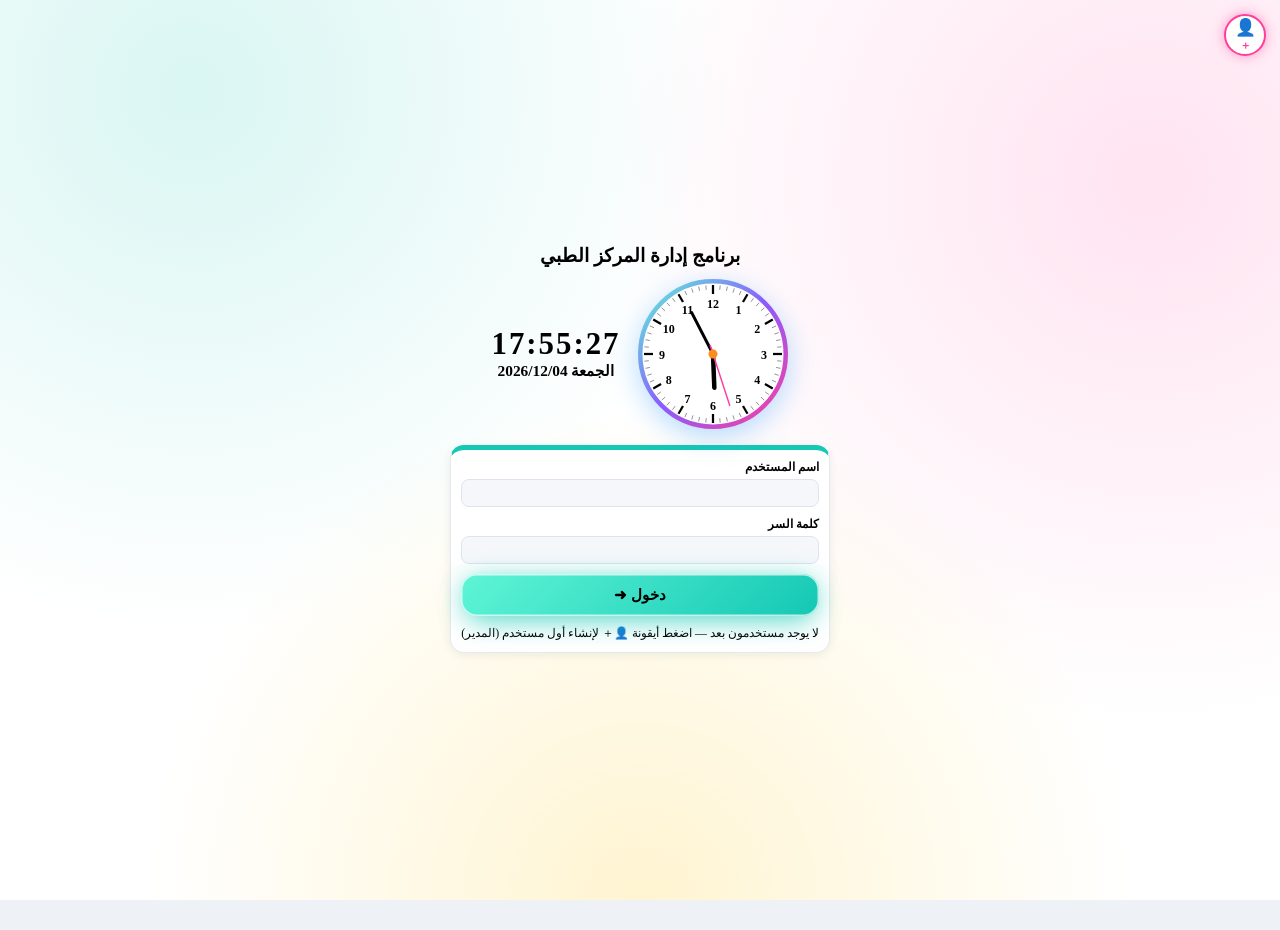
<file: medical-center/demo/index.html>
<!DOCTYPE html>
<html lang="ar" dir="rtl">
<head>
<meta charset="utf-8">
<meta name="viewport" content="width=device-width, initial-scale=1, viewport-fit=cover">
<meta name="theme-color" content="#ffffff">
<title>برنامج إدارة المركز الطبي</title>
<style>
/* برنامج إدارة المركز الطبي — واجهة إنفوجرافيك سينمائية على خلفية بيضاء، الخط Times New Roman أسود */
:root{
  --ink:#000;
  --line:#e7e9ef;
  --soft:#f6f7fb;
  --teal:#14c8b4;--teal2:#5ff5d6;
  --orange:#ff8a1f;--orange2:#ffc46b;
  --pink:#ff3d9a;--pink2:#ff9ac9;
  --violet:#8a5cff;--violet2:#c4a8ff;
  --blue:#2f9bff;--blue2:#8fd0ff;
  --gold:#ffc400;--gold2:#ffe27a;
  --red:#ff4d4d;--red2:#ff9a9a;
  --lime:#8fd91a;--lime2:#d4f56b;
  --cyan:#12c6e8;--cyan2:#7ff0ff;
}
*{box-sizing:border-box;font-family:"Times New Roman",Times,serif;color:#000}
html,body{margin:0;background:#fff;direction:rtl;font-size:17px;-webkit-text-size-adjust:100%}
body{min-height:100vh;overflow-x:hidden}
button,input,select,textarea{font:inherit;color:#000}
a{color:#000}
.hid{position:absolute;opacity:0;pointer-events:none;width:1px;height:1px}
.hidden{display:none!important}

/* ---------- ألوان الكروت ---------- */
.c-teal{--a:var(--teal2);--b:var(--teal);--g:rgba(20,200,180,.55)}
.c-orange{--a:var(--orange2);--b:var(--orange);--g:rgba(255,138,31,.55)}
.c-pink{--a:var(--pink2);--b:var(--pink);--g:rgba(255,61,154,.5)}
.c-violet{--a:var(--violet2);--b:var(--violet);--g:rgba(138,92,255,.5)}
.c-blue{--a:var(--blue2);--b:var(--blue);--g:rgba(47,155,255,.5)}
.c-gold{--a:var(--gold2);--b:var(--gold);--g:rgba(255,196,0,.55)}
.c-red{--a:var(--red2);--b:var(--red);--g:rgba(255,77,77,.5)}
.c-lime{--a:var(--lime2);--b:var(--lime);--g:rgba(143,217,26,.55)}
.c-cyan{--a:var(--cyan2);--b:var(--cyan);--g:rgba(18,198,232,.55)}

/* ---------- الكرت المضيء ---------- */
.glow{position:relative;overflow:hidden;border-radius:22px;cursor:pointer;border:0;
  background:linear-gradient(135deg,var(--a),var(--b));
  box-shadow:inset 0 0 0 1.5px rgba(255,255,255,.7),0 12px 28px -8px var(--g),0 0 26px -4px var(--g);
  animation:pulse 3.2s ease-in-out infinite alternate;
  transition:transform .25s cubic-bezier(.2,.9,.3,1.3),box-shadow .25s;
  -webkit-tap-highlight-color:transparent;text-align:center}
.glow::before{content:"";position:absolute;inset:-60% -30%;background:linear-gradient(105deg,transparent 40%,rgba(255,255,255,.55) 50%,transparent 60%);transform:translateX(-120%);animation:sheen 4.5s ease-in-out infinite}
.glow::after{content:"";position:absolute;width:140%;aspect-ratio:1;border-radius:50%;left:50%;top:50%;translate:-50% -50%;scale:0;background:rgba(255,255,255,.65);opacity:0;pointer-events:none}
.glow:hover{transform:translateY(-6px) scale(1.03);box-shadow:inset 0 0 0 1.5px rgba(255,255,255,.8),0 18px 36px -8px var(--g),0 0 40px 0 var(--g)}
.glow:active,.glow.pop{transform:scale(.93)}
.glow.pop::after{animation:ripple .45s ease-out}
@keyframes pulse{from{filter:saturate(1)}to{filter:saturate(1.25) brightness(1.04)}}
@keyframes sheen{0%,55%{transform:translateX(-120%)}100%{transform:translateX(120%)}}
@keyframes ripple{from{scale:0;opacity:.9}to{scale:1;opacity:0}}
@keyframes zoomIn{from{opacity:0;transform:scale(.94) translateY(14px)}to{opacity:1;transform:none}}
@keyframes floaty{0%,100%{transform:translateY(0)}50%{transform:translateY(-6px)}}
@keyframes spin{to{rotate:360deg}}

/* ---------- الهيكل ---------- */
#app{min-height:100vh}
.top{position:sticky;top:0;z-index:30;display:flex;align-items:center;gap:12px;padding:10px 18px;background:rgba(255,255,255,.92);backdrop-filter:blur(8px);border-bottom:3px solid transparent;border-image:linear-gradient(90deg,var(--teal),var(--blue),var(--violet),var(--pink),var(--orange),var(--gold)) 1}
.top .brand{display:flex;align-items:center;gap:10px;cursor:pointer;font-weight:bold;font-size:1.15rem}
.vbanner{background:#ffe9e9;border:1px solid #e53935;color:#c62828;font-size:.74rem;padding:4px 8px;border-radius:8px;display:flex;flex-wrap:wrap;gap:4px 14px;align-items:center}.vbanner b{color:#8e0000}
.top .brand svg,.top .brand img{width:42px;height:42px;object-fit:contain}
.top .grow{flex:1}
.top .who{font-size:.95rem;display:flex;align-items:center;gap:8px}
.top .who b{padding:2px 10px;border-radius:99px;background:linear-gradient(135deg,var(--gold2),var(--gold))}
.main{padding:18px;max-width:1500px;margin:0 auto;animation:zoomIn .35s ease-out}
h1,h2,h3{margin:.2em 0}
.pagehead{display:flex;flex-wrap:wrap;align-items:center;gap:12px;margin-bottom:14px}
.pagehead h1{font-size:1.6rem;display:flex;align-items:center;gap:10px}
.pagehead .ico{width:46px;height:46px;border-radius:14px;display:grid;place-items:center;font-size:1.5rem;background:linear-gradient(135deg,var(--a),var(--b));box-shadow:0 8px 18px -6px var(--g)}

/* ---------- أزرار ---------- */
.btn{border:0;border-radius:12px;padding:9px 18px;cursor:pointer;font-weight:bold;background:linear-gradient(135deg,var(--a,#e8ecf5),var(--b,#cfd6e6));box-shadow:0 6px 14px -6px var(--g,rgba(0,0,0,.3));transition:transform .15s,box-shadow .15s;position:relative;overflow:hidden}
.btn:hover{transform:translateY(-2px)}
.btn:active{transform:scale(.95)}
.btn:disabled{opacity:.5;cursor:wait}
.btn.sm{padding:5px 11px;font-size:.88rem;border-radius:9px}
.btn.ghost{background:#fff;box-shadow:inset 0 0 0 2px var(--b,#cfd6e6)}

/* ---------- نماذج ---------- */
.panel{background:#fff;border-radius:20px;padding:16px;margin-bottom:16px;border:1px solid var(--line);box-shadow:0 10px 30px -18px rgba(40,40,80,.45)}
.panel>h3{margin:0 0 10px;display:flex;align-items:center;gap:8px}
.panel.accent{border-top:5px solid var(--b)}
.grid{display:grid;grid-template-columns:repeat(auto-fill,minmax(230px,1fr));gap:12px}
.fld{display:flex;flex-direction:column;gap:4px;position:relative}
.fld.full{grid-column:1/-1}
.fld label{font-weight:bold;font-size:.95rem}
.fld label i{color:var(--red);font-style:normal}
.fld input,.fld select,.fld textarea,.bar input,.bar select{border:2px solid #dfe3ee;border-radius:12px;padding:9px 12px;background:#fff;width:100%;outline:0;transition:border-color .2s,box-shadow .2s}
.fld input:focus,.fld select:focus,.fld textarea:focus,.bar input:focus,.bar select:focus{border-color:var(--blue);box-shadow:0 0 0 4px rgba(47,155,255,.18)}
.fld input[readonly]{background:var(--soft);font-weight:bold}
.dt{display:flex;gap:6px}.dtb{position:relative;display:inline-flex}.dtb button{height:100%;min-width:40px}.dtb .dpk{position:absolute;inset:0;width:100%;height:100%;opacity:0;cursor:pointer;border:0;padding:0}.dtb .dpk::-webkit-calendar-picker-indicator{position:absolute;inset:0;width:100%;height:100%;cursor:pointer}.dt button{border:0;border-radius:12px;padding:0 12px;cursor:pointer;background:linear-gradient(135deg,var(--blue2),var(--blue));font-size:1.1rem}
.seg{display:flex;flex-wrap:wrap;gap:8px}
.seg button{border:2px solid #dfe3ee;background:#fff;border-radius:12px;padding:8px 16px;cursor:pointer;font-weight:bold;transition:all .2s}
.seg button.on{border-color:transparent;background:linear-gradient(135deg,var(--a),var(--b));box-shadow:0 8px 18px -8px var(--g);transform:scale(1.05)}
.imgfld{display:flex;align-items:center;gap:10px;border:2px dashed #cfd6e6;border-radius:12px;padding:8px}
.imgfld .th{width:64px;height:64px;border-radius:10px;background:var(--soft) center/cover;display:grid;place-items:center;overflow:hidden;cursor:zoom-in;font-size:1.6rem}
.imgfld .th img{width:100%;height:100%;object-fit:cover}
.actions{display:flex;gap:10px;flex-wrap:wrap;margin-top:12px}
.sub{margin-top:12px;padding:12px;border-radius:16px;background:linear-gradient(135deg,rgba(255,196,0,.14),rgba(255,138,31,.12));border:2px solid rgba(255,138,31,.4);animation:zoomIn .3s}
.sub h4{margin:0 0 8px}
.ro-big{font-size:1.25rem;font-weight:bold}

/* ---------- الاقتراحات ---------- */
.sgbox{position:absolute;z-index:80;background:#fff;border-radius:12px;border:2px solid var(--blue);box-shadow:0 14px 30px -10px rgba(0,0,0,.35);max-height:240px;overflow:auto;min-width:200px}
.sgbox div{padding:8px 12px;cursor:pointer}
.sgbox div:hover,.sgbox div.on{background:linear-gradient(90deg,var(--blue2),var(--cyan2))}

/* ---------- الجداول ---------- */
.tools,.bar{display:flex;flex-wrap:wrap;gap:10px;align-items:center;margin-bottom:12px}
.bar .seg button{padding:6px 14px}
.bar input[type=text],.bar select{width:auto;min-width:150px}
.tbl-wrap{overflow:auto;border-radius:16px;border:1px solid var(--line)}
table{border-collapse:collapse;width:100%;font-size:.95rem}
th{position:sticky;top:0;background:linear-gradient(135deg,var(--teal2),var(--blue2));padding:9px 10px;white-space:nowrap;text-align:right}
td{padding:7px 10px;border-top:1px solid var(--line);white-space:nowrap}
tbody tr:nth-child(even){background:#fafbff}
tbody tr:hover{background:#fff7e0}
tfoot td{font-weight:bold;background:linear-gradient(135deg,var(--gold2),var(--orange2));border-top:2px solid var(--orange)}
.lnk{cursor:pointer;font-weight:bold;border-bottom:2px dotted var(--violet);padding-bottom:1px}
.lnk:hover{background:var(--violet2)}
.tag{display:inline-block;padding:2px 10px;border-radius:99px;font-size:.85rem;font-weight:bold;background:linear-gradient(135deg,var(--a,#eee),var(--b,#ddd))}
.empty{padding:30px;text-align:center;opacity:.7}
.mini-img{width:34px;height:34px;border-radius:8px;object-fit:cover;cursor:zoom-in;vertical-align:middle}

/* ---------- لوحة البداية ---------- */
.kpis{display:grid;grid-template-columns:repeat(auto-fit,minmax(170px,1fr));gap:14px;margin-bottom:18px}
.kpi{padding:16px 10px;cursor:pointer}
.kpi small{display:block;font-weight:bold}
.kpi strong{display:block;font-size:1.9rem;margin-top:4px}
.sect{display:flex;align-items:center;gap:10px;margin:20px 0 10px}
.sect h2{font-size:1.3rem}
.sect::after{content:"";flex:1;height:4px;border-radius:4px;background:linear-gradient(90deg,var(--teal),var(--violet),var(--pink),transparent)}
.cards{display:grid;grid-template-columns:repeat(auto-fill,minmax(190px,1fr));gap:16px}
.tile{padding:20px 10px;min-height:128px;display:flex;flex-direction:column;align-items:center;justify-content:center;gap:6px}
.tile .ic{font-size:2.3rem;animation:floaty 3.4s ease-in-out infinite}
.tile b{font-size:1.12rem}
.tile .n{font-size:1.5rem;font-weight:bold}
.tile.clinic{align-items:stretch;text-align:right;padding:14px 16px;min-height:118px}
.tile.clinic .row{display:flex;justify-content:space-between;align-items:baseline}
.tile.clinic .meter{height:8px;border-radius:8px;background:rgba(255,255,255,.55);overflow:hidden}
.tile.clinic .meter i{display:block;height:100%;background:#000;opacity:.75;border-radius:8px;transition:width .8s}
.charts{display:grid;grid-template-columns:repeat(auto-fit,minmax(320px,1fr));gap:16px}
.legend{display:flex;flex-wrap:wrap;gap:8px 14px;margin-top:8px;font-size:.9rem}
.legend i{display:inline-block;width:12px;height:12px;border-radius:4px;margin-inline-end:5px;vertical-align:middle}
.barrow{display:grid;grid-template-columns:130px 1fr 80px;gap:8px;align-items:center;margin:6px 0}
.barrow .tr{height:16px;border-radius:10px;background:var(--soft);overflow:hidden}
.barrow .tr i{display:block;height:100%;border-radius:10px;background:linear-gradient(90deg,var(--a),var(--b));box-shadow:0 0 12px var(--g);transition:width .8s}

/* ---------- تسجيل الدخول ---------- */
.login{min-height:100vh;display:grid;place-items:center;padding:16px;
  background:radial-gradient(circle at 15% 10%,rgba(20,200,180,.16),transparent 40%),radial-gradient(circle at 90% 20%,rgba(255,61,154,.14),transparent 40%),radial-gradient(circle at 50% 100%,rgba(255,196,0,.18),transparent 45%),#fff}
.login .box{width:min(430px,100%);text-align:center;animation:zoomIn .5s}
.login .logo svg{width:110px;height:110px;animation:floaty 4s ease-in-out infinite;filter:drop-shadow(0 10px 14px rgba(255,61,154,.35))}
.login h1{font-size:1.7rem;margin:6px 0 12px}
.clockbox{display:flex;align-items:center;justify-content:center;gap:18px;margin:8px 0 16px;flex-wrap:wrap}
.clockbox svg{width:150px;height:150px;filter:drop-shadow(0 8px 14px rgba(47,155,255,.35))}
.digital{font-size:2.2rem;font-weight:bold;letter-spacing:2px;direction:ltr}
.dateline{font-size:1.1rem;font-weight:bold}
.login form{display:grid;gap:10px;text-align:right}
.login .glow.btnbig{padding:12px;font-size:1.1rem;font-weight:bold;border-radius:16px}
.linkbtn{background:none;border:0;cursor:pointer;font-weight:bold;text-decoration:underline;margin-top:10px}

/* ---------- نوافذ ---------- */
.modal{position:fixed;inset:0;z-index:100;background:rgba(20,20,40,.45);display:grid;place-items:center;padding:16px;animation:zoomIn .2s}
.modal .m{max-height:92vh;overflow:auto;background:#fff;border-radius:20px;padding:20px;max-width:min(560px,100%);box-shadow:0 30px 60px -20px rgba(0,0,0,.5);border-top:6px solid var(--violet)}
.modal .m img{max-width:100%;max-height:80vh;border-radius:12px;display:block}
.toast{position:fixed;bottom:20px;left:50%;translate:-50% 0;z-index:200;padding:12px 22px;border-radius:14px;font-weight:bold;background:linear-gradient(135deg,var(--lime2),var(--lime));box-shadow:0 14px 30px -10px rgba(0,0,0,.4);animation:zoomIn .25s}
.toast.err{background:linear-gradient(135deg,var(--red2),var(--red))}
.spinner{width:42px;height:42px;border-radius:50%;border:5px solid var(--violet2);border-top-color:var(--pink);animation:spin .8s linear infinite;margin:40px auto}
.perm-grid{display:grid;grid-template-columns:repeat(auto-fill,minmax(200px,1fr));gap:6px}
.perm-grid label{display:flex;gap:8px;align-items:center;padding:6px 10px;border-radius:10px;background:var(--soft);cursor:pointer}
.perm-grid input{width:auto}

@media(max-width:700px){html,body{font-size:16px}.main{padding:12px}.top .who span{display:none}.barrow{grid-template-columns:90px 1fr 64px}}
@media print{@page{size:A4 landscape;margin:10mm}.pagehead,#frm,form,.btn,.seg,input,select,textarea,.linkbtn,.cards,.tabs,.hint,.modal,.backdrop{display:none!important}.kpis{display:grid!important}html,body{font-size:11px}table{font-size:10px}td,th{white-space:normal}.printhead{display:block!important;text-align:center;margin-bottom:8px;border-bottom:3px solid #000}.sgbox{display:none}.top,.tools,.bar,.actions,.noprint,.toast{display:none!important}.main{padding:0;animation:none}.panel{box-shadow:none;break-inside:avoid}.glow{animation:none;box-shadow:none;border:1px solid #999}.glow::before{display:none}.tbl-wrap{overflow:visible}th{position:static}}
@media screen{.printhead{display:none}}
@media(prefers-reduced-motion:reduce){*{animation:none!important;transition:none!important}}

.newuser{position:fixed;top:14px;inset-inline-start:14px;width:42px;height:42px;border-radius:50%;border:2px solid #ff3d9a;background:#fff;font-size:1.2rem;cursor:pointer;box-shadow:0 0 12px rgba(255,61,154,.5);z-index:5}
.newuser sup{font-size:.8rem;color:#ff3d9a;font-weight:bold}
.hidden{display:none!important}

/* ---------- تصغير الشاشات والكروت ---------- */
html,body{font-size:14px}
.top{padding:6px 12px;gap:8px}.top .brand{font-size:1rem}.top .brand svg{width:32px;height:32px}.top .who{font-size:.85rem}
.main{padding:10px}
.pagehead{margin-bottom:8px;gap:8px}.pagehead h1{font-size:1.2rem;margin:0;gap:8px}.pagehead .ico{width:34px;height:34px;border-radius:10px;font-size:1.1rem}
.glow{border-radius:14px}
.btn{padding:6px 12px;border-radius:9px;font-size:.9rem}.btn.sm{padding:3px 8px;font-size:.8rem;border-radius:7px}
.panel{padding:10px;border-radius:14px;margin-bottom:10px}.panel>h3{margin:0 0 6px;font-size:1rem}
.grid{grid-template-columns:repeat(auto-fill,minmax(180px,1fr));gap:8px}
.fld label{font-size:.85rem}.fld input,.fld select,.fld textarea,.bar input,.bar select{padding:5px 8px;border-radius:8px;border-width:1.5px}
table{font-size:.85rem}th{padding:5px 7px}td{padding:4px 7px}
.kpis{grid-template-columns:repeat(auto-fit,minmax(120px,1fr));gap:8px;margin-bottom:10px}
.kpi{padding:8px 6px}.kpi small{font-size:.78rem}.kpi strong{font-size:1.2rem;margin-top:2px}
.sect{margin:12px 0 6px}.sect h2{font-size:1.05rem;margin:0}.sect::after{height:3px}
.cards{grid-template-columns:repeat(auto-fill,minmax(120px,1fr));gap:8px}
.tile{padding:8px 6px;min-height:76px;gap:3px}.tile .ic{font-size:1.5rem}.tile b{font-size:.88rem}.tile .n{font-size:1.05rem}
.tile.clinic{padding:8px 10px;min-height:72px}.tile.clinic .meter{height:5px}
.charts{grid-template-columns:repeat(auto-fit,minmax(240px,1fr));gap:8px}
.login .box{width:min(380px,100%)}.login .logo svg{width:84px;height:84px}.login h1{font-size:1.35rem}
.modal .box,.modal>div{max-width:min(560px,96vw)}
.daytot td{background:#f3f3f3;font-weight:bold}

.tile.clinic{position:relative}.tile.clinic .cdocs{display:block;font-size:.72rem;opacity:.85;margin:2px 0;line-height:1.3;max-height:2.6em;overflow:hidden}.cinfo{position:absolute;top:4px;left:6px;font-size:.8rem;background:rgba(255,255,255,.75);border-radius:50%;width:20px;height:20px;display:grid;place-items:center;cursor:pointer;line-height:1}.rowsel,.selall{width:16px;height:16px}

.cards .tile:not(.clinic){padding:4px 3px;min-height:52px;gap:1px;border-radius:11px}.cards:has(.tile:not(.clinic)){grid-template-columns:repeat(auto-fill,minmax(88px,1fr));gap:6px}.tile:not(.clinic) .ic{font-size:1.1rem;animation:none}.tile:not(.clinic) b{font-size:.74rem}.tile:not(.clinic) .n{font-size:.85rem}

/* ===== كروت صغيرة مضيئة متحركة ===== */
@keyframes glowpulse{0%{box-shadow:inset 0 0 0 1.5px rgba(255,255,255,.7),0 4px 10px -4px var(--g),0 0 8px -2px var(--g)}100%{box-shadow:inset 0 0 0 1.5px rgba(255,255,255,.9),0 6px 16px -4px var(--g),0 0 22px 2px var(--g)}}
@keyframes bob{0%,100%{transform:translateY(0)}50%{transform:translateY(-2px)}}
.kpis .kpi.glow,.cards .tile.glow:not(.clinic){animation:glowpulse 1.8s ease-in-out infinite alternate,bob 3.6s ease-in-out infinite}
.kpis{grid-template-columns:repeat(auto-fit,minmax(104px,1fr));gap:6px}
.kpis .kpi.glow{padding:5px 6px;border-radius:11px}.kpis .kpi small{font-size:.7rem}.kpis .kpi strong{font-size:1rem;margin-top:0}
.cards:has(.tile:not(.clinic)){grid-template-columns:repeat(auto-fill,minmax(84px,1fr));gap:6px}
.cards .tile.glow:not(.clinic){padding:4px 3px;min-height:48px;gap:1px;border-radius:11px;flex-direction:column}
.tile:not(.clinic) .ic{font-size:1.05rem;animation:none}.tile:not(.clinic) b{font-size:.7rem}.tile:not(.clinic) .n{font-size:.8rem}
.tile.clinic{padding:5px 8px;min-height:60px;animation:glowpulse 2s ease-in-out infinite alternate}

/* ===== شريط الأذكار والحسابات ===== */
@keyframes azkmove{from{transform:translateX(-100%)}to{transform:translateX(100vw)}}
@keyframes bgflow{0%{background-position:0 50%}100%{background-position:200% 50%}}
@keyframes dmove{from{transform:translateX(-50%)}to{transform:translateX(0)}}
.azkbar{display:flex;align-items:center;gap:6px;padding:3px 8px;color:#fff;font-size:.85rem;font-weight:bold;background:linear-gradient(90deg,#0ea5a4,#3b82f6,#8b5cf6,#ec4899,#f59e0b,#0ea5a4);background-size:200% 100%;animation:bgflow 12s linear infinite;direction:rtl}
.azkmute{border:0;background:rgba(255,255,255,.3);border-radius:50%;width:24px;height:24px;line-height:24px;padding:0;cursor:pointer;font-size:.85rem;flex:none}
.azkwrap{flex:1;overflow:hidden;white-space:nowrap;direction:ltr;position:relative;height:1.5em}
.azktxt{position:absolute;right:auto;left:0;direction:rtl;white-space:nowrap;text-shadow:0 1px 2px rgba(0,0,0,.35);will-change:transform}
.daybar{position:fixed;bottom:0;left:0;right:0;z-index:40;overflow:hidden;white-space:nowrap;padding:3px 0;color:#fff;font-size:.82rem;background:linear-gradient(90deg,#f59e0b,#ef4444,#ec4899,#8b5cf6,#3b82f6,#0ea5a4,#f59e0b);background-size:200% 100%;animation:bgflow 14s linear infinite reverse;direction:ltr}
.dtrack{display:inline-block;animation:dmove 40s linear infinite;direction:rtl}
.dchip{display:inline-block;margin:0 14px;text-shadow:0 1px 2px rgba(0,0,0,.35)}
.dchip b{background:rgba(255,255,255,.28);border-radius:8px;padding:0 6px}
.daybar:hover .dtrack{animation-play-state:paused}
#app{padding-bottom:30px}
@media print{.azkbar,.daybar{display:none!important}#app{padding-bottom:0}}


.kpis .kpi,.cards .tile{position:relative}
.cinfo2{position:absolute;top:50%;margin-top:-8px;left:2px;font-size:.7rem;line-height:1;cursor:pointer;font-style:normal;font-weight:bold;color:#333;background:rgba(255,255,255,.8);border-radius:50%;width:16px;height:16px;display:flex;align-items:center;justify-content:center;box-shadow:0 0 4px rgba(0,0,0,.25);z-index:3}
.cinfo2:hover{background:#fff;transform:scale(1.15)}
@media print{.cinfo2{display:none!important}}

.kpis .kpi.hasinfo,.cards .tile.hasinfo{padding-left:20px}

.bcode{font-family:monospace;letter-spacing:1px;font-size:.78rem}

/* ================= الشكل الجديد: قائمة جانبية داكنة + أكواد برتقالية ================= */
body{background:#eef2f7}
.shell{display:flex;align-items:flex-start;min-height:100vh}
.content{flex:1;min-width:0}
.side{width:232px;flex:none;position:sticky;top:0;height:100vh;overflow:auto;background:linear-gradient(180deg,#27384d,#1a2533);border-top:4px solid var(--orange);padding:8px 0 48px;z-index:35}
.side *{color:#fff}
.side .sbrand{display:flex;flex-direction:column;align-items:center;gap:6px;padding:12px 10px 14px;cursor:pointer;text-align:center;border-bottom:1px solid rgba(255,255,255,.12);margin-bottom:6px}
.side .sbrand svg,.side .sbrand img{width:54px;height:54px;object-fit:contain}
.side .sbrand b{font-size:1.05rem;line-height:1.3}
.side .sh{font-size:.72rem;opacity:.55;padding:12px 16px 4px;letter-spacing:.5px}
.side .si{display:flex;width:100%;gap:10px;align-items:center;padding:9px 16px;border:0;background:none;text-align:right;cursor:pointer;font-size:.95rem;transition:background .15s}
.side .si:hover{background:rgba(255,255,255,.09)}
.side .si.on{background:var(--orange);font-weight:bold}
.side .si span{width:22px;text-align:center}
.top{background:#fff;border-bottom:3px solid var(--orange);border-image:none}
.menubtn{display:none}
.panel{border-radius:14px;box-shadow:0 2px 10px rgba(30,50,80,.08)}
.pagehead h1{font-size:1.5rem}
.ringbox{display:flex;align-items:center;gap:14px}
.ring{width:74px;height:74px;border-radius:50%;background:conic-gradient(var(--orange) calc(var(--p)*1%),#e3e8ef 0);display:grid;place-items:center;position:relative}
.ring::before{content:"";position:absolute;inset:9px;background:#fff;border-radius:50%}
.ring b{position:relative;font-size:1rem}
.grid2{display:grid;grid-template-columns:repeat(2,1fr);gap:12px}.grid3{display:grid;grid-template-columns:repeat(3,1fr);gap:12px}
.chips{display:flex;flex-wrap:wrap;gap:6px;margin:6px 0}.chip{padding:3px 10px;border-radius:99px;background:#eef2f7;font-size:.9rem}
.steps3{display:flex;gap:8px;margin:6px 0}.steps3 span{flex:1;text-align:center;padding:8px;border-radius:10px;background:#eef2f7;opacity:.6}.steps3 span.on{background:#fff3e6;opacity:1;border:1px solid var(--orange)}
.num{display:inline-grid;place-items:center;width:26px;height:26px;border-radius:50%;background:var(--orange);color:#fff}
@media(max-width:900px){
  .menubtn{display:inline-block}
  .side{position:fixed;right:0;top:0;transform:translateX(100%);transition:transform .25s;box-shadow:-6px 0 20px rgba(0,0,0,.3)}
  .side.open{transform:none}
  .grid2,.grid3{grid-template-columns:1fr}
}
@media print{.side,.menubtn{display:none!important}.shell{display:block}}

</style>
</head>
<body>
<div id="app"></div>
<script>window.API_MODE='local';window.BUILD_TS=1795427947;window.SEED={"services":[{"type":"clinic","name":"عظام","price":100.0,"tax":10.0},{"type":"clinic","name":"رمد","price":100.0,"tax":10.0},{"type":"clinic","name":"باطنه وطوارئ","price":60.0,"tax":10.0},{"type":"clinic","name":"كلى والكلى الصناعية","price":100.0,"tax":10.0},{"type":"clinic","name":"جلديه","price":90.0,"tax":10.0},{"type":"clinic","name":"انف واذن","price":80.0,"tax":10.0},{"type":"clinic","name":"جهاز هضمي وكبد","price":110.0,"tax":10.0},{"type":"clinic","name":"مخ وأعصاب","price":130.0,"tax":10.0},{"type":"clinic","name":"نساء","price":100.0,"tax":10.0},{"type":"clinic","name":"تخاطب وتنمية مهارات","price":50.0,"tax":5.0},{"type":"clinic","name":"صدر","price":90.0,"tax":10.0},{"type":"clinic","name":"جراحة عامه","price":70.0,"tax":10.0},{"type":"clinic","name":"علاج طبيعى","price":50.0,"tax":10.0},{"type":"clinic","name":"مسالك بوليه","price":110.0,"tax":10.0},{"type":"clinic","name":"اسنان","price":40.0,"tax":10.0},{"type":"clinic","name":"تركيبات الاسنان","price":0,"tax":0},{"type":"clinic","name":"عمليات جراحية","price":0,"tax":0},{"type":"clinic","name":"تحاليل","price":0,"tax":0},{"type":"clinic","name":"معمل شركات","price":0,"tax":0},{"type":"clinic","name":"الحجامه","price":200.0,"tax":10.0},{"type":"clinic","name":"تخدير","price":0,"tax":0},{"type":"clinic","name":"طبيب اطفال","price":0,"tax":0},{"type":"radiology","name":"أشعة أسنان (فيلم)","price":40,"tax":0},{"type":"radiology","name":"أشعة أسنان (2 فيلم)","price":80,"tax":0},{"type":"radiology","name":"أشعة أسنان (4 أفلام)","price":160,"tax":0},{"type":"radiology","name":"أشعة عادية","price":0,"tax":0},{"type":"radiology","name":"موجات صوتية","price":250,"tax":0},{"type":"lab","name":"تحاليل","price":0,"tax":0},{"type":"lab","name":"تحاليل شركات","price":0,"tax":0},{"type":"lab","name":"معمل لاب تولاب","price":0,"tax":0},{"type":"operation","name":"عمليات جراحية","price":0,"tax":0},{"type":"operation","name":"فتح خراج","price":400,"tax":0},{"type":"operation","name":"استئصال كيس شمعي","price":450,"tax":0},{"type":"operation","name":"استئصال بواسير وشرخ شرجي","price":0,"tax":0},{"type":"operation","name":"خياطة جرح تحت مخدر موضعي","price":77,"tax":0},{"type":"operation","name":"تركيب جبيرة تحت الركبة","price":110,"tax":0},{"type":"operation","name":"جبس تحت الركبة","price":0,"tax":0},{"type":"operation","name":"طوارئ جراحة","price":0,"tax":0},{"type":"operation","name":"طوارئ عظام","price":0,"tax":0},{"type":"service","name":"كشف","price":0,"tax":0},{"type":"service","name":"استشارة","price":0,"tax":0},{"type":"service","name":"غيار","price":0,"tax":0},{"type":"service","name":"خياطة","price":0,"tax":0},{"type":"service","name":"نسبة شركات","price":0,"tax":0},{"type":"service","name":"خلع أسنان عادي (ضرس)","price":200,"tax":0},{"type":"service","name":"خلع جراحي","price":350,"tax":0},{"type":"service","name":"حشو أسنان","price":0,"tax":0},{"type":"service","name":"حشو كمبوزيت (ضرس)","price":400,"tax":0},{"type":"service","name":"حشو ليزر (ضرس)","price":400,"tax":0},{"type":"service","name":"حشو عصب (ضرس)","price":750,"tax":0},{"type":"service","name":"إزالة رواسب","price":300,"tax":0},{"type":"service","name":"طربوش بورسلين","price":1000,"tax":0},{"type":"service","name":"دعامة فايبر جلاس","price":600,"tax":0},{"type":"service","name":"علاج طبيعي (جلسة)","price":50,"tax":0},{"type":"service","name":"جلسات علاج طبيعي (6)","price":300,"tax":0},{"type":"service","name":"جلسات علاج طبيعي (12)","price":600,"tax":0},{"type":"service","name":"حجامة","price":200,"tax":0},{"type":"lab","name":"صورة دم كاملة (CBC)","price":0,"tax":0,"abbr":"CBC"},{"type":"lab","name":"سرعة الترسيب (ESR)","price":0,"tax":0,"abbr":"ESR"},{"type":"lab","name":"بروتين سي التفاعلي (CRP)","price":0,"tax":0,"abbr":"CRP"},{"type":"lab","name":"هيموجلوبين (HB)","price":0,"tax":0,"abbr":"HB"},{"type":"lab","name":"زمرة الدم وعامل ريسس (ABO/Rh)","price":0,"tax":0,"abbr":"ABO/Rh"},{"type":"lab","name":"زمن البروثرومبين (PT)","price":0,"tax":0,"abbr":"PT"},{"type":"lab","name":"زمن الثرومبوبلاستين الجزئي (PTT)","price":0,"tax":0,"abbr":"PTT"},{"type":"lab","name":"نسبة التجلط الدولية (INR)","price":0,"tax":0,"abbr":"INR"},{"type":"lab","name":"سكر صائم (FBS)","price":0,"tax":0,"abbr":"FBS"},{"type":"lab","name":"سكر فطار (2hPP)","price":0,"tax":0,"abbr":"2hPP"},{"type":"lab","name":"سكر عشوائي (RBS)","price":0,"tax":0,"abbr":"RBS"},{"type":"lab","name":"سكر تراكمي (HbA1c)","price":0,"tax":0,"abbr":"HbA1c"},{"type":"lab","name":"منحنى السكر (GTT)","price":0,"tax":0,"abbr":"GTT"},{"type":"lab","name":"وظائف كبد (LFT)","price":0,"tax":0,"abbr":"LFT"},{"type":"lab","name":"انزيم ALT (SGPT/ALT)","price":0,"tax":0,"abbr":"SGPT/ALT"},{"type":"lab","name":"انزيم AST (SGOT/AST)","price":0,"tax":0,"abbr":"SGOT/AST"},{"type":"lab","name":"فوسفاتيز قلوي (ALP)","price":0,"tax":0,"abbr":"ALP"},{"type":"lab","name":"جاما جي تي (GGT)","price":0,"tax":0,"abbr":"GGT"},{"type":"lab","name":"بيليروبين كلي ومباشر (Bil)","price":0,"tax":0,"abbr":"Bil"},{"type":"lab","name":"ألبومين (Alb)","price":0,"tax":0,"abbr":"Alb"},{"type":"lab","name":"بروتين كلي (TP)","price":0,"tax":0,"abbr":"TP"},{"type":"lab","name":"وظائف كلى (KFT)","price":0,"tax":0,"abbr":"KFT"},{"type":"lab","name":"يوريا (Urea)","price":0,"tax":0,"abbr":"Urea"},{"type":"lab","name":"كرياتينين (Creat)","price":0,"tax":0,"abbr":"Creat"},{"type":"lab","name":"حمض اليوريك (UA)","price":0,"tax":0,"abbr":"UA"},{"type":"lab","name":"صوديوم (Na)","price":0,"tax":0,"abbr":"Na"},{"type":"lab","name":"بوتاسيوم (K)","price":0,"tax":0,"abbr":"K"},{"type":"lab","name":"كالسيوم (Ca)","price":0,"tax":0,"abbr":"Ca"},{"type":"lab","name":"فوسفور (P)","price":0,"tax":0,"abbr":"P"},{"type":"lab","name":"مغنيسيوم (Mg)","price":0,"tax":0,"abbr":"Mg"},{"type":"lab","name":"حديد (Fe)","price":0,"tax":0,"abbr":"Fe"},{"type":"lab","name":"سعة ارتباط الحديد (TIBC)","price":0,"tax":0,"abbr":"TIBC"},{"type":"lab","name":"فيريتين (Ferritin)","price":0,"tax":0,"abbr":"Ferritin"},{"type":"lab","name":"دهون ثلاثية (TG)","price":0,"tax":0,"abbr":"TG"},{"type":"lab","name":"كوليسترول كلي (Chol)","price":0,"tax":0,"abbr":"Chol"},{"type":"lab","name":"كوليسترول HDL (HDL)","price":0,"tax":0,"abbr":"HDL"},{"type":"lab","name":"كوليسترول LDL (LDL)","price":0,"tax":0,"abbr":"LDL"},{"type":"lab","name":"ملف دهون كامل (Lipid Profile)","price":0,"tax":0,"abbr":"Lipid Profile"},{"type":"lab","name":"الغدة الدرقية TSH (TSH)","price":0,"tax":0,"abbr":"TSH"},{"type":"lab","name":"هرمون T3 الحر (FT3)","price":0,"tax":0,"abbr":"FT3"},{"type":"lab","name":"هرمون T4 الحر (FT4)","price":0,"tax":0,"abbr":"FT4"},{"type":"lab","name":"فيتامين د (Vit D)","price":0,"tax":0,"abbr":"Vit D"},{"type":"lab","name":"فيتامين ب12 (Vit B12)","price":0,"tax":0,"abbr":"Vit B12"},{"type":"lab","name":"حمض الفوليك (Folic)","price":0,"tax":0,"abbr":"Folic"},{"type":"lab","name":"هرمون الحليب (PRL)","price":0,"tax":0,"abbr":"PRL"},{"type":"lab","name":"هرمون FSH (FSH)","price":0,"tax":0,"abbr":"FSH"},{"type":"lab","name":"هرمون LH (LH)","price":0,"tax":0,"abbr":"LH"},{"type":"lab","name":"استراديول (E2)","price":0,"tax":0,"abbr":"E2"},{"type":"lab","name":"بروجيستيرون (PROG)","price":0,"tax":0,"abbr":"PROG"},{"type":"lab","name":"تستوستيرون (TESTO)","price":0,"tax":0,"abbr":"TESTO"},{"type":"lab","name":"هرمون الحمل الكمي (B-hCG)","price":0,"tax":0,"abbr":"B-hCG"},{"type":"lab","name":"اختبار حمل في البول (UPT)","price":0,"tax":0,"abbr":"UPT"},{"type":"lab","name":"تحليل بول كامل (Urine Analysis)","price":0,"tax":0,"abbr":"Urine Analysis"},{"type":"lab","name":"مزرعة بول (Urine C/S)","price":0,"tax":0,"abbr":"Urine C/S"},{"type":"lab","name":"تحليل براز (Stool Analysis)","price":0,"tax":0,"abbr":"Stool Analysis"},{"type":"lab","name":"مزرعة براز (Stool C/S)","price":0,"tax":0,"abbr":"Stool C/S"},{"type":"lab","name":"مسحة حلق مزرعة (Throat C/S)","price":0,"tax":0,"abbr":"Throat C/S"},{"type":"lab","name":"مزرعة دم (Blood C/S)","price":0,"tax":0,"abbr":"Blood C/S"},{"type":"lab","name":"أمصال الروماتيزم (RF)","price":0,"tax":0,"abbr":"RF"},{"type":"lab","name":"ASO (ASO)","price":0,"tax":0,"abbr":"ASO"},{"type":"lab","name":"أجسام مضادة نووية (ANA)","price":0,"tax":0,"abbr":"ANA"},{"type":"lab","name":"فيروس الكبد سي (HCV Ab)","price":0,"tax":0,"abbr":"HCV Ab"},{"type":"lab","name":"فيروس الكبد بي (HBsAg)","price":0,"tax":0,"abbr":"HBsAg"},{"type":"lab","name":"فيروس نقص المناعة (HIV)","price":0,"tax":0,"abbr":"HIV"},{"type":"lab","name":"فحص الزهري (VDRL)","price":0,"tax":0,"abbr":"VDRL"},{"type":"lab","name":"اختبار هيليكوباكتر بيلوري (H. pylori)","price":0,"tax":0,"abbr":"H. pylori"},{"type":"lab","name":"مستضد البروستاتا (PSA)","price":0,"tax":0,"abbr":"PSA"},{"type":"lab","name":"مؤشر أورام CEA (CEA)","price":0,"tax":0,"abbr":"CEA"},{"type":"lab","name":"مؤشر أورام AFP (AFP)","price":0,"tax":0,"abbr":"AFP"},{"type":"lab","name":"انزيم القلب CK-MB (CK-MB)","price":0,"tax":0,"abbr":"CK-MB"},{"type":"lab","name":"تروبونين (Troponin)","price":0,"tax":0,"abbr":"Troponin"},{"type":"lab","name":"انزيمات الباكرياس أميليز (Amylase)","price":0,"tax":0,"abbr":"Amylase"},{"type":"lab","name":"ليباز (Lipase)","price":0,"tax":0,"abbr":"Lipase"},{"type":"lab","name":"LDH (LDH)","price":0,"tax":0,"abbr":"LDH"},{"type":"lab","name":"D-Dimer (D-Dimer)","price":0,"tax":0,"abbr":"D-Dimer"},{"type":"lab","name":"تعداد الشبكيات (Retics)","price":0,"tax":0,"abbr":"Retics"},{"type":"lab","name":"عدد الصفائح (PLT)","price":0,"tax":0,"abbr":"PLT"},{"type":"lab","name":"صورة دم بالمجهر (Blood Film)","price":0,"tax":0,"abbr":"Blood Film"},{"type":"lab","name":"نسبة الأنسولين (Insulin)","price":0,"tax":0,"abbr":"Insulin"},{"type":"lab","name":"كورتيزول (Cortisol)","price":0,"tax":0,"abbr":"Cortisol"},{"type":"lab","name":"بول 24 ساعة بروتين (24h Urine Protein)","price":0,"tax":0,"abbr":"24h Urine Protein"},{"type":"lab","name":"نسبة الألبومين للكرياتينين في البول (ACR)","price":0,"tax":0,"abbr":"ACR"},{"type":"radiology","name":"أشعة صدر (Chest X-Ray)","price":0,"tax":0,"abbr":"Chest X-Ray"},{"type":"radiology","name":"أشعة بطن (Abdomen X-Ray)","price":0,"tax":0,"abbr":"Abdomen X-Ray"},{"type":"radiology","name":"أشعة عمود فقري عنقي (C-Spine X-Ray)","price":0,"tax":0,"abbr":"C-Spine X-Ray"},{"type":"radiology","name":"أشعة عمود فقري قطني (L-Spine X-Ray)","price":0,"tax":0,"abbr":"L-Spine X-Ray"},{"type":"radiology","name":"أشعة عمود فقري ظهري (D-Spine X-Ray)","price":0,"tax":0,"abbr":"D-Spine X-Ray"},{"type":"radiology","name":"أشعة حوض (Pelvis X-Ray)","price":0,"tax":0,"abbr":"Pelvis X-Ray"},{"type":"radiology","name":"أشعة ركبة (Knee X-Ray)","price":0,"tax":0,"abbr":"Knee X-Ray"},{"type":"radiology","name":"أشعة كتف (Shoulder X-Ray)","price":0,"tax":0,"abbr":"Shoulder X-Ray"},{"type":"radiology","name":"أشعة قدم (Foot X-Ray)","price":0,"tax":0,"abbr":"Foot X-Ray"},{"type":"radiology","name":"أشعة كف اليد (Hand X-Ray)","price":0,"tax":0,"abbr":"Hand X-Ray"},{"type":"radiology","name":"أشعة جيوب أنفية (PNS X-Ray)","price":0,"tax":0,"abbr":"PNS X-Ray"},{"type":"radiology","name":"أشعة أسنان بانوراما (OPG)","price":0,"tax":0,"abbr":"OPG"},{"type":"radiology","name":"موجات صوتية على البطن والحوض (US Abd & Pelvis)","price":0,"tax":0,"abbr":"US Abd & Pelvis"},{"type":"radiology","name":"موجات صوتية على الكلى والمسالك (US KUB)","price":0,"tax":0,"abbr":"US KUB"},{"type":"radiology","name":"موجات صوتية على الغدة الدرقية (US Thyroid)","price":0,"tax":0,"abbr":"US Thyroid"},{"type":"radiology","name":"موجات صوتية على الثدي (US Breast)","price":0,"tax":0,"abbr":"US Breast"},{"type":"radiology","name":"موجات صوتية على الحوض (US Pelvis)","price":0,"tax":0,"abbr":"US Pelvis"},{"type":"radiology","name":"موجات صوتية على البروستاتا (US Prostate)","price":0,"tax":0,"abbr":"US Prostate"},{"type":"radiology","name":"موجات صوتية على الرقبة (US Neck)","price":0,"tax":0,"abbr":"US Neck"},{"type":"radiology","name":"موجات صوتية دوبلر على الأوردة (Venous Doppler)","price":0,"tax":0,"abbr":"Venous Doppler"},{"type":"radiology","name":"موجات صوتية دوبلر على الشرايين (Arterial Doppler)","price":0,"tax":0,"abbr":"Arterial Doppler"},{"type":"radiology","name":"متابعة حمل بالموجات الصوتية (Obstetric US)","price":0,"tax":0,"abbr":"Obstetric US"},{"type":"radiology","name":"موجات صوتية على الخصية (US Scrotum)","price":0,"tax":0,"abbr":"US Scrotum"},{"type":"radiology","name":"موجات صوتية على الأنسجة الرخوة (US Soft Tissue)","price":0,"tax":0,"abbr":"US Soft Tissue"},{"type":"radiology","name":"موجات صوتية على المفاصل (MSK US)","price":0,"tax":0,"abbr":"MSK US"},{"type":"radiology","name":"رسم قلب (ECG)","price":0,"tax":0,"abbr":"ECG"},{"type":"radiology","name":"إيكو على القلب (Echo)","price":0,"tax":0,"abbr":"Echo"},{"type":"radiology","name":"رسم عصب (NCV)","price":0,"tax":0,"abbr":"NCV"},{"type":"radiology","name":"رسم عضلات (EMG)","price":0,"tax":0,"abbr":"EMG"},{"type":"radiology","name":"رسم مخ (EEG)","price":0,"tax":0,"abbr":"EEG"},{"type":"radiology","name":"أشعة مقطعية على المخ (CT Brain)","price":0,"tax":0,"abbr":"CT Brain"},{"type":"radiology","name":"أشعة مقطعية على الصدر (CT Chest)","price":0,"tax":0,"abbr":"CT Chest"},{"type":"radiology","name":"أشعة مقطعية على البطن والحوض (CT Abd & Pelvis)","price":0,"tax":0,"abbr":"CT Abd & Pelvis"},{"type":"radiology","name":"أشعة مقطعية على الجيوب الأنفية (CT PNS)","price":0,"tax":0,"abbr":"CT PNS"},{"type":"radiology","name":"أشعة مقطعية على العمود الفقري القطني (CT L-Spine)","price":0,"tax":0,"abbr":"CT L-Spine"},{"type":"radiology","name":"أشعة رنين مغناطيسي على المخ (MRI Brain)","price":0,"tax":0,"abbr":"MRI Brain"},{"type":"radiology","name":"أشعة رنين على العمود الفقري القطني (MRI L-Spine)","price":0,"tax":0,"abbr":"MRI L-Spine"},{"type":"radiology","name":"أشعة رنين على العمود الفقري العنقي (MRI C-Spine)","price":0,"tax":0,"abbr":"MRI C-Spine"},{"type":"radiology","name":"أشعة رنين على الركبة (MRI Knee)","price":0,"tax":0,"abbr":"MRI Knee"},{"type":"radiology","name":"أشعة رنين على الكتف (MRI Shoulder)","price":0,"tax":0,"abbr":"MRI Shoulder"},{"type":"radiology","name":"أشعة ماموجرام (Mammography)","price":0,"tax":0,"abbr":"Mammography"},{"type":"radiology","name":"قياس كثافة العظام (DEXA)","price":0,"tax":0,"abbr":"DEXA"},{"type":"radiology","name":"أشعة بالصبغة على المسالك (IVU)","price":0,"tax":0,"abbr":"IVU"},{"type":"radiology","name":"أشعة بالصبغة على الرحم (HSG)","price":0,"tax":0,"abbr":"HSG"},{"type":"radiology","name":"أشعة بالصبغة على المريء والمعدة (Barium Swallow/Meal)","price":0,"tax":0,"abbr":"Barium Swallow/Meal"}],"doctors":[{"name":"عبدالغنى احمد","clinic":"جراحة عامه","percent":60.0,"fixed":200.0,"opPercent":0},{"name":"ياسر طه","clinic":"تخدير","percent":100.0,"fixed":0,"opPercent":0},{"name":"ايه رأفت","clinic":"اسنان","percent":40.0,"fixed":0,"opPercent":0},{"name":"كامل ربيع","clinic":"تحاليل","percent":0,"fixed":0,"opPercent":0},{"name":"عمر محمود","clinic":"اسنان","percent":40.0,"fixed":0,"opPercent":0},{"name":"اسماء محمد","clinic":"نساء","percent":60.0,"fixed":0,"opPercent":0},{"name":"احمد عبدالحميد","clinic":"عظام","percent":60.0,"fixed":200.0,"opPercent":0},{"name":"اسلام السيد","clinic":"باطنه وطوارئ","percent":50.0,"fixed":500.0,"opPercent":0},{"name":"محمد صلاح","clinic":"علاج طبيعى","percent":50.0,"fixed":0,"opPercent":0},{"name":"كريم مشالى","clinic":"اسنان","percent":50.0,"fixed":0,"opPercent":0},{"name":"حسنى جمال","clinic":"طبيب اطفال","percent":100.0,"fixed":0,"opPercent":0},{"name":"محمد الجمل","clinic":"عظام","percent":70.0,"fixed":100.0,"opPercent":0},{"name":"محمد شاكر","clinic":"اسنان","percent":40.0,"fixed":0,"opPercent":0},{"name":"محمد طه","clinic":"جهاز هضمي وكبد","percent":50.0,"fixed":200.0,"opPercent":0},{"name":"ندى عادل","clinic":"اسنان","percent":40.0,"fixed":0,"opPercent":0},{"name":"اشرف الالفى","clinic":"باطنه وطوارئ","percent":50.0,"fixed":500.0,"opPercent":0},{"name":"جمال الخولى","clinic":"مسالك بوليه","percent":60.0,"fixed":0,"opPercent":0},{"name":"محمد عباس","clinic":"رمد","percent":60.0,"fixed":0,"opPercent":0},{"name":"منصور مهدى","clinic":"صدر","percent":60.0,"fixed":200.0,"opPercent":0},{"name":"احمد اشرف","clinic":"باطنه وطوارئ","percent":50.0,"fixed":500.0,"opPercent":0},{"name":"عاطف حسن","clinic":"كلى والكلى الصناعية","percent":60.0,"fixed":0,"opPercent":0},{"name":"هانم عبدالفتاح الدموكي","clinic":"تخاطب وتنمية مهارات","percent":50.0,"fixed":0,"opPercent":0},{"name":"اسماء محمد","clinic":"عمليات جراحية","percent":60.0,"fixed":0,"opPercent":0},{"name":"يارا بهاء","clinic":"جلديه","percent":60.0,"fixed":200.0,"opPercent":0},{"name":"جمال هنداوى","clinic":"اسنان","percent":40.0,"fixed":0,"opPercent":0},{"name":"على محجوب","clinic":"انف واذن","percent":60.0,"fixed":0,"opPercent":0},{"name":"علاء الدين محمود","clinic":"مخ وأعصاب","percent":60.0,"fixed":0,"opPercent":0},{"name":"محمد ايمن","clinic":"باطنه وطوارئ","percent":50.0,"fixed":500.0,"opPercent":0},{"name":"على محجوب","clinic":"عمليات جراحية","percent":45.0,"fixed":0,"opPercent":0},{"name":"عبدالغنى احمد","clinic":"عمليات جراحية","percent":60.0,"fixed":0,"opPercent":0},{"name":"محمد صلاح","clinic":"الحجامه","percent":0,"fixed":0,"opPercent":0},{"name":"اميره بهاء","clinic":"رمد","percent":60.0,"fixed":200.0,"opPercent":0},{"name":"عبدالرحمن على","clinic":"جلديه","percent":60.0,"fixed":200.0,"opPercent":0},{"name":"سوسن محمود","clinic":"نساء","percent":50.0,"fixed":0,"opPercent":0}],"companies":[{"name":"AXA","fee":160.0},{"name":"الاهلى للخدمات الطبية","fee":100.0},{"name":"DMS","fee":175.0},{"name":"Careplus","fee":180.0},{"name":"المشرق","fee":150.0},{"name":"EGYMED","fee":200.0},{"name":"SMART","fee":160.0},{"name":"Nextcare","fee":140.0}],"staff":[{"name":"حماده حسن محمود"},{"name":"سعد سعيد ناجي"},{"name":"احمد عبدالسلام"},{"name":"منى عبدالعزيز عبد الوهاب"},{"name":"عواطف علي عبدالعظيم"},{"name":"ايمان فؤاد علي"},{"name":"هبه محمود رمضان"},{"name":"فاطمه فتحي عبد الوارث"}],"expenseCats":["مصاريف متنوعة","زيت","مصاريف تشغيل","مصاريف نقل","تجهيزات طبيه وأخرى","بنزين","مكأفات","مكأفات عمليات","بوفية","مصروفات محطة المياه","صيانه","تراخيص ورسوم وكارتات وجراج","جاز","مصروفات المصعد","رسوم تراخيص طبيه","انتقالات","مصروفات نقل","اتصالات وتليفون وانترنت","دعايا","مطبوعات","أدوات كتابيه","سباكه","نثريات وإكراميات ومصروفات أخرى","بوفيه","بدل ضيافه","مصروفات نظافه","كهرباء","نجاره ودهانات","اجهزة كهربائيه","إيصالات كهرباء","إيصال مياه","إيصال ضرائب","صيانة أجهزه طبيه","معمل لاب تولاب","مستلزمات معمل","تركيبات أسنان","مستلزمات أسنان","مستلزمات طبيه وأدويه","مرتبات الموظفين والعمال","اجور الأطباء والتمريض","مكافآت","بدلات","حوافز","مصروفات التأمين الصحي","الرد النقدي"]};</script>
<script>
/* طبقة الاتصال: php | gas | local (تجريبي داخل المتصفح)
   نفس الأوامر تعمل في الثلاثة: status, register, login, me, logout, list, save, delete, upload, file */
(function(){
'use strict';
const MODE = window.API_MODE || 'php';
let token = null;
try { token = sessionStorage.getItem('mc_token'); } catch(e){}

/* آخر رابط خادم: يُقرأ تلقائياً من ملف server.json في المستودع (فإذا تغيّر رابط النشر يكفي تعديل الملف دون إعادة بناء التطبيق) */
const CFG_URL = 'https://raw.githubusercontent.com/asalam4a-hue/medical-system/main/medical-center/server.json';
const GAS_RE = /^https:\/\/script\.google\.com\/macros\/s\/[A-Za-z0-9_-]+\/exec$/;
let cfgDone = null;
function ensureUrl() {
  if (cfgDone) return cfgDone;
  return cfgDone = (async () => {
    const userUrl = () => { try { const u = localStorage.getItem('mc_url_user'); return u && GAS_RE.test(u) ? u : ''; } catch (e) { return ''; } };
    if (MODE === 'php' && userUrl()) { window.API_URL = userUrl(); return; }   /* رابط يحدده المستخدم له الأولوية على server.json */
    if (!window.API_URL || MODE !== 'php') return;
    try { const c = localStorage.getItem('mc_url'); if (c && GAS_RE.test(c)) window.API_URL = c; } catch (e) {}
    try {
      let txt;
      if (window.AndroidBridge && window.AndroidBridge.httpPost) {
        txt = await new Promise((ok, no) => { const id = rid(); window.__nat = window.__nat || {}; window.__nativeCb = (i, st, tx) => { const f = window.__nat[i]; if (f) { delete window.__nat[i]; f(st, tx); } }; window.__nat[id] = (st, tx) => ok(tx); setTimeout(() => no(new Error('t')), 5000); window.AndroidBridge.httpPost(id, CFG_URL + '?t=' + Date.now(), ''); });
      } else {
        const ctl = new AbortController(), to = setTimeout(() => ctl.abort(), 4000);
        txt = await (await fetch(CFG_URL + '?t=' + Date.now(), {signal: ctl.signal, cache: 'no-store'})).text(); clearTimeout(to);
      }
      const u = JSON.parse(txt).url;
      if (GAS_RE.test(u)) { window.API_URL = u; try { localStorage.setItem('mc_url', u); } catch (e) {} }
    } catch (e) {}
  })();
}
const WRITES = new Set(['bulk_save','sync_sheets','save','delete','upload','restore','reset','resetvisits','master_save','master_restore','settings_save']);
async function call(action, payload){
  const body = Object.assign({action, token, client: window.AndroidBridge ? 'الأندرويد' : 'الويب'}, payload||{});
  let res;
  if (MODE === 'gas') {
    const txt = await new Promise((ok, fail) => {
      google.script.run.withSuccessHandler(ok).withFailureHandler(e => fail(new Error((e && e.message) || String(e)))).handle(JSON.stringify(body));
    });
    res = JSON.parse(txt);
  } else if (MODE === 'local') {
    res = await Local.handle(JSON.parse(JSON.stringify(body)));
  } else {
    await ensureUrl();
    const direct = server(), isGas = /^https:\/\/script\.google(usercontent)?\.com\//.test(direct);
    const post = async (url, gas) => {
      const r = await fetch(url, {method: 'POST', redirect: 'follow', headers: {'Content-Type': gas ? 'text/plain;charset=utf-8' : 'application/json'}, body: JSON.stringify(body)});
      const t = await r.text(); let j; try { j = JSON.parse(t); } catch (e) { throw new Error('استجابة غير صالحة (' + (r.status || '') + ') — ' + (/<html|<!doctype/i.test(t) ? 'جوجل أعاد صفحة وليس بيانات: تأكد أن النشر "أي شخص" وأنه إصدار جديد' : t.slice(0, 80))); }
      if (j && j.error === 'كيان غير معروف') j.error = 'الخادم المنشور قديم ولا يعرف هذا القسم (الحجوزات) — الصق Code.gs الجديد في Google Apps Script ثم: نشر ← إدارة عمليات النشر ← ✏ ← إصدار جديد';
      if (j && j.error === 'أمر غير معروف') j.error = 'الخادم المنشور قديم ولا يدعم هذا الأمر — حدّث ملف الخادم (Code.gs في Google أو api.php في الاستضافة) ثم انشر نسخة جديدة';
      return j;
    };
    const native = !!(window.AndroidBridge && window.AndroidBridge.httpPost);
    const nativePost = url => new Promise((ok, no) => {
      const id = rid(); window.__nat = window.__nat || {};
      window.__nativeCb = (i, st, tx) => { const f = window.__nat[i]; if (f) { delete window.__nat[i]; f(st, tx); } };
      const to = setTimeout(() => { delete window.__nat[id]; no(new Error('انتهت المهلة')); }, 75000);
      window.__nat[id] = (st, tx) => { clearTimeout(to); let j; try { j = JSON.parse(tx); } catch (e) { return no(new Error('HTTP ' + st + ' — ' + (/<html|<!doctype/i.test(tx) ? 'جوجل أعاد صفحة وليس بيانات: النشر غير عام أو رابط/إصدار خاطئ' : String(tx).slice(0, 120)))); } ok(j); };
      window.AndroidBridge.httpPost(id, url, JSON.stringify(body));
    });
    if (!isGas) res = await post(direct, false);
    else {
      /* مساران إلى نفس الخادم (جوجل شيت): مباشر من المتصفح، أو عبر api.php على الاستضافة. يُحفظ المسار الذي نجح. */
      let good = ''; try { good = localStorage.getItem('mc_route') || ''; } catch (e) {}
      const routes = native ? ['native'] : (good === 'proxy' ? ['proxy', 'direct'] : ['direct', 'proxy']);
      const safeToRetry = !WRITES.has(action) || !good;
      const errs = [];
      for (const rt of routes) {
        if (errs.length && !safeToRetry) break;
        try { res = rt === 'native' ? await nativePost(direct) : rt === 'direct' ? await post(direct, true) : await post('api.php', false); try { localStorage.setItem('mc_route', rt); } catch (e) {} break; }
        catch (e) { errs.push((rt === 'native' ? 'اتصال التطبيق بجوجل' : rt === 'direct' ? 'مباشر من جوجل' : 'عبر الاستضافة') + ': ' + (e.message || e)); }
      }
      if (!res) throw new Error('تعذر الاتصال بالخادم — ' + errs.join(' | '));
      if (res.error && errs.length) res.error = /الاستضافة لا تستطيع الوصول/.test(res.error) ? 'الاستضافة المجانية تمنع الاتصال بجوجل، والاتصال المباشر من المتصفح فشل أيضاً (' + errs[0] + '). افتح رابط سكريبت جوجل مباشرة بدل رابط الاستضافة.' : res.error + ' (' + errs[0] + ')';
    }
  }
  if (res.error) { const e = new Error(res.error); e.code = res.code; throw e; }
  return res;
}
function server(){ if (window.API_URL) return window.API_URL; let u = ''; try { u = localStorage.getItem('mc_server') || ''; } catch(e){} return u || 'api.php'; }
function setServer(u){ try { u ? localStorage.setItem('mc_server', u) : localStorage.removeItem('mc_server'); } catch(e){} setToken(null); }
function setToken(t){ token = t; try { t ? sessionStorage.setItem('mc_token', t) : sessionStorage.removeItem('mc_token'); } catch(e){} }
async function diag() {
  await ensureUrl(); const out = [], body = JSON.stringify({action: 'status'}), g = window.API_URL || '';
  const one = async (name, url, gas) => { const t0 = Date.now(); try { const r = await fetch(url, {method: 'POST', redirect: 'follow', headers: {'Content-Type': gas ? 'text/plain;charset=utf-8' : 'application/json'}, body}); const t = await r.text(); let j = null; try { j = JSON.parse(t); } catch (e) {} out.push(`${j && !j.error ? '✅' : '❌'} ${name}: HTTP ${r.status} — ${j ? (j.error || 'يعمل') : (/<html|<!doctype/i.test(t) ? 'صفحة HTML (النشر غير عام أو إصدار قديم)' : t.slice(0, 60))} (${Date.now() - t0}ms)`); } catch (e) { out.push(`❌ ${name}: ${e.message}`); } };
  if (g && window.AndroidBridge && window.AndroidBridge.httpPost) {
    const t0 = Date.now(); try { const id = rid(); const r = await new Promise((ok, no) => { window.__nat = window.__nat || {}; window.__nativeCb = (i, st, tx) => { const f = window.__nat[i]; if (f) { delete window.__nat[i]; f(st, tx); } }; window.__nat[id] = (st, tx) => ok({st, tx}); setTimeout(() => no(new Error('انتهت المهلة')), 75000); window.AndroidBridge.httpPost(id, g, body); });
      let j = null; try { j = JSON.parse(r.tx); } catch (e) {} out.push(`${j && !j.error ? '✅' : '❌'} اتصال التطبيق بجوجل: HTTP ${r.st} — ${j ? (j.error || 'يعمل') : (/<html|<!doctype/i.test(r.tx) ? 'صفحة HTML (النشر غير عام أو الرابط/الإصدار خاطئ)' : String(r.tx).slice(0, 80))} (${Date.now() - t0}ms)`); } catch (e) { out.push('❌ اتصال التطبيق بجوجل: ' + e.message); }
    return out;
  }
  if (g) await one('مباشر من المتصفح إلى جوجل', g, true);
  await one('عبر الاستضافة (api.php)', 'api.php', false);
  return out;
}
window.API = {diag, call, setToken, setServer, server, getToken: () => token, mode: MODE};

/* ====================== خادم تجريبي داخل المتصفح ====================== */
const ENT = ['users','staff','doctors','services','operations','patients','companies','visits','expenses','custody','execs','opx','opset','bookings'];
const LOOKUP = ['doctors','services','patients','companies','bookings'];
const WRITE = {staff:['staff'],doctors:['doctors'],services:['services'],operations:['operations'],patients:['patients','visits'],companies:['companies'],visits:['visits','operations'],expenses:['expenses','dues'],execs:['execs'],custody:['custody'],opx:['opx'],opset:['opset'],bookings:['bookings']};
const FIELDS = {
  users:'username,nationalId,birthDate,perms,isAdmin,active',
  staff:'code,name,nationalId,idPhoto,photo',
  doctors:'code,name,clinic,phone,nationalId,idPhoto,syndicatePhoto,photo,hireDate,percent,fixed,opPercent',
  services:'type,name,price,tax,abbr',
  operations:'date,patient,operation,clinic,doctor,doctorId,value,doctorPercent,notes,anesthetist,anesthetistId,anesthesia,deductAnes,docNo',
  patients:'name,phone',
  companies:'name,fee,contact',
  visits:'serial,date,patient,phone,clinic,doctor,doctorId,visitType,service,value,tax,category,company,docNo,formNo,formPhoto,cardNo,cardPhoto,nationalId,patientPct,discount,notes,payMethod,payRef,payPhone,birthDate,paid,operation,anesthetist,anesthetistId,anesthesia,deductAnes,doctorPercent,remTo',
  expenses:'date,category,amount,notes,doctor,dueDate,docNo',
  custody:'date,person,kind,dir,amount,notes,docNo',
  execs:'date,patient,cardNo,approvalNo,company,approvalProc,required,done,execDate,clinic,doctor',
  opx:'date,no,dept,item,center,vendor,invoiceNo,dueDate,amount,desc,status,approvedBy,approvedAt,pays,attach',
  opset:'kind,ref,name,extra,active',
  bookings:'date,kind,patient,phone,clinic,doctor,doctorId,turn,value,bpaid,notes,status'
};
const NUMS = new Set('percent,fixed,opPercent,price,tax,value,doctorPercent,fee,patientPct,discount,amount,code,serial,anesthesia,turn,bpaid'.split(','));
const DATES = new Set(['date','hireDate','birthDate','dueDate','execDate']);
const AUTO = {staff:'code', doctors:'code', visits:'serial'};

const mem = {};
const store = {
  get(k){ try { const v = localStorage.getItem(k); if (v) return JSON.parse(v); } catch(e){ if (mem[k]) return JSON.parse(mem[k]); } return null; },
  set(k, v){ const s = JSON.stringify(v); try { localStorage.setItem(k, s); } catch(e){ mem[k] = s; } }
};
const rid = () => Array.from(crypto.getRandomValues(new Uint8Array(9)), b => b.toString(16).padStart(2,'0')).join('');
async function sha(s){
  if (crypto.subtle) { const b = await crypto.subtle.digest('SHA-256', new TextEncoder().encode(s)); return Array.from(new Uint8Array(b), x => x.toString(16).padStart(2,'0')).join(''); }
  let h = 5381; for (const c of s) h = ((h << 5) + h + c.charCodeAt(0)) | 0; return String(h);
}
const validDate = s => { if (!/^\d{4}\/\d{2}\/\d{2}$/.test(s)) return false; const [y,m,d] = s.split('/').map(Number); const t = new Date(y, m-1, d); return t.getFullYear()===y && t.getMonth()===m-1 && t.getDate()===d; };
const has = (u, p) => u.isAdmin || (u.perms || []).includes(p);

const Local = {
  db(){ return store.get('mc_db') || {rec:{}, files:{}, tokens:{}, fails:{}}; },
  save(db){ store.set('mc_db', db); },
  async handle(b){
    const db = this.db();
    const fail = (error, code) => ({error, code});
    const A = b.action;
    if (A === 'status') return {hasUsers: (db.rec.users || []).length > 0};
    if (A === 'settings') return {settings: this.settings(db)};
    if (A === 'register') {
      const users = db.rec.users || (db.rec.users = []);
      const u = String(b.username || '').trim(), p = String(b.password || '');
      if (u.length < 3 || p.length < 4) return fail('اسم المستخدم 3 أحرف على الأقل وكلمة السر 4 أحرف على الأقل');
      if (users.some(x => x.username.toLowerCase() === u.toLowerCase())) return fail('اسم المستخدم موجود بالفعل');
      const first = users.length === 0, salt = rid();
      const rec = {id: rid(), username: u, salt, hash: await sha(salt + p), nationalId: String(b.nationalId || '').slice(0, 20), birthDate: validDate(b.birthDate) ? b.birthDate : '', perms: first ? ['*'] : [], isAdmin: first, active: first, createdAt: new Date().toISOString()};
      users.push(rec);
      if (first && window.SEED) this.seed(db);
      this.save(db);
      return {ok: true, pending: !first};
    }
    if (A === 'login') {
      const users = db.rec.users || [], u = String(b.username || '').trim().toLowerCase();
      const f = db.fails[u] || {n: 0, t: 0};
      if (f.n >= 5 && Date.now() - f.t < 600000) return fail('محاولات كثيرة، حاول بعد 10 دقائق');
      const rec = users.find(x => x.username.toLowerCase() === u);
      if (!rec || rec.hash !== await sha(rec.salt + String(b.password || ''))) { db.fails[u] = {n: f.n + 1, t: Date.now()}; this.save(db); return fail('اسم المستخدم أو كلمة السر غير صحيحة'); }
      if (!rec.active) return fail('حسابك بانتظار موافقة المدير', 'pending');
      delete db.fails[u];
      rec.lastLogin = new Date().toISOString(); rec.lastClient = String(b.client || '').slice(0, 20);
      const t = rid() + rid(); db.tokens[t] = {id: rec.id, exp: Date.now() + 12 * 3600e3}; this.save(db);
      return {token: t, user: this.pub(rec)};
    }
    const tk = db.tokens[b.token];
    const me = tk && tk.exp > Date.now() && (db.rec.users || []).find(x => x.id === tk.id && x.active);
    if (!me) return fail('انتهت الجلسة، سجل الدخول من جديد', 'auth');
    if (A === 'me') return {user: this.pub(me)};
    if (A === 'ping') { (db.presence || (db.presence = {}))[me.id] = {at: Date.now(), page: String(b.page || '').slice(0, 60), client: String(b.client || '').slice(0, 20)}; this.save(db); return {ok: true, ver: 6}; }
    if (A === 'presence') { if (!me.isAdmin) return fail('للمدير فقط', 'forbidden'); return {list: Object.entries(db.presence || {}).map(([id, v]) => Object.assign({id}, v))}; }
    if (A === 'logout') { delete db.tokens[b.token]; this.save(db); return {ok: true}; }
    if (['settings_save','backup','restore','reset','resetvisits','master_save','master_restore','master_info'].includes(A)) {
      if (!me.isAdmin) return fail('للمدير فقط', 'forbidden');
      const snap = () => { const d = {}; ENT.forEach(x => d[x] = JSON.parse(JSON.stringify(db.rec[x] || []))); return {app: 'medical-center', ver: 1, at: new Date().toISOString(), settings: this.settings(db), data: d}; };
      const restore = bk => {
        if (!bk || bk.app !== 'medical-center' || !bk.data) return 'ملف النسخة الاحتياطية غير صالح';
        if (!(bk.data.users || []).some(u => u.isAdmin && u.active)) return 'النسخة لا تحتوي على مدير فعّال';
        ENT.forEach(x => { db.rec[x] = Array.isArray(bk.data[x]) ? bk.data[x] : []; });
        if (bk.settings) db.settings = bk.settings; this.save(db); return '';
      };
      if (A === 'settings_save') { db.settings = {appName: String(b.appName || '').trim().slice(0, 80), centerName: String(b.centerName || '').trim().slice(0, 80), phone: String(b.phone || '').trim().slice(0, 60), logo: db.files[b.logo] ? String(b.logo) : '', azkAudio: String(b.azkAudio || '').split(',').filter(x => db.files[x]).slice(0, 10).join(',')}; this.save(db); return {settings: this.settings(db)}; }
      if (A === 'backup') return {backup: snap()};
      if (A === 'master_info') return {at: db.master ? db.master.at : ''};
      if (A === 'master_save') { db.master = snap(); this.save(db); return {at: db.master.at}; }
      if (A === 'master_restore') { if (!db.master) return fail('لا توجد نسخة ماستر محفوظة'); const m = JSON.parse(JSON.stringify(db.master)), er = restore(m); return er ? fail(er) : {ok: true}; }
      if (A === 'restore') { const er = restore(b.backup); return er ? fail(er) : {ok: true}; }
      if (A === 'resetvisits') { if (!me.isAdmin) return fail('للمدير فقط'); db.rec.visits = []; db.ctr = db.ctr || {}; db.ctr.visits = 0; this.save(db); return {ok: true}; }
      if (A === 'reset') { if (String(b.confirm || '') !== 'حذف الكل') return fail('اكتب عبارة التأكيد: حذف الكل'); db.ctr = db.ctr || {}; db.ctr.visits = 0; ['patients','operations','visits','expenses','custody','execs','opx'].forEach(x => { db.rec[x] = []; }); this.save(db); return {ok: true}; }
    }
    const e = b.entity;
    if (A === 'sync_sheets') return me.isAdmin ? {ok: true, counts: {}} : fail('للمدير فقط', 'forbidden');
    if (A === 'bulk_save') {
      if (!me.isAdmin) return fail('للمدير فقط', 'forbidden'); if (e === 'users' || !ENT.includes(e)) return fail('كيان غير مسموح');
      const list = db.rec[e] || (db.rec[e] = []), kf = String(b.key || '').split(',').filter(Boolean), kk = r => kf.map(k => String(r[k] == null ? '' : r[k])).join('|'), seen = new Set(kf.length ? list.map(kk) : []); let added = 0, skipped = 0, ctr = AUTO[e] ? list.reduce((m, x) => Math.max(m, x[AUTO[e]] || 0), 0) : 0;
      for (const src of (b.records || [])) { const out = {}; for (const k of FIELDS[e].split(',')) { if (!(k in src)) continue; let v = src[k]; if (NUMS.has(k)) v = Number(v) || 0; else v = String(v == null ? '' : v).trim().slice(0, 500); out[k] = v; }
        if (!String(out.name || out.date || out.category || out.type || '').trim()) { skipped++; continue; } if (kf.length) { const key = kk(out); if (seen.has(key)) { skipped++; continue; } seen.add(key); } if (AUTO[e]) out[AUTO[e]] = ++ctr; list.push(Object.assign({id: rid(), createdAt: new Date().toISOString(), registeredBy: me.username}, out)); added++; }
      this.save(db); return {added, skipped};
    }
    if (['list','save','delete'].includes(A) && !ENT.includes(e)) return fail('كيان غير معروف');
    if (A === 'listall') { const all = {}; for (const en of (Array.isArray(b.entities) ? b.entities : [])) { if (!ENT.includes(en)) continue; const r = await this.handle(Object.assign({}, b, {entity: en, action: 'list'})); all[en] = r && r.items ? r : {items: [], err: (r && r.error) || ''}; } return {all}; }
    if (A === 'list') {
      const readable = me.isAdmin || (e !== 'users' && (e === 'staff' ? has(me, 'staff') : (LOOKUP.includes(e) || has(me, e) || has(me, 'dashboard') || has(me, 'dues') || me.perms.some(p => p.startsWith('rep_')))));
      if (!readable) return fail('غير مصرح', 'forbidden');
      let items = (db.rec[e] || []).slice();
      if (b.from) items = items.filter(r => !r.date || r.date >= b.from);
      if (b.to) items = items.filter(r => !r.date || r.date <= b.to);
      return {items: items.map(r => e === 'users' ? this.pub(r) : r), ctr: AUTO[e] ? Math.max((db.ctr || {})[e] || 0, (db.rec[e] || []).reduce((m, x) => Math.max(m, x[AUTO[e]] || 0), 0)) : undefined};
    }
    if (A === 'save' || A === 'delete') {
      const ok = me.isAdmin || (e !== 'users' && (WRITE[e] || []).some(p => has(me, p)));
      if (!ok) return fail('غير مصرح', 'forbidden');
      const list = db.rec[e] || (db.rec[e] = []);
      if (A === 'delete') {
        const r = list.find(x => x.id === b.id); if (!r) return fail('غير موجود');
        if (e === 'users' && (r.id === me.id || (r.isAdmin && list.filter(x => x.isAdmin && x.active).length < 2))) return fail('لا يمكن حذف هذا المستخدم');
        db.rec[e] = list.filter(x => x.id !== b.id); this.save(db); return {ok: true};
      }
      const src = b.record || {}, out = {};
      for (const k of FIELDS[e].split(',')) {
        if (!(k in src)) continue; let v = src[k];
        if (k === 'perms') v = Array.isArray(v) ? v.map(String).slice(0, 60) : [];
        else if (k === 'isAdmin' || k === 'active') v = !!v;
        else if (NUMS.has(k)) v = Number(v) || 0;
        else { v = String(v == null ? '' : v).trim().slice(0, 500); if (DATES.has(k) && v && !validDate(v)) return fail('صيغة التاريخ يجب أن تكون yyyy/mm/dd'); }
        out[k] = v;
      }
      let rec = src.id && list.find(x => x.id === src.id);
      if (e === 'users') {
        const nm = String(out.username || '').trim();
        if (nm.length < 3) return fail('اسم المستخدم قصير');
        if (list.some(x => x.id !== src.id && x.username.toLowerCase() === nm.toLowerCase())) return fail('اسم المستخدم موجود بالفعل');
        if (!rec && String(src.password || '').length < 4) return fail('كلمة السر 4 أحرف على الأقل');
        if (rec && (rec.isAdmin && (!out.isAdmin || !out.active)) && list.filter(x => x.isAdmin && x.active).length < 2) return fail('يجب بقاء مدير واحد على الأقل');
        if (src.password) { out.salt = rid(); out.hash = await sha(out.salt + src.password); }
      } else {
        if (!String(out.name || out.date || out.category || out.type || '').trim()) return fail('بيانات ناقصة');
        if (e === 'visits') out.serial = (rec && rec.date === out.date) ? (rec.serial || 0) : list.reduce((m, x) => x.date === out.date ? Math.max(m, +x.serial || 0) : m, 0) + 1;
        else if (e !== 'users' && AUTO[e] && !rec) { db.ctr = db.ctr || {}; out[AUTO[e]] = db.ctr[e] = Math.max(db.ctr[e] || 0, list.reduce((m, x) => Math.max(m, x[AUTO[e]] || 0), 0)) + 1; }
        if (rec && AUTO[e] && e !== 'visits') out[AUTO[e]] = rec[AUTO[e]];
      }
      if (rec) Object.assign(rec, out, {updatedAt: new Date().toISOString()});
      else { rec = Object.assign({id: rid(), createdAt: new Date().toISOString()}, out); if (e === 'visits' || e === 'expenses' || e === 'custody') rec.registeredBy = me.username; list.push(rec); }
      this.save(db);
      return {record: e === 'users' ? this.pub(rec) : rec};
    }
    if (A === 'upload') {
      const AUDIO = ['audio/mpeg','audio/mp3','audio/mp4','audio/x-m4a','audio/aac','audio/ogg','audio/wav','audio/webm'];
      if (!['image/jpeg','image/png','image/webp'].concat(AUDIO).includes(b.mime)) return fail('نوع الملف غير مسموح');
      if (String(b.data || '').length > (AUDIO.includes(b.mime) ? 32e6 : 5.5e6)) return fail('الملف كبير جداً');
      const id = rid(); db.files[id] = 'data:' + b.mime + ';base64,' + b.data; this.save(db); return {file: id};
    }
    if (A === 'file') { const d = db.files[b.id]; return d ? {dataUrl: d} : fail('الملف غير موجود'); }
    return fail('أمر غير معروف');
  },
  settings(db){ return Object.assign({appName: 'برنامج إدارة المركز الطبي', centerName: '', phone: '', logo: '', azkAudio: ''}, db.settings || {}); },
  pub(r){ const o = Object.assign({}, r); delete o.hash; delete o.salt; return o; },
  seed(db){
    const S = window.SEED, mk = (e, a) => { const list = db.rec[e] || (db.rec[e] = []); a.forEach(x => list.push(Object.assign({id: rid(), createdAt: new Date().toISOString()}, x, AUTO[e] ? {[AUTO[e]]: list.length + 1} : {}))); };
    mk('services', S.services); mk('doctors', S.doctors); mk('companies', S.companies); mk('staff', S.staff);
  }
};
})();

</script>
<script>
/* ============ النواة: أدوات، حالة، واجهة عامة، دخول، شاشة رئيسية ============ */
'use strict';
window.__errs = []; window.addEventListener('error', e => { try { window.__errs.push((e.message || 'error') + (e.filename ? ' @' + String(e.filename).split('/').pop() + ':' + e.lineno : '')); } catch (x) {} }); window.addEventListener('unhandledrejection', e => { try { window.__errs.push('promise: ' + ((e.reason && e.reason.message) || e.reason)); } catch (x) {} });
window.BUILD = '2026-11-04-c';

let CENTER = 'برنامج إدارة المركز الطبي', APPNAME = 'برنامج إدارة المركز الطبي', CPHONE = '', CLOGO = '', CLOGOID = '';
function applySettings(s) {
  if (!s) return; window.AZK_AUDIO_ID = s.azkAudio || ''; APPNAME = s.appName || APPNAME; CENTER = s.centerName || APPNAME; CPHONE = s.phone || ''; document.title = APPNAME;
  if ((s.logo || '') !== CLOGOID) { CLOGOID = s.logo || ''; CLOGO = ''; if (CLOGOID && S.user) fileURL(CLOGOID).then(u => { CLOGO = u; if (S.user) { const b = $('.top .brand'); if (b) { const sv = $('svg,img', b); if (sv) sv.outerHTML = `<img src="${u}" alt="">`; } } }).catch(() => {}); }
}
async function loadSettings() { try { applySettings((await API.call('settings')).settings); } catch (e) {} }
const $ = (s, e = document) => e.querySelector(s);
const $$ = (s, e = document) => Array.from(e.querySelectorAll(s));
const esc = s => String(s == null ? '' : s).replace(/[&<>"']/g, c => ({'&':'&amp;','<':'&lt;','>':'&gt;','"':'&quot;',"'":'&#39;'}[c]));
const fmtN = n => new Intl.NumberFormat('en-US', {maximumFractionDigits: 2}).format(+n || 0);
const pad = n => String(n).padStart(2, '0');
const toStr = d => `${d.getFullYear()}/${pad(d.getMonth() + 1)}/${pad(d.getDate())}`;
const today = () => toStr(new Date());
const DAYS = ['الأحد','الاثنين','الثلاثاء','الأربعاء','الخميس','الجمعة','السبت'];
const validDate = s => { if (!/^\d{4}\/\d{2}\/\d{2}$/.test(s || '')) return false; const [y,m,d] = s.split('/').map(Number); const t = new Date(y, m-1, d); return t.getFullYear()===y && t.getMonth()===m-1 && t.getDate()===d; };
const dayName = s => { if (!validDate(s)) return ''; const [y,m,d] = s.split('/').map(Number); return DAYS[new Date(y, m-1, d).getDay()]; };
const CAT = {cash:'نقدي', company:'شركة', committee:'لجنة', insurance:'تأمين'};
const CATC = {cash:'teal', company:'blue', committee:'violet', insurance:'orange'};
const VTYPES = ['كشف','استشارة','متنوع','كشف خارجى','عمليات جراحية'];
const SVTYPE = {clinic:'عيادة', operation:'عملية', radiology:'أشعة', lab:'تحاليل', service:'خدمة'};
const SVCOLOR = {clinic:'orange', operation:'red', radiology:'cyan', lab:'pink', service:'violet'};
const EXTRA_CLINICS = ['الأشعة','التحاليل','المركز','عمليات جراحية'];
const SEED_EXP = ['مصاريف متنوعة','مصاريف تشغيل','مصاريف نقل','مرتبات الموظفين والعمال','اجور الأطباء والتمريض','مستلزمات طبيه وأدويه','كهرباء','إيصال مياه','صيانه','بوفيه','أدوات كتابيه','اتصالات وتليفون وانترنت','دعايا','مكافآت','حوافز','نثريات وإكراميات ومصروفات أخرى'];

const SCREENS = [
  {k:'visits', t:'الزيارات', i:'🩺', c:'teal'},
  {k:'bookings', t:'الحجوزات', i:'📅', c:'teal'},
  {k:'patients', t:'المرضى', i:'🧑‍🤝‍🧑', c:'blue'},
  {k:'doctors', t:'الأطباء', i:'👨‍⚕️', c:'violet'},
  {k:'dues', t:'مستحقات الأطباء', i:'💵', c:'lime'},
  {k:'services', t:'الخدمات', i:'💉', c:'orange'},
  {k:'operations', t:'العمليات', i:'🏥', c:'red'},
  {k:'companies', t:'شركات التأمين', i:'🏢', c:'cyan'},
  {k:'staff', t:'العاملين', i:'👥', c:'lime'},
  {k:'expenses', t:'المصروفات', i:'💸', c:'gold'},
  {k:'execs', t:'تنفيذ الشركات', i:'📋', c:'cyan'},
  {k:'custody', t:'العهد والسلف', i:'💼', c:'blue'},
  {k:'opx_data', t:'إدارة المصروفات', i:'💳', c:'orange'},
  {k:'opx_reg', t:'سجل المصروفات', i:'📒', c:'gold'},
  {k:'opx_apr', t:'الاعتماد والسداد', i:'✅', c:'lime'},
  {k:'opx_items', t:'بنود الصرف', i:'🏷️', c:'blue'},
  {k:'opx_set', t:'إعدادات المصروفات', i:'🛠️', c:'violet'},
  {k:'users', t:'المستخدمين', i:'🔐', c:'pink'},
  {k:'admin', t:'إدارة البرنامج', i:'⚙️', c:'orange'}
];
const REPS = [
  {k:'rep_totals', t:'الإجماليات بالتفصيل', i:'🧮', c:'gold'},
  {k:'rep_daily', t:'ملخص اليوم والإيرادات', i:'📈', c:'teal'},
  {k:'rep_doctors', t:'حسابات الأطباء', i:'👨‍⚕️', c:'violet'},
  {k:'rep_cash', t:'حركة الخزينة', i:'🏦', c:'lime'},
  {k:'rep_settle', t:'كشف تسويات المصروفات', i:'📑', c:'gold'},
  {k:'rep_journal', t:'تحليل إيرادات العيادة', i:'🧾', c:'cyan'},
  {k:'rep_committee', t:'تقرير اللجنة', i:'🏛️', c:'violet'},
  {k:'rep_clinics', t:'تقارير العيادات', i:'🏨', c:'orange'},
  {k:'rep_companies', t:'شركات التأمين', i:'🏢', c:'cyan'},
  {k:'rep_patients', t:'المرضى', i:'🧑‍🤝‍🧑', c:'blue'},
  {k:'rep_services', t:'الخدمات والزيارات', i:'💉', c:'pink'},
  {k:'rep_operations', t:'العمليات', i:'🏥', c:'red'},
  {k:'rep_expenses', t:'المصروفات', i:'💸', c:'gold'},
  {k:'opx_rep', t:'المصروفات التشغيلية', i:'📊', c:'orange'},
  {k:'rep_staff', t:'نشاط مسئولي التسجيل', i:'👥', c:'lime'}
];
const ALL_COLORS = ['teal','orange','pink','violet','blue','gold','red','lime','cyan'];
const COLHEX = {teal:'#14c8b4',orange:'#ff8a1f',pink:'#ff3d9a',violet:'#8a5cff',blue:'#2f9bff',gold:'#ffc400',red:'#ff4d4d',lime:'#8fd91a',cyan:'#12c6e8'};

const S = {ctr: {}, scope: {}, user: null, data: {users:[],staff:[],doctors:[],services:[],operations:[],patients:[],companies:[],visits:[],expenses:[],custody:[],execs:[],opx:[],opset:[],bookings:[]}, screen: 'home', arg: null, stack: [], rng: {mode:'today', a: today(), b: today()}, view: null};
const Acts = {};
let clockTimer = null;

/* ---------- صلاحيات ---------- */
const can = p => S.user && (p === 'admin' ? !!S.user.isAdmin : S.user.isAdmin || (S.user.perms || []).includes(p) || (S.user.perms || []).includes('*') || (p === 'bookings' && (S.user.perms || []).includes('visits')));
const anyRep = () => REPS.some(r => can(r.k));

/* ---------- واجهة عامة ---------- */
function toast(msg, err) {
  const t = document.createElement('div'); t.className = 'toast' + (err ? ' err' : ''); t.textContent = msg; document.body.appendChild(t);
  setTimeout(() => t.remove(), err ? 4500 : 2200);
}
function modal(html, onClose) {
  const m = document.createElement('div'); m.className = 'modal'; m.innerHTML = `<div class="m">${html}</div>`;
  m.addEventListener('click', e => { if (e.target === m) { m.remove(); onClose && onClose(); } });
  document.body.appendChild(m); return m;
}
function confirmBox(msg) {
  return new Promise(ok => {
    const m = modal(`<p style="font-size:1.15rem;font-weight:bold">${esc(msg)}</p><div class="actions"><button class="btn c-red" id="cy">نعم، متأكد</button><button class="btn ghost" id="cn">إلغاء</button></div>`, () => ok(false));
    $('#cy', m).onclick = () => { m.remove(); ok(true); }; $('#cn', m).onclick = () => { m.remove(); ok(false); };
  });
}
const spin = () => '<div class="spinner"></div>';
async function guard(btn, fn) {
  if (btn) btn.disabled = true; S.busy = (S.busy || 0) + 1;
  try { return await fn(); }
  catch (e) { if (e.code === 'auth') { logoutLocal(); } toast(e.message || 'حدث خطأ', true); }
  finally { S.busy = Math.max(0, (S.busy || 1) - 1); if (btn) btn.disabled = false; }
}
/* تحديث محلي فوري بعد الحفظ بدل إعادة تحميل القائمة كاملة من الخادم */
function upsertLocal(ent, rec) {
  const arr = S.data[ent]; if (!rec || !rec.id || !Array.isArray(arr)) return false;
  const i = arr.findIndex(x => x.id === rec.id); if (i >= 0) arr[i] = Object.assign({}, arr[i], rec); else arr.push(rec);
  if (ent === 'visits') { if (+rec.serial) S.ctr.visits = Math.max(S.ctr.visits || 0, +rec.serial); deriveOps(); }
  return true;
}

/* ---------- الصور ---------- */
const imgCache = new Map();
async function fileURL(id) {
  if (!id) return '';
  if (imgCache.has(id)) return imgCache.get(id);
  const r = await API.call('file', {id}); imgCache.set(id, r.dataUrl); return r.dataUrl;
}
async function hydrateImgs(root = document) {
  for (const el of $$('[data-fid]', root)) {
    const id = el.dataset.fid; if (!id || el.dataset.done === id) continue; el.dataset.done = id;
    try { const u = await fileURL(id); if (el.tagName === 'IMG') el.src = u; else { el.innerHTML = `<img src="${u}" alt="">`; } } catch (e) { el.textContent = '⚠️'; }
  }
}
async function compressImage(file) {
  const url = URL.createObjectURL(file);
  const img = await new Promise((ok, no) => { const i = new Image(); i.onload = () => ok(i); i.onerror = () => no(new Error('تعذر قراءة الصورة')); i.src = url; });
  const k = Math.min(1, 1280 / Math.max(img.width, img.height)), w = Math.round(img.width * k), h = Math.round(img.height * k);
  const c = document.createElement('canvas'); c.width = w; c.height = h; c.getContext('2d').drawImage(img, 0, 0, w, h); URL.revokeObjectURL(url);
  return c.toDataURL('image/jpeg', 0.8).split(',')[1];
}
Acts.lightbox = el => { const id = el.dataset.fid; if (!id) return; fileURL(id).then(u => modal(`<img src="${u}" alt="">`)); };
Acts.pickimg = el => $('input[type=file]', el.closest('.imgfld')).click();

document.addEventListener('change', async e => {
  const f = e.target; if (f.type !== 'file' || !f.files[0]) return;
  const box = f.closest('.imgfld'); if (!box) return;
  await guard(null, async () => {
    toast('جاري رفع الصورة…');
    const data = await compressImage(f.files[0]);
    const r = await API.call('upload', {mime: 'image/jpeg', data});
    imgCache.set(r.file, 'data:image/jpeg;base64,' + data);
    $('input[type=hidden]', box).value = r.file; const th = $('.th', box); th.dataset.fid = r.file; th.dataset.done = ''; hydrateImgs(box);
    toast('تم إرفاق الصورة');
    const hn = ($('input[type=hidden]', box) || {}).name, form = box.closest('form');
    if (form && (hn === 'cardPhoto' || hn === 'idPhoto') && window.OCR) {
      toast('🔍 جاري قراءة بيانات الصورة…');
      try { const done = await OCR.fillForm(form, 'data:image/jpeg;base64,' + data, hn === 'cardPhoto' ? 'card' : 'id'); toast(done.length ? '✅ تمت قراءة: ' + done.join('، ') + ' — راجع البيانات' : 'لم أتمكن من قراءة بيانات واضحة — أدخلها يدوياً'); }
      catch (e) { toast(e.message || 'تعذرت قراءة الصورة', true); }
    }
  });
  f.value = '';
});

/* ---------- حقول النماذج ---------- */
function dateFld(name, val, extra = '') {
  return `<div class="dt"><input type="text" name="${name}" value="${esc(val || '')}" inputmode="numeric" placeholder="yyyy/mm/dd" maxlength="10" data-dt ${extra}><span class="dtb"><button type="button" tabindex="-1" title="اختيار من التقويم">📅</button><input type="date" class="dpk" aria-label="اختيار من التقويم"></span></div>`;
}
document.addEventListener('pointerdown', e => { const d = e.target; if (!d.classList || !d.classList.contains('dpk')) return; const t = $('[data-dt]', d.closest('.dt')); d.value = t && validDate(t.value) ? t.value.replace(/\//g, '-') : ''; }, true);
document.addEventListener('change', e => {
  const d = e.target; if (d.type !== 'date' || !d.value) return;
  const t = $('[data-dt]', d.closest('.dt')); if (!t) return; t.value = d.value.replace(/-/g, '/'); t.dispatchEvent(new Event('input', {bubbles: true})); t.dispatchEvent(new Event('change', {bubbles: true}));
});
document.addEventListener('input', e => {
  const t = e.target; if (!t.matches || !t.matches('[data-dt]')) return;
  let d = t.value.replace(/[٠-٩]/g, x => '٠١٢٣٤٥٦٧٨٩'.indexOf(x)).replace(/[۰-۹]/g, x => '۰۱۲۳۴۵۶۷۸۹'.indexOf(x)).replace(/\D/g, '').slice(0, 8), o = d.slice(0, 4); if (d.length > 4) o += '/' + d.slice(4, 6); if (d.length > 6) o += '/' + d.slice(6, 8);
  if (t.value !== o) t.value = o;
});

function fieldHTML(f, v) {
  const val = v == null ? '' : v, req = f.req ? '<i>*</i>' : '', nm = `name="${f.k}"`;
  let inner;
  switch (f.t) {
    case 'date': inner = dateFld(f.k, val); break;
    case 'num': inner = `<input type="number" step="any" ${nm} value="${esc(val)}" ${f.ph ? `placeholder="${esc(f.ph)}"` : ''}>`; break;
    case 'sel': inner = `<select ${nm}>${(() => { let ol0 = typeof f.opts === 'function' ? f.opts() : f.opts; if (val !== '' && !ol0.some(o => String(o.v != null ? o.v : o) === String(val))) ol0 = [...ol0, {v: val, l: val}]; return ol0; })().map(o => { const ov = o.v != null ? o.v : o, ol = o.l != null ? o.l : o; return `<option value="${esc(ov)}" ${String(ov) === String(val) ? 'selected' : ''}>${esc(ol)}</option>`; }).join('')}</select>`; break;
    case 'area': inner = `<textarea ${nm} rows="2">${esc(val)}</textarea>`; break;
    case 'ro': inner = `<input type="text" ${nm} value="${esc(val)}" readonly tabindex="-1">`; break;
    case 'img': inner = `<div class="imgfld"><div class="th" data-act="lightbox" data-fid="${esc(val)}">🖼️</div><input type="file" accept="image/*" class="hid"><button type="button" class="btn sm c-blue" data-act="pickimg">📷 إرفاق صورة</button><input type="hidden" ${nm} value="${esc(val)}"></div>`; break;
    case 'combo': inner = `<input type="text" ${nm} value="${esc(val)}" data-sg="${f.sg}" autocomplete="off" placeholder="اكتب أو اختر…">`; break;
    case 'docpick': inner = `<div class="docpick"><input type="text" name="${f.k}n" data-sg="${f.sg || 'alldocs'}" autocomplete="off" placeholder="اكتب اسم الطبيب…"><input type="hidden" ${nm} value="${esc(val)}"></div>`; break;
    case 'seg': inner = `<div class="seg" data-seg="${f.k}">${f.opts.map(o => `<button type="button" data-act="seg" data-v="${esc(o.v)}" class="c-${o.c || 'blue'} ${o.v === val ? 'on' : ''}">${esc(o.l)}</button>`).join('')}<input type="hidden" ${nm} value="${esc(val)}"></div>`; break;
    case 'chk': inner = `<label style="display:flex;gap:8px;align-items:center"><input type="checkbox" style="width:auto" ${nm} ${val ? 'checked' : ''}> ${esc(f.l2 || 'نعم')}</label>`; break;
    default: inner = `<input type="${f.pw ? 'password' : 'text'}" ${nm} value="${esc(val)}" ${f.sg ? `data-sg="${f.sg}" autocomplete="off"` : ''} ${f.ph ? `placeholder="${esc(f.ph)}"` : ''} ${f.num ? 'inputmode="numeric"' : ''}>`;
  }
  return `<div class="fld ${f.w === 'full' || f.t === 'area' ? 'full' : ''}" data-f="${f.k}"><label>${esc(f.l)} ${req}</label>${inner}</div>`;
}
Acts.seg = el => {
  const box = el.closest('[data-seg]'); $$('button', box).forEach(b => b.classList.toggle('on', b === el));
  const h = $('input', box); h.value = el.dataset.v; h.dispatchEvent(new Event('change', {bubbles: true}));
};
function readForm(root) {
  const o = {};
  $$('[name]', root).forEach(el => { o[el.name] = el.type === 'checkbox' ? el.checked : (el.value || '').trim(); });
  return o;
}
function setForm(root, vals) {
  for (const [k, v] of Object.entries(vals)) { const el = $(`[name="${k}"]`, root); if (!el) continue; if (el.type === 'checkbox') el.checked = !!v; else el.value = v == null ? '' : v; if (el.type === 'hidden' && el.closest('[data-seg]')) $$('button', el.closest('[data-seg]')).forEach(b => b.classList.toggle('on', b.dataset.v === v)); if (el.type === 'hidden' && el.closest('.imgfld')) { const th = $('.th', el.closest('.imgfld')); th.dataset.fid = v || ''; th.dataset.done = ''; th.innerHTML = '🖼️'; } }
  docSync(root); hydrateImgs(root);
}
/* مربعات الطبيب بالكتابة: النص الظاهر ↔ المعرّف المخفي */
function docSync(root) { $$('.docpick', root).forEach(w => { const id = $('input[type=hidden]', w).value, d = S.data.doctors.find(x => x.id === id), t = $('input[type=text]', w); t.value = d ? d.name : ''; }); }
function docResolve(name, clinic) {
  name = String(name || '').trim(); if (!name) return null;
  const same = S.data.doctors.filter(d => d.name === name); return same.find(d => clinic && d.clinic === clinic) || same[0] || null;
}
document.addEventListener('change', e => {
  const t = e.target; if (!t.matches || !t.matches('.docpick input[type=text]')) return;
  const form = t.closest('form'), cl = form ? ($('[name=clinic]', form) || {}).value : '', h = $('input[type=hidden]', t.closest('.docpick')), d = docResolve(t.value, cl);
  h.value = d ? d.id : ''; h.dispatchEvent(new Event('change', {bubbles: true}));
});
/* طبيب غير مسجل: يُسجَّل تلقائياً في شاشة الأطباء ثم يُربط بالزيارة */
async function docAutoReg(raw) {
  for (const k of ['_doc', '_anes']) {
    const n = String(raw[k + 'n'] || '').trim(); if (!n || raw[k]) continue;
    let d = docResolve(n, raw.clinic); if (!d) { const r = await API.call('save', {entity: 'doctors', record: {name: n, clinic: k === '_doc' ? (raw.clinic || '') : 'التخدير', percent: 0, fixed: 0, opPercent: 0}}); d = r.record; upsertLocal('doctors', d); toast('تم تسجيل الطبيب «' + n + '» في شاشة الأطباء — أكمل نسبته لاحقاً'); }
    raw[k] = d.id;
  }
}
const docNameCheck = raw => { for (const k of ['_doc', '_anes']) if (raw[k + 'n'] && !raw[k]) throw new Error('اسم الطبيب غير مسجل في شاشة الأطباء: ' + raw[k + 'n']); };
const comboCheck = (v, list, label) => { if (v && !list.includes(v)) throw new Error(label + ' غير موجود — اختر من القائمة المقترحة'); };

/* ---------- التنبؤ بالكتابة ---------- */
let sgBox = null, sgIdx = -1, sgInput = null;
function uniq(arr) { const m = new Map(); arr.forEach(x => { x = String(x == null ? '' : x).trim(); if (x) m.set(x, (m.get(x) || 0) + 1); }); return [...m.entries()].sort((a, b) => b[1] - a[1]).map(x => x[0]); }
const SG = {
  patients: () => uniq([...S.data.patients.map(p => p.name), ...S.data.visits.map(v => v.patient)]),
  doctors: () => uniq(S.data.doctors.map(d => d.name)),
  clinics: () => clinicNames(),
  clinicsx: () => { const ok = [...clinicNames(), ...EXTRA_CLINICS]; return uniq([...S.data.visits.map(v => v.clinic), ...ok]).filter(x => ok.includes(x)); },
  vtypes: () => uniq([...S.data.visits.map(v => v.visitType), ...VTYPES]),
  alldocs: () => uniq(S.data.doctors.map(d => d.name)),
  clinicdocs: () => { const f = sgInput && sgInput.closest('form'), cl = f ? ($('[name=clinic]', f) || {}).value : '', ds = S.data.doctors.filter(d => !cl || d.clinic === cl), names = ds.map(d => d.name); return uniq([...S.data.visits.filter(v => !cl || v.clinic === cl).map(v => v.doctor), ...names]).filter(x => names.includes(x)); },
  opx_dept: () => opsetNames('dept'), opx_item: () => opsetNames('item'), opx_center: () => opsetNames('center'), opx_method: () => opsetNames('method'), opx_vendor: () => uniq(S.data.opx.map(r => r.vendor)),
  custperson: () => uniq(S.data.custody.map(c => c.person)),
  opnames: () => uniq([...S.data.services.filter(x => x.type === 'operation').map(x => x.name), ...S.data.operations.map(o => o.operation)]),
  companies: () => uniq(S.data.companies.map(c => c.name)),
  services: () => uniq(S.data.services.map(s => s.name)),
  expcats: () => uniq([...S.data.expenses.map(x => x.category), ...SEED_EXP]),
  bayan: () => { const cl = ($('[name=clinic]') || {}).value; const t = cl === 'الأشعة' ? 'radiology' : cl === 'التحاليل' ? 'lab' : cl === 'عمليات جراحية' ? 'operation' : null; return uniq([...S.data.services.filter(s => t ? s.type === t : s.type !== 'clinic').map(s => s.name), ...S.data.visits.map(v => v.service)]); }
};
function sgList(key) { if (SG[key]) return SG[key](); const [e, f] = key.split('.'); return uniq((S.data[e] || []).map(r => r[f])); }
function sgClose() { if (sgBox) { sgBox.remove(); sgBox = null; sgIdx = -1; } }
function sgOpen(inp) {
  const q = inp.value.trim().toLowerCase(); sgInput = inp;
  let list = sgList(inp.dataset.sg);
  if (q) list = [...list.filter(x => x.toLowerCase().startsWith(q)), ...list.filter(x => !x.toLowerCase().startsWith(q) && x.toLowerCase().includes(q))];
  list = list.filter(x => x.toLowerCase() !== q).slice(0, 12);
  sgClose(); if (!list.length) return;
  sgBox = document.createElement('div'); sgBox.className = 'sgbox';
  const r = inp.getBoundingClientRect(); sgBox.style.cssText = `top:${r.bottom + scrollY + 2}px;left:${r.left + scrollX}px;width:${r.width}px`;
  sgBox.innerHTML = list.map(x => `<div>${esc(x)}</div>`).join(''); document.body.appendChild(sgBox);
  sgBox.addEventListener('mousedown', e => { const d = e.target.closest('div'); if (!d) return; e.preventDefault(); sgPick(d.textContent); });
}
function sgPick(v) { sgInput.value = v; sgClose(); sgInput.dispatchEvent(new Event('input', {bubbles: true})); sgInput.dispatchEvent(new Event('change', {bubbles: true})); }
document.addEventListener('input', e => { if (e.target.matches && e.target.matches('[data-sg]')) sgOpen(e.target); });
document.addEventListener('focusin', e => { if (e.target.matches && e.target.matches('[data-sg]')) sgOpen(e.target); });
document.addEventListener('focusout', () => setTimeout(sgClose, 120));
document.addEventListener('keydown', e => {
  if (!sgBox || !e.target.matches('[data-sg]')) return;
  const items = $$('div', sgBox);
  if (e.key === 'ArrowDown' || e.key === 'ArrowUp') { e.preventDefault(); sgIdx = (sgIdx + (e.key === 'ArrowDown' ? 1 : -1) + items.length) % items.length; items.forEach((d, i) => d.classList.toggle('on', i === sgIdx)); }
  else if (e.key === 'Enter' && sgIdx >= 0) { e.preventDefault(); sgPick(items[sgIdx].textContent); }
  else if (e.key === 'Escape') sgClose();
});

/* ---------- مخططات إنفوجرافيك ---------- */
function donut(items, size = 190) {
  const tot = items.reduce((s, i) => s + i.v, 0), R = 70, C = 2 * Math.PI * R; let off = 0;
  const segs = tot ? items.filter(i => i.v > 0).map(i => { const len = i.v / tot * C; const s = `<circle r="${R}" cx="100" cy="100" fill="none" stroke="${COLHEX[i.c] || i.c}" stroke-width="30" stroke-dasharray="${len} ${C - len}" stroke-dashoffset="${-off}" transform="rotate(-90 100 100)"><title>${esc(i.l)}: ${fmtN(i.v)}</title></circle>`; off += len; return s; }).join('') : '';
  return `<div style="text-align:center"><svg viewBox="0 0 200 200" width="${size}" height="${size}"><circle r="${R}" cx="100" cy="100" fill="none" stroke="#eef0f6" stroke-width="30"/>${segs}<text x="100" y="96" text-anchor="middle" font-size="13" font-family="Times New Roman">الإجمالي</text><text x="100" y="120" text-anchor="middle" font-size="22" font-weight="bold" font-family="Times New Roman">${fmtN(tot)}</text></svg><div class="legend">${items.map(i => `<span><i style="background:${COLHEX[i.c] || i.c}"></i>${esc(i.l)}: ${fmtN(i.v)}</span>`).join('')}</div></div>`;
}
function bars(items, click) {
  const mx = Math.max(1, ...items.map(i => i.v));
  return items.length ? items.map((i, n) => `<div class="barrow c-${i.c || ALL_COLORS[n % 9]}"><span ${click ? `class="lnk" data-act="${click}" data-v="${esc(i.l)}"` : ''}>${esc(i.l)}</span><div class="tr"><i style="width:${Math.max(2, i.v / mx * 100)}%"></i></div><b>${fmtN(i.v)}</b></div>`).join('') : '<div class="empty">لا توجد بيانات</div>';
}

/* ---------- الحسابات (مطابقة لمعادلات ملف الإكسيل) ---------- */
const clinicNames = () => S.data.services.filter(s => s.type === 'clinic').map(s => s.name);
const clinicOf = n => S.data.services.find(s => s.type === 'clinic' && s.name === n);
const isSurg = v => v.visitType === 'عمليات جراحية';
const visitsIn = (f, t) => S.data.visits.filter(v => v.date >= f && v.date <= t && !isSurg(v));
function deriveOps() { S.data.operations = (S.opsLegacy || []).concat(S.data.visits.filter(isSurg).map(v => ({id: v.id, _v: 1, serial: v.serial, date: v.date, patient: v.patient, operation: v.operation || v.service, clinic: v.clinic, doctor: v.doctor, doctorId: v.doctorId, value: v.value, doctorPercent: v.doctorPercent, notes: v.notes, anesthetist: v.anesthetist, anesthetistId: v.anesthetistId, anesthesia: v.anesthesia, deductAnes: v.deductAnes, docNo: v.docNo}))); }
function findDoctor(v) {
  const D = S.data.doctors;
  return D.find(d => d.id === v.doctorId) || D.find(d => d.name === v.doctor && d.clinic === v.clinic) || D.find(d => d.name === v.doctor);
}
const isOn = v => v === true || v === 'true' || v === '1' || v === 1;
/* حساب العملية: نصيب الطبيب بعد خصم التخدير (إن اختيرت الخانة) + مستحق طبيب التخدير */
function opCalc(o) {
  const d = S.data.doctors.find(x => x.id === o.doctorId) || S.data.doctors.find(x => x.name === o.doctor);
  const pct = +(o.doctorPercent != null && o.doctorPercent !== '' ? o.doctorPercent : (d ? d.opPercent : 0)) || 0, an = +o.anesthesia || 0, base = Math.max(0, (+o.value || 0) - (isOn(o.deductAnes) ? an : 0));
  return {doc: d, pct, anes: an, base, surgeon: base * pct / 100};
}
function emptyAcc(key, doc, name, clinic) { return {key, doc, name, clinic, visits: 0, kosf: 0, mixed: 0, committee: 0, company: 0, insurance: 0, consult: 0, total: 0, tax: 0, due: 0, fixed: 0, right: 0, ops: 0, dayMap: new Map()}; }
const opsCountR = () => { const {from, to} = getRange(); return S.data.operations.filter(o => o.date >= from && o.date <= to).length; };
const isCenterShare = v => (v.notes || '').startsWith('تحمل المريض —') || (v.clinic === 'المركز' && v.service === 'نسبة شركات');
function accounts(from, to) {
  const map = new Map();
  for (const v of visitsIn(from, to)) {
    if (isCenterShare(v)) continue;
    const d = findDoctor(v), key = d ? d.id : '?|' + (v.doctor || '') + '|' + (v.clinic || '');
    let r = map.get(key); if (!r) { r = emptyAcc(key, d, d ? d.name : (v.doctor || '—'), d ? d.clinic : v.clinic); map.set(key, r); }
    const val = +v.value || 0, tx = +v.tax || 0; r.visits++;
    if (v.visitType === 'كشف') r.kosf += val; if (v.visitType === 'متنوع') r.mixed += val; if (v.visitType === 'استشارة') r.consult++;
    r.committee += comAmt(v); if (v.category === 'company') r.company += coAmt(v); if (v.category === 'insurance') r.insurance += hasPaid(v) ? restV(v) : val; else if (v.remTo === 'insurance') r.insurance += xfer(v);
    r.total += val; r.tax += tx;
    const dm = r.dayMap.get(v.date) || {rev: 0, tax: 0}; dm.rev += val; dm.tax += tx; r.dayMap.set(v.date, dm);
  }
  for (const r of map.values()) {
    const pct = r.doc ? +r.doc.percent || 0 : 0, fx = r.doc ? +r.doc.fixed || 0 : 0;
    for (const dm of r.dayMap.values()) { const due = (dm.rev - dm.tax) * pct / 100; r.due += due; r.fixed += fx; r.right += Math.max(fx, due); }
    r.cash = r.kosf + r.mixed - r.committee - r.company - r.insurance;
  }
  for (const o of S.data.operations.filter(o => o.date >= from && o.date <= to)) {
    const d = S.data.doctors.find(x => x.id === o.doctorId) || S.data.doctors.find(x => x.name === o.doctor);
    const key = d ? d.id : '?|' + (o.doctor || '') + '|' + (o.clinic || '');
    let r = map.get(key); if (!r) { r = emptyAcc(key, d, d ? d.name : (o.doctor || '—'), d ? d.clinic : o.clinic); r.cash = 0; map.set(key, r); }
    const oc = opCalc(o); r.ops += oc.surgeon;
    if (oc.anes > 0 && (o.anesthetistId || o.anesthetist)) {
      const ad = S.data.doctors.find(x => x.id === o.anesthetistId) || S.data.doctors.find(x => x.name === o.anesthetist), ak = ad ? ad.id : '?|' + (o.anesthetist || '') + '|';
      let ar = map.get(ak); if (!ar) { ar = emptyAcc(ak, ad, ad ? ad.name : (o.anesthetist || '—'), ad ? ad.clinic : ''); ar.cash = 0; map.set(ak, ar); }
      ar.ops += oc.anes;
    }
  }
  return [...map.values()].sort((a, b) => (a.clinic || '').localeCompare(b.clinic || '', 'ar') || a.name.localeCompare(b.name, 'ar'));
}
function lastDue(doc) {
  const vs = S.data.visits.filter(v => { const d = findDoctor(v); return d && d.id === doc.id; });
  if (!vs.length) return null;
  const last = vs.reduce((m, v) => v.date > m ? v.date : m, ''); const a = accounts(last, last).find(r => r.doc && r.doc.id === doc.id);
  return a ? {date: last, amount: a.right} : null;
}
function lastVisitOf(patient, phone, beforeId, beforeDate) {
  const vs = S.data.visits.filter(v => v.id !== beforeId && (!beforeDate || v.date <= beforeDate) && ((patient && v.patient === patient) || (phone && v.phone === phone)));
  return vs.sort((a, b) => (b.date + String(1e6 + (b.serial || 0))).localeCompare(a.date + String(1e6 + (a.serial || 0))))[0] || null;
}
/* الشركات: قيمة الكشف بالشركة (من شاشة شركات التأمين) هي أساس نسبة تحمل المريض */
const coFee = n => +((S.data.companies.find(c => c.name === n) || {}).fee) || 0;
const coVal = v => (v.visitType === 'كشف' && coFee(v.company) > 0) ? coFee(v.company) : (+v.value || 0);
const coShare = v => coVal(v) * (+v.patientPct || 0) / 100;
const coDue = v => coVal(v) - coShare(v);
/* إيراد اليوم = كل الزيارات؛ الصافي يُخصم منه الشركات واللجنة وقيمة نسبة خصم التأمين فقط */
const expOther = (f, t) => S.data.expenses.filter(x => x.date >= f && x.date <= t && !x.doctor).reduce((s, x) => s + (+x.amount || 0), 0);
const payDay = x => x.dueDate || x.date;
const docPaid = (f, t) => S.data.expenses.filter(x => x.doctor && payDay(x) >= f && payDay(x) <= t).reduce((s, x) => s + (+x.amount || 0), 0);
const isCash = v => (v.category || 'cash') === 'cash';
const cashRev = a => a.filter(isCash).reduce((s, v) => s + (+v.value || 0), 0);
const patientShare = v => v.category === 'company' ? coShare(v) : 0;
/* مديونية المريض: المستحق عليه = (كاش: القيمة | شركة: نصيب المريض | تأمين: الصافي بعد الخصم | لجنة: 0) — والمدفوع الفارغ = مسدد بالكامل */
const restV = v => (v.paid === '' || v.paid == null) ? 0 : Math.max(0, (+v.value || 0) - (+v.paid || 0));
const xfer = v => v.category === 'cash' && (v.remTo === 'committee' || v.remTo === 'insurance') ? restV(v) : 0;
const comAmt = v => v.category === 'committee' ? (hasPaid(v) ? restV(v) : (+v.value || 0)) : (v.remTo === 'committee' ? xfer(v) : 0);
const cashOf = v => v.category === 'committee' ? (hasPaid(v) ? (+v.paid || 0) : 0) : Math.max(0, (+v.value || 0) - comAmt(v) - coAmt(v) - discountAmt(v) - owedOf(v));
const partyRem = v => comAmt(v) + coAmt(v) + discountAmt(v) + owedOf(v);
const dueOf = v => v.category === 'company' ? coShare(v) : v.category === 'committee' ? 0 : (+v.value || 0) - discountAmt(v) - (v.remTo === 'committee' ? xfer(v) : 0);
const owedOf = v => (v.paid === '' || v.paid == null) ? 0 : Math.max(0, dueOf(v) - (+v.paid || 0));
const paidOf = v => (v.paid === '' || v.paid == null) ? dueOf(v) : (+v.paid || 0);
const hasPaid = v => !(v.paid === '' || v.paid == null);
const coAmt = v => v.category !== 'company' ? 0 : (hasPaid(v) ? restV(v) : (+v.value || 0));
const discountAmt = v => v.category === 'insurance' ? (hasPaid(v) ? restV(v) : (+v.value || 0) * (+v.discount || 0) / 100) : (v.remTo === 'insurance' ? xfer(v) : 0);

/* ---------- شريط التاريخ المشترك ---------- */
const getRange = () => { const r = S.rng; if (r.mode === 'all') return {from: '0000/00/00', to: '9999/99/99'}; return r.mode === 'today' ? {from: today(), to: today()} : r.mode === 'day' ? {from: r.a, to: r.a} : {from: r.a <= r.b ? r.a : r.b, to: r.a <= r.b ? r.b : r.a}; };
const rangeLabel = () => { if (S.rng.mode === 'all') return 'كل الفترات'; const {from, to} = getRange(); return from === to ? `${dayName(from)} ${from}` : `من ${from} إلى ${to}`; };
function rangeBar() {
  const r = S.rng;
  return `<div class="bar noprint" data-rangebar><div class="seg">${[['today','اليوم'],['day','تاريخ محدد'],['range','من – إلى'],['all','الكل']].map(([k, l]) => `<button class="c-teal ${r.mode === k ? 'on' : ''}" data-act="rmode" data-v="${k}">${l}</button>`).join('')}</div>${r.mode === 'day' || r.mode === 'range' ? `<span>${r.mode === 'range' ? 'من' : 'التاريخ'}</span>${dateFld('rA', r.a)}` : ''}${r.mode === 'range' ? `<span>إلى</span>${dateFld('rB', r.b)}` : ''}<b>${esc(rangeLabel())}</b></div>`;
}
Acts.rmode = el => { S.rng.mode = el.dataset.v; if (S.rng.mode !== 'today' && !validDate(S.rng.a)) S.rng.a = today(); if (!validDate(S.rng.b)) S.rng.b = today(); refreshView(); };
const rangeSet = e => {
  const n = e.target.name; if ((n !== 'rA' && n !== 'rB') || !e.target.matches || !e.target.matches('[data-dt]')) return;
  const v = e.target.value; if (!validDate(v)) { if (e.type === 'change' && v) toast('التاريخ يجب أن يكون yyyy/mm/dd', true); return; }
  const k = n === 'rA' ? 'a' : 'b'; if (S.rng[k] === v) return; S.rng[k] = v; refreshView(true);
};
document.addEventListener('change', rangeSet); document.addEventListener('input', rangeSet);
function refreshView(keepFocus) { if (S.view && S.view.refresh) S.view.refresh(); else render(); }

/* ---------- التنقل ---------- */
function nav(screen, arg) { S.stack.push({screen: S.screen, arg: S.arg}); S.screen = screen; S.arg = arg; render(); scrollTo(0, 0); }
function back() { const p = S.stack.pop(); if (!p) return home(); S.screen = p.screen; S.arg = p.arg; render(); }
function home() { S.stack = []; S.screen = 'home'; S.arg = null; render(); }
Acts.home = () => home(); Acts.back = () => back();
Acts.logout = async () => { try { await API.call('logout'); } catch (e) {} logoutLocal(); };
function logoutLocal() { API.setToken(null); S.user = null; S.stack = []; S.screen = 'home'; render(); }
Acts.go = el => { el.classList.add('pop'); setTimeout(() => { nav(el.dataset.s, el.dataset.arg); }, 260); };

let syncSig = '';
const curTitle = () => S.screen === 'home' ? 'الرئيسية' : ((SCREENS.concat(REPS)).find(x => x.k === S.screen) || {t: S.screen}).t;
/* نسخة احتياطية تلقائية: يحفظها البرنامج على الخادم كل يوم تقريباً (يكفي أن يفتحه المدير) ويمكن الرجوع لآخر نسخة من الإعدادات */
async function autoBackup() {
  if (!S.user || !S.user.isAdmin || S.busy || S._abBusy) return;
  const now = Date.now(); if (S._abAt && now - S._abAt < 3600000) return; S._abAt = now; S._abBusy = true;
  try { const m = await API.call('master_info'), last = m && m.at ? Date.parse(m.at) : 0; if (!last || now - last > 20 * 3600000) { await API.call('master_save'); toast('تم حفظ نسخة احتياطية تلقائية ✔'); } } catch (e) {} finally { S._abBusy = false; }
}
async function syncOnce() {
  if (!S.user || document.hidden || S.busy) return;
  API.call('ping', {page: curTitle()}).then(r => staleBanner(!r || !(r.ver >= 6))).catch(e => { if (e.code === 'auth') logoutLocal(); });
  if (document.querySelector('.modal')) return;
  const ae = document.activeElement; if (ae && /^(INPUT|SELECT|TEXTAREA)$/.test(ae.tagName) && ae.closest('form')) return;
  try {
    const old = JSON.stringify(S.data); await loadAll();
    if (JSON.stringify(S.data) !== old) {
      /* تحديث صامت في الخلفية: بدون إشعار وبدون إغلاق الصفحة/النماذج المفتوحة */
      const y = window.scrollY, sc = document.scrollingElement ? document.scrollingElement.scrollTop : 0;
      if (S.view && S.view.refresh) { try { await S.view.refresh(); } catch (e) {} }
      else if (!S.dirty) { S.syncing = true; render(); S.syncing = false; }
      window.scrollTo(0, y || sc);
    }
  } catch (e) { if (e.code === 'auth') logoutLocal(); }
}
/* تشخيص: يعرض رابط الخادم وما يردّ به وسبب التنبيه بالضبط */
Acts.diag = () => diagConn();
async function diagConn() {
  let url = ''; try { url = window.API_URL || localStorage.getItem('mc_server') || 'api.php'; } catch (e) {}
  let r = null, err = '';
  try { r = await API.call('ping', {page: 'diag'}); } catch (e) { err = e.message || String(e); }
  const need = 6, ver = r && r.ver, ld = r && r.loader;
  const why = err ? 'تعذّر الاتصال: ' + err : !(ver >= 1) ? 'الخادم لا يردّ برقم إصدار: هذا Code.gs قديم. الصق Code.gs الجديد (المحمّل) ثم Deploy ← Manage deployments ← القلم ← New version.' : ver < need ? 'إصدار الخادم ' + ver + ' والمطلوب ' + need + ': الخادم ينفّذ كوداً قديماً' + (ld ? ' (المحمّل يعمل لكن كود GitHub المخزّن قديم، انتظر 3 دقائق أو أعد الدخول)' : ' — الصق Code.gs المحمّل واجعل النشر New version') + '.' : 'الخادم محدّث ✔';
  const m = modal(`<h3>🔍 تشخيص الاتصال</h3><div style="line-height:2;direction:rtl"><div>رابط الخادم: <code style="word-break:break-all">${esc(url)}</code></div><div>إصدار الخادم: <b>${esc(ver == null ? '—' : ver)}</b> (المطلوب ${need})</div><div>المحمّل التلقائي: <b>${ld ? 'يعمل — المصدر: ' + esc(ld) : 'غير مثبّت'}</b></div><div>النتيجة: <b>${esc(why)}</b></div></div><div class="actions"><button class="btn ghost" id="dgx">إغلاق</button></div>`);
  $('#dgx', m).onclick = () => m.remove();
}
/* الخادم المنشور أقدم من البرنامج: حقول جديدة (المدفوع/المتبقي/الإعدادات) تُهمَل ويظهر «أمر غير معروف» */
function staleBanner(stale) {
  let b = document.getElementById('stale'); if (!stale) { b && b.remove(); return; } if (b) return;
  return;   /* التنبيه التلقائي معطّل نهائياً؛ التشخيص متاح من الإعدادات ← الإدارة */
  b = document.createElement('div'); b.id = 'stale'; b.className = 'noprint'; b.style.cssText = 'position:sticky;top:0;z-index:99;background:#c0392b;color:#fff;padding:5px 10px;text-align:center;font-size:13px;font-weight:bold;display:flex;gap:6px;align-items:center;justify-content:center;flex-wrap:wrap';
  const t = document.createElement('span'); t.textContent = '⚠️ خادم Google قديم'; b.appendChild(t);
  const mk = (txt, fn) => { const x = document.createElement('button'); x.textContent = txt; x.style.cssText = 'padding:2px 8px;border-radius:6px;border:0;font-weight:bold;cursor:pointer;font-size:12px'; x.onclick = fn; b.appendChild(x); };
  mk('🔍 تشخيص', () => diagConn());
  mk('🔗 رابط الخادم', () => { const cur = (() => { try { return localStorage.getItem('mc_url_user') || window.API_URL || ''; } catch (e) { return window.API_URL || ''; } })(); const u = (prompt('الصق رابط النشر الجديد (ينتهي بـ /exec):', cur) || '').trim(); if (!u) return; if (!/^https:\/\/script\.google\.com\/macros\/s\/[A-Za-z0-9_-]+\/exec$/.test(u)) return alert('الرابط غير صحيح'); try { localStorage.setItem('mc_url_user', u); } catch (e) {} location.reload(); });
  mk('✕ إخفاء نهائياً', () => { try { localStorage.setItem('mc_stale_off', '1'); } catch (e) {} b.remove(); });
  document.body.prepend(b);
}
window.__syncNow = () => syncOnce();
document.addEventListener('input', e => { if (e.target && e.target.closest && e.target.closest('#main form')) S.dirty = true; }, true);
function startSync() {
  if (window.__sync) return; window.__sync = setInterval(syncOnce, 30000); setTimeout(syncOnce, 2500); setTimeout(autoBackup, 9000); setInterval(autoBackup, 1800000);
  document.addEventListener('visibilitychange', () => { if (!document.hidden) syncOnce(); });
  window.addEventListener('online', () => syncOnce());
}
async function loadAll(ents) {
  if (!ents) loadSettings();
  const names = ents || Object.keys(S.data);
  /* طلب واحد لكل القوائم (أسرع بكثير على جوجل شيت)؛ وإن لم يدعمه الخادم نرجع للطلب لكل قائمة */
  if (names.length > 2 && S.noListAll !== true) {
    try {
      const r = await API.call('listall', {entities: names});
      if (r && r.all) {
        names.forEach(e => { const rr = r.all[e]; if (!rr) return; if (e === 'operations') S.opsLegacy = rr.items || []; else S.data[e] = rr.items || []; if (rr.ctr != null) S.ctr[e] = rr.ctr; });
        deriveOps(); return;
      }
    } catch (err) { if (err.code === 'auth') throw err; S.noListAll = true; }
  }
  await Promise.all(names.map(async e => {
    try { const rr = await API.call('list', {entity: e}); if (e === 'operations') S.opsLegacy = rr.items; else S.data[e] = rr.items; if (rr.ctr != null) S.ctr[e] = rr.ctr; } catch (err) { if (err.code === 'auth') throw err; S.data[e] = []; }
  }));
  deriveOps();
}

const LOGO = `<svg viewBox="0 0 120 120" aria-label="شعار المركز"><defs><linearGradient id="lg1" x1="0" y1="0" x2="1" y2="1"><stop offset="0" stop-color="#ff9ac9"/><stop offset="1" stop-color="#ff3d9a"/></linearGradient><linearGradient id="lg2" x1="0" y1="0" x2="1" y2="1"><stop offset="0" stop-color="#5ff5d6"/><stop offset="1" stop-color="#2f9bff"/></linearGradient><linearGradient id="lg3" x1="0" y1="0" x2="1" y2="1"><stop offset="0" stop-color="#ffe27a"/><stop offset="1" stop-color="#ff8a1f"/></linearGradient></defs><g transform="translate(60 60)"><ellipse rx="14" ry="34" cy="-26" fill="url(#lg1)" transform="rotate(0)"/><ellipse rx="14" ry="34" cy="-26" fill="url(#lg3)" transform="rotate(72)"/><ellipse rx="14" ry="34" cy="-26" fill="url(#lg2)" transform="rotate(144)"/><ellipse rx="14" ry="34" cy="-26" fill="url(#lg1)" transform="rotate(216)" opacity=".85"/><ellipse rx="14" ry="34" cy="-26" fill="url(#lg3)" transform="rotate(288)" opacity=".85"/><circle r="17" fill="#fff"/><path d="M-4-11h8v7h7v8h-7v7h-8v-7h-7v-8h7z" fill="#ff3d9a"/></g></svg>`;

/* ---------- الهيكل العام ---------- */
function render() {
  clearInterval(clockTimer); S.view = null; S.scope = {}; S.dirty = false; sgClose();
  const app = $('#app');
  if (!S.user) return renderLogin(app);
  app.innerHTML = `<div class="shell"><aside class="side noprint" id="side">${sideHTML()}</aside><div class="content"><header class="top"><button class="btn sm c-orange menubtn" data-act="sidetoggle">☰</button><div class="brand" data-act="home">${CLOGO ? `<img src="${CLOGO}" alt="">` : LOGO}<span>${esc(APPNAME)}</span></div><div class="grow"></div>${S.screen !== 'home' ? '<button class="btn sm c-blue" data-act="back">↩ رجوع</button><button class="btn sm c-teal" data-act="home">🏠 الرئيسية</button>' : ''}<div class="who"><span>المستخدم:</span><b>${esc(S.user.username)}</b><button class="btn sm c-red" data-act="logout">خروج</button></div></header><main class="main" id="main">${spin()}</main></div></div>`;
  if (window.Bars) Bars.mount(app);
  const f = S.screen === 'home' ? renderHome : window.SCREEN_RENDER && window.SCREEN_RENDER[S.screen];
  if (f) Promise.resolve(f(S.arg)).catch(e => { if (e.code === 'auth') logoutLocal(); else $('#main').innerHTML = `<div class="panel">⚠️ ${esc(e.message)}</div>`; });
  else $('#main').innerHTML = `<div class="panel"><b>الشاشة غير موجودة</b> (${esc(S.screen)})<br><small dir="ltr">build ${window.BUILD || '?'} — screens loaded: ${Object.keys(window.SCREEN_RENDER || {}).length}${(window.__errs || []).length ? '<br>errors: ' + esc(window.__errs.join(' | ')) : ''}</small></div>`;
}
function sideHTML() {
  const it = (k, t, i) => can(k) ? `<button class="si ${S.screen === k ? 'on' : ''}" data-act="sgo" data-s="${k}"><span>${i}</span>${t}</button>` : '';
  const grp = (t, a) => a.join('').trim() ? `<div class="sh">${t}</div>${a.join('')}` : '';
  const sc = k => { const x = SCREENS.find(y => y.k === k); return it(k, x.t, x.i); };
  return `<div class="sbrand" data-act="home">${CLOGO ? `<img src="${CLOGO}" alt="">` : LOGO}<b>${esc(APPNAME)}</b></div>
  <button class="si ${S.screen === 'home' ? 'on' : ''}" data-act="sgo" data-s="home"><span>🏠</span>الرئيسية</button>
  ${grp('العمل اليومي', ['visits', 'bookings', 'patients', 'operations', 'doctors', 'dues', 'services', 'companies', 'staff', 'expenses', 'execs', 'custody'].map(sc))}
  ${grp('المصروفات التشغيلية', ['opx_data', 'opx_reg', 'opx_apr', 'opx_items'].map(sc))}
  ${grp('التقارير', [anyRep() ? `<button class="si ${S.screen === 'reports' || /^(rep_|opx_rep)/.test(S.screen) ? 'on' : ''}" data-act="sgo" data-s="reports"><span>📊</span>التقارير</button>` : ''])}
  ${grp('الإعدادات', [sc('opx_set'), sc('users'), sc('admin')])}
  <button class="si ${S.screen === 'guide' ? 'on' : ''}" data-act="sgo" data-s="guide"><span>📖</span>دليل الاستخدام</button>`;
}
Acts.sgo = el => { S.stack = []; S.screen = el.dataset.s; S.arg = null; render(); scrollTo(0, 0); };
Acts.sidetoggle = () => { const s = $('#side'); if (s) s.classList.toggle('open'); };
const pageHead = (t, i, c) => `<div class="pagehead c-${c}"><h1><span class="ico">${i}</span>${esc(t)}</h1></div>`;

/* ---------- شاشة الدخول ---------- */
function clockSVG() {
  let ticks = ''; for (let i = 0; i < 60; i++) { const a = i * 6 * Math.PI / 180, big = i % 5 === 0, r1 = big ? 80 : 86; ticks += `<line x1="${100 + Math.sin(a) * r1}" y1="${100 - Math.cos(a) * r1}" x2="${100 + Math.sin(a) * 92}" y2="${100 - Math.cos(a) * 92}" stroke="${big ? '#000' : '#888'}" stroke-width="${big ? 3 : 1.2}"/>`; }
  let nums = ''; for (let i = 1; i <= 12; i++) { const a = i * 30 * Math.PI / 180; nums += `<text x="${100 + Math.sin(a) * 68}" y="${100 - Math.cos(a) * 68 + 6}" text-anchor="middle" font-size="16" font-weight="bold" font-family="Times New Roman">${i}</text>`; }
  return `<svg viewBox="0 0 200 200"><defs><linearGradient id="cr" x1="0" y1="0" x2="1" y2="1"><stop offset="0" stop-color="#5ff5d6"/><stop offset=".5" stop-color="#8a5cff"/><stop offset="1" stop-color="#ff3d9a"/></linearGradient></defs><circle cx="100" cy="100" r="97" fill="#fff" stroke="url(#cr)" stroke-width="6"/>${ticks}${nums}<line id="hh" x1="100" y1="100" x2="100" y2="55" stroke="#000" stroke-width="6" stroke-linecap="round"/><line id="mh" x1="100" y1="100" x2="100" y2="38" stroke="#000" stroke-width="4" stroke-linecap="round"/><line id="sh" x1="100" y1="112" x2="100" y2="28" stroke="#ff3d9a" stroke-width="2" stroke-linecap="round"/><circle cx="100" cy="100" r="6" fill="#ff8a1f"/></svg>`;
}
function tick() {
  const n = new Date(), s = n.getSeconds(), m = n.getMinutes() + s / 60, h = n.getHours() % 12 + m / 60;
  const set = (id, a) => { const e = $('#' + id); if (e) e.setAttribute('transform', `rotate(${a} 100 100)`); };
  set('sh', s * 6); set('mh', m * 6); set('hh', h * 30);
  const dg = $('#dg'); if (dg) dg.textContent = `${pad(n.getHours())}:${pad(n.getMinutes())}:${pad(s)}`;
  const dl = $('#dl'); if (dl) dl.textContent = `${DAYS[n.getDay()]}  ${toStr(n)}`;
}
async function renderLogin(app) {
  loadSettings();
  let hasUsers = true, connErr = ''; try { hasUsers = (await API.call('status')).hasUsers; } catch (e) { connErr = e.message || 'تعذر الاتصال بالخادم'; }
  const canServer = API.mode === 'php';
  app.innerHTML = `<div class="login"><button class="newuser" id="nu" title="${hasUsers ? 'مستخدم جديد' : 'إنشاء أول مستخدم (المدير)'}" aria-label="مستخدم جديد">👤<sup>＋</sup></button><div class="box"><h1>${esc(APPNAME)}</h1>${connErr ? `<div class="panel" style="border:2px solid #ff4d4d;margin-bottom:8px">⚠️ ${esc(connErr)}<br><small>تحقق من اتصال الإنترنت أو اضغط فحص الاتصال للتشخيص.</small> <button class="btn sm c-blue" onclick="location.reload()">إعادة المحاولة</button> <button class="btn sm c-orange" id="dg2">🔧 فحص الاتصال</button><div id="dgo" style="font-size:.8rem;margin-top:6px;text-align:right;direction:rtl"></div></div>` : ''}
  <div class="clockbox">${clockSVG()}<div><div class="digital" id="dg">--:--:--</div><div class="dateline" id="dl"></div></div></div>
  <form id="lf" class="panel accent c-teal" autocomplete="off"><div class="fld"><label>اسم المستخدم</label><input name="username" autocomplete="off" autocapitalize="off" spellcheck="false" readonly required></div><div class="fld"><label>كلمة السر</label><input name="password" type="password" autocomplete="new-password" readonly required></div><button class="glow c-teal btnbig" type="submit">دخول ➜</button><p class="muted" style="margin:0;text-align:center;font-size:.85rem">${hasUsers ? 'الدخول بعد موافقة المدير فقط' : 'لا يوجد مستخدمون بعد — اضغط أيقونة 👤＋ لإنشاء أول مستخدم (المدير)'}</p></form>
  <form id="rf" class="panel accent c-pink hidden" autocomplete="off"><h3>مستخدم جديد</h3>${hasUsers ? '<p style="margin:0">سيتم تفعيل الحساب بعد موافقة المدير ومنحه الصلاحيات، ولا يمكنك الدخول قبل ذلك.</p>' : '<p style="margin:0"><b>أول مستخدم يصبح مدير النظام</b> ويُحمَّل الأطباء والعيادات والشركات من ملف الإكسيل تلقائياً.</p>'}
  <div class="fld"><label>اسم المستخدم</label><input name="username" required></div><div class="fld"><label>كلمة السر</label><input name="password" type="password" required></div><div class="fld"><label>الرقم القومي</label><input name="nationalId" inputmode="numeric" maxlength="14"></div><div class="fld"><label>تاريخ الميلاد</label>${dateFld('birthDate', '')}</div><button class="glow c-pink btnbig" type="submit">إنشاء الحساب</button><button type="button" class="linkbtn" id="bk">رجوع لتسجيل الدخول</button></form>
</div></div>`;
  tick(); clockTimer = setInterval(tick, 1000);
  /* منع الملء التلقائي لليوزر والباسورد: الحقول تبدأ فارغة وللقراءة فقط حتى النقر عليها */
  $$('#lf input').forEach(i => { i.addEventListener('focus', () => i.removeAttribute('readonly'), {once: true}); });
  [150, 600, 1500].forEach(ms => setTimeout(() => { const f = $('#lf'); if (f) $$('input', f).forEach(i => { if (document.activeElement !== i) i.value = ''; }); }, ms));
  const dg2 = $('#dg2'); if (dg2) dg2.onclick = async () => { dg2.disabled = true; $('#dgo').textContent = 'جاري الفحص…'; const r = await API.diag(); $('#dgo').innerHTML = r.map(x => `<div>${esc(x)}</div>`).join(''); dg2.disabled = false; };
  const showReg = on => { $('#lf').classList.toggle('hidden', on); $('#rf').classList.toggle('hidden', !on); };
  $('#nu').onclick = () => showReg(true);
  $('#bk').onclick = () => showReg(false);
  if (false) $('#srv').onclick = () => { const cur = (() => { try { return localStorage.getItem('mc_server') || ''; } catch (e) { return ''; } })();
    const u = prompt('الصق رابط نشر Google Apps Script (ينتهي بـ /exec) لتعمل هذه النسخة على نفس بيانات الشيت.\nاتركه فارغاً للعودة للخادم المحلي.', cur);
    if (u === null) return; const t = u.trim(); if (t && !/^https:\/\/script\.google\.com\/.+\/exec/.test(t)) return toast('الرابط غير صحيح');
    API.setServer(t); toast(t ? 'تم الربط بجوجل شيت' : 'تمت العودة للخادم المحلي'); renderLogin(app); };
  $('#lf').onsubmit = e => { e.preventDefault(); const b = $('button', e.target); guard(b, async () => { const v = readForm(e.target); const r = await API.call('login', v); API.setToken(r.token); S.user = r.user; await loadAll(); render(); setTimeout(() => window.autoSeedCheck && autoSeedCheck(), 600); }); };
  $('#rf').onsubmit = e => { e.preventDefault(); const b = $('button', e.target); guard(b, async () => {
    const v = readForm(e.target); if (v.birthDate && !validDate(v.birthDate)) throw new Error('تاريخ الميلاد يجب أن يكون yyyy/mm/dd');
    const r = await API.call('register', v); toast(r.pending ? 'تم إنشاء الحساب، بانتظار موافقة المدير' : 'تم إنشاء حساب المدير، سجل الدخول');
    if (r.pending) { renderLogin(app); return; }
    const l = await API.call('login', {username: v.username, password: v.password}); API.setToken(l.token); S.user = l.user; await loadAll(); render(); setTimeout(() => window.autoSeedCheck && autoSeedCheck(), 600);
  }); };
}

/* ---------- الشاشة الرئيسية ---------- */
function renderHome() {
  const main = $('#main');
  const draw = () => {
    const {from, to} = getRange(), vs = visitsIn(from, to), acc = accounts(from, to);
    const st = statementRows(from, to), tax = vs.reduce((s, v) => s + (+v.tax || 0), 0), dues = st.due, exp = st.expO;
    const cm = new Map(); vs.filter(v => v.clinic).forEach(v => { const dn = v.doctor || '', k = v.clinic + '\u0001' + dn, o = cm.get(k) || {n: v.clinic, d: dn, cnt: 0, rev: 0}; o.cnt++; o.rev += +v.value || 0; cm.set(k, o); });
    S.data.operations.filter(x => x.date >= from && x.date <= to && x.clinic).forEach(x => { const dn = x.doctor || '', k = x.clinic + '\u0001' + dn, o = cm.get(k) || {n: x.clinic, d: dn, cnt: 0, rev: 0}; o.cnt++; o.rev += +x.value || 0; cm.set(k, o); });
    const clin = [...cm.values()];
    clin.sort((a, b) => b.rev - a.rev || b.cnt - a.cnt); const mx = Math.max(1, ...clin.map(c => c.rev));
    const kp = [['عدد الزيارات', vs.length + opsCountR(), 'teal', '🧾'], ['إيراد الكشف', fmtN(st.kosf), 'blue', '🩺'], ['إيراد متنوع', fmtN(st.mixed), 'cyan', '🧩'], ['إيراد العمليات', fmtN(st.opsRev), 'red', '🏥'], ['إجمالي إيراد اليوم', fmtN(st.dayRev), 'orange', '💰'], ['حقوق الأطباء (المستحق)', fmtN(dues), 'violet', '👨‍⚕️'], ['مدفوع للأطباء', fmtN(st.paid), 'lime', '💵'], ['المصروفات', fmtN(exp), 'gold', '💸'], ['الصافي', fmtN(st.net), 'teal', '📊'], ['الضريبة', fmtN(tax), 'pink', '🏛️'], ['إجمالي اللجنة', fmtN(vs.reduce((t, v) => t + comAmt(v), 0)), 'violet', '🏛️'], ['إجمالي الشركات', fmtN(vs.reduce((t, v) => t + coAmt(v), 0)), 'blue', '🏢']];
    const catData = Object.keys(CAT).map(k => ({l: CAT[k], v: vs.filter(v => (v.category || 'cash') === k).reduce((s, v) => s + (+v.value || 0), 0), c: CATC[k]}));
    const tiles = SCREENS.filter(s => can(s.k)).map(s => ({...s, n: s.k === 'visits' ? vs.length : null}));
    if (anyRep()) tiles.push({k: 'reports', t: 'التقارير', i: '📊', c: 'violet'});
    main.innerHTML = `<div class="pagehead"><h1>🏠 الشاشة الرئيسية — ${esc(rangeLabel())}</h1></div>${rangeBar()}<div class="bar noprint">${window.exportButtons}</div>
    <div class="kpis">${kp.map(k => `<div class="glow kpi c-${k[2]}" data-act="kpi" data-l="${esc(k[0])}" data-v="${esc(k[1])}"><small>${k[3]} ${k[0]}</small><strong>${k[1]}</strong></div>`).join('')}</div>
    ${tiles.length ? '' : '<div class="panel">حسابك مفعّل لكن لم يُمنح أي صلاحيات بعد. اطلب من المدير فتح الشاشات المطلوبة.</div>'}
    <div class="sect"><h2>الشاشات</h2></div><div class="cards">${tiles.map(t => `<button class="glow tile c-${t.c}" data-act="go" data-s="${t.k}"><span class="ic">${t.i}</span><b>${t.t}</b>${t.n != null ? `<span class="n">${t.n}</span>` : ''}</button>`).join('')}</div>
    <div class="sect"><h2>العيادات — ${esc(rangeLabel())}</h2></div><div class="cards">${clin.map((c, i) => `<button class="glow tile clinic c-${ALL_COLORS[i % 9]}" data-act="clinicrep" data-v="${esc(c.n)}" data-d="${esc(c.d)}"><div class="row"><b>${esc(c.n)}</b><span class="n">${c.cnt}</span></div><small class="cdocs">${c.d ? 'د. ' + esc(String(c.d).replace(/^د\.?\s*/, '')) : ''}</small><div class="row"><small>زيارة</small><strong>${fmtN(c.rev)}</strong></div><div class="meter"><i style="width:${c.rev / mx * 100}%"></i></div></button>`).join('') || '<div class="empty">لا توجد زيارات في هذه الفترة</div>'}</div>`;
  };
  S.view = {refresh: draw, exportData: () => {
    const {from, to} = getRange(), vs = visitsIn(from, to), acc = accounts(from, to);
    const st = statementRows(from, to);
    const cl = [...clinicNames(), ...EXTRA_CLINICS].map(n => { const c = vs.filter(v => v.clinic === n); return [n, c.length, c.reduce((s, v) => s + (+v.value || 0), 0)]; }).filter(r => r[1] || clinicOf(r[0]));
    return [{name: 'المؤشرات', rows: [['البند', 'القيمة'], ['عدد الزيارات', vs.length + opsCountR()], ...st.rows, ...st.memo]}, {name: 'العيادات', rows: [['العيادة', 'الزيارات', 'الإيراد'], ...cl]}];
  }}; draw();
}

/* ---------- ربط الأسماء بالتقارير (الضغط على أي اسم) ---------- */
const L = {
  doctor: n => n ? `<span class="lnk" data-act="lnk" data-t="doctor" data-v="${esc(n)}">${esc(n)}</span>` : '',
  patient: n => n ? `<span class="lnk" data-act="lnk" data-t="patient" data-v="${esc(n)}">${esc(n)}</span>` : '',
  clinic: n => n ? `<span class="lnk" data-act="lnk" data-t="clinic" data-v="${esc(n)}">${esc(n)}</span>` : '',
  company: n => n ? `<span class="lnk" data-act="lnk" data-t="company" data-v="${esc(n)}">${esc(n)}</span>` : ''
};
Acts.lnk = el => {
  const m = {doctor: 'rep_doctors', patient: 'rep_patients', clinic: 'rep_clinics', company: 'rep_companies'}[el.dataset.t];
  if (!can(m)) return toast('لا تملك صلاحية هذا التقرير', true);
  nav(m, el.dataset.v);
};

document.addEventListener('click', e => { const el = e.target.closest('[data-act]'); if (!el) return; const f = Acts[el.dataset.act]; if (f) { e.preventDefault(); f(el, e); } });

window.addEventListener('DOMContentLoaded', async () => {
  let resume = null; try { resume = JSON.parse(sessionStorage.getItem('mc_resume') || 'null'); sessionStorage.removeItem('mc_resume'); if (resume && Date.now() - resume.t > 120000) resume = null; } catch (e) {}   /* عودة بعد تحديث تلقائي: نفس الشاشة دون إعادة دخول */
  try { if (window.AndroidBridge && !resume) API.setToken(null); if (API.getToken()) { S.user = (await API.call('me')).user; await loadAll(); if (resume && resume.screen) { S.screen = resume.screen; S.arg = resume.arg || null; } } } catch (e) { API.setToken(null); S.user = null; }
  render(); startSync(); setTimeout(() => window.autoSeedCheck && autoSeedCheck(), 1500);
});

Acts.clinicdet = el => {
  const n = el.dataset.v, dd = el.dataset.d || '', {from, to} = getRange(), vs = S.data.visits.filter(v => v.clinic === n && v.date >= from && v.date <= to && (!dd || (v.doctor || '') === dd)), dm = new Map();
  vs.forEach(v => { const d = v.doctor || 'بدون طبيب', o = dm.get(d) || {cnt: 0, rev: 0}; o.cnt++; o.rev += +v.value || 0; dm.set(d, o); });
  const rows = [...dm.entries()].sort((a, b) => b[1].cnt - a[1].cnt);
  const m = modal(`<h3>🏥 ${esc(n)}${dd ? ' — ' + esc(dd) : ''} — ${esc(rangeLabel())}</h3><table><thead><tr><th>الطبيب</th><th>الزيارات</th><th>الإيراد</th></tr></thead><tbody>${rows.map(([d, o]) => `<tr><td>${esc(d)}</td><td>${o.cnt}</td><td>${fmtN(o.rev)}</td></tr>`).join('')}</tbody><tfoot><tr><td>الإجمالي</td><td>${vs.length}</td><td>${fmtN(vs.reduce((t, v) => t + (+v.value || 0), 0))}</td></tr></tfoot></table><div class="actions"><button class="btn c-teal" id="cdr">📋 تقرير العيادة</button><button class="btn ghost" id="cdc">إغلاق</button></div>`);
  $('#cdc', m).onclick = () => m.remove(); $('#cdr', m).onclick = () => { m.remove(); Acts.clinicrep({dataset: {v: n}}); };
};

</script>
<script>
/* ===== باركود المسلسل: السنة+الشهر+اليوم+المسلسل (مثال 202611050001) — Code 128 (Set C) ===== */
'use strict';
const C128 = ["11011001100","11001101100","11001100110","10010011000","10010001100","10001001100","10011001000","10011000100","10001100100","11001001000","11001000100","11000100100","10110011100","10011011100","10011001110","10111001100","10011101100","10011100110","11001110010","11001011100","11001001110","11011100100","11001110100","11101101110","11101001100","11100101100","11100100110","11101100100","11100110100","11100110010","11011011000","11011000110","11000110110","10100011000","10001011000","10001000110","10110001000","10001101000","10001100010","11010001000","11000101000","11000100010","10110111000","10110001110","10001101110","10111011000","10111000110","10001110110","11101110110","11010001110","11000101110","11011101000","11011100010","11011101110","11101011000","11101000110","11100010110","11101101000","11101100010","11100011010","11101111010","11001000010","11110001010","10100110000","10100001100","10010110000","10010000110","10000101100","10000100110","10110010000","10110000100","10011010000","10011000010","10000110100","10000110010","11000010010","11001010000","11110111010","11000010100","10001111010","10100111100","10010111100","10010011110","10111100100","10011110100","10011110010","11110100100","11110010100","11110010010","11011011110","11011110110","11110110110","10101111000","10100011110","10001011110","10111101000","10111100010","11110101000","11110100010","10111011110","10111101110","11101011110","11110101110","11010000100","11010010000","11010011100","1100011101011"];
function visitCode(v) {
  if (!v || !v.date || !v.serial) return '';
  let s = String(v.serial).padStart(4, '0'); const d = String(v.date).replace(/\D/g, '');
  if ((d.length + s.length) % 2) s = '0' + s;
  return d + s;
}
function code128Bits(code) {
  const ds = String(code).replace(/\D/g, ''); if (!ds || ds.length % 2) return '';
  let sum = 105, bits = C128[105];
  for (let i = 0, k = 1; i < ds.length; i += 2, k++) { const val = +ds.substr(i, 2); sum += val * k; bits += C128[val]; }
  return bits + C128[sum % 103] + C128[106];
}
function barcodeSVG(code, h) {
  const b = code128Bits(code); if (!b) return ''; h = h || 38; const q = 10; let x = q, r = '';
  for (let i = 0; i < b.length;) { let j = i; while (j < b.length && b[j] === b[i]) j++; if (b[i] === '1') r += '<rect x="' + x + '" y="0" width="' + (j - i) + '" height="' + h + '"/>'; x += j - i; i = j; }
  const W = x + q; return '<svg class="bcsvg" xmlns="http://www.w3.org/2000/svg" viewBox="0 0 ' + W + ' ' + h + '" width="' + Math.round(W * 1.2) + '" height="' + h + '" preserveAspectRatio="none" fill="#000" style="background:#fff">' + r + '</svg>';
}
window.visitCode = visitCode; window.barcodeSVG = barcodeSVG; window.code128Bits = code128Bits;

</script>
<script>
/* ============ شاشات الإدخال: محرك عام + الزيارات + المستخدمين ============ */
'use strict';
window.SCREEN_RENDER = window.SCREEN_RENDER || {};
const stripTags = h => String(h).replace(/<[^>]+>/g, ' ');

function crud(cfg) {
  (window.CRUDS = window.CRUDS || {})[cfg.ent] = cfg;
  return async function () {
    if (!can(cfg.k) && !(S.surgOnly && can('operations'))) { $('#main').innerHTML = '<div class="panel">⛔ لا تملك صلاحية فتح هذه الشاشة</div>'; return; }
    const main = $('#main'); let editing = null, q = '';
    const fields = cfg.fields, plain = fields.filter(f => !f.grp), grps = cfg.groups || {};
    const defaults = () => Object.assign({}, cfg.defaults ? cfg.defaults() : {});
    const frmHTML = () => `<form id="frm" class="panel accent c-${cfg.c}" autocomplete="off"><h3 id="ftitle">➕ ${esc(cfg.add || 'إضافة جديد')}</h3><div class="grid">${plain.map(f => f.t === 'html' ? f.html() : fieldHTML(f, '')).join('')}</div>${Object.keys(grps).map(g => `<div class="sub hidden" data-grp="${g}"><h4>${esc(grps[g].title)}</h4><div class="grid">${fields.filter(f => f.grp === g).map(f => fieldHTML(f, '')).join('')}</div></div>`).join('')}<div class="actions"><button type="submit" class="btn c-${cfg.c}">💾 حفظ</button>${cfg.keep ? `<button type="submit" class="btn c-gold" data-more="1" title="يحفظ هذه الزيارة ويفتح زيارة جديدة لنفس المريض">💾➕ حفظ وزيارة أخرى لنفس المريض</button>` : ''}<button type="button" class="btn ghost c-${cfg.c}" data-act="frmnew">➕ جديد</button></div></form>`;
    const rows = () => {
      let list = S.data[cfg.ent].slice();
      if (cfg.dated) { const {from, to} = getRange(); list = list.filter(r => r.date >= from && r.date <= to); }
      if (cfg.filter) list = list.filter(cfg.filter);
      if (cfg.extraRows) list = list.concat(cfg.extraRows());
      if (q) list = list.filter(r => JSON.stringify(r).toLowerCase().includes(q));
      return (cfg.sort ? list.sort(cfg.sort) : list.reverse());
    };
    const listHTML = () => {
      const list = rows(); const cols = cfg.cols;
      const body = list.map((r, ri) => `<tr>${cols.map(c => `<td>${c.f(r, ri)}</td>`).join('')}<td>${r._op ? `<button type="button" class="btn sm c-red" data-act="opconv" data-id="${r.id}">🔄 تحويل لزيارة</button>` : `<input type="checkbox" class="rowsel" data-id="${r.id}"> ${cfg.ent === 'visits' ? `<button class="btn sm c-lime" data-act="receipt" data-id="${r.id}" title="إيصال كاشير">🧾</button> ` : ''}<button class="btn sm c-teal" data-act="prow" data-e="${cfg.ent}" data-id="${r.id}" title="طباعة البند">🖨️</button> <button class="btn sm c-blue" data-act="edit" data-id="${r.id}">✏️</button> <button class="btn sm c-red" data-act="del" data-id="${r.id}">🗑️</button>`}</td></tr>`).join('');
      const foot = cols.some(c => c.sum) ? `<tfoot><tr>${cols.map((c, i) => `<td>${c.sum ? fmtN(list.reduce((s, r) => s + (+c.sum(r) || 0), 0)) : (i === 0 ? `الإجمالي (${list.length})` : '')}</td>`).join('')}<td></td></tr></tfoot>` : '';
      return `<div class="tbl-wrap"><table><thead><tr>${cols.map(c => `<th>${c.h}</th>`).join('')}<th><input type="checkbox" class="selall" title="تحديد الكل"></th></tr></thead><tbody>${body || `<tr><td colspan="${cols.length + 1}" class="empty">لا توجد بيانات${cfg.dated ? ' في هذه الفترة' : ''}</td></tr>`}</tbody>${foot}</table></div>`;
    };
    const frm = () => $('#frm', main);
    const reset = () => {
      editing = null; const f = frm(); f.reset(); $('#ftitle', f).textContent = `➕ ${cfg.add || 'إضافة جديد'}`;
      const vals = defaults(); fields.forEach(x => { if (!(x.k in vals) && x.t !== 'html') vals[x.k] = (x.t === 'seg' ? x.opts[0].v : (x.t === 'chk' ? false : '')); });
      setForm(f, vals); showGroups(); cfg.onChange && cfg.onChange('*', f, {editing, reset: true});
    };
    const showGroups = () => { const v = readForm(frm()); Object.keys(grps).forEach(g => $(`[data-grp="${g}"]`, frm()).classList.toggle('hidden', !grps[g].show(v))); };
    const draw = () => {
      main.innerHTML = `${pageHead(cfg.ent === 'visits' && S.surgOnly ? 'العمليات الجراحية' : cfg.t, cfg.i, cfg.c)}${cfg.dated ? rangeBar() : ''}${frmHTML()}<div class="bar noprint"><input type="text" id="srch" placeholder="🔎 بحث…" value="${esc(q)}">${window.exportButtons}${cfg.tools ? cfg.tools() : ''}<button type="button" class="btn sm c-red" data-act="delsel">🗑️ حذف المحدد</button><button type="button" class="btn sm c-red" data-act="delall">🗑️ حذف الكل</button></div><div id="lst">${listHTML()}</div>`;
      reset(); hydrateImgs(main);
      $('#srch').oninput = e => { q = e.target.value.trim().toLowerCase(); $('#lst').innerHTML = listHTML(); hydrateImgs($('#lst')); };
      frm().addEventListener('change', ev => { showGroups(); cfg.onChange && cfg.onChange(ev.target.name, frm(), {editing}); });
      frm().addEventListener('input', ev => { if (ev.target.matches('[data-sg],input[type=number],[data-dt]')) cfg.onChange && cfg.onChange(ev.target.name, frm(), {editing, typing: true}); });
      frm().onsubmit = ev => { ev.preventDefault(); const more = !!(ev.submitter && ev.submitter.dataset.more); guard(ev.submitter || $('button[type=submit]', frm()), async () => {
        const raw = readForm(frm()); if (cfg.before) await cfg.before(raw); let rec = cfg.collect ? cfg.collect(raw) : Object.fromEntries(Object.entries(raw).filter(([k]) => !k.startsWith('_')));
        for (const f of fields) if (f.req && !String(rec[f.k] == null ? raw[f.k] : rec[f.k]).trim()) throw new Error(`حقل "${f.l}" مطلوب`);
        for (const f of fields) if (f.t === 'date' && rec[f.k] && !validDate(rec[f.k])) throw new Error(`"${f.l}": الصيغة yyyy/mm/dd`);
        if (cfg.validate) { const m = cfg.validate(rec, editing); if (m) throw new Error(m); }
        if (editing) rec.id = editing;
        const r = cfg.saveFn ? await cfg.saveFn(rec, editing) : await API.call('save', {entity: cfg.ent, record: rec});
        if (cfg.after) await cfg.after(r.record, rec);
        if (!upsertLocal(cfg.ent, r.record)) await loadAll([cfg.ent]); toast('تم الحفظ ✔'); $('#lst').innerHTML = listHTML(); hydrateImgs($('#lst')); reset(); if (more && cfg.keep) { setForm(frm(), Object.fromEntries(cfg.keep.filter(k => raw[k] !== undefined).map(k => [k, raw[k]]))); showGroups(); cfg.onChange && cfg.onChange('*', frm(), {editing: null}); cfg.onChange && cfg.onChange('patient', frm(), {editing: null}); }
      }); };
    };
    const refreshList = () => { const rb = $('[data-rangebar]'); if (rb) rb.outerHTML = rangeBar(); const l = $('#lst'); if (l) { l.innerHTML = listHTML(); hydrateImgs(l); } };
    S.view = {refresh: refreshList, total: () => { const c = cfg.cols.find(x => x.sum); if (!c) return ''; const l = rows(); return fmtN(l.reduce((t, r) => t + (+c.sum(r) || 0), 0)); },
      edit: id => { const r = S.data[cfg.ent].find(x => x.id === id); if (!r) return; editing = id; const f = frm(); $('#ftitle', f).textContent = '✏️ تعديل'; setForm(f, cfg.fill ? cfg.fill(r) : r); showGroups(); cfg.onChange && cfg.onChange('*', f, {editing, loaded: true}); f.scrollIntoView({behavior: 'smooth', block: 'start'}); },
      del: async id => { if (!await confirmBox('هل تريد حذف هذا السجل نهائياً؟')) return; await guard(null, async () => { await API.call('delete', {entity: cfg.ent, id}); await loadAll([cfg.ent]); toast('تم الحذف'); $('#lst').innerHTML = listHTML(); if (editing === id) reset(); }); },
      reset, ids: () => rows().filter(r => !r._op).map(r => r.id), ent: cfg.ent};
    draw();
  };
}
async function delMany(ids, what) {
  if (!ids.length) return toast('لا توجد سجلات', true);
  if (!await confirmBox(`سيتم حذف ${what} (${ids.length} سجل) نهائياً. هل أنت متأكد؟`)) return;
  await guard(null, async () => {
    const ent = S.view.ent; let ok = 0, bad = 0;
    for (const id of ids) { try { await API.call('delete', {entity: ent, id}); ok++; } catch (e) { bad++; } }
    await loadAll([ent]); toast(`تم حذف ${ok}${bad ? ` — تعذر حذف ${bad}` : ''}`, !!bad && !ok); S.view.refresh();
  });
}
document.addEventListener('change', e => { if (e.target.classList && e.target.classList.contains('selall')) document.querySelectorAll('#lst .rowsel').forEach(c => { c.checked = e.target.checked; }); });
Acts.delsel = () => S.view && S.view.ids && delMany([...document.querySelectorAll('#lst .rowsel:checked')].map(c => c.dataset.id), 'السجلات المحددة');
Acts.delall = async () => {
  if (!S.view || !S.view.ids) return;
  if (S.view.ent === 'visits' && !S.surgOnly && S.user && S.user.isAdmin) {
    if (!await confirmBox('سيتم حذف كل الزيارات (كل الفترات) نهائياً ويبدأ المسلسل من 1 تلقائياً. هل أنت متأكد؟')) return;
    return guard(null, async () => { await API.call('resetvisits', {}); await loadAll(['visits', 'operations']); toast('تم حذف كل الزيارات — المسلسل يبدأ من 1'); S.view.refresh(); S.view.reset && S.view.reset(); });
  }
  return delMany(S.view.ids(), 'كل السجلات المعروضة' + (S.view.ent === 'visits' ? ' في الفترة المحددة' : ''));
};
Acts.edit = el => S.view && S.view.edit(el.dataset.id);
Acts.del = el => S.view && S.view.del(el.dataset.id);
Acts.frmnew = () => S.view && S.view.reset();
const setv = (frm, n, v) => { const el = $(`[name="${n}"]`, frm); if (el) el.value = v == null ? '' : v; };
const getv = (frm, n) => { const el = $(`[name="${n}"]`, frm); return el ? el.value.trim() : ''; };
const tagCat = c => `<span class="tag c-${CATC[c || 'cash']}">${CAT[c || 'cash']}</span>`;
const thumb = id => id ? `<img class="mini-img" data-fid="${esc(id)}" data-act="lightbox" alt="">` : '';
const docOpts = clinic => [{v: '', l: '— اختر الطبيب —'}, ...S.data.doctors.filter(d => !clinic || d.clinic === clinic).map(d => ({v: d.id, l: clinic ? d.name : `${d.name} — ${d.clinic}`}))];
const docSelectHTML = (clinic, cur) => docOpts(clinic).map(o => `<option value="${esc(o.v)}" ${o.v === cur ? 'selected' : ''}>${esc(o.l)}</option>`).join('');

/* ---------- العاملين ---------- */
SCREEN_RENDER.staff = crud({k: 'staff', ent: 'staff', t: 'العاملين', i: '👥', c: 'lime', add: 'موظف جديد',
  fields: [{k: 'code', l: 'كود الموظف (تلقائي)', t: 'ro'}, {k: 'name', l: 'الاسم', req: 1, sg: 'staff.name'}, {k: 'nationalId', l: 'الرقم القومي', num: 1, sg: 'staff.nationalId'}, {k: 'idPhoto', l: 'صورة الرقم القومي', t: 'img'}, {k: 'photo', l: 'الصورة الشخصية', t: 'img'}],
  cols: [{h: 'الكود', f: r => r.code}, {h: 'الاسم', f: r => esc(r.name)}, {h: 'الرقم القومي', f: r => esc(r.nationalId)}, {h: 'صورة الرقم القومي', f: r => thumb(r.idPhoto)}, {h: 'الصورة', f: r => thumb(r.photo)}],
  sort: (a, b) => (a.code || 0) - (b.code || 0),
  defaults: () => ({code: S.data.staff.reduce((m, x) => Math.max(m, x.code || 0), 0) + 1})
});

/* ---------- الأطباء ---------- */
SCREEN_RENDER.doctors = crud({k: 'doctors', ent: 'doctors', t: 'الأطباء', i: '👨‍⚕️', c: 'violet', add: 'طبيب جديد',
  fields: [{k: 'code', l: 'كود الطبيب (تلقائي)', t: 'ro'}, {k: 'name', l: 'اسم الطبيب', req: 1, sg: 'doctors.name'}, {k: 'clinic', l: 'العيادة', t: 'combo', sg: 'clinics', req: 1}, {k: 'phone', l: 'رقم التليفون', num: 1}, {k: 'nationalId', l: 'رقم البطاقة', num: 1}, {k: 'idPhoto', l: 'صورة البطاقة', t: 'img'}, {k: 'syndicatePhoto', l: 'صورة الكارنية', t: 'img'}, {k: 'photo', l: 'الصورة الشخصية', t: 'img'}, {k: 'hireDate', l: 'تاريخ التعيين', t: 'date'}, {k: 'percent', l: 'نسبة الطبيب %', t: 'num'}, {k: 'fixed', l: 'الثابت (الفكسيد) يومياً', t: 'num'}, {k: 'opPercent', l: 'نسبة العمليات %', t: 'num'}],
  cols: [{h: 'الكود', f: r => r.code}, {h: 'الطبيب', f: r => L.doctor(r.name)}, {h: 'العيادة', f: r => L.clinic(r.clinic)}, {h: 'تاريخ التعيين', f: r => esc(r.hireDate)}, {h: 'النسبة %', f: r => fmtN(r.percent)}, {h: 'الثابت', f: r => fmtN(r.fixed)}, {h: 'آخر أجر مستحق (تلقائي)', f: r => { const d = lastDue(r); return d ? `<b>${fmtN(d.amount)}</b> <small>(${d.date})</small>` : '—'; }}, {h: 'البطاقة', f: r => thumb(r.idPhoto)}, {h: 'الكارنية', f: r => thumb(r.syndicatePhoto)}, {h: 'الصورة', f: r => thumb(r.photo)}],
  sort: (a, b) => (a.code || 0) - (b.code || 0),
  defaults: () => ({code: S.data.doctors.reduce((m, x) => Math.max(m, x.code || 0), 0) + 1, hireDate: today()}),
  validate: (r, ed) => !clinicNames().includes(r.clinic) ? 'العيادة غير موجودة — اختر من القائمة المقترحة' : (S.data.doctors.some(d => d.id !== ed && d.name === r.name && d.clinic === r.clinic) ? 'هذا الطبيب مسجل في نفس العيادة' : '')
});

/* ---------- الخدمات ---------- */
SCREEN_RENDER.services = crud({k: 'services', ent: 'services', t: 'الخدمات (عيادات – عمليات – أشعة – تحاليل – خدمات)', i: '💉', c: 'orange', add: 'خدمة جديدة',
  fields: [{k: 'type', l: 'النوع', t: 'seg', opts: Object.keys(SVTYPE).map(v => ({v, l: SVTYPE[v], c: SVCOLOR[v]}))}, {k: 'name', l: 'اسم الخدمة', req: 1, sg: 'services.name'}, {k: 'abbr', l: 'الاختصار (مثل CBC)'}, {k: 'price', l: 'القيمة', t: 'num', req: 1}, {k: 'tax', l: 'الضريبة (لكل زيارة)', t: 'num'}],
  cols: [{h: 'النوع', f: r => `<span class="tag c-${SVCOLOR[r.type] || 'teal'}">${SVTYPE[r.type] || ''}</span>`}, {h: 'الخدمة', f: r => r.type === 'clinic' ? L.clinic(r.name) : esc(r.name)}, {h: 'الاختصار', f: r => esc(r.abbr)}, {h: 'القيمة', f: r => fmtN(r.price)}, {h: 'الضريبة', f: r => fmtN(r.tax)}],
  sort: (a, b) => Object.keys(SVTYPE).indexOf(a.type) - Object.keys(SVTYPE).indexOf(b.type) || a.name.localeCompare(b.name, 'ar'),
  validate: (r, ed) => S.data.services.some(s => s.id !== ed && s.type === r.type && s.name === r.name) ? 'الخدمة مسجلة من قبل' : '',
  tools: () => can('services') ? '<button class="btn sm c-gold" data-act="importseed" title="يضيف الناقص فقط من بيانات الإكسيل ولا يعدّل ما عدّلته">📥 استيراد من الإكسيل</button>' : ''
});
/* استيراد البيانات الأساسية (من الإكسيل) وزيارات الإكسيل القديم إلى قاعدة البيانات (شيت جوجل) — يتخطى المكرر ولا يعدّل الموجود */
const chunk = (a, n) => { const o = []; for (let i = 0; i < a.length; i += n) o.push(a.slice(i, i + n)); return o; };
async function bulkSend(entity, records, key, onP) {
  let added = 0, skipped = 0, done = 0;
  for (const part of chunk(records, 100)) { const r = await API.call('bulk_save', {entity, records: part, key}); added += r.added || 0; skipped += r.skipped || 0; done += part.length; if (onP) onP(done); }
  return {added, skipped};
}
async function seedBasics(onP) {
  const SD = window.SEED || {}; let n = 0;
  const jobs = [['services', SD.services, 'type,name'], ['doctors', SD.doctors, 'name,clinic'], ['companies', SD.companies, 'name'], ['staff', SD.staff, 'name']];
  for (const [e, list, key] of jobs) { if (!list || !list.length) continue; if (onP) onP(e); const r = await bulkSend(e, list, key); n += r.added; }
  await loadAll(['services', 'doctors', 'companies', 'staff']); return n;
}
Acts.importseed = async el => {
  if (!await confirmBox('سيتم إضافة العيادات والعمليات والأشعة والتحاليل (بالاختصارات) والخدمات والأطباء والشركات غير الموجودة فقط، دون تغيير ما عدّلته. متابعة؟')) return;
  await guard(el, async () => { const n = await seedBasics(); toast(n ? `تمت إضافة ${n} سجل ✔` : 'كل البيانات موجودة بالفعل'); refreshView(); });
};
Acts.syncsheets = async el => guard(el, async () => { await API.call('sync_sheets'); toast('تمت مزامنة أوراق جوجل ✔'); });
async function autoSeedCheck() {
  if (!S.user || !S.user.isAdmin || window.__seedAsked) return; window.__seedAsked = true;
  try {
    if (!S.data.services.length) { toast('⏳ جاري تعبئة البيانات الأساسية…'); await seedBasics(); toast('تمت تعبئة العيادات والأشعة والتحاليل والأطباء والشركات ✔'); render(); }
  } catch (e) { toast(e.message || 'تعذر الاستيراد التلقائي', true); window.__seedAsked = false; }
}
window.autoSeedCheck = autoSeedCheck;

/* ---------- المرضى ---------- */
SCREEN_RENDER.patients = crud({k: 'patients', ent: 'patients', t: 'المرضى', i: '🧑‍🤝‍🧑', c: 'blue', add: 'مريض جديد',
  fields: [{k: 'name', l: 'اسم المريض', req: 1, sg: 'patients'}, {k: 'phone', l: 'رقم الهاتف', num: 1}],
  cols: [{h: 'الاسم', f: r => L.patient(r.name)}, {h: 'الهاتف', f: r => esc(r.phone)}, {h: 'عدد الزيارات', f: r => S.data.visits.filter(v => v.patient === r.name).length}, {h: 'آخر زيارة', f: r => { const v = lastVisitOf(r.name, r.phone); return v ? `${v.date} — ${esc(v.visitType)}` : '—'; }}],
  validate: (r, ed) => S.data.patients.some(p => p.id !== ed && p.name === r.name && (p.phone || '') === (r.phone || '')) ? 'المريض مسجل من قبل بنفس الهاتف' : ''
});

/* ---------- شركات التأمين ---------- */
SCREEN_RENDER.companies = crud({k: 'companies', ent: 'companies', t: 'شركات التأمين', i: '🏢', c: 'cyan', add: 'شركة جديدة',
  fields: [{k: 'name', l: 'اسم الشركة', req: 1, sg: 'companies'}, {k: 'fee', l: 'قيمة الكشف', t: 'num', req: 1}, {k: 'contact', l: 'مسئول التعاقد', sg: 'companies.contact'}],
  cols: [{h: 'الشركة', f: r => L.company(r.name)}, {h: 'قيمة الكشف', f: r => fmtN(r.fee)}, {h: 'مسئول التعاقد', f: r => esc(r.contact)}, {h: 'عدد الزيارات', f: r => S.data.visits.filter(v => v.company === r.name).length}],
  validate: (r, ed) => S.data.companies.some(c => c.id !== ed && c.name === r.name) ? 'الشركة مسجلة من قبل' : ''
});

/* ---------- المصروفات ---------- */
SCREEN_RENDER.expenses = crud({k: 'expenses', ent: 'expenses', t: 'المصروفات', i: '💸', c: 'gold', add: 'مصروف جديد', dated: true,
  fields: [{k: 'date', l: 'التاريخ', t: 'date', req: 1}, {k: 'category', l: 'بند المصروف', sg: 'expcats'}, {k: 'doctor', l: 'مستحق طبيب (اسم الطبيب)', sg: 'doctors', ph: 'اتركه فارغاً إن لم يكن صرفاً لطبيب'}, {k: 'dueDate', l: 'عن يوم (استحقاق الطبيب)', t: 'date'}, {k: 'amount', l: 'المبلغ', t: 'num', req: 1}, {k: 'docNo', l: 'رقم المستند'}, {k: 'notes', l: 'البيان / ملاحظات', t: 'area'}],
  cols: [{h: 'التاريخ', f: r => esc(r.date)}, {h: 'رقم المستند', f: r => esc(r.docNo)}, {h: 'البند', f: r => esc(r.category)}, {h: 'مستحق طبيب', f: r => r.doctor ? L.doctor(r.doctor) : ''}, {h: 'عن يوم', f: r => r.doctor ? esc(r.dueDate || r.date) : ''}, {h: 'المبلغ', f: r => fmtN(r.amount), sum: r => r.amount}, {h: 'ملاحظات', f: r => esc(r.notes)}, {h: 'سجّله', f: r => esc(r.registeredBy)}],
  sort: (a, b) => b.date.localeCompare(a.date),
  defaults: () => ({date: getRange().from === getRange().to && validDate(getRange().from) ? getRange().from : today()}),
  collect: raw => { const o = Object.fromEntries(Object.entries(raw).filter(([k]) => !k.startsWith('_'))); if (o.doctor && !o.category) o.category = 'مستحقات أطباء'; if (!o.doctor) o.dueDate = ''; else if (!o.dueDate) o.dueDate = o.date; return o; },
  validate: r => !r.category && !r.doctor ? 'اختر بند المصروف أو اسم الطبيب' : (r.doctor && !S.data.doctors.some(d => d.name === r.doctor) ? 'اسم الطبيب غير مسجل في شاشة الأطباء' : '')
});

/* ---------- العهد والسلف ---------- */
SCREEN_RENDER.custody = crud({k: 'custody', ent: 'custody', t: 'العهد والسلف', i: '💼', c: 'blue', add: 'حركة جديدة', dated: true,
  fields: [{k: 'date', l: 'التاريخ', t: 'date', req: 1}, {k: 'person', l: 'اسم صاحب العهدة / السلفة', req: 1, sg: 'custperson'}, {k: 'kind', l: 'النوع', t: 'seg', opts: [{v: 'عهدة', l: 'عهدة', c: 'blue'}, {v: 'سلفة', l: 'سلفة', c: 'orange'}]}, {k: 'dir', l: 'الحركة', t: 'seg', opts: [{v: 'out', l: 'صرف (مدين)', c: 'red'}, {v: 'in', l: 'رد / تسوية (دائن)', c: 'lime'}]}, {k: 'amount', l: 'المبلغ', t: 'num', req: 1}, {k: 'docNo', l: 'رقم المستند'}, {k: 'notes', l: 'ملاحظات', t: 'area'}],
  cols: [{h: 'التاريخ', f: r => esc(r.date)}, {h: 'الاسم', f: r => esc(r.person)}, {h: 'النوع', f: r => esc(r.kind)}, {h: 'مدين (صرف)', f: r => r.dir === 'out' ? fmtN(r.amount) : '', sum: r => r.dir === 'out' ? r.amount : 0}, {h: 'دائن (رد)', f: r => r.dir === 'in' ? fmtN(r.amount) : '', sum: r => r.dir === 'in' ? r.amount : 0}, {h: 'رقم المستند', f: r => esc(r.docNo)}, {h: 'ملاحظات', f: r => esc(r.notes)}],
  sort: (a, b) => b.date.localeCompare(a.date),
  defaults: () => ({date: today(), kind: 'عهدة', dir: 'out'})
});

/* ---------- العمليات ---------- */
const opsShare = f => { const c = opCalc({value: getv(f, 'value'), doctorPercent: getv(f, 'doctorPercent'), anesthesia: getv(f, 'anesthesia'), deductAnes: ($('[name=deductAnes]', f) || {}).checked}); setv(f, '_share', fmtN(c.surgeon)); };
/* العمليات الجراحية = زيارات من نوع «عمليات جراحية» (تظهر هنا وفي الزيارات) */
SCREEN_RENDER.operations = async function () { S.surgOnly = true; return SCREEN_RENDER.visits(); };

/* ---------- الزيارات ---------- */
function visitAuto(f, why) {
  const clinic = getv(f, 'clinic'), vt = getv(f, 'visitType'), cat = getv(f, 'category'), svc = getv(f, 'service');
  const c = clinicOf(clinic), sv = S.data.services.find(s => s.name === svc && s.type !== 'clinic');
  if (why === 'clinic' || why === 'visitType') { setv(f, 'tax', vt === 'كشف' && c ? c.tax || 0 : 0); }
  /* القيمة: تلقائية عند اختيار «كشف» (سعر العيادة)، وأي بند آخر تُكتب القيمة يدوياً */
  if (['clinic', 'visitType'].includes(why)) {
    if (vt === 'كشف' && c) setv(f, 'value', c.price);
    else if (why === 'visitType' && vt !== 'عمليات جراحية') setv(f, 'value', '');
  }
  const co = S.data.companies.find(x => x.name === getv(f, 'company')), fee = co && co.fee > 0 && vt === 'كشف' ? co.fee : (+getv(f, 'value') || 0);
  setv(f, '_cofee', fmtN(fee)); setv(f, '_req', fmtN(cat === 'company' ? fee * (+getv(f, 'patientPct') || 0) / 100 : 0));
  { const pv = getv(f, 'paid'), due = dueOf({category: cat, value: getv(f, 'value'), patientPct: getv(f, 'patientPct'), discount: getv(f, 'discount'), company: getv(f, 'company'), visitType: vt}); setv(f, '_rem', ['company', 'committee', 'insurance'].includes(cat) && pv !== '' ? fmtN(Math.max(0, (+getv(f, 'value') || 0) - (+pv || 0))) : cat === 'committee' ? fmtN(+getv(f, 'value') || 0) : cat === 'insurance' && pv !== '' ? fmtN(Math.max(0, (+getv(f, 'value') || 0) - (+pv || 0))) : pv === '' ? fmtN(0) : fmtN(Math.max(0, due - (+pv || 0)))); }
  const dsc = (+getv(f, 'value') || 0) * (+getv(f, 'discount') || 0) / 100; setv(f, '_net', fmtN((+getv(f, 'value') || 0) - dsc));
}
function visitBanner(f, ctx) {
  const box = $('#vbanner', f); if (!box) return;
  const name = getv(f, 'patient'), phone = getv(f, 'phone'); if (!name || ctx.editing) { box.dataset.h = ''; box.innerHTML = ''; return; }
  const all = S.data.visits.filter(v => v.patient === name || (phone && v.phone === phone));
  const lv = lastVisitOf(name, phone, null, ''); if (!lv) { box.dataset.h = ''; box.innerHTML = ''; return; }
  const owed = all.reduce((s2, v) => s2 + owedOf(v), 0), cardv = all.slice().sort((a, b) => b.date.localeCompare(a.date)).find(v => v.cardNo) || lv;
  const part = (l, v) => v === '' || v == null ? '' : `<span><b>${l}:</b> ${esc(v)}</span>`;
  const html = `<div class="vbanner">${part('آخر تاريخ زيارة', lv.date)}${part('نوع الزيارة', lv.visitType || CAT[lv.category] || '')}${part('القيمة', fmtN(+lv.value || 0))}${part('المدفوع', fmtN(paidOf(lv)))}${part('عليه', fmtN(owed))}${part('رقم الكارنيه', cardv.cardNo)}${part('شركة التأمين', cardv.company)}${part('خصم الكارنيه %', (+cardv.discount || 0) || '')}${owed > 0 ? `<button type="button" class="btn sm c-red" data-act="settle" data-p="${esc(name)}" data-ph="${esc(phone)}">💰 تسديد المبلغ</button>` : ''}</div>`;
  if (box.dataset.h !== html) { box.dataset.h = html; box.innerHTML = html; }
}
Acts.settle = el => {
  const name = el.dataset.p, phone = el.dataset.ph, list = S.data.visits.filter(v => (v.patient === name || (phone && v.phone === phone)) && owedOf(v) > 0).sort((a, b) => a.date.localeCompare(b.date));
  const owed = list.reduce((s2, v) => s2 + owedOf(v), 0);
  const m = modal(`<h3>💰 تسديد مديونية ${esc(name)}</h3><p class="muted">إجمالي المتبقي: <b>${fmtN(owed)}</b> — يُوزَّع المبلغ على أقدم الزيارات أولاً.</p><table><thead><tr><th>التاريخ</th><th>القيمة</th><th>المستحق</th><th>المدفوع</th><th>المتبقي</th></tr></thead><tbody>${list.map(v => `<tr><td>${esc(v.date)}</td><td>${fmtN(+v.value || 0)}</td><td>${fmtN(dueOf(v))}</td><td>${fmtN(paidOf(v))}</td><td>${fmtN(owedOf(v))}</td></tr>`).join('')}</tbody></table><div class="fld"><label>المبلغ المسدد الآن</label><input type="number" id="spay" value="${owed}" min="0" max="${owed}" step="any"></div><div class="actions"><button class="btn c-lime" id="sok">✅ تسديد</button><button class="btn ghost" id="scl">إلغاء</button></div>`);
  $('#scl', m).onclick = () => m.remove();
  $('#sok', m).onclick = e => guard(e.target, async () => {
    let amt = Math.min(+$('#spay', m).value || 0, owed); if (amt <= 0) throw new Error('اكتب مبلغاً صحيحاً');
    for (const v of list) { if (amt <= 0) break; const pay = Math.min(amt, owedOf(v)); amt -= pay; await API.call('save', {entity: 'visits', record: Object.assign({}, v, {paid: String(+(paidOf(v) + pay).toFixed(2))})}); }
    await loadAll(['visits']); m.remove(); toast('تم تسديد المبلغ'); if (S.screen === 'visits') { render(); } 
  });
};
function visitLast(f, ctx) {
  visitBanner(f, ctx);
  const lv = lastVisitOf(getv(f, 'patient'), getv(f, 'phone'), ctx.editing, getv(f, 'date'));
  setv(f, '_lastDate', lv ? lv.date : ''); setv(f, '_lastType', lv ? `${lv.visitType}${lv.service ? ' — ' + lv.service : ''} (${lv.clinic || ''})` : '');
}
const _visitsCrud = crud({k: 'visits', ent: 'visits', tools: () => '<button type="button" class="btn sm c-lime" data-act="bulkvisits">👥 إضافة مجمّعة</button><button type="button" class="btn sm c-violet" data-act="turns">🔢 أدوار المرضى</button>', keep: ['date', 'patient', 'phone', 'category', 'company', 'cardNo', 'nationalId', 'birthDate', 'patientPct', 'discount', 'formNo'], t: 'الزيارات', i: '🩺', c: 'teal', add: 'زيارة جديدة', dated: true,
  groups: {rem: {title: '⏳ المتبقي من الزيارة النقدية', show: v => v.category === 'cash' && v.visitType !== 'عمليات جراحية' && (+v.value || 0) - (+v.paid || 0) > 0 && v.paid !== '' && v.paid != null}, op: {title: '🏥 بيانات العملية الجراحية', show: v => v.visitType === 'عمليات جراحية'}, co: {title: '🏢 بيانات الشركة', show: v => v.category === 'company'}, ins: {title: '🛡️ بيانات التأمين', show: v => v.category === 'insurance'}},
  fields: [
    {k: 'serial', l: 'المسلسل (تلقائي)', t: 'ro'}, {k: '_day', l: 'اليوم', t: 'ro'}, {k: 'date', l: 'تاريخ الزيارة', t: 'date', req: 1},
    {k: 'patient', l: 'اسم المريض', req: 1, sg: 'patients'}, {k: 'phone', l: 'رقم التليفون', num: 1},
    {k: '_banner', t: 'html', html: () => '<div class="fld full"><div id="vbanner"></div></div>'},
    {k: 'clinic', l: 'العيادة / القسم', t: 'sel', req: 1, opts: () => ['', ...clinicNames(), ...EXTRA_CLINICS].map(x => ({v: x, l: x || '— اختر العيادة —'}))},
    {k: '_doc', l: 'الطبيب المعالج', t: 'docpick', sg: 'clinicdocs'},
    {k: 'visitType', l: 'الزيارة', t: 'sel', opts: () => VTYPES}, {k: 'service', l: 'البيان / الخدمة', sg: 'bayan'}, {k: 'docNo', l: 'رقم المستند', sg: 'visits.docNo'},
    {k: 'value', l: 'القيمة', t: 'num', req: 1}, {k: 'paid', l: 'المدفوع', t: 'num', ph: 'اتركه فارغاً = مدفوع بالكامل'}, {k: '_rem', l: 'المتبقي', t: 'ro'}, {k: 'tax', l: 'الضريبة (على الكشف فقط)', t: 'ro'},
    {k: 'category', l: 'نوع الزيارة', t: 'seg', w: 'full', opts: Object.keys(CAT).map(k => ({v: k, l: CAT[k], c: CATC[k]}))},
    {k: 'notes', l: 'ملاحظات', t: 'area'},
    {k: 'discount', l: 'نسبة الخصم %', t: 'num', grp: 'ins'}, {k: '_net', l: 'الصافي بعد الخصم', t: 'ro', grp: 'ins'},
    {k: 'company', l: 'اسم الشركة', sg: 'companies', grp: 'co'}, {k: 'formNo', l: 'رقم النموذج', grp: 'co', sg: 'visits.formNo'}, {k: 'formPhoto', l: 'صورة النموذج', t: 'img', grp: 'co'},
    {k: 'birthDate', l: 'تاريخ الميلاد', t: 'date', grp: 'co'}, {k: 'cardNo', l: 'رقم الكارنية', grp: 'co', sg: 'visits.cardNo'}, {k: 'cardPhoto', l: 'صورة الكارنية', t: 'img', grp: 'co'}, {k: 'nationalId', l: 'الرقم القومي', num: 1, grp: 'co'},
    {k: '_cofee', l: 'قيمة كشف الشركة (أساس الحساب)', t: 'ro', grp: 'co'}, {k: 'patientPct', l: 'نسبة تحمل المريض %', t: 'num', grp: 'co'}, {k: '_req', l: 'المبلغ المطلوب من المريض', t: 'ro', grp: 'co'},
    {k: '_lastDate', l: 'آخر تاريخ زيارة (تلقائي)', t: 'ro', grp: 'co'}, {k: '_lastType', l: 'نوع آخر زيارة (تلقائي)', t: 'ro', grp: 'co'},
    {k: 'remTo', l: 'يُسجَّل المتبقي على', t: 'seg', w: 'full', opts: [{v: '', l: '⏳ آجل (على المريض)', c: 'orange'}, {v: 'committee', l: '🏛️ لجنة', c: 'violet'}, {v: 'insurance', l: '🛡️ تأمين', c: 'blue'}], grp: 'rem'},
    {k: 'operation', l: 'العملية', sg: 'opnames', grp: 'op'}, {k: '_anes', l: 'تخدير — اسم الطبيب', t: 'docpick', sg: 'alldocs', grp: 'op'}, {k: 'anesthesia', l: 'تخدير — القيمة', t: 'num', grp: 'op'},
    {k: 'deductAnes', l: 'خصم التخدير من أجر العملية', t: 'chk', l2: 'احسب حساب الطبيب بعد خصم قيمة التخدير', grp: 'op'}, {k: 'doctorPercent', l: 'نسبة الطبيب %', t: 'num', grp: 'op'}
  ],
  filter: r => !S.surgOnly || r.visitType === 'عمليات جراحية',
  extraRows: () => { const {from, to} = getRange(); return (S.opsLegacy || []).filter(o => o.date >= from && o.date <= to).map(o => ({id: o.id, _op: true, date: o.date, patient: o.patient, clinic: o.clinic || '', doctor: o.doctor, visitType: 'عمليات جراحية', service: o.operation, value: o.value, category: 'cash', docNo: o.docNo || '', serial: ''})); },
  cols: [{h: 'م', f: r => r.serial}, {h: 'الباركود', f: r => `<span class="bcode" title="السنة+الشهر+اليوم+المسلسل">${esc(visitCode(r))}</span>`}, {h: 'التاريخ', f: r => esc(r.date)}, {h: 'المريض', f: r => L.patient(r.patient)}, {h: 'العيادة', f: r => L.clinic(r.clinic)}, {h: 'الطبيب', f: r => L.doctor(r.doctor)}, {h: 'الزيارة', f: r => esc(r.visitType)}, {h: 'البيان', f: r => esc(r.service)}, {h: 'القيمة', f: r => fmtN(r.value), sum: r => r.value}, {h: 'المدفوع (نقدي)', f: r => r._op ? '' : fmtN(cashOf(r)), sum: r => r._op ? 0 : cashOf(r)}, {h: 'المتبقي', f: r => r._op ? '' : fmtN(partyRem(r)), sum: r => r._op ? 0 : partyRem(r)}, {h: 'تخدير', f: r => +r.anesthesia ? `${esc(r.anesthetist || '')} ${fmtN(r.anesthesia)}` : ''}, {h: 'النوع', f: r => tagCat(r.category)}, {h: 'الشركة', f: r => L.company(r.company)}, {h: 'رقم النموذج', f: r => esc(r.formNo)}, {h: 'صورة النموذج', f: r => thumb(r.formPhoto)}, {h: 'الكارنية', f: r => esc(r.cardNo)}, {h: 'صورة الكارنية', f: r => thumb(r.cardPhoto)}, {h: 'تحمل المريض', f: r => r.category === 'company' ? fmtN(patientShare(r)) : '', sum: patientShare}, {h: 'الخصم', f: r => r.category === 'insurance' ? fmtN(discountAmt(r)) + ' (' + fmtN(r.discount) + '%)' : '', sum: discountAmt}, {h: 'الضريبة', f: r => fmtN(r.tax), sum: r => r.tax}, {h: 'سجّلها', f: r => esc(r.registeredBy)}],
  sort: (a, b) => (b.date + String(1e6 + (b.serial || 0))).localeCompare(a.date + String(1e6 + (a.serial || 0))),
  defaults: () => { const {from, to} = getRange(); const d = from === to && validDate(from) ? from : today(); return {serial: visitDaySerial(d), date: d, _day: dayName(d), visitType: S.surgOnly ? 'عمليات جراحية' : 'كشف', clinic: S.surgOnly ? 'عمليات جراحية' : '', category: 'cash', tax: 0, patientPct: 0, discount: 0}; },
  before: docAutoReg,
  collect: raw => {
    docNameCheck(raw); comboCheck(raw.clinic, [...clinicNames(), ...EXTRA_CLINICS], 'العيادة'); comboCheck(raw.visitType, VTYPES, 'نوع الزيارة');
    const d = S.data.doctors.find(x => x.id === raw._doc); const o = Object.fromEntries(Object.entries(raw).filter(([k]) => !k.startsWith('_')));
    o.doctorId = d ? d.id : ''; o.doctor = d ? d.name : '';
    if (o.category !== 'company') { ['company', 'formNo', 'formPhoto', 'cardNo', 'cardPhoto', 'nationalId', 'birthDate'].forEach(k => o[k] = ''); o.patientPct = 0; }
    if (o.category !== 'insurance') o.discount = 0;
    o.payMethod = ''; o.payRef = ''; o.payPhone = ''; if (o.category !== 'cash' || !(restV(o) > 0)) o.remTo = '';
    { const an = S.data.doctors.find(x => x.id === raw._anes); o.anesthetistId = an ? an.id : ''; o.anesthetist = an ? an.name : ''; o.deductAnes = raw.deductAnes ? '1' : ''; if (o.visitType === 'عمليات جراحية') { o.operation = o.operation || o.service; if (!o.operation) throw new Error('اسم العملية مطلوب'); } if (o.visitType !== 'عمليات جراحية') { o.operation = ''; o.anesthesia = 0; o.doctorPercent = 0; o.anesthetist = ''; o.anesthetistId = ''; o.deductAnes = ''; } }
    return o;
  },
  fill: r => Object.assign({}, r, {_doc: r.doctorId || (S.data.doctors.find(d => d.name === r.doctor && d.clinic === r.clinic) || S.data.doctors.find(d => d.name === r.doctor) || {}).id || '', _day: dayName(r.date)}),
  validate: r => r.category === 'company' && !r.company ? 'اختر اسم الشركة' : '',
  after: async (rec, sent) => {
    /* شركة + نسبة تحمل المريض ⇒ زيارة جديدة (المركز / متنوع) بقيمة تحمل المريض مقرّبة لأقرب عدد صحيح */
    try {
      const mark = 'تحمل المريض — مرتبط بالزيارة رقم ' + rec.serial, old = S.data.visits.find(x => x.notes === mark && x.id !== rec.id);
      const req = rec.category === 'company' ? Math.round(coShare(rec) / 10) * 10 : 0;
      if (req > 0) {
        const base = {date: rec.date, patient: rec.patient, phone: rec.phone || '', clinic: 'المركز', doctorId: '', doctor: '', visitType: 'متنوع', service: 'نسبة شركات', value: req, category: 'cash', notes: mark};
        await API.call('save', {entity: 'visits', record: old ? Object.assign({}, old, base) : base});
        toast('تمت إضافة زيارة «المركز — متنوع — نسبة شركات» بقيمة (مقرّبة لأقرب 10): ' + fmtN(req));
      } else if (old) await API.call('delete', {entity: 'visits', id: old.id});
      if (req > 0 || old) await loadAll(['visits']);
    } catch (e) {}
    const p = S.data.patients.find(x => x.name === sent.patient);
    /* المريض يُسجَّل في الخلفية دون انتظار */
    if (!p || (sent.phone && p.phone !== sent.phone)) API.call('save', {entity: 'patients', record: p ? Object.assign({}, p, {phone: sent.phone}) : {name: sent.patient, phone: sent.phone}}).then(r => upsertLocal('patients', r.record)).catch(() => {});
  },
  onChange: (n, f, ctx) => {
    if (n === '*') { visitLast(f, ctx); visitAuto(f, '*'); return; }
    if (n === 'date') { setv(f, '_day', dayName(getv(f, 'date'))); visitLast(f, ctx); }
    if (n === 'patient') { const p = S.data.patients.find(x => x.name === getv(f, 'patient')); if (p && p.phone && !ctx.typing) setv(f, 'phone', p.phone); visitLast(f, ctx); }
    if (n === 'date' && !ctx.editing && validDate(getv(f, 'date'))) setv(f, 'serial', visitDaySerial(getv(f, 'date')));
    if (n === 'phone') visitLast(f, ctx);
    if (n === 'clinic') { const cl = getv(f, 'clinic'), cur = S.data.doctors.find(d => d.id === getv(f, '_doc')), only = S.data.doctors.filter(d => d.clinic === cl); if (cl && [...clinicNames(), ...EXTRA_CLINICS].includes(cl) && !(cur && cur.clinic === cl)) { setv(f, '_doc', only.length === 1 ? only[0].id : ''); docSync(f); } }
    if (['clinic', 'visitType', 'category', 'company', 'service', 'value', 'patientPct', 'discount', 'paid'].includes(n) && !ctx.typing) visitAuto(f, n);
    if (n === 'value' || n === 'patientPct' || n === 'discount' || n === 'paid') visitAuto(f, n);
    if (n === '_doc' && getv(f, 'visitType') === 'عمليات جراحية') { const d = S.data.doctors.find(x => x.id === getv(f, '_doc')); if (d && !getv(f, 'doctorPercent')) setv(f, 'doctorPercent', d.opPercent || 0); }
    if (n === 'operation' && getv(f, 'visitType') === 'عمليات جراحية') { const sv = S.data.services.find(x => x.type === 'operation' && x.name === getv(f, 'operation')); if (sv && sv.price && !getv(f, 'value')) setv(f, 'value', sv.price); }
  }
});

/* رقم الزيارة التالي في يوم معيّن (يبدأ من 1 كل يوم) */
const visitDaySerial = d => S.data.visits.reduce((m, x) => x.date === d ? Math.max(m, +x.serial || 0) : m, 0) + 1;
SCREEN_RENDER.visits = async function () { if (S.screen !== 'operations') S.surgOnly = false; return _visitsCrud(); };
/* ---------- المستخدمين والصلاحيات ---------- */
const PERM_ITEMS = [...SCREENS.filter(s => s.k !== 'admin').map(s => ({k: s.k, l: s.t})), {k: 'dashboard', l: 'الشاشة الرئيسية (الإحصائيات)'}, ...REPS.map(r => ({k: r.k, l: 'تقرير: ' + r.t}))];
SCREEN_RENDER.users = crud({k: 'users', ent: 'users', t: 'المستخدمين والصلاحيات', i: '🔐', c: 'pink', add: 'مستخدم جديد',
  fields: [{k: 'username', l: 'اسم المستخدم', req: 1}, {k: 'password', l: 'كلمة السر (اتركها فارغة للإبقاء)', pw: 1}, {k: 'nationalId', l: 'الرقم القومي', num: 1}, {k: 'birthDate', l: 'تاريخ الميلاد', t: 'date'}, {k: 'isAdmin', l: 'مدير النظام (كل الصلاحيات)', t: 'chk', l2: 'مدير'}, {k: 'active', l: 'الحساب', t: 'chk', l2: 'مفعّل'},
    {k: '_perms', t: 'html', html: () => `<div class="fld full"><label>الصلاحيات — الشاشات والتقارير المسموح فتحها</label><div class="actions" style="margin:0 0 6px"><button type="button" class="btn sm c-lime" data-act="permall" data-v="1">تحديد الكل</button><button type="button" class="btn sm ghost" data-act="permall" data-v="0">إلغاء الكل</button></div><div class="perm-grid">${PERM_ITEMS.map(p => `<label><input type="checkbox" name="p_${p.k}"> ${esc(p.l)}</label>`).join('')}</div></div>`}],
  cols: [{h: 'المستخدم', f: r => esc(r.username)}, {h: 'الرقم القومي', f: r => esc(r.nationalId)}, {h: 'تاريخ الميلاد', f: r => esc(r.birthDate)}, {h: 'الدور', f: r => r.isAdmin ? '<span class="tag c-gold">مدير</span>' : '<span class="tag c-blue">مستخدم</span>'}, {h: 'الحالة', f: r => r.active ? '<span class="tag c-lime">مفعّل</span>' : '<span class="tag c-red">بانتظار الموافقة</span>'}, {h: 'متصل الآن', f: r => { const p = (S.pres || {})[r.id]; return p && Date.now() - p.at < 40000 ? '<span class="tag c-lime">🟢 متصل</span>' : '<span class="tag c-red">⚪ غير متصل</span>'; }}, {h: 'الصفحة الحالية', f: r => { const p = (S.pres || {})[r.id]; return p && Date.now() - p.at < 40000 ? esc(p.page) : ''; }}, {h: 'الدخول من', f: r => esc(((S.pres || {})[r.id] || {}).client || r.lastClient || '')}, {h: 'آخر تسجيل دخول', f: r => r.lastLogin ? esc(fmtDT(r.lastLogin)) : ''},
    {h: 'الصلاحيات', f: r => r.isAdmin ? 'الكل' : (r.perms || []).filter(p => p !== '*').map(p => (PERM_ITEMS.find(x => x.k === p) || {l: p}).l).join('، ')}],
  sort: (a, b) => a.username.localeCompare(b.username),
  defaults: () => ({active: true}),
  collect: raw => { const o = {username: raw.username, password: raw.password, nationalId: raw.nationalId, birthDate: raw.birthDate, isAdmin: raw.isAdmin, active: raw.active || raw.isAdmin}; o.perms = PERM_ITEMS.filter(p => raw['p_' + p.k]).map(p => p.k); return o; },
  fill: r => { const o = Object.assign({}, r, {password: ''}); (r.perms || []).forEach(p => o['p_' + p] = true); PERM_ITEMS.forEach(p => { if (!(('p_' + p.k) in o)) o['p_' + p.k] = false; }); return o; },
  validate: (r, ed) => !ed && (r.password || '').length < 4 ? 'كلمة السر 4 أحرف على الأقل' : ''
});
Acts.permall = el => $$('.perm-grid input').forEach(c => c.checked = el.dataset.v === '1');

/* ---------- مركز التقارير ---------- */
SCREEN_RENDER.reports = () => {
  $('#main').innerHTML = `${pageHead('التقارير', '📊', 'violet')}<div class="cards">${REPS.filter(r => can(r.k)).map(r => `<button class="glow tile c-${r.c}" data-act="go" data-s="${r.k}"><span class="ic">${r.i}</span><b>${r.t}</b></button>`).join('') || '<div class="panel">لا توجد تقارير مصرح بها</div>'}</div>`;
};

/* ---------- تنفيذ الشركات ---------- */
SCREEN_RENDER.execs = crud({k: 'execs', ent: 'execs', t: 'تنفيذ الشركات', i: '📋', c: 'cyan', add: 'سجل جديد', dated: true,
  fields: [{k: 'date', l: 'تاريخ الكشف', t: 'date', req: 1}, {k: 'patient', l: 'اسم المريض', req: 1, sg: 'patients'}, {k: 'cardNo', l: 'رقم الكارنية'}, {k: 'approvalNo', l: 'رقم الموافقة'},
    {k: 'company', l: 'شركة التأمين', req: 1, sg: 'companies'}, {k: 'approvalProc', l: 'إجراء الموافقة'}, {k: 'required', l: 'الإجراء المطلوب تنفيذه'}, {k: 'done', l: 'ما تم تنفيذه'},
    {k: 'execDate', l: 'تاريخ التنفيذ', t: 'date'}, {k: 'clinic', l: 'العيادة', sg: 'clinics'}, {k: 'doctor', l: 'اسم الطبيب', sg: 'doctors'}],
  cols: [{h: 'م', f: (r, i) => i + 1}, {h: 'تاريخ الكشف', f: r => esc(r.date)}, {h: 'اسم المريض', f: r => esc(r.patient)}, {h: 'رقم الكارنية', f: r => esc(r.cardNo)}, {h: 'رقم الموافقة', f: r => esc(r.approvalNo)},
    {h: 'شركة التأمين', f: r => esc(r.company)}, {h: 'إجراء الموافقة', f: r => esc(r.approvalProc)}, {h: 'الإجراء المطلوب تنفيذه', f: r => esc(r.required)}, {h: 'ما تم تنفيذه', f: r => esc(r.done)},
    {h: 'تاريخ التنفيذ', f: r => esc(r.execDate)}, {h: 'العيادة', f: r => esc(r.clinic)}, {h: 'اسم الطبيب', f: r => esc(r.doctor)}],
  sort: (a, b) => b.date.localeCompare(a.date),
  defaults: () => ({date: today()})
});

/* أدوار المرضى: لكل عيادة، ترقيم المرضى حسب ترتيب التسجيل في اليوم — طباعة أو إرسال */
function turnsData(day) {
  const by = new Map(); S.data.visits.filter(v => v.date === day).sort((a, b) => (a.serial || 0) - (b.serial || 0)).forEach(v => { const k = v.clinic || 'بدون عيادة'; (by.get(k) || by.set(k, []).get(k)).push(v); });
  return [...by.entries()].map(([c, l]) => ({c, l}));
}
Acts.turns = () => {
  const {from, to} = getRange(); let day = from === to && validDate(from) ? from : today();
  const m = modal(`<h3>🔢 أدوار المرضى</h3><div class="fld"><label>اليوم</label>${dateFld('tday', day)}</div><div id="tbody"></div><div class="actions"><button class="btn c-teal" id="tpr">🖨️ طباعة</button><button class="btn c-lime" id="tws">📤 إرسال (واتساب / مشاركة)</button><button class="btn ghost" id="tcl">إغلاق</button></div>`);
  const body = () => { const d = turnsData(day); $('#tbody', m).innerHTML = d.length ? d.map(g => `<h4>${esc(g.c)} (${g.l.length})</h4><table><thead><tr><th>الدور</th><th>المريض</th><th>الطبيب</th></tr></thead><tbody>${g.l.map((v, i) => `<tr><td>${i + 1}</td><td>${esc(v.patient)}</td><td>${esc(v.doctor)}</td></tr>`).join('')}</tbody></table>`).join('') : '<div class="empty">لا توجد زيارات في هذا اليوم</div>'; };
  body();
  m.addEventListener('input', e => { if (e.target.name === 'tday' && validDate(e.target.value)) { day = e.target.value; body(); } });
  $('#tcl', m).onclick = () => m.remove();
  $('#tpr', m).onclick = () => { const d = turnsData(day); if (!d.length) return toast('لا توجد زيارات', true); printDoc('أدوار المرضى — ' + day, '', d.map(g => `<h2 class="s">${esc(g.c)}</h2><table><thead><tr><th>الدور</th><th>المريض</th><th>الطبيب</th></tr></thead><tbody>${g.l.map((v, i) => `<tr><td>${i + 1}</td><td>${esc(v.patient)}</td><td>${esc(v.doctor)}</td></tr>`).join('')}</tbody></table>`).join(''), false, {}); };
  $('#tws', m).onclick = () => {
    const d = turnsData(day); if (!d.length) return toast('لا توجد زيارات', true);
    const txt = `*${CENTER}*\nأدوار المرضى — ${day}\n` + d.map(g => `\n*${g.c}*\n` + g.l.map((v, i) => `${i + 1}- ${v.patient}${v.doctor ? ' (' + v.doctor + ')' : ''}`).join('\n')).join('\n');
    if (navigator.share) navigator.share({text: txt}).catch(() => {}); else window.open('https://wa.me/?text=' + encodeURIComponent(txt), '_blank');
  };
};

/* إضافة مجمّعة: عدة مرضى بنفس البيانات المشتركة (اليوم، العيادة، الطبيب، الزيارة، النوع) مرة واحدة */
Acts.bulkvisits = () => {
  const {from, to} = getRange(), day = from === to && validDate(from) ? from : today(), cls = [...clinicNames(), ...EXTRA_CLINICS];
  const m = modal(`<h3>👥 إضافة زيارات لأكثر من مريض</h3><div class="grid">
    <div class="fld"><label>التاريخ</label>${dateFld('bdate', day)}</div>
    <div class="fld"><label>العيادة</label><select name="bclinic"><option value="">— اختر —</option>${cls.map(c => `<option>${esc(c)}</option>`).join('')}</select></div>
    <div class="fld"><label>الطبيب</label><select name="bdoc"><option value="">—</option></select></div>
    <div class="fld"><label>الزيارة</label><select name="bvt">${VTYPES.map(c => `<option>${esc(c)}</option>`).join('')}</select></div>
    <div class="fld"><label>نوع الزيارة</label><select name="bcat">${Object.keys(CAT).map(k => `<option value="${k}">${CAT[k]}</option>`).join('')}</select></div>
    <div class="fld"><label>اسم الشركة</label><input name="bco" data-sg="companies" autocomplete="off" placeholder="للزيارات الشركات"></div>
    <div class="fld"><label>البيان / الخدمة</label><input name="bsv" autocomplete="off"></div>
    <div class="fld"><label>القيمة (للجميع، اتركها فارغة لسعر الكشف)</label><input name="bval" type="number" step="any"></div>
    <div class="fld full"><label>المرضى — اسم في كل سطر (اختياري: ، رقم الهاتف ، القيمة)</label><textarea name="blist" rows="7" placeholder="أحمد محمد، 0100000000&#10;سعيد علي، ، 150&#10;منى حسن"></textarea></div></div>
    <p class="muted" id="bcnt">0 مريض</p><div class="actions"><button class="btn c-lime" id="bok">💾 حفظ الكل</button><button class="btn ghost" id="bcl">إلغاء</button></div>`);
  const q = n => $(`[name=${n}]`, m), parse = () => q('blist').value.split('\n').map(l => l.split(/[،,]/).map(x => x.trim())).filter(a => a[0]);
  q('bclinic').onchange = () => { const d = S.data.doctors.filter(x => x.clinic === q('bclinic').value); q('bdoc').innerHTML = '<option value="">—</option>' + d.map(x => `<option value="${x.id}">${esc(x.name)}</option>`).join(''); if (d.length === 1) q('bdoc').value = d[0].id; };
  q('blist').oninput = () => { $('#bcnt', m).textContent = parse().length + ' مريض'; };
  $('#bcl', m).onclick = () => m.remove();
  $('#bok', m).onclick = e => guard(e.target, async () => {
    const date = q('bdate').value, cl = q('bclinic').value, vt = q('bvt').value, cat = q('bcat').value, co = q('bco').value.trim(), list = parse();
    if (!validDate(date)) throw new Error('التاريخ يجب أن يكون yyyy/mm/dd'); if (!cl) throw new Error('اختر العيادة'); if (!list.length) throw new Error('اكتب اسم مريض واحد على الأقل');
    if (cat === 'company' && !co) throw new Error('اختر اسم الشركة');
    const c = clinicOf(cl), d = S.data.doctors.find(x => x.id === q('bdoc').value), common = +q('bval').value || 0; let n = 0;
    for (const a of list) {
      const val = +a[2] || common || ((vt === 'كشف' || vt === 'استشارة') && c ? c.price : 0);
      await API.call('save', {entity: 'visits', record: {date, patient: a[0], phone: a[1] || '', clinic: cl, doctorId: d ? d.id : '', doctor: d ? d.name : '', visitType: vt, service: q('bsv').value.trim(), value: val, tax: vt === 'كشف' && c ? c.tax || 0 : 0, category: cat, company: cat === 'company' ? co : '', patientPct: 0, discount: 0}}); n++;
      toast(`⏳ ${n}/${list.length}`);
    }
    await loadAll(['visits']); m.remove(); toast(`تمت إضافة ${n} زيارة ✔`); refreshView();
  });
};

Acts.opconv = el => guard(el, async () => {
  const o = (S.opsLegacy || []).find(x => x.id === el.dataset.id); if (!o) return;
  const d = S.data.doctors.find(x => x.id === o.doctorId) || S.data.doctors.find(x => x.name === o.doctor);
  await API.call('save', {entity: 'visits', record: {date: o.date, patient: o.patient, clinic: o.clinic || 'عمليات جراحية', doctor: o.doctor, doctorId: o.doctorId || (d ? d.id : ''), visitType: 'عمليات جراحية', service: o.operation, operation: o.operation, value: o.value, category: 'cash', docNo: o.docNo || '', notes: o.notes || '', doctorPercent: o.doctorPercent, anesthetist: o.anesthetist || '', anesthetistId: o.anesthetistId || '', anesthesia: o.anesthesia || 0, deductAnes: o.deductAnes || ''}});
  await API.call('delete', {entity: 'operations', id: o.id}); await loadAll(['visits', 'operations']); toast('تم التحويل إلى زيارة'); S.view && S.view.refresh && S.view.refresh();
});

</script>
<script>
/* ============ التقارير: كل تقرير يعمل لليوم أو تاريخ محدد أو فترة، والأسماء روابط لتقارير تفصيلية ============ */
'use strict';
const tbl = (heads, rows, foot) => `<div class="tbl-wrap"><table><thead><tr>${heads.map(h => `<th>${h}</th>`).join('')}</tr></thead><tbody>${rows.map(r => `<tr>${r.map(c => `<td>${c}</td>`).join('')}</tr>`).join('') || `<tr><td colspan="${heads.length}" class="empty">لا توجد بيانات في هذه الفترة</td></tr>`}</tbody>${foot ? `<tfoot><tr>${foot.map(c => `<td>${c}</td>`).join('')}</tr></tfoot>` : ''}</table></div>`;
const kpiRow = items => `<div class="kpis">${items.map((k, i) => `<div class="glow kpi c-${k[2] || ALL_COLORS[i % 9]}" data-act="kpi" data-l="${esc(k[0])}" data-v="${esc(k[1])}"><small>${k[0]}</small><strong>${k[1]}</strong></div>`).join('')}</div>`;
/* حسب العيادة: سطر لكل (عيادة، طبيب) — الزيارات، كشف، متنوع، الإيرادات، الضريبة */
function clinicDocRows(arr) {
  const g = new Map(); arr.forEach(v => { const k = (v.clinic || '—') + '\u0001' + (v.doctor || '—'); (g.get(k) || g.set(k, []).get(k)).push(v); });
  const rows = [...g.entries()].map(([k, a]) => { const [c, d] = k.split('\u0001'); return {c, d, n: a.length, kosf: sum(a.filter(v => v.visitType !== 'متنوع'), val), mixed: sum(a.filter(v => v.visitType === 'متنوع'), val), rev: sum(a, val), tax: sum(a, v => v.tax)}; }).sort((x, y) => x.c.localeCompare(y.c, 'ar') || x.d.localeCompare(y.d, 'ar'));
  const T = k => sum(rows, r => r[k]);
  return tbl(['العيادة', 'الطبيب', 'عدد الزيارات', 'كشف', 'متنوع', 'الإيرادات', 'الضريبة'], rows.map(r => [L.clinic(r.c), r.d === '—' ? '—' : L.doctor(r.d), r.n, fmtN(r.kosf), fmtN(r.mixed), fmtN(r.rev), fmtN(r.tax)]), ['الإجمالي', '', T('n'), fmtN(T('kosf')), fmtN(T('mixed')), fmtN(T('rev')), fmtN(T('tax'))]);
}
const byClinicDoc = arr => '<h4>حسب العيادة</h4>' + clinicDocRows(arr);
const sect = t => `<div class="sect"><h2>${t}</h2></div>`;
const sum = (a, f) => a.reduce((s, x) => s + (+f(x) || 0), 0);
function groupBy(arr, kf) { const m = new Map(); arr.forEach(x => { const k = kf(x) || '—'; (m.get(k) || m.set(k, []).get(k)).push(x); }); return m; }
const val = v => +v.value || 0;
const expIn = (f, t) => S.data.expenses.filter(x => x.date >= f && x.date <= t);
const opsIn = (f, t) => S.data.operations.filter(x => x.date >= f && x.date <= t);
const opShare = o => opCalc(o).surgeon;
const visitRows = vs => vs.slice().sort((a, b) => (a.date + (a.serial || 0)).localeCompare(b.date + (b.serial || 0))).map(v => [v.serial, esc(v.date), L.patient(v.patient), L.clinic(v.clinic), L.doctor(v.doctor), esc(v.visitType), esc(v.service), fmtN(v.value), tagCat(v.category), L.company(v.company)]);
const visitHeads = ['م', 'التاريخ', 'المريض', 'العيادة', 'الطبيب', 'الزيارة', 'البيان', 'القيمة', 'النوع', 'الشركة'];
const visitFoot = vs => ['', '', '', '', '', '', `الإجمالي (${vs.length})`, fmtN(sum(vs, val)), '', ''];

function repScreen(key, title, icon, color, build, picker) {
  return async function (arg) {
    if (!can(key)) { $('#main').innerHTML = '<div class="panel">⛔ لا تملك صلاحية هذا التقرير</div>'; return; }
    const main = $('#main'); let cur = arg || '';
    const scopeKey = {rep_doctors: 'doctor', rep_clinics: 'clinic', rep_companies: 'company', rep_patients: 'patient'}[key];
    const draw = () => {
      S.scope = scopeKey && cur ? {[scopeKey]: cur} : {};
      main.innerHTML = `${pageHead(title + (cur ? ' — ' + cur : ''), icon, color)}${rangeBar()}<div class="bar noprint">${picker ? `<input type="text" id="pk" data-sg="${picker.sg}" placeholder="${esc(picker.ph)}" value="${esc(cur)}" autocomplete="off"><button class="btn c-${color}" data-act="pkgo">عرض</button>${cur ? '<button class="btn ghost" data-act="pkclear">عرض الكل</button>' : ''}` : ''}${window.exportButtons}</div><div id="rb">${build(cur)}</div>`;
      const pk = $('#pk'); if (pk) pk.onkeydown = e => { if (e.key === 'Enter') { e.preventDefault(); Acts.pkgo(); } };
      hydrateImgs(main);
    };
    S.view = {refresh: draw, pick: v => { cur = v; draw(); }}; draw();
  };
}
Acts.pkgo = () => S.view && S.view.pick(($('#pk') || {}).value.trim());
Acts.pkclear = () => S.view && S.view.pick('');
Acts.lnk2 = el => Acts.lnk(el);

/* ---------- ملخص اليوم والإيرادات ---------- */
function bodyDaily() {
  const {from, to} = getRange(), vs = visitsIn(from, to), ex = expIn(from, to), acc = accounts(from, to);
  const rev = sum(vs, val) + opsRevenue(from, to), tax = sum(vs, v => v.tax), exp = sum(ex, x => x.amount), dues = sum(acc, r => r.right + r.ops), dayRev = rev, st = statementRows(from, to);
  const shares = sum(vs, patientShare), cash = sum(vs.filter(v => (v.category || 'cash') === 'cash'), val) + shares;
  const recv = sum(vs.filter(v => v.category === 'company'), coDue) + sum(vs.filter(v => v.category === 'insurance'), v => val(v) - discountAmt(v)) + sum(vs, comAmt);
  const byType = VTYPES.map(t => [t, vs.filter(v => v.visitType === t)]);
  const byCat = Object.keys(CAT).map(k => [k, vs.filter(v => (v.category || 'cash') === k)]);
  const byClinic = [...groupBy(vs, v => v.clinic)].sort((a, b) => sum(b[1], val) - sum(a[1], val));
  const days = [...new Set([...vs.map(v => v.date), ...ex.map(x => x.date)])].sort();
  return kpiRow([['عدد الزيارات', vs.length + opsCountR(), 'teal'], ['إيراد الكشف', fmtN(st.kosf), 'blue'], ['إيراد متنوع', fmtN(st.mixed), 'cyan'], ['إيراد العمليات', fmtN(st.opsRev), 'red'], ['إجمالي إيراد اليوم', fmtN(st.dayRev), 'orange'], ['مستحق على الجهات', fmtN(recv), 'cyan'], ['حقوق الأطباء (المستحق)', fmtN(st.due), 'violet'], ['مدفوع للأطباء', fmtN(st.paid), 'lime'], ['المصروفات', fmtN(st.expO), 'gold'], ['الصافي', fmtN(st.net), 'teal'], ['الضريبة', fmtN(tax), 'pink']])
    + `<div class="charts"><div class="panel"><h3>حسب نوع الزيارة</h3>${donut(byCat.map(([k, a]) => ({l: CAT[k], v: sum(a, val), c: CATC[k]})))}</div><div class="panel"><h3>حسب العيادة</h3>${bars(byClinic.slice(0, 10).map(([n, a]) => ({l: n, v: sum(a, val)})), 'clinicrep')}</div></div>`
    + sect('ملخص الزيارات') + tbl(['الزيارة', 'العدد', 'القيمة'], byType.map(([t, a]) => [esc(t), a.length, fmtN(sum(a, val))]), ['الإجمالي', vs.length, fmtN(rev)])
    + sect('حسب نوع الزيارة (نقدي / شركة / لجنة / تأمين)') + tbl(['النوع', 'العدد', 'القيمة', 'تحمل المريض', 'الخصم'], byCat.map(([k, a]) => [tagCat(k), a.length, fmtN(sum(a, val)), fmtN(sum(a, patientShare)), fmtN(sum(a, discountAmt))]))
    + sect('حسب العيادة') + clinicDocRows(vs)
    + (from !== to ? sect('يوماً بيوم') + tbl(['التاريخ', 'الزيارات', 'الإيراد', 'الضريبة', 'المصروفات'], days.map(d => { const a = vs.filter(v => v.date === d); return [`${dayName(d)} ${d}`, a.length, fmtN(sum(a, val)), fmtN(sum(a, v => v.tax)), fmtN(sum(ex.filter(x => x.date === d), x => x.amount))]; })) : '');
}
SCREEN_RENDER.rep_daily = repScreen('rep_daily', 'ملخص اليوم والإيرادات', '📈', 'teal', bodyDaily);

/* ---------- حسابات الأطباء ---------- */
function bodyDoctors(name) {
  const {from, to} = getRange();
  if (!name) {
    const acc = accounts(from, to);
    return kpiRow([['الأطباء', acc.length, 'violet'], ['إجمالي الإيراد', fmtN(sum(acc, r => r.total)), 'orange'], ['الضريبة', fmtN(sum(acc, r => r.tax)), 'pink'], ['حقوق الأطباء', fmtN(sum(acc, r => r.right)), 'teal'], ['نصيب العمليات', fmtN(sum(acc, r => r.ops)), 'red']])
      + tbl(['العيادة', 'الطبيب', 'كشف', 'متنوع', 'لجنة', 'شركات', 'تأمين', 'الإجمالي (نقدي)', 'استشارة', 'إجمالي الإيراد', 'الضريبة', 'المستحق', 'الثابت', 'حق الطبيب', 'نسبة العمليات'],
        acc.map(r => [L.clinic(r.clinic), L.doctor(r.name), fmtN(r.kosf), fmtN(r.mixed), fmtN(r.committee), fmtN(r.company), fmtN(r.insurance), fmtN(r.cash), r.consult, fmtN(r.total), fmtN(r.tax), fmtN(r.due), fmtN(r.fixed), `<b>${fmtN(r.right)}</b>`, fmtN(r.ops)]),
        ['', 'الإجمالي', ...['kosf', 'mixed', 'committee', 'company', 'insurance', 'cash', 'consult', 'total', 'tax', 'due', 'fixed', 'right', 'ops'].map(k => fmtN(sum(acc, r => r[k])))]);
  }
  const docs = S.data.doctors.filter(d => d.name === name), acc = accounts(from, to).filter(r => r.name === name);
  const vs = visitsIn(from, to).filter(v => v.doctor === name), ops = opsIn(from, to).filter(o => o.doctor === name);
  const head = docs.length ? `<div class="panel accent c-violet" style="display:flex;gap:14px;flex-wrap:wrap;align-items:center">${docs.map(d => `${d.photo ? `<img class="mini-img" style="width:70px;height:70px" data-fid="${d.photo}" data-act="lightbox">` : ''}<div><b style="font-size:1.2rem">${esc(d.name)}</b><br>العيادة: ${L.clinic(d.clinic)} — كود ${d.code}<br>النسبة: ${fmtN(d.percent)}% — الثابت: ${fmtN(d.fixed)} — نسبة العمليات: ${fmtN(d.opPercent)}%<br>تاريخ التعيين: ${esc(d.hireDate) || '—'} ${d.phone ? '— ' + esc(d.phone) : ''}</div>`).join('<hr>')}</div>` : '';
  const dayRows = []; acc.forEach(r => [...r.dayMap.entries()].sort().forEach(([d, m]) => { const pct = r.doc ? +r.doc.percent || 0 : 0, fx = r.doc ? +r.doc.fixed || 0 : 0, due = (m.rev - m.tax) * pct / 100; dayRows.push([`${dayName(d)} ${d}`, L.clinic(r.clinic), fmtN(m.rev), fmtN(m.tax), fmtN(due), fmtN(fx), `<b>${fmtN(Math.max(fx, due))}</b>`]); }));
  const A = k => sum(acc, r => r[k]);
  return head + kpiRow([['الزيارات', vs.length, 'teal'], ['إجمالي الإيراد', fmtN(A('total')), 'orange'], ['الضريبة', fmtN(A('tax')), 'pink'], ['حق الطبيب من الكشوفات', fmtN(A('right')), 'violet'], ['نصيب العمليات', fmtN(A('ops')), 'red'], ['إجمالي المستحق', fmtN(A('right') + A('ops')), 'lime']])
    + sect('الحساب اليومي') + tbl(['اليوم', 'العيادة', 'الإيراد', 'الضريبة', 'المستحق بالنسبة', 'الثابت', 'حق الطبيب'], dayRows, ['الإجمالي', '', fmtN(A('total')), fmtN(A('tax')), fmtN(A('due')), fmtN(A('fixed')), fmtN(A('right'))])
    + sect('الزيارات') + tbl(visitHeads, visitRows(vs), visitFoot(vs))
    + (ops.length ? sect('العمليات') + tbl(['التاريخ', 'المريض', 'العملية', 'القيمة', 'نصيب الطبيب'], ops.map(o => [esc(o.date), L.patient(o.patient), esc(o.operation), fmtN(o.value), fmtN(opShare(o))]), ['', '', 'الإجمالي', fmtN(sum(ops, o => o.value)), fmtN(sum(ops, opShare))]) : '');
}
SCREEN_RENDER.rep_doctors = repScreen('rep_doctors', 'حسابات الأطباء', '👨‍⚕️', 'violet', bodyDoctors, {sg: 'doctors', ph: 'اكتب اسم الطبيب لعرض كشف حسابه…'});

/* ---------- العيادات: الإيرادات (سطر لكل عيادة/طبيب) ثم المصروفات مقابل الإيرادات ---------- */
function clinicsOverview(from, to, all) {
  const ops = opsIn(from, to), g = new Map();
  const slot = c => { c = c || '—'; if (!g.has(c)) g.set(c, {c, vs: [], ops: []}); return g.get(c); };
  all.forEach(v => slot(v.clinic).vs.push(v));
  ops.forEach(o => slot(o.clinic).ops.push(o));
  const rows = [...g.values()].map(x => {
    const kosf = sum(x.vs.filter(v => v.visitType !== 'متنوع'), val), mixed = sum(x.vs.filter(v => v.visitType === 'متنوع'), val) + sum(x.ops, o => o.value), total = kosf + mixed;
    const co = sum(x.vs, coAmt), ins = sum(x.vs, discountAmt), com = sum(x.vs, comAmt), tax = sum(x.vs, v => v.tax);
    return Object.assign(x, {kosf, mixed, total, co, ins, com, tax, net: total - co - ins - com});
  }).sort((a, b) => a.c.localeCompare(b.c, 'ar'));
  const T = k => sum(rows, r => r[k]);
  const revTbl = tbl(['العيادة', 'كشف', 'متنوع', 'الإجمالي', 'شركات', 'تأمين', 'لجنة', 'ضرائب'],
    rows.map(r => [L.clinic(r.c), fmtN(r.kosf), fmtN(r.mixed), fmtN(r.total), fmtN(r.co), fmtN(r.ins), fmtN(r.com), fmtN(r.tax)]),
    ['الإجمالي', fmtN(T('kosf')), fmtN(T('mixed')), fmtN(T('total')), fmtN(T('co')), fmtN(T('ins')), fmtN(T('com')), fmtN(T('tax'))]);
  const paid = S.data.expenses.filter(e => e.doctor && payDay(e) >= from && payDay(e) <= to), other = S.data.expenses.filter(e => !e.doctor && e.date >= from && e.date <= to);
  const pg = new Map(); paid.forEach(e => { const k = e.doctor + '\u0001' + (e.category || 'مستحقات أطباء'); (pg.get(k) || pg.set(k, []).get(k)).push(e); });
  const exRows = [
    ...[...pg.entries()].sort((a, b) => a[0].localeCompare(b[0], 'ar')).map(([k, a]) => [L.doctor(k.split('\u0001')[0]), fmtN(sum(a, e => e.amount)), esc([k.split('\u0001')[1], ...new Set(a.map(e => e.notes).filter(Boolean))].join(' — '))]),
    ...other.slice().sort((a, b) => a.date.localeCompare(b.date)).map(e => [esc(e.notes || e.category || ''), fmtN(e.amount), esc(e.category || '')])];
  const exT = sum(paid, e => e.amount) + sum(other, e => e.amount), net = T('net') - exT;
  const netDay = net, noteRow = t => `<b>${t}</b>`;
  const stmt = tbl(['البيان', 'القيمة', 'ملاحظات'], [[noteRow('إجمالي الإيرادات (القيمة)'), noteRow(fmtN(T('net'))), 'بعد الشركات والتأمين واللجنة'], ...exRows, [noteRow('إجمالي المصروفات'), noteRow(fmtN(exT)), ''], [noteRow('صافي اليوم'), noteRow(fmtN(netDay)), 'الإيرادات − المصروفات'], [noteRow('الضريبة'), noteRow(fmtN(T('tax'))), 'غير مخصومة من الصافي']]);
  return kpiRow([['الإيرادات (القيمة)', fmtN(T('net')), 'orange'], ['المصروفات', fmtN(exT), 'red'], ['صافي اليوم', fmtN(net), net >= 0 ? 'lime' : 'pink']])
    + sect('الإيرادات') + revTbl
    + sect('المصروفات مقابل الإيرادات') + stmt
}
/* العيادات والأطباء بالتفصيل + مستحقات الأطباء (تُستخدم في تقرير الإجماليات) */
function detailSections(from, to) {
  const all = visitsIn(from, to), ops = opsIn(from, to);
  const g = new Map(), dayDue = new Map();
  const slot = (c, d, kind) => { const k = kind + '\u0001' + c + '\u0001' + d; if (!g.has(k)) g.set(k, {kind, c, d, vs: [], ops: [], due: 0}); return g.get(k); };
  all.forEach(v => slot(v.clinic || '—', v.doctor || '—', 'v').vs.push(v));
  [...g.values()].forEach(x => { const doc = x.vs[0] && findDoctor(x.vs[0]), pct = doc ? +doc.percent || 0 : 0; groupBy(x.vs, v => v.date).forEach((a, day) => { const due = (sum(a, val) - sum(a, v => v.tax)) * pct / 100; x.due += due; const k = (doc ? doc.id : '?' + x.d) + '|' + day; const e = dayDue.get(k) || {sum: 0, first: x, fx: doc ? +doc.fixed || 0 : 0}; e.sum += due; dayDue.set(k, e); }); });
  dayDue.forEach(e => { const top = Math.max(0, e.fx - e.sum); if (top > 0) e.first.due += top; });
  ops.forEach(o => { const oc = opCalc(o), x = slot('عمليات', o.doctor || '—', 'o'); x.ops.push(o); x.due += oc.surgeon; if (oc.anes > 0 && (o.anesthetist || o.anesthetistId)) { const an = slot('تخدير العمليات', o.anesthetist || '—', 'a'); an.ops.push(o); an.due += oc.anes; } });
  const order = {v: 0, o: 1, a: 2};
  const rows = [...g.values()].sort((a, b) => order[a.kind] - order[b.kind] || a.c.localeCompare(b.c, 'ar') || a.d.localeCompare(b.d, 'ar')).map(x => {
    if (x.kind === 'v') { const kosf = sum(x.vs.filter(v => v.visitType !== 'متنوع'), val), mixed = sum(x.vs.filter(v => v.visitType === 'متنوع'), val); return Object.assign(x, {kosf, mixed, rev: kosf + mixed, co: sum(x.vs, coAmt), ins: sum(x.vs, discountAmt), com: sum(x.vs, comAmt), tax: sum(x.vs, v => v.tax)}); }
    if (x.kind === 'o') { const t = sum(x.ops, o => o.value); return Object.assign(x, {kosf: 0, mixed: t, rev: t, co: 0, ins: 0, com: 0, tax: 0}); }
    return Object.assign(x, {kosf: 0, mixed: 0, rev: 0, co: 0, ins: 0, com: 0, tax: 0});
  });
  // المدفوع لكل طبيب (حسب يوم الاستحقاق) يوزَّع على سطوره بالترتيب
  const paidBy = new Map(); S.data.expenses.filter(e => e.doctor && payDay(e) >= from && payDay(e) <= to).forEach(e => paidBy.set(e.doctor, (paidBy.get(e.doctor) || 0) + (+e.amount || 0)));
  const left = new Map(paidBy), lastRow = new Map(); rows.forEach(r => lastRow.set(r.d, r));
  rows.forEach(r => { const rest = left.get(r.d) || 0; const pd = lastRow.get(r.d) === r ? rest : Math.min(r.due, rest); r.paid = pd; left.set(r.d, rest - pd); r.rest = r.due - r.paid; });
  paidBy.forEach((v, name) => { if (!rows.some(r => r.d === name)) rows.push({kind: 'p', c: '—', d: name, kosf: 0, mixed: 0, rev: 0, co: 0, ins: 0, com: 0, tax: 0, due: 0, paid: v, rest: -v}); });
  const T = k => sum(rows, r => r[k]), st = statementRows(from, to), b = t => `<b>${t}</b>`;
  const cl = r => r.kind === 'v' ? L.clinic(r.c) : esc(r.c), dn = r => r.d === '—' ? '—' : L.doctor(r.d);
  const detail = tbl(['العيادة', 'اسم الطبيب', 'كشف', 'متنوع', 'إيرادات', 'شركات', 'لجنة', 'تأمين', 'ضرائب'],
    [...rows.filter(r => r.kind !== 'p').map(r => [cl(r), dn(r), fmtN(r.kosf), fmtN(r.mixed), fmtN(r.rev), fmtN(r.co), fmtN(r.com), fmtN(r.ins), fmtN(r.tax)]),
     [b('الإجمالي'), '', b(fmtN(T('kosf'))), b(fmtN(T('mixed'))), b(fmtN(T('rev'))), b(fmtN(T('co'))), b(fmtN(T('com'))), b(fmtN(T('ins'))), b(fmtN(T('tax')))],
     [b('صافي اليوم'), '', '', '', b(fmtN(st.net)), '', '', '', ''],
     [b('الضريبة'), '', '', '', '', '', '', '', b(fmtN(T('tax')))]]);
  const tag = r => r.due <= 0 && r.paid <= 0 ? '' : r.rest <= 0.005 ? '<span class="tag c-lime">تم الصرف</span>' : r.paid > 0 ? '<span class="tag c-orange">صرف جزئي</span>' : '<span class="tag c-red">لم يُصرف</span>';
  const drows = rows.filter(r => !(r.kind === 'v' && r.vs.length && r.vs.every(isCenterShare))), TD = k => sum(drows, r => r[k]);
  const dues = tbl(['العيادة', 'اسم الطبيب', 'كشف', 'متنوع', 'إيرادات', 'الضرائب', 'المستحق', 'المدفوع', 'الباقي', 'الحالة'],
    [...drows.map(r => [cl(r), dn(r), fmtN(r.kosf), fmtN(r.mixed), fmtN(r.rev), fmtN(r.tax), b(fmtN(r.due)), fmtN(r.paid), b(fmtN(r.rest)), tag(r)]),
     [b('الإجمالي'), '', b(fmtN(TD('kosf'))), b(fmtN(TD('mixed'))), b(fmtN(TD('rev'))), b(fmtN(TD('tax'))), b(fmtN(TD('due'))), b(fmtN(TD('paid'))), b(fmtN(TD('rest'))), ''],
     [b('إجمالي رصيد مستحق'), '', '', '', '', '', '', '', b(fmtN(TD('rest'))), '']]);
  return {detail, dues, rows};
}

/* ---------- العيادات ---------- */
function bodyClinics(name) {
  const {from, to} = getRange(), all = visitsIn(from, to);
  if (!name) return clinicsOverview(from, to, all);
  const vs = S.data.visits.filter(v => v.date >= from && v.date <= to && v.clinic === name), cops = opsIn(from, to).filter(o => o.clinic === name), accAll = accounts(from, to), days = [...groupBy(vs, v => v.date)].sort();
  const docs = [...new Set(vs.map(v => v.doctor || '—'))].sort((a, b) => a.localeCompare(b, 'ar')).map(dn => {
    const dv = vs.filter(v => (v.doctor || '—') === dn), nv = dv.filter(v => !isSurg(v)), ar = accAll.find(r => r.clinic === name && r.name === dn);
    return {n: dn, cnt: dv.length, tot: sum(dv, val), tax: sum(dv, v => v.tax), right: (ar ? ar.right : 0) + sum(cops.filter(o => (o.doctor || '—') === dn), o => opCalc(o).surgeon)};
  });
  return kpiRow([['الزيارات', vs.length, 'teal'], ['الإيراد', fmtN(sum(vs, val)), 'orange'], ['الضريبة', fmtN(sum(vs, v => v.tax)), 'pink'], ['حقوق الأطباء', fmtN(sum(docs, r => r.right)), 'violet']])
    + sect('الأطباء') + tbl(['الطبيب', 'الزيارات', 'الإيراد', 'الضريبة', 'حق الطبيب'], docs.map(r => [r.n === '—' ? '—' : L.doctor(r.n), r.cnt, fmtN(r.tot), fmtN(r.tax), fmtN(r.right)]), ['الإجمالي', sum(docs, r => r.cnt), fmtN(sum(docs, r => r.tot)), fmtN(sum(docs, r => r.tax)), fmtN(sum(docs, r => r.right))])
    + sect('يوماً بيوم') + tbl(['اليوم', 'الزيارات', 'الإيراد'], days.map(([d, a]) => [`${dayName(d)} ${d}`, a.length, fmtN(sum(a, val))]))
    + sect('الزيارات') + tbl(visitHeads, visitRows(vs), visitFoot(vs));
}
SCREEN_RENDER.rep_clinics = repScreen('rep_clinics', 'تقارير العيادات', '🏨', 'orange', bodyClinics, {sg: 'clinics', ph: 'اكتب اسم العيادة لعرض تفاصيلها…'});

/* ---------- شركات التأمين: التعامل بقيمة كشف الشركة (من شاشة شركات التأمين) ---------- */
function bodyCompanies(name) {
  const {from, to} = getRange(), vs = visitsIn(from, to).filter(v => v.category === 'company' && (!name || v.company === name));
  const kp = a => kpiRow([['الزيارات', a.length, 'teal'], ['قيمة الكشف بالشركة', fmtN(sum(a, coVal)), 'orange'], ['تحمل المرضى', fmtN(sum(a, coShare)), 'pink'], ['مستحق على الشركة', fmtN(sum(a, coDue)), 'cyan']]);
  if (!name) {
    const g = [...groupBy(vs, v => v.company)].sort((a, b) => sum(b[1], coDue) - sum(a[1], coDue));
    return kp(vs) + `<div class="panel"><h3>المستحق على كل شركة</h3>${bars(g.map(([n, a]) => ({l: n, v: sum(a, coDue)})), 'cmprep')}</div>`
      + tbl(['الشركة', 'قيمة كشف الشركة', 'الزيارات', 'إجمالي قيمة الشركة', 'تحمل المرضى', 'مستحق على الشركة'], g.map(([n, a]) => [L.company(n), fmtN(coFee(n)), a.length, fmtN(sum(a, coVal)), fmtN(sum(a, coShare)), `<b>${fmtN(sum(a, coDue))}</b>`]), ['الإجمالي', '', vs.length, fmtN(sum(vs, coVal)), fmtN(sum(vs, coShare)), fmtN(sum(vs, coDue))]);
  }
  return kp(vs) + `<div class="panel accent c-cyan"><b>${esc(name)}</b> — قيمة كشف الشركة: ${fmtN(coFee(name))}</div>`
    + tbl(['التاريخ', 'المريض', 'العيادة', 'الطبيب', 'الزيارة', 'رقم النموذج', 'صورة النموذج', 'رقم الكارنية', 'صورة الكارنية', 'قيمة الشركة', 'نسبة التحمل %', 'تحمل المريض', 'على الشركة'], vs.sort((a, b) => a.date.localeCompare(b.date)).map(v => [esc(v.date), L.patient(v.patient), L.clinic(v.clinic), L.doctor(v.doctor), esc(v.visitType), esc(v.formNo), thumb(v.formPhoto), esc(v.cardNo), thumb(v.cardPhoto), fmtN(coVal(v)), fmtN(v.patientPct), fmtN(coShare(v)), fmtN(coDue(v))]), ['', '', '', '', '', '', '', '', 'الإجمالي', fmtN(sum(vs, coVal)), '', fmtN(sum(vs, coShare)), fmtN(sum(vs, coDue))]);
}
Acts.cmprep = el => nav('rep_companies', el.dataset.v);
SCREEN_RENDER.rep_companies = repScreen('rep_companies', 'تقارير شركات التأمين', '🏢', 'cyan', bodyCompanies, {sg: 'companies', ph: 'اكتب اسم الشركة لعرض كشف حسابها…'});

/* ---------- المرضى ---------- */
function bodyPatients(name) {
  const {from, to} = getRange();
  if (!name) {
    const vs = visitsIn(from, to), g = [...groupBy(vs, v => v.patient)].sort((a, b) => b[1].length - a[1].length);
    return kpiRow([['مرضى الفترة', g.length, 'blue'], ['الزيارات', vs.length, 'teal'], ['الإيراد', fmtN(sum(vs, val)), 'orange']])
      + tbl(['المريض', 'الهاتف', 'الزيارات', 'الإجمالي', 'آخر زيارة', 'نوعها'], g.map(([n, a]) => { const l = a.slice().sort((x, y) => y.date.localeCompare(x.date))[0], p = S.data.patients.find(x => x.name === n); return [L.patient(n), esc(p ? p.phone : l.phone), a.length, fmtN(sum(a, val)), esc(l.date), esc(l.visitType)]; }));
  }
  const vs = visitsIn(from, to).filter(v => v.patient === name), ops = opsIn(from, to).filter(o => o.patient === name), p = S.data.patients.find(x => x.name === name);
  const lv = lastVisitOf(name, p && p.phone);
  return `<div class="panel accent c-blue"><b style="font-size:1.2rem">${esc(name)}</b> — الهاتف: ${esc(p ? p.phone : '') || '—'}${lv ? ` — آخر زيارة: ${lv.date} (${esc(lv.visitType)})` : ''}</div>`
    + kpiRow([['الزيارات', vs.length, 'teal'], ['إجمالي القيمة', fmtN(sum(vs, val)), 'orange'], ['المدفوع من المريض', fmtN(sum(vs.filter(v => (v.category || 'cash') === 'cash'), val) + sum(vs, patientShare)), 'lime'], ['العمليات', ops.length, 'red']])
    + sect('سجل الزيارات') + tbl(visitHeads, visitRows(vs), visitFoot(vs))
    + (ops.length ? sect('العمليات') + tbl(['التاريخ', 'العملية', 'الطبيب', 'القيمة'], ops.map(o => [esc(o.date), esc(o.operation), L.doctor(o.doctor), fmtN(o.value)]), ['', '', 'الإجمالي', fmtN(sum(ops, o => o.value))]) : '');
}
SCREEN_RENDER.rep_patients = repScreen('rep_patients', 'تقارير المرضى', '🧑‍🤝‍🧑', 'blue', bodyPatients, {sg: 'patients', ph: 'اكتب اسم المريض لعرض ملفه…'});

/* ---------- الخدمات ---------- */
function bodyServices() {
  const {from, to} = getRange(), vs = visitsIn(from, to);
  const byS = [...groupBy(vs, v => v.service || '(بدون بيان)')].sort((a, b) => sum(b[1], val) - sum(a[1], val));
  return kpiRow([['الزيارات', vs.length, 'teal'], ['الإيراد', fmtN(sum(vs, val)), 'orange']])
    + sect('حسب الزيارة') + tbl(['الزيارة', 'العدد', 'القيمة'], VTYPES.map(t => { const a = vs.filter(v => v.visitType === t); return [esc(t), a.length, fmtN(sum(a, val))]; }))
    + sect('حسب البيان / الخدمة') + tbl(['الخدمة', 'السعر المسجل', 'العدد', 'القيمة'], byS.map(([n, a]) => { const s = S.data.services.find(x => x.name === n); return [esc(n), s ? fmtN(s.price) : '—', a.length, fmtN(sum(a, val))]; }), ['الإجمالي', '', vs.length, fmtN(sum(vs, val))])
    + sect('قائمة الخدمات') + tbl(['النوع', 'الخدمة', 'القيمة', 'الضريبة'], S.data.services.slice().sort((a, b) => a.type.localeCompare(b.type)).map(s => [SVTYPE[s.type], esc(s.name), fmtN(s.price), fmtN(s.tax)]));
}
SCREEN_RENDER.rep_services = repScreen('rep_services', 'تقارير الخدمات', '💉', 'pink', bodyServices);

/* ---------- العمليات ---------- */
function bodyOps() {
  const {from, to} = getRange(), ops = opsIn(from, to), g = [...groupBy(ops, o => o.doctor)];
  return kpiRow([['عدد العمليات', ops.length, 'red'], ['إجمالي القيمة', fmtN(sum(ops, o => o.value)), 'orange'], ['نصيب الأطباء', fmtN(sum(ops, opShare)), 'violet']])
    + sect('حسب الطبيب') + tbl(['الطبيب', 'العمليات', 'القيمة', 'نصيب الطبيب'], g.map(([n, a]) => [L.doctor(n), a.length, fmtN(sum(a, o => o.value)), fmtN(sum(a, opShare))]))
    + sect('التفاصيل') + tbl(['التاريخ', 'المريض', 'العملية', 'الطبيب', 'القيمة', 'نصيب الطبيب'], ops.slice().sort((a, b) => a.date.localeCompare(b.date)).map(o => [esc(o.date), L.patient(o.patient), esc(o.operation), L.doctor(o.doctor), fmtN(o.value), fmtN(opShare(o))]), ['', '', '', 'الإجمالي', fmtN(sum(ops, o => o.value)), fmtN(sum(ops, opShare))]);
}
SCREEN_RENDER.rep_operations = repScreen('rep_operations', 'تقارير العمليات', '🏥', 'red', bodyOps);

/* ---------- المصروفات ---------- */
function bodyExp(cat) {
  const {from, to} = getRange(), ex = expIn(from, to).filter(x => !cat || x.category === cat), g = [...groupBy(ex, x => x.category)].sort((a, b) => sum(b[1], x => x.amount) - sum(a[1], x => x.amount));
  return kpiRow([['عدد البنود', ex.length, 'gold'], ['إجمالي المصروفات', fmtN(sum(ex, x => x.amount)), 'red']])
    + `<div class="panel"><h3>حسب البند</h3>${bars(g.slice(0, 10).map(([n, a]) => ({l: n, v: sum(a, x => x.amount)})), 'exprep')}</div>`
    + tbl(['البند', 'العدد', 'المبلغ'], g.map(([n, a]) => [`<span class="lnk" data-act="exprep" data-v="${esc(n)}">${esc(n)}</span>`, a.length, fmtN(sum(a, x => x.amount))]), ['الإجمالي', ex.length, fmtN(sum(ex, x => x.amount))])
    + sect('التفاصيل') + tbl(['التاريخ', 'البند', 'الطبيب', 'المبلغ', 'ملاحظات', 'سجّله'], ex.slice().sort((a, b) => a.date.localeCompare(b.date)).map(x => [esc(x.date), esc(x.category), L.doctor(x.doctor), fmtN(x.amount), esc(x.notes), esc(x.registeredBy)]));
}
Acts.exprep = el => S.view && S.view.pick && S.screen === 'rep_expenses' ? S.view.pick(el.dataset.v) : nav('rep_expenses', el.dataset.v);
SCREEN_RENDER.rep_expenses = repScreen('rep_expenses', 'تقارير المصروفات', '💸', 'gold', bodyExp, {sg: 'expcats', ph: 'اكتب بند المصروف…'});

/* ---------- نشاط مسئولي التسجيل ---------- */
function bodyStaff() {
  const {from, to} = getRange(), vs = visitsIn(from, to), ex = expIn(from, to), names = [...new Set([...vs.map(v => v.registeredBy), ...ex.map(x => x.registeredBy)].filter(Boolean))];
  return tbl(['المسئول', 'عدد الزيارات', 'إيراد الزيارات', 'عدد المصروفات', 'مبلغ المصروفات'], names.map(n => { const a = vs.filter(v => v.registeredBy === n), e = ex.filter(x => x.registeredBy === n); return [esc(n), a.length, fmtN(sum(a, val)), e.length, fmtN(sum(e, x => x.amount))]; }));
}
SCREEN_RENDER.rep_staff = repScreen('rep_staff', 'نشاط مسئولي التسجيل', '👥', 'lime', bodyStaff);

/* ---------- تقرير اللجنة: زيارات نوع اللجنة (اليوم، التاريخ، الاسم، الزيارة، الطبيب، القيمة، المرفق) ---------- */
function bodyCommittee() {
  const {from, to} = getRange(), vs = visitsIn(from, to).filter(v => comAmt(v) > 0).sort((a, b) => (a.date + String(1e6 + (a.serial || 0))).localeCompare(b.date + String(1e6 + (b.serial || 0))));
  return kpiRow([['عدد زيارات اللجنة', vs.length, 'violet'], ['إجمالي اللجنة', fmtN(sum(vs, comAmt)), 'teal']])
    + tbl(['اليوم', 'التاريخ', 'الاسم', 'الزيارة', 'الطبيب المعالج', 'القيمة', 'المرفق (صورة)'], vs.map(v => [dayName(v.date), esc(v.date), L.patient(v.patient), esc(v.visitType + (v.service ? ' — ' + v.service : '')), L.doctor(v.doctor), fmtN(comAmt(v)), thumb(v.formPhoto || v.cardPhoto)]), ['', '', '', '', `الإجمالي (${vs.length})`, fmtN(sum(vs, comAmt)), '']);
}
SCREEN_RENDER.rep_committee = repScreen('rep_committee', 'تقرير اللجنة', '🏛️', 'violet', bodyCommittee);

</script>
<script>
/* ============ نوافذ التفاصيل عند الضغط على الكروت + تقرير الإجماليات التفصيلي ============ */
'use strict';
const opsRevenue = (f, t) => sum(opsIn(f, t), o => o.value);
function scopedVisits() {
  const {from, to} = getRange(), sc = S.scope || {}; let vs = visitsIn(from, to);
  if (sc.doctor) vs = vs.filter(v => v.doctor === sc.doctor);
  if (sc.clinic) vs = vs.filter(v => v.clinic === sc.clinic);
  if (sc.company) vs = vs.filter(v => v.company === sc.company);
  if (sc.patient) vs = vs.filter(v => v.patient === sc.patient);
  return vs;
}
const byTable = (title, arr, kf, linker) => { const g = [...groupBy(arr, kf)].sort((a, b) => sum(b[1], val) - sum(a[1], val)); return `<h4>${title}</h4>` + tbl(['البيان', 'العدد', 'القيمة'], g.map(([n, a]) => [linker ? linker(n) : esc(n), a.length, fmtN(sum(a, val))]), ['الإجمالي', arr.length, fmtN(sum(arr, val))]); };
function statementRows(from, to) {
  const vs = visitsIn(from, to), acc = accounts(from, to), opsRev = opsRevenue(from, to);
  const kosf = sum(vs.filter(v => v.visitType !== 'متنوع'), val), mixed = sum(vs.filter(v => v.visitType === 'متنوع'), val), dayRev = kosf + mixed + opsRev;
  const co = sum(vs, coAmt), ins = sum(vs, discountAmt), com = sum(vs, comAmt), tax = sum(vs, v => v.tax);
  const due = sum(acc, r => r.right + r.ops), paid = docPaid(from, to), expO = expOther(from, to), net = dayRev - co - ins - com - paid - expO;
  return {rows: [['إيراد الكشف', kosf], ['إيراد متنوع', mixed], ['إيراد العمليات', opsRev], ['إجمالي إيراد اليوم', dayRev], ['الشركات', -co], ['التأمين (قيمة نسبة الخصم فقط)', -ins], ['اللجنة', -com], ['المدفوع للأطباء فعلياً', -paid], ['المصروفات (بخلاف الأطباء)', -expO], ['الصافي', net], ['الضريبة', tax]],
    memo: [['مستحقات الأطباء (إجمالي المستحق)', due], ['المدفوع منها', paid], ['المتبقي بدون صرف (غير مخصوم من الصافي)', due - paid]], net, tax, dayRev, kosf, mixed, opsRev, due, paid, expO, gross: kosf + mixed};
}
function kpiDetail(label, value) {
  const {from, to} = getRange(), vs = scopedVisits(), sc = S.scope || {}, scoped = Object.keys(sc).some(k => sc[k]);
  const L_ = label;
  let body = '';
  if (/مدفوع/.test(L_)) { const p = S.data.expenses.filter(x => x.doctor && payDay(x) >= from && payDay(x) <= to); body = tbl(['عن يوم', 'الطبيب', 'المبلغ', 'ملاحظات'], p.map(x => [esc(payDay(x)), L.doctor(x.doctor), fmtN(x.amount), esc(x.notes)]), ['', 'الإجمالي', fmtN(sum(p, x => x.amount)), '']); }
  else if (/إيراد الكشف|إيراد متنوع/.test(L_)) { const mx = /متنوع/.test(L_); const a = vs.filter(v => mx ? v.visitType === 'متنوع' : v.visitType !== 'متنوع'); body = byClinicDoc(a) + byTable('حسب البيان', a, v => v.service || '(بدون بيان)'); }
  else if (/إيراد اليوم/.test(L_)) { const s = statementRows(from, to); body = tbl(['البند', 'القيمة'], s.rows.slice(0, 4).map(r => [r[0], fmtN(r[1])])) + byTable('حسب نوع الدفع', vs, v => CAT[v.category || 'cash']) + byClinicDoc(vs); }
  else if (/صافي/.test(L_)) { const s = statementRows(from, to); body = tbl(['البند', 'القيمة'], s.rows.map(r => [r[0], fmtN(r[1])])) + '<h4>مستحقات الأطباء</h4>' + tbl(['البند', 'القيمة'], s.memo.map(r => [r[0], fmtN(r[1])])); }
  else if (/مصروف|البنود/.test(L_)) { const ex = expIn(from, to).filter(x => !x.doctor); body = tbl(['البند', 'العدد', 'المبلغ'], [...groupBy(ex, x => x.category)].sort((a, b) => sum(b[1], x => x.amount) - sum(a[1], x => x.amount)).map(([n, a]) => [esc(n), a.length, fmtN(sum(a, x => x.amount))]), ['الإجمالي', ex.length, fmtN(sum(ex, x => x.amount))]); }
  else if (/ضريب/.test(L_)) body = tbl(['العيادة', 'الزيارات', 'الضريبة'], [...groupBy(vs, v => v.clinic)].map(([n, a]) => [L.clinic(n), a.length, fmtN(sum(a, v => v.tax))]), ['الإجمالي', vs.length, fmtN(sum(vs, v => v.tax))]);
  else if (/مستحق على|تحمل|الشركة|الخصم|شركات/.test(L_)) { const cv = vs.filter(v => v.category === 'company' || v.category === 'insurance'); body = tbl(['التاريخ', 'المريض', 'النوع', 'الشركة', 'القيمة', 'تحمل / خصم', 'على الجهة'], cv.map(v => [esc(v.date), L.patient(v.patient), tagCat(v.category), L.company(v.company), fmtN(v.category === 'company' ? coVal(v) : v.value), fmtN(v.category === 'company' ? coShare(v) : discountAmt(v)), fmtN(v.category === 'company' ? coDue(v) : val(v) - discountAmt(v))])); }
  else if (/حقوق|حق |نصيب|المستحق|الأطباء|متبقي/.test(L_)) { const acc = accounts(from, to).filter(r => !sc.clinic || r.clinic === sc.clinic).filter(r => !sc.doctor || r.name === sc.doctor); body = tbl(['الطبيب', 'العيادة', 'الزيارات', 'الإيراد', 'حق الطبيب', 'العمليات'], acc.map(r => [L.doctor(r.name), L.clinic(r.clinic), r.visits, fmtN(r.total), fmtN(r.right), fmtN(r.ops)]), ['الإجمالي', '', sum(acc, r => r.visits), fmtN(sum(acc, r => r.total)), fmtN(sum(acc, r => r.right)), fmtN(sum(acc, r => r.ops))]); }
  else if (/مرضى/.test(L_)) body = tbl(['المريض', 'الزيارات', 'القيمة'], [...groupBy(vs, v => v.patient)].sort((a, b) => b[1].length - a[1].length).slice(0, 15).map(([n, a]) => [L.patient(n), a.length, fmtN(sum(a, val))]));
  else if (/عمليات/.test(L_)) { const o = opsIn(from, to); body = tbl(['التاريخ', 'المريض', 'العملية', 'الطبيب', 'القيمة'], o.map(x => [esc(x.date), L.patient(x.patient), esc(x.operation), L.doctor(x.doctor), fmtN(x.value)]), ['', '', '', 'الإجمالي', fmtN(sum(o, x => x.value))]); }
  else if (/زيارات|الزيارات|عدد/.test(L_)) body = byTable('حسب نوع الزيارة', vs, v => v.visitType) + byClinicDoc(vs) + byTable('حسب نوع الدفع', vs, v => CAT[v.category || 'cash']);
  else if (/إيراد|قيمة|الإجمالي|الإيرادات|المدفوع|نقد|المحصّل|الدرج/.test(L_)) body = byTable('حسب نوع الزيارة (نقدي / شركة / لجنة / تأمين)', vs, v => CAT[v.category || 'cash']) + byClinicDoc(vs) + byTable('حسب الزيارة', vs, v => v.visitType);
  else body = '<p>لا توجد تفاصيل إضافية لهذا الكرت.</p>';
  return `<div style="min-width:min(520px,88vw)"><h3>${esc(L_)}: <b>${esc(value)}</b></h3><small>${esc(rangeLabel())}${scoped ? ' — ' + esc(Object.values(sc).filter(Boolean).join(' / ')) : ''}</small><div style="max-height:62vh;overflow:auto;margin-top:8px">${body}</div><div class="actions"><button class="btn c-teal" data-act="closemodal">إغلاق</button></div></div>`;
}
Acts.kpi = el => modal(kpiDetail(el.dataset.l, el.dataset.v || ''));
Acts.closemodal = el => { const m = el.closest('.modal'); if (m) m.remove(); };

/* نافذة كرت العيادة */
Acts.clinicrep = el => {
  const n = el.dataset.v, dd = el.dataset.d || '', {from, to} = getRange(), vs = visitsIn(from, to).filter(v => v.clinic === n && (!dd || (v.doctor || '') === dd)), acc = accounts(from, to).filter(r => r.clinic === n && (!dd || r.name === dd)), c = clinicOf(n);
  const last = vs.slice().sort((a, b) => (b.date + (b.serial || 0)).localeCompare(a.date + (a.serial || 0))).slice(0, 8);
  modal(`<div style="min-width:min(540px,88vw)"><h3>🏨 ${esc(n)}${dd ? ' — ' + esc(dd) : ''}</h3><small>${esc(rangeLabel())} — سعر الكشف: ${fmtN(c ? c.price : 0)}</small>
  ${kpiRow([['الزيارات', vs.length, 'teal'], ['الإيراد', fmtN(sum(vs, val)), 'orange'], ['الضريبة', fmtN(sum(vs, v => v.tax)), 'pink']]).replace(/data-act="kpi"/g, '')}
  <div style="max-height:46vh;overflow:auto">${acc.length ? '<h4>الأطباء</h4>' + tbl(['الطبيب', 'الزيارات', 'الإيراد', 'حق الطبيب'], acc.map(r => [L.doctor(r.name), r.visits, fmtN(r.total), fmtN(r.right)])) : ''}
  ${vs.length ? '<h4>حسب نوع الدفع</h4>' + tbl(['النوع', 'العدد', 'القيمة'], Object.keys(CAT).map(k => { const a = vs.filter(v => (v.category || 'cash') === k); return [tagCat(k), a.length, fmtN(sum(a, val))]; })) + '<h4>آخر الزيارات</h4>' + tbl(['التاريخ', 'المريض', 'الطبيب', 'الزيارة', 'القيمة'], last.map(v => [esc(v.date), L.patient(v.patient), L.doctor(v.doctor), esc(v.visitType), fmtN(v.value)])) : '<div class="empty">لا توجد زيارات في هذه الفترة</div>'}</div>
  <div class="actions">${can('rep_clinics') ? `<button class="btn c-violet" data-act="clinicfull" data-v="${esc(n)}">📋 التقرير الكامل</button>` : ''}<button class="btn ghost" data-act="closemodal">إغلاق</button></div></div>`);
};
Acts.clinicfull = el => { const m = el.closest('.modal'); if (m) m.remove(); nav('rep_clinics', el.dataset.v); };

/* ---------- تقرير الإجماليات بالتفصيل ---------- */
function bodyTotals() {
  const {from, to} = getRange(), vs = visitsIn(from, to), ex = expIn(from, to), ops = opsIn(from, to), acc = accounts(from, to), st = statementRows(from, to);
  const cats = Object.keys(CAT).map(k => [k, vs.filter(v => (v.category || 'cash') === k)]);
  const shares = sum(vs, patientShare), cash = sum(cats[0][1], val) + shares;
  const recv = sum(vs.filter(v => v.category === 'company'), coDue) + sum(vs.filter(v => v.category === 'insurance'), v => val(v) - discountAmt(v)) + sum(vs, comAmt);
  const clinicNamesUsed = [...new Set(vs.map(v => v.clinic || '—'))].sort((a, b) => sum(vs.filter(v => (v.clinic || '—') === b), val) - sum(vs.filter(v => (v.clinic || '—') === a), val));
  const clinicRows = [];
  clinicNamesUsed.forEach(n => {
    const a = vs.filter(v => (v.clinic || '—') === n);
    clinicRows.push([`<b>${L.clinic(n)}</b>`, '', a.length, fmtN(sum(a, val)), fmtN(sum(a, v => v.tax)), fmtN(sum(acc.filter(r => (r.clinic || '—') === n), r => r.right)), ...Object.keys(CAT).map(k => fmtN(sum(a.filter(v => (v.category || 'cash') === k), val)))]);
    acc.filter(r => (r.clinic || '—') === n).forEach(r => { const d = a.filter(v => (findDoctor(v) ? findDoctor(v).id : v.doctor) === (r.doc ? r.doc.id : r.name) || (!r.doc && v.doctor === r.name)); clinicRows.push(['', L.doctor(r.name), r.visits, fmtN(r.total), fmtN(r.tax), fmtN(r.right), ...Object.keys(CAT).map(k => fmtN(sum(d.filter(v => (v.category || 'cash') === k), val)))]); });
  });
  const ds = detailSections(from, to), days = [...new Set([...vs.map(v => v.date), ...ex.map(x => x.date), ...ops.map(o => o.date)])].sort();
  const cos = [...groupBy(vs.filter(v => v.category === 'company'), v => v.company)];
  const svc = [...groupBy(vs, v => v.service || '(بدون بيان)')].sort((a, b) => sum(b[1], val) - sum(a[1], val)).slice(0, 15);
  return kpiRow([['عدد الزيارات', vs.length, 'teal'], ['إيراد الكشف', fmtN(st.kosf), 'blue'], ['إيراد متنوع', fmtN(st.mixed), 'cyan'], ['إيراد العمليات', fmtN(st.opsRev), 'red'], ['إجمالي إيراد اليوم', fmtN(st.dayRev), 'orange'], ['مستحق على الجهات', fmtN(recv), 'cyan'], ['حقوق الأطباء (المستحق)', fmtN(st.due), 'violet'], ['مدفوع للأطباء', fmtN(st.paid), 'lime'], ['المصروفات', fmtN(st.expO), 'gold'], ['الصافي', fmtN(st.net), 'teal'], ['الضريبة', fmtN(sum(vs, v => v.tax)), 'pink']])
    + sect('قائمة الدخل') + tbl(['البند', 'القيمة'], st.rows.map(r => [r[0], fmtN(r[1])])) + sect('مستحقات الأطباء') + tbl(['البند', 'القيمة'], st.memo.map(r => [r[0], fmtN(r[1])]))
    + sect('حسب نوع الزيارة') + tbl(['الزيارة', 'العدد', 'القيمة'], VTYPES.map(t => { const a = vs.filter(v => v.visitType === t); return [esc(t), a.length, fmtN(sum(a, val))]; }), ['الإجمالي', vs.length, fmtN(sum(vs, val))])
    + sect('حسب نوع الدفع') + tbl(['النوع', 'العدد', 'القيمة', 'تحمل المريض', 'الخصم'], cats.map(([k, a]) => [tagCat(k), a.length, fmtN(sum(a, val)), fmtN(sum(a, patientShare)), fmtN(sum(a, discountAmt))]), ['الإجمالي', vs.length, fmtN(sum(vs, val)), fmtN(shares), fmtN(sum(vs, discountAmt))])
    + sect('العيادات والأطباء بالتفصيل') + ds.detail + sect('مستحقات الأطباء') + ds.dues
    + (cos.length ? sect('الشركات') + tbl(['الشركة', 'الزيارات', 'قيمة الشركة', 'تحمل المرضى', 'مستحق على الشركة'], cos.map(([n, a]) => [L.company(n), a.length, fmtN(sum(a, coVal)), fmtN(sum(a, coShare)), fmtN(sum(a, coDue))]), ['الإجمالي', cos.reduce((s, c) => s + c[1].length, 0), fmtN(sum(cos.flatMap(c => c[1]), coVal)), fmtN(sum(cos.flatMap(c => c[1]), coShare)), fmtN(sum(cos.flatMap(c => c[1]), coDue))]) : '')
    + sect('أكثر الخدمات / البيانات') + tbl(['البيان', 'العدد', 'القيمة'], svc.map(([n, a]) => [esc(n), a.length, fmtN(sum(a, val))]))
    + (ops.length ? sect('العمليات') + tbl(['الطبيب', 'العمليات', 'القيمة', 'نصيب الطبيب'], [...groupBy(ops, o => o.doctor)].map(([n, a]) => [L.doctor(n), a.length, fmtN(sum(a, o => o.value)), fmtN(sum(a, opShare))]), ['الإجمالي', ops.length, fmtN(sum(ops, o => o.value)), fmtN(sum(ops, opShare))]) : '')
    + (ex.length ? sect('المصروفات') + tbl(['البند', 'العدد', 'المبلغ'], [...groupBy(ex, x => x.category)].sort((a, b) => sum(b[1], x => x.amount) - sum(a[1], x => x.amount)).map(([n, a]) => [esc(n), a.length, fmtN(sum(a, x => x.amount))]), ['الإجمالي', ex.length, fmtN(sum(ex, x => x.amount))]) : '')
    + (from !== to ? sect('يوماً بيوم') + tbl(['التاريخ', 'الزيارات', 'إيراد الزيارات', 'العمليات', 'الضريبة', 'المصروفات'], days.map(d => { const a = vs.filter(v => v.date === d); return [`${dayName(d)} ${d}`, a.length, fmtN(sum(a, val)), fmtN(sum(ops.filter(o => o.date === d), o => o.value)), fmtN(sum(a, v => v.tax)), fmtN(sum(ex.filter(x => x.date === d), x => x.amount))]; }), ['الإجمالي', vs.length, fmtN(sum(vs, val)), fmtN(sum(ops, o => o.value)), fmtN(sum(vs, v => v.tax)), fmtN(sum(ex, x => x.amount))]) : '');
}
SCREEN_RENDER.rep_totals = repScreen('rep_totals', 'تقرير الإجماليات بالتفصيل', '🧮', 'gold', bodyTotals);

/* ===== أيقونة ℹ️ صغيرة على كل كرت لإظهار التفاصيل ===== */
Acts.tiledet = el => {
  const k = el.dataset.s, sc = SCREENS.find(x => x.k === k), t = sc ? sc.t : (k === 'reports' ? 'التقارير' : k), data = S.data[k];
  let body = '';
  if (k === 'visits') { const {from, to} = getRange(), vs = visitsIn(from, to); body = `<p>${esc(rangeLabel())}: <b>${vs.length}</b> زيارة بقيمة <b>${fmtN(sum(vs, val))}</b></p>` + byTable('حسب نوع الدفع', vs, v => CAT[v.category || 'cash']); }
  else if (Array.isArray(data)) {
    const nm = r => r.name || r.patient || r.title || r.category || r.username || r.operation || r.doctor || '—';
    body = `<p>العدد الكلي: <b>${data.length}</b></p>` + (data.length ? tbl(['آخر السجلات'], data.slice(-6).reverse().map(r => [esc(nm(r)) + (r.date ? ' — ' + esc(r.date) : '')])) : '');
  } else if (k === 'reports') body = '<p>تقارير الدخل والمستحقات والإجماليات وتحليل الإيرادات والتسويات وغيرها — اضغط الكرت للدخول.</p>';
  else if (k === 'dues') body = `<p>مستحقات الأطباء عن الفترة المختارة.</p>`;
  else body = '<p>اضغط الكرت للدخول إلى الشاشة.</p>';
  modal(`<div style="min-width:min(420px,88vw)"><h3>${sc ? sc.i + ' ' : ''}${esc(t)}</h3><div style="max-height:60vh;overflow:auto">${body}</div></div>`);
};
(() => {
  const add = root => {
    if (!root || !root.querySelectorAll) return;
    root.querySelectorAll('.kpis .kpi:not(.hasinfo),.cards .tile:not(.hasinfo)').forEach(c => {
      c.classList.add('hasinfo'); const i = document.createElement('i'); i.className = 'cinfo2 noprint'; i.textContent = '▾'; i.title = 'إظهار التفاصيل'; c.appendChild(i);
    });
  };
  document.addEventListener('click', e => {
    const i = e.target.closest && e.target.closest('.cinfo2'); if (!i) return;
    e.preventDefault(); e.stopPropagation(); const c = i.parentElement;
    if (c.classList.contains('kpi')) Acts.kpi(c); else if (c.classList.contains('clinic')) Acts.clinicdet(c); else Acts.tiledet(c);
  }, true);
  const start = () => { const app = document.getElementById('app'); if (!app) return; add(app); new MutationObserver(() => add(app)).observe(app, {childList: true, subtree: true}); };
  if (document.readyState === 'loading') document.addEventListener('DOMContentLoaded', start); else start();
})();

</script>
<script>
/* ============ شاشة مستحقات الأطباء: المستحق / المدفوع / المتبقي حسب زيارات الفترة (اليوم افتراضياً) ============ */
'use strict';
function duesRows(from, to) {
  const m = new Map();
  accounts(from, to).forEach(r => { let x = m.get(r.name); if (!x) m.set(r.name, x = {name: r.name, clinics: new Set(), visits: 0, total: 0, tax: 0, right: 0, ops: 0, paid: 0}); if (r.clinic) x.clinics.add(r.clinic); x.visits += r.visits; x.total += r.total; x.tax += r.tax; x.right += r.right; x.ops += r.ops; });
  S.data.expenses.filter(e => e.doctor && payDay(e) >= from && payDay(e) <= to).forEach(e => { let x = m.get(e.doctor); if (!x) m.set(e.doctor, x = {name: e.doctor, clinics: new Set(), visits: 0, total: 0, tax: 0, right: 0, ops: 0, paid: 0}); x.paid += +e.amount || 0; });
  return [...m.values()].map(x => Object.assign(x, {due: x.right + x.ops, rest: x.right + x.ops - x.paid})).sort((a, b) => a.name.localeCompare(b.name, 'ar'));
}
SCREEN_RENDER.dues = async function () {
  if (!can('dues')) { $('#main').innerHTML = '<div class="panel">⛔ لا تملك صلاحية فتح هذه الشاشة</div>'; return; }
  const main = $('#main');
  const draw = () => {
    const {from, to} = getRange(), rows = duesRows(from, to), pays = S.data.expenses.filter(e => e.doctor && payDay(e) >= from && payDay(e) <= to).sort((a, b) => payDay(b).localeCompare(payDay(a)) || b.date.localeCompare(a.date));
    const T = k => sum(rows, r => r[k]);
    const tag = r => r.due <= 0 && r.paid <= 0 ? '' : r.rest <= 0.005 ? '<span class="tag c-lime">تم الصرف</span>' : r.paid > 0 ? '<span class="tag c-orange">صرف جزئي</span>' : '<span class="tag c-red">لم يُصرف</span>';
    main.innerHTML = `${pageHead('مستحقات الأطباء', '💵', 'lime')}${rangeBar()}<div class="bar noprint">${window.exportButtons}</div>
    ${kpiRow([['إجمالي المستحق', fmtN(T('due')), 'violet'], ['المدفوع', fmtN(T('paid')), 'lime'], ['المتبقي', fmtN(T('rest')), 'red']])}
    ${tbl(['الطبيب', 'العيادات', 'الزيارات', 'إيراد الزيارات', 'الضريبة', 'مستحق الكشوفات', 'نصيب العمليات', 'إجمالي المستحق', 'المدفوع', 'المتبقي', 'الحالة', ''],
      rows.map(r => [L.doctor(r.name), esc([...r.clinics].join('، ')), r.visits, fmtN(r.total), fmtN(r.tax), fmtN(r.right), fmtN(r.ops), `<b>${fmtN(r.due)}</b>`, fmtN(r.paid), `<b>${fmtN(r.rest)}</b>`, tag(r), r.rest > 0.005 ? `<button class="btn sm c-lime" data-act="paydoc" data-v="${esc(r.name)}" data-r="${r.rest}">💵 صرف</button>` : '']),
      ['الإجمالي', '', T('visits'), fmtN(T('total')), fmtN(T('tax')), fmtN(T('right')), fmtN(T('ops')), fmtN(T('due')), fmtN(T('paid')), fmtN(T('rest')), '', ''])}
    ${sect('سجل المدفوعات')}${tbl(['عن يوم', 'تاريخ الصرف', 'الطبيب', 'المبلغ', 'ملاحظات', 'سجّله', ''], pays.map(e => [esc(payDay(e)), esc(e.date), L.doctor(e.doctor), fmtN(e.amount), esc(e.notes), esc(e.registeredBy), `<button class="btn sm c-red noprint" data-act="delpay" data-id="${e.id}">🗑️</button>`]), ['', 'الإجمالي', fmtN(sum(pays, e => e.amount)), '', '', ''])}`;
  };
  S.view = {refresh: draw}; draw();
};
Acts.paydoc = el => {
  const name = el.dataset.v, rest = Math.max(0, Math.round((+el.dataset.r || 0) * 100) / 100), {from, to} = getRange();
  const def = from === to && validDate(from) ? from : today();
  const m = modal(`<form id="pf" style="min-width:min(420px,86vw)"><h3>💵 صرف مستحقات — ${esc(name)}</h3><small>${esc(rangeLabel())} — المتبقي: ${fmtN(rest)}</small>
    <div class="grid" style="margin-top:10px"><div class="fld"><label>تاريخ الصرف</label>${dateFld('date', today())}</div><div class="fld"><label>عن يوم (استحقاق)</label>${dateFld('dueDate', def)}</div><div class="fld"><label>المبلغ</label><input name="amount" type="number" step="any" value="${rest}"></div><div class="fld full"><label>ملاحظات</label><input name="notes"></div></div>
    <div class="actions"><button class="btn c-lime" type="submit">حفظ الصرف</button><button class="btn ghost" type="button" data-act="closemodal">إلغاء</button></div></form>`);
  $('#pf', m).onsubmit = ev => { ev.preventDefault(); guard($('button[type=submit]', m), async () => {
    const v = readForm($('#pf', m)); if (!validDate(v.date) || (v.dueDate && !validDate(v.dueDate))) throw new Error('التاريخ يجب أن يكون yyyy/mm/dd'); if (!(+v.amount > 0)) throw new Error('أدخل مبلغاً أكبر من صفر');
    await API.call('save', {entity: 'expenses', record: {date: v.date, dueDate: validDate(v.dueDate) ? v.dueDate : v.date, category: 'مستحقات أطباء', doctor: name, amount: +v.amount, notes: v.notes}});
    await loadAll(['expenses']); m.remove(); toast('تم تسجيل الصرف ✔'); refreshView();
  }); };
};
Acts.delpay = async el => { if (!await confirmBox('حذف هذا الصرف؟ سيعود المبلغ إلى المتبقي.')) return; await guard(null, async () => { await API.call('delete', {entity: 'expenses', id: el.dataset.id}); await loadAll(['expenses']); toast('تم الحذف'); refreshView(); }); };

</script>
<script>
/* ============ حركة الخزينة: دفتر يومي (إيرادات العيادات / الشركات / المصروفات / حساب الأطباء) ============ */
'use strict';
const rowSerial = r => r.kind === 'v' && r.vs && r.vs.length ? Math.min(...r.vs.map(v => +v.serial || 1e8)) : 1e9;
/* رقم المستند: من الأصغر إلى الأكبر (مثال 0-1) */
function docRange(vs) {
  const a = vs.map(v => String(v.docNo == null ? '' : v.docNo).trim()).filter(Boolean); if (!a.length) return '';
  const nums = a.filter(x => /^\d+$/.test(x)).map(Number);
  if (nums.length === a.length) { const mn = Math.min(...nums), mx = Math.max(...nums); return mn === mx ? String(mn) : mn + '-' + mx; }
  return [...new Set(a)].join('، ');
}
function cashLedger(from, to) {
  const days = [...new Set([
    ...visitsIn(from, to).map(v => v.date), ...opsIn(from, to).map(o => o.date),
    ...S.data.expenses.filter(e => !e.doctor && e.date >= from && e.date <= to).map(e => e.date),
    ...S.data.expenses.filter(e => e.doctor && payDay(e) >= from && payDay(e) <= to).map(e => payDay(e))])].sort();
  const lines = []; // {kind:'rev'|'exp'|'day'|'tot', cells:[...], nums:{}}
  const NK = ['kosf', 'mixed', 'rev', 'co', 'com', 'tax', 'ins', 'amount', 'due', 'fixed', 'paid'];
  const zero = () => Object.fromEntries(NK.map(k => [k, 0]));
  const grand = zero();
  const add = (acc, o) => NK.forEach(k => { acc[k] += +o[k] || 0; });
  days.forEach(d => {
    const dsum = zero(), dn = dayName(d);
    const docShown = new Set(), dsAll = detailSections(d, d).rows, clinicDocs = new Map();
    dsAll.forEach(r => { const a = clinicDocs.get(r.c) || []; clinicDocs.set(r.c, a.concat(r.vs || [], r.ops || [])); });
    const sameClinicDoc = () => true;
    detailSections(d, d).rows.filter(r => r.kind !== 'a').slice().sort((a, b) => ((a.c === 'المركز') - (b.c === 'المركز')) || (rowSerial(a) - rowSerial(b))).forEach(r => {
      const doc = r.kind === 'v' ? (r.vs[0] && findDoctor(r.vs[0])) : (S.data.doctors.find(x => x.name === r.d) || null);
      const pct = doc ? (r.kind === 'v' ? +doc.percent || 0 : (r.kind === 'o' ? +doc.opPercent || 0 : '')) : '';
      const cov = r.kind === 'v' ? r.vs.filter(v => v.category === 'company') : [];
      const o = {kosf: r.kosf, mixed: r.mixed, rev: r.rev, co: r.co, com: r.com, tax: r.tax, ins: r.ins, amount: 0, due: r.due, fixed: r.kind === 'v' && doc ? +doc.fixed || 0 : 0, paid: r.paid};
      add(dsum, o);
      lines.push({kind: 'rev', o, cells: {day: dn, date: d, spec: r.c, doctor: r.d === '—' ? '' : r.d, doc1: (() => { if (docShown.has(r.c)) return ''; docShown.add(r.c); return docRange(clinicDocs.get(r.c) || []); })(), co: sum(cov, coAmt), pct}});
    });
    const exps = [];
    S.data.expenses.filter(e => e.doctor && payDay(e) === d).forEach(e => exps.push({amount: +e.amount || 0, bayan: 'د. ' + String(e.doctor).replace(/^د\.?\s*/, ''), doc2: e.docNo || '', notes: e.notes || ''}));
    S.data.expenses.filter(e => !e.doctor && e.date === d).forEach(e => exps.push({amount: +e.amount || 0, bayan: e.category || e.notes || '', doc2: e.docNo || '', notes: e.category ? (e.notes || '') : ''}));
    const revLines = lines.filter(l => l.kind === 'rev' && l.cells.date === d);
    exps.forEach((x, k) => {
      dsum.amount += x.amount;
      if (revLines[k]) { revLines[k].o.amount = x.amount; Object.assign(revLines[k].cells, {bayan: x.bayan, doc2: x.doc2, notes: x.notes}); }
      else lines.push({kind: 'exp', o: Object.assign(zero(), {amount: x.amount}), cells: {day: dn, date: d, bayan: x.bayan, doc2: x.doc2, notes: x.notes}});
    });
    add(grand, dsum);
  });
  return {lines, grand, days};
}
SCREEN_RENDER.rep_cash = async function () {
  if (!can('rep_cash')) { $('#main').innerHTML = '<div class="panel">⛔ لا تملك صلاحية هذا التقرير</div>'; return; }
  const main = $('#main');
  const draw = () => {
    const {from, to} = getRange(), {lines, grand} = cashLedger(from, to), st = statementRows(from, to), n = x => x ? fmtN(x) : '';
    const bold = t => `<b>${t}</b>`;
    const row = (l) => {
      const c = l.cells, o = l.o;
      if (l.kind === 'rev') return [esc(c.day), esc(c.date), L.clinic(c.spec), n(o.kosf), n(o.mixed), n(o.rev), n(o.co), n(o.com), n(o.tax), n(o.ins), c.doctor ? L.doctor(c.doctor) : '', esc(c.doc1), n(c.co), n(o.amount), esc(c.bayan || ''), esc(c.doc2 || ''), esc(c.notes || ''), c.pct === '' ? '' : fmtN(c.pct) + '%', n(o.due), n(o.fixed), n(o.paid)];
      if (l.kind === 'exp') return [esc(c.day), esc(c.date), '', '', '', '', '', '', '', '', '', '', '', n(o.amount), esc(c.bayan), esc(c.doc2), esc(c.notes), '', '', '', ''];
      return [bold('إجمالي اليوم'), bold(esc(c.date)), '', bold(n(o.kosf)), bold(n(o.mixed)), bold(n(o.rev)), bold(n(o.co)), bold(n(o.com)), bold(n(o.tax)), bold(n(o.ins)), '', '', '', bold(n(o.amount)), '', '', '', '', bold(n(o.due)), '', bold(n(o.paid))];
    };
    const g = grand, tot = [bold('الإجمالي'), '', '', bold(fmtN(g.kosf)), bold(fmtN(g.mixed)), bold(fmtN(g.rev)), bold(fmtN(g.co)), bold(fmtN(g.com)), bold(fmtN(g.tax)), bold(fmtN(g.ins)), '', '', '', bold(fmtN(g.amount)), '', '', '', '', bold(fmtN(g.due)), '', bold(fmtN(g.paid))];
    const head = `<thead><tr><th rowspan="2">اليوم</th><th rowspan="2">التاريخ</th><th rowspan="2">التخصص</th><th colspan="8">العيادات</th><th rowspan="2">رقم المستند</th><th rowspan="2">شركات</th><th colspan="3">المصروفات</th><th rowspan="2">ملاحظات</th><th rowspan="2">نسبة الدكتور</th><th rowspan="2">ح الدكتور</th><th rowspan="2">الثابت</th><th rowspan="2">المدفوع</th></tr>
      <tr><th>كشف</th><th>متنوع</th><th>كشف ومتنوع</th><th>شركات</th><th>لجنة</th><th>ضرائب مرتبات</th><th>تأمين صحي</th><th>اسم الدكتور</th><th>المبلغ</th><th>البيان</th><th>رقم المستند</th></tr></thead>`;
    main.innerHTML = `${pageHead('حركة الخزينة', '🏦', 'lime')}${rangeBar()}<div class="bar noprint">${window.exportButtons}</div>
    ${kpiRow([['إجمالي إيراد اليوم', fmtN(st.dayRev), 'orange'], ['المصروفات (بخلاف الأطباء)', fmtN(st.expO), 'gold'], ['المدفوع للأطباء', fmtN(st.paid), 'lime'], ['الصافي', fmtN(st.net), 'teal'], ['الضريبة', fmtN(st.tax), 'pink']])}
    <div class="tbl-wrap"><table>${head}<tbody>${lines.length ? lines.map(l => `<tr${l.kind === 'day' ? ' class="daytot"' : ''}>${row(l).map(x => `<td>${x}</td>`).join('')}</tr>`).join('') : '<tr><td colspan="21" class="empty">لا توجد حركة في هذه الفترة</td></tr>'}</tbody>${lines.length ? `<tfoot><tr>${tot.map(x => `<td>${x}</td>`).join('')}</tr></tfoot>` : ''}</table></div>`;
  };
  S.view = {refresh: draw, noTotal: true, printLand: true, printHTML: () => {
    const {from, to} = getRange(), {lines, grand} = cashLedger(from, to), n = x => x ? fmtN(x) : '', bold = t => `<b>${t}</b>`;
    const row = l => { const c = l.cells, o = l.o;
      if (l.kind === 'rev') return [esc(c.day), esc(c.date), L.clinic(c.spec), n(o.kosf), n(o.mixed), n(o.rev), n(o.co), n(o.com), n(o.tax), n(o.ins), c.doctor ? L.doctor(c.doctor) : '', esc(c.doc1), n(c.co), n(o.amount), esc(c.bayan || ''), esc(c.doc2 || ''), esc(c.notes || '')];
      if (l.kind === 'exp') return [esc(c.day), esc(c.date), '', '', '', '', '', '', '', '', '', '', '', n(o.amount), esc(c.bayan), esc(c.doc2), esc(c.notes)];
      return [bold('إجمالي اليوم'), bold(esc(c.date)), '', bold(n(o.kosf)), bold(n(o.mixed)), bold(n(o.rev)), bold(n(o.co)), bold(n(o.com)), bold(n(o.tax)), bold(n(o.ins)), '', '', '', bold(n(o.amount)), '', '', '']; };
    const g = grand, tot = [bold('الإجمالي'), '', '', bold(fmtN(g.kosf)), bold(fmtN(g.mixed)), bold(fmtN(g.rev)), bold(fmtN(g.co)), bold(fmtN(g.com)), bold(fmtN(g.tax)), bold(fmtN(g.ins)), '', '', '', bold(fmtN(g.amount)), '', '', ''];
    const head = '<thead><tr><th rowspan="2">اليوم</th><th rowspan="2">التاريخ</th><th rowspan="2">التخصص</th><th colspan="8">العيادات</th><th rowspan="2">رقم المستند</th><th rowspan="2">شركات</th><th colspan="3">المصروفات</th><th rowspan="2">ملاحظات</th></tr><tr><th>كشف</th><th>متنوع</th><th>كشف ومتنوع</th><th>شركات</th><th>لجنة</th><th>ضرائب مرتبات</th><th>تأمين صحي</th><th>اسم الدكتور</th><th>المبلغ</th><th>البيان</th><th>رقم المستند</th></tr></thead>';
    return `<table>${head}<tbody>${lines.map(l => `<tr${l.kind === 'day' ? ' class="daytot"' : ''}>${row(l).map(x => `<td>${x}</td>`).join('')}</tr>`).join('')}</tbody><tfoot><tr>${tot.map(x => `<td>${x}</td>`).join('')}</tr></tfoot></table>`;
  }, exportData: () => {
    const {from, to} = getRange(), {lines, grand} = cashLedger(from, to), N = x => x ? +x.toFixed(2) : '';
    const rows = [['', '', '', 'العيادات', '', '', '', '', '', '', '', '', '', 'المصروفات', '', '', '', '', '', '', ''],
      ['اليوم', 'التاريخ', 'التخصص', 'كشف', 'متنوع', 'كشف ومتنوع', 'شركات', 'لجنة', 'ضرائب مرتبات', 'تأمين صحي', 'اسم الدكتور', 'رقم المستند', 'شركات', 'المبلغ', 'البيان', 'رقم المستند', 'ملاحظات', 'نسبة الدكتور', 'ح الدكتور', 'الثابت', 'المدفوع']];
    lines.forEach(l => { const c = l.cells, o = l.o;
      if (l.kind === 'rev') rows.push([c.day, c.date, c.spec, N(o.kosf), N(o.mixed), N(o.rev), N(o.co), N(o.com), N(o.tax), N(o.ins), c.doctor, c.doc1, N(c.co), N(o.amount), c.bayan || '', c.doc2 || '', c.notes || '', c.pct, N(o.due), N(o.fixed), N(o.paid)]);
      else if (l.kind === 'exp') rows.push([c.day, c.date, '', '', '', '', '', '', '', '', '', '', '', N(o.amount), c.bayan, c.doc2, c.notes, '', '', '', '']);
      else rows.push(['إجمالي اليوم', c.date, '', N(o.kosf), N(o.mixed), N(o.rev), N(o.co), N(o.com), N(o.tax), N(o.ins), '', '', '', N(o.amount), '', '', '', '', N(o.due), '', N(o.paid)]); });
    rows.push(['الإجمالي', '', '', N(grand.kosf), N(grand.mixed), N(grand.rev), N(grand.co), N(grand.com), N(grand.tax), N(grand.ins), '', '', '', N(grand.amount), '', '', '', '', N(grand.due), '', N(grand.paid)]);
    return [{name: 'حركة الخزينة', rows}]; }};
  draw();
};

</script>
<script>
/* ============ تحليل إيرادات العيادة: دفتر الخزينة + الإيرادات غير المحصلة + العهد والسلف + تحليل المصروفات ============ */
'use strict';
const jnorm = s => String(s || '').replace(/[أإآ]/g, 'ا').replace(/ى/g, 'ي').replace(/[ةه]/g, 'ه').replace(/[ـ\s()\-/]/g, '');
/* مجموعات أعمدة المصروفات: [المجموعة, [[العمود، [أسماء البنود المقبولة]]]] */
const JGROUPS = [
  ['تجهيزات طبية وأخرى', [['تجهيزات طبية وأخرى', ['تجهيزات طبيه وأخرى']]]],
  ['مصروفات محطة المياه', [['مصروفات محطة المياه', ['مصروفات محطة المياه']]]],
  ['مصروفات السيارة', [['بنزين', ['بنزين']], ['زيت', ['زيت']], ['صيانة', ['صيانه', 'صيانة السيارة']], ['تراخيص ورسوم وكارتات وجراج', ['تراخيص ورسوم وكارتات وجراج', 'تراخيص ورسوم']]]],
  ['مصروفات نقل', [['مصروفات نقل', ['مصاريف نقل', 'مصروفات نقل']]]],
  ['مصروفات مولد الكهرباء', [['جاز', ['جاز']], ['صيانة', ['صيانة المولد', 'صيانه مولد']]]],
  ['مصروفات المصعد', [['مصروفات المصعد', ['مصروفات المصعد']]]],
  ['رسوم تراخيص طبية ونفايات', [['رسوم تراخيص طبية ونفايات', ['رسوم تراخيص طبيه', 'رسوم تراخيص طبية ونفايات']]]],
  ['انتقالات', [['انتقالات', ['انتقالات']]]],
  ['اتصالات وتليفون وانترنت', [['اتصالات وتليفون وانترنت', ['اتصالات وتليفون وانترنت']]]],
  ['الدعاية والمطبوعات والأدوات الكتابية', [['دعايا', ['دعايا']], ['مطبوعات', ['مطبوعات']], ['أدوات كتابية', ['أدوات كتابيه']]]],
  ['البوفيه والضيافة', [['بوفيه', ['بوفيه', 'بوفية']], ['بدل ضيافة', ['بدل ضيافه']]]],
  ['مصروفات نظافة', [['مصروفات نظافة', ['مصروفات نظافه']]]],
  ['نثريات وإكراميات ومصروفات أخرى', [['نثريات وإكراميات ومصروفات أخرى', ['نثريات وإكراميات ومصروفات أخرى', 'مصاريف متنوعة', 'مصاريف تشغيل']]]],
  ['مصروفات الصيانة', [['كهرباء', ['كهرباء']], ['سباكة', ['سباكه']], ['نجارة وألوميتال ودهانات', ['نجاره ودهانات', 'نجاره والوميتال ودهانات']], ['أجهزة كهربائية', ['اجهزة كهربائيه']]]],
  ['إيصالات كهرباء', [['إيصالات كهرباء', ['إيصالات كهرباء']]]],
  ['إيصال مياه', [['إيصال مياه', ['إيصال مياه']]]],
  ['إيصالات تأمينات وضرائب', [['إيصالات تأمينات وضرائب', ['إيصال ضرائب', 'إيصالات تأمينات وضرائب']]]],
  ['مصروفات المستلزمات الطبية', [['صيانة أجهزة طبية', ['صيانة أجهزه طبيه']], ['معمل لاب تولاب', ['معمل لاب تولاب']], ['مستلزمات معمل', ['مستلزمات معمل']], ['تركيبات أسنان', ['تركيبات أسنان']], ['مستلزمات أسنان', ['مستلزمات أسنان']], ['مستلزمات طبية وأدوية', ['مستلزمات طبيه وأدويه']]]],
  ['الأجور والمرتبات', [['مرتبات الموظفين والعمال', ['مرتبات الموظفين والعمال']], ['أجور الأطباء والتمريض', ['اجور الأطباء والتمريض', 'مستحقات أطباء']], ['مكافآت', ['مكافآت', 'مكأفات', 'مكأفات عمليات']], ['بدلات', ['بدلات']], ['حوافز', ['حوافز']]]],
  ['مصروفات التأمين الصحي', [['مصروفات التأمين الصحي', ['مصروفات التأمين الصحي']]]]
];
const JLEAVES = []; JGROUPS.forEach(([g, cols]) => cols.forEach(([l, al]) => JLEAVES.push({g, l, al: al.map(jnorm)})));
const JOTHER = JLEAVES.findIndex(x => x.l === 'نثريات وإكراميات ومصروفات أخرى'), JDOC = JLEAVES.findIndex(x => x.l === 'أجور الأطباء والتمريض');
const jleaf = cat => { const k = jnorm(cat), i = JLEAVES.findIndex(x => x.al.includes(k)); return i >= 0 ? i : JOTHER; };

function journalLedger(from, to) {
  const ents = [], dates = new Set();
  const mk = (date, ord, o) => { ents.push(Object.assign({date, ord, in: 0, out: 0, co: 0, refund: 0, com: 0, tax: 0, ins: 0, cd: 0, cc: 0, ex: {}, bayan: '', op: '', doc: '', note: ''}, o)); dates.add(date); };
  const vsAll = S.data.visits.filter(v => v.date <= to && !isSurg(v)), opsAll = S.data.operations.filter(o => o.date <= to);
  [...new Set([...vsAll.map(v => v.date), ...opsAll.map(o => o.date)])].forEach(d => {
    const vs = vsAll.filter(v => v.date === d), ops = opsAll.filter(o => o.date === d);
    const rev = sum(vs, val) + sum(ops, o => o.value), co = sum(vs, coAmt), com = sum(vs, comAmt), ins = sum(vs, discountAmt), tax = sum(vs, v => v.tax);
    mk(d, 0, {bayan: 'إيرادات العيادة', op: 'إيراد', note: `${vs.length} زيارة${ops.length ? ' + ' + ops.length + ' عملية' : ''}`, in: rev - co - com - ins, co, com, ins, tax});
  });
  S.data.expenses.filter(e => e.date <= to).forEach(e => {
    const amt = +e.amount || 0;
    if (e.doctor) mk(e.date, 2, {bayan: e.doctor, op: 'صرف طبيب', doc: e.docNo || '', note: e.notes || '', out: amt, ex: {[JDOC]: amt}});
    else if (jnorm(e.category) === jnorm('الرد النقدي')) mk(e.date, 1, {bayan: e.category, op: 'رد نقدي', doc: e.docNo || '', note: e.notes || '', out: amt, refund: amt});
    else mk(e.date, 1, {bayan: e.category || '', op: 'مصروف', doc: e.docNo || '', note: e.notes || '', out: amt, ex: {[jleaf(e.category)]: amt}});
  });
  S.data.custody.filter(c => c.date <= to).forEach(c => { const amt = +c.amount || 0, give = c.dir === 'out'; mk(c.date, 3, {bayan: `${c.kind || 'عهدة'} — ${c.person || ''}`, op: give ? 'صرف عهدة/سلفة' : 'رد عهدة/سلفة', doc: c.docNo || '', note: c.notes || '', out: give ? amt : 0, in: give ? 0 : amt, cd: give ? amt : 0, cc: give ? 0 : amt}); });
  ents.sort((a, b) => a.date.localeCompare(b.date) || a.ord - b.ord);
  let bal = 0, cbal = 0; const rows = []; let open = null;
  ents.forEach(e => { if (!open && e.date >= from) open = {bal, cbal}; bal += e.in - e.out; cbal += e.cd - e.cc; e.bal = bal; e.cbal = cbal; if (e.date >= from) rows.push(e); });
  if (!open) open = {bal, cbal};
  return {rows, open, close: {bal, cbal}};
}

SCREEN_RENDER.rep_journal = async function () {
  if (!can('rep_journal')) { $('#main').innerHTML = '<div class="panel">⛔ لا تملك صلاحية هذا التقرير</div>'; return; }
  const main = $('#main'); let showAll = false;
  const build = () => {
    const {from, to} = getRange(), L_ = journalLedger(from, to), rows = L_.rows;
    const T = k => sum(rows, r => r[k]);
    const leafTot = JLEAVES.map((_, i) => sum(rows, r => r.ex[i] || 0));
    const vis = JLEAVES.map((_, i) => showAll || leafTot[i] !== 0);
    const groups = JGROUPS.map(([g, cols]) => ({g, idx: cols.map(c => JLEAVES.findIndex(x => x.g === g && x.l === c[0])).filter(i => vis[i])})).filter(x => x.idx.length);
    return {from, to, L_, rows, T, leafTot, groups};
  };
  const draw = () => {
    const {L_, rows, T, leafTot, groups} = build(), n = x => x ? fmtN(x) : '', b = t => `<b>${t}</b>`, Lv = JLEAVES;
    const head = `<thead><tr><th rowspan="2">التاريخ</th><th colspan="3">حركة الخزينة</th><th colspan="5">إيرادات غير محصلة</th><th colspan="3">العهد والسلف</th><th colspan="3">تحليل القيد</th>${groups.map(x => x.idx.length === 1 && Lv[x.idx[0]].l === x.g ? `<th rowspan="2">${esc(x.g)}</th>` : `<th colspan="${x.idx.length}">${esc(x.g)}</th>`).join('')}</tr>
      <tr><th>الرصيد</th><th>مدين</th><th>دائن</th><th>شركات</th><th>رد نقدي أو شركات</th><th>لجنة</th><th>ضرائب مرتبات</th><th>تأمينات</th><th>الرصيد</th><th>مدين</th><th>دائن</th><th>البيان</th><th>العملية</th><th>رقم المستند</th>${groups.map(x => x.idx.length === 1 && Lv[x.idx[0]].l === x.g ? '' : x.idx.map(i => `<th>${esc(Lv[i].l)}</th>`).join('')).join('')}</tr></thead>`;
    const cells = r => [esc(r.date), fmtN(r.bal), n(r.in), n(r.out), n(r.co), n(r.refund), n(r.com), n(r.tax), n(r.ins), fmtN(r.cbal), n(r.cd), n(r.cc), esc(r.bayan), esc(r.op), esc(r.doc), ...groups.flatMap(x => x.idx.map(i => n(r.ex[i])))];
    const openRow = [b('رصيد مرحل'), b(fmtN(L_.open.bal)), '', '', '', '', '', '', '', b(fmtN(L_.open.cbal)), '', '', '', '', '', ...groups.flatMap(x => x.idx.map(() => ''))];
    const tot = [b('الإجمالي'), b(fmtN(L_.close.bal)), b(fmtN(T('in'))), b(fmtN(T('out'))), b(fmtN(T('co'))), b(fmtN(T('refund'))), b(fmtN(T('com'))), b(fmtN(T('tax'))), b(fmtN(T('ins'))), b(fmtN(L_.close.cbal)), b(fmtN(T('cd'))), b(fmtN(T('cc'))), '', '', '', ...groups.flatMap(x => x.idx.map(i => b(fmtN(leafTot[i]))))];
    main.innerHTML = `${pageHead('تحليل إيرادات العيادة', '🧾', 'cyan')}${rangeBar()}<div class="bar noprint">${window.exportButtons}<label style="display:flex;gap:6px;align-items:center"><input type="checkbox" id="jall" ${showAll ? 'checked' : ''} style="width:auto"> إظهار كل أعمدة المصروفات (حتى الفارغة)</label></div>
    ${kpiRow([['رصيد الخزينة أول الفترة', fmtN(L_.open.bal), 'teal'], ['إجمالي المدين (قبض)', fmtN(T('in')), 'lime'], ['إجمالي الدائن (صرف)', fmtN(T('out')), 'red'], ['رصيد الخزينة آخر الفترة', fmtN(L_.close.bal), 'orange'], ['رصيد العهد والسلف', fmtN(L_.close.cbal), 'blue']])}
    <div class="tbl-wrap"><table>${head}<tbody>${rows.length || L_.open.bal ? `<tr class="daytot">${openRow.map(x => `<td>${x}</td>`).join('')}</tr>` : ''}${rows.map(r => `<tr>${cells(r).map(x => `<td>${x}</td>`).join('')}</tr>`).join('') || `<tr><td colspan="${15 + groups.reduce((s, x) => s + x.idx.length, 0)}" class="empty">لا توجد حركة في هذه الفترة</td></tr>`}</tbody><tfoot><tr>${tot.map(x => `<td>${x}</td>`).join('')}</tr></tfoot></table></div>
    <small class="muted">مدين الخزينة = إيرادات اليوم − (الشركات + اللجنة + قيمة خصم التأمين) ؛ دائن الخزينة = المصروفات + المدفوع للأطباء + الرد النقدي + صرف العهد والسلف. المدفوع للأطباء يُسجَّل بتاريخ الصرف.</small>`;
    $('#jall').onchange = e => { showAll = e.target.checked; draw(); };
  };
  S.view = {refresh: draw, printHTML: () => {
    const {L_, rows, T, leafTot, groups} = build(), n = x => x ? fmtN(x) : '', Lv = JLEAVES;
    const fx = [['حركة الخزينة','الرصيد'],['حركة الخزينة','مدين'],['حركة الخزينة','دائن'],['إيرادات غير محصلة','شركات'],['إيرادات غير محصلة','رد نقدي أو شركات'],['إيرادات غير محصلة','لجنة'],['إيرادات غير محصلة','ضرائب مرتبات'],['إيرادات غير محصلة','تأمينات'],['العهد والسلف','الرصيد'],['العهد والسلف','مدين'],['العهد والسلف','دائن'],['تحليل القيد','البيان'],['تحليل القيد','العملية'],['تحليل القيد','رقم المستند']];
    const cols = [...fx.map((h, i) => ({g: h[0], l: h[1], c: r => [fmtN(r.bal), n(r.in), n(r.out), n(r.co), n(r.refund), n(r.com), n(r.tax), n(r.ins), fmtN(r.cbal), n(r.cd), n(r.cc), esc(r.bayan), esc(r.op), esc(r.doc)][i],
      t: [fmtN(L_.close.bal), fmtN(T('in')), fmtN(T('out')), fmtN(T('co')), fmtN(T('refund')), fmtN(T('com')), fmtN(T('tax')), fmtN(T('ins')), fmtN(L_.close.cbal), fmtN(T('cd')), fmtN(T('cc')), '', '', ''][i],
      o: i === 0 ? fmtN(L_.open.bal) : i === 8 ? fmtN(L_.open.cbal) : ''})),
      ...groups.flatMap(x => x.idx.map(i => ({g: x.g, l: Lv[i].l, c: r => n(r.ex[i]), t: fmtN(leafTot[i]), o: ''})))];
    const W = 7, N = Math.ceil(cols.length / W), out = [];
    for (let p = 0; p < N; p++) {
      const cs = cols.slice(p * W, p * W + W), gh = [];
      cs.forEach(c => { const l = gh[gh.length - 1]; if (l && l.g === c.g) l.n++; else gh.push({g: c.g, n: 1}); });
      out.push(`<div class="sect${p ? ' pb' : ''}"><h2 class="s">تحليل إيرادات العيادة — الجزء ${p + 1} من ${N}</h2><table><thead><tr><th rowspan="2">التاريخ</th>${gh.map(g => `<th colspan="${g.n}">${esc(g.g)}</th>`).join('')}</tr><tr>${cs.map(c => `<th>${esc(c.l)}</th>`).join('')}</tr></thead><tbody>${rows.length || L_.open.bal ? `<tr class="daytot"><td><b>رصيد مرحل</b></td>${cs.map(c => `<td><b>${c.o}</b></td>`).join('')}</tr>` : ''}${rows.map(r => `<tr><td>${esc(r.date)}</td>${cs.map(c => `<td>${c.c(r)}</td>`).join('')}</tr>`).join('')}</tbody><tfoot><tr><td><b>الإجمالي</b></td>${cs.map(c => `<td><b>${c.t}</b></td>`).join('')}</tr></tfoot></table></div>`);
    }
    return out.join('');
  }, exportData: () => {
    const {L_, rows, T, leafTot, groups} = build(), N = x => x ? +(+x).toFixed(2) : '';
    const top = ['التاريخ', 'حركة الخزينة', '', '', 'إيرادات غير محصلة', '', '', '', '', 'العهد والسلف', '', '', 'تحليل القيد', '', '', ...groups.flatMap(x => x.idx.map((_, k) => k ? '' : x.g))];
    const sub = ['', 'الرصيد', 'مدين', 'دائن', 'شركات', 'رد نقدي أو شركات', 'لجنة', 'ضرائب مرتبات', 'تأمينات', 'الرصيد', 'مدين', 'دائن', 'البيان', 'العملية', 'رقم المستند', ...groups.flatMap(x => x.idx.map(i => JLEAVES[i].l))];
    const out = [top, sub, ['رصيد مرحل', N(L_.open.bal), '', '', '', '', '', '', '', N(L_.open.cbal), ...Array(5 + groups.reduce((s, x) => s + x.idx.length, 0)).fill('')]];
    rows.forEach(r => out.push([r.date, N(r.bal), N(r.in), N(r.out), N(r.co), N(r.refund), N(r.com), N(r.tax), N(r.ins), N(r.cbal), N(r.cd), N(r.cc), r.bayan, r.op, r.doc, ...groups.flatMap(x => x.idx.map(i => N(r.ex[i])))]));
    out.push(['الإجمالي', N(L_.close.bal), N(T('in')), N(T('out')), N(T('co')), N(T('refund')), N(T('com')), N(T('tax')), N(T('ins')), N(L_.close.cbal), N(T('cd')), N(T('cc')), '', '', '', ...groups.flatMap(x => x.idx.map(i => N(leafTot[i])))]);
    return [{name: 'تحليل إيرادات العيادة', rows: out}]; }};
  draw();
};

/* ============ كشف تسويات المصروفات: مبلغ / بيان / ملاحظات ============ */
const STL = [
  ['تجهيزات طبيه وأخرى', ['تجهيزات طبيه وأخرى']], ['مصروفات محطة المياه', ['مصروفات محطة المياه']],
  ['مصروفات السياره ( بنزين )', ['بنزين']], ['مصروفات السياره ( زيت )', ['زيت']], ['مصروفات السياره ( صيانه )', ['صيانه', 'صيانة السيارة']],
  ['تراخيص ورسوم وكارتات وجراج', ['تراخيص ورسوم وكارتات وجراج']], ['مصروفات مولد الكهرباء', ['جاز', 'مصروفات مولد الكهرباء', 'صيانة المولد']],
  ['صيانه', []], ['مصروفات  المصعد', ['مصروفات المصعد']], ['رسوم تراخيص طبيه', ['رسوم تراخيص طبيه', 'رسوم تراخيص طبية ونفايات']],
  ['انتقالات', ['انتقالات']], ['مصروفات نقل', ['مصروفات نقل', 'مصاريف نقل']], ['اتصالات وتليفون وانترنت', ['اتصالات وتليفون وانترنت']],
  ['الأدوات الكتابيه والمطبوعات والدعايا', ['دعايا', 'الأدوات الكتابيه والمطبوعات والدعايا']], ['مطبوعات', ['مطبوعات']], ['أدوات كتابيه', ['أدوات كتابيه']],
  ['مصروفات البوفيه والضيافه', ['بوفيه', 'بوفية', 'مصروفات البوفيه والضيافه']], ['بدل ضيافه', ['بدل ضيافه']], ['مصروفات نظافه', ['مصروفات نظافه']],
  ['نثريات وإكراميات ومصروفات أخرى', ['نثريات وإكراميات ومصروفات أخرى', 'مصاريف متنوعة', 'مصاريف تشغيل']],
  ['مصروفات الصيانه', ['كهرباء', 'مصروفات الصيانه']], ['سباكه', ['سباكه']], ['نجاره ودهانات', ['نجاره ودهانات', 'نجاره والوميتال ودهانات']], ['أجهزة كهربائيه', ['اجهزة كهربائيه']],
  ['إيصالات كهرباء', ['إيصالات كهرباء']], ['إيصال مياه', ['إيصال مياه']], ['إيصالات ضرائب', ['إيصال ضرائب', 'إيصالات ضرائب', 'إيصالات تأمينات وضرائب']],
  ['صيانة أجهزه طبيه', ['صيانة أجهزه طبيه']], ['مستلزمات معمل وتحاليل خارجيه ( معامل لاب تولاب )', ['معمل لاب تولاب']], ['مستلزمات معمل', ['مستلزمات معمل']],
  ['مستلزمات أسنان وتركيبات أسنان', ['تركيبات أسنان']], ['مستلزمات أسنان', ['مستلزمات أسنان']], ['مستلزمات طبيه وأدويه', ['مستلزمات طبيه وأدويه']],
  ['المستحقات الماليه ( الموظفين والتمريض والعمال )', ['مرتبات الموظفين والعمال', 'اجور الأطباء والتمريض']], ['المستحقات الماليه ( أجور الأطباء )', []],
  ['الأجور والمرتبات ( مكافآت )', ['مكافآت', 'مكأفات', 'مكأفات عمليات']], ['الأجور والمرتبات ( بدلات )', ['بدلات']], ['الأجور والمرتبات ( حوافز )', ['حوافز']],
  ['مصروفات تغطية التأمين الصحي ( كشف وخدمات أخرى وصرف أدويه )', ['مصروفات التأمين الصحي']]
].map(([l, al]) => ({l, al: al.map(jnorm)}));
const STL_OTHER = STL.findIndex(x => x.l.startsWith('نثريات')), STL_DOC = STL.findIndex(x => x.l.includes('أجور الأطباء'));
function settlement(from, to) {
  const amt = STL.map(() => 0), notes = STL.map(() => []); let refund = 0, refNotes = [];
  S.data.expenses.filter(e => e.date >= from && e.date <= to).forEach(e => {
    const a = +e.amount || 0, add = (i) => { amt[i] += a; if (e.notes) notes[i].push(e.notes); };
    if (e.doctor) add(STL_DOC);
    else if (jnorm(e.category) === jnorm('الرد النقدي')) { refund += a; if (e.notes) refNotes.push(e.notes); }
    else { const k = jnorm(e.category), i = STL.findIndex(x => x.al.includes(k)); add(i >= 0 ? i : STL_OTHER); }
  });
  return {rows: STL.map((x, i) => ({l: x.l, a: amt[i], n: [...new Set(notes[i])].join('، ')})), refund, refNotes: refNotes.join('، '), total: sum(amt, x => x) + refund};
}
SCREEN_RENDER.rep_settle = async function () {
  if (!can('rep_settle')) { $('#main').innerHTML = '<div class="panel">⛔ لا تملك صلاحية هذا التقرير</div>'; return; }
  const main = $('#main');
  const draw = () => {
    const {from, to} = getRange(), R = settlement(from, to), f = x => (+x).toFixed(2);
    const all = [...R.rows.map(r => [f(r.a), r.l, r.n]), [f(R.refund), 'الرد النقدي', R.refNotes]];
    main.innerHTML = `${pageHead('كشف تسويات المصروفات', '🧾', 'gold')}${rangeBar()}<div class="bar noprint">${window.exportButtons}</div>
    ${kpiRow([['إجمالي المصروفات', fmtN(R.total), 'red'], ['الرد النقدي', fmtN(R.refund), 'orange']])}
    <div class="tbl-wrap"><table><thead><tr><th>المبـــلغ</th><th>البيـــــــان</th><th>الملاحظات</th></tr></thead><tbody>${all.map(r => `<tr><td>${fmtN(r[0])}</td><td>${esc(r[1])}</td><td>${esc(r[2])}</td></tr>`).join('')}<tr class="daytot"><td><b>${fmtN(R.total)}</b></td><td><b>إجمالي المصروفات</b></td><td></td></tr></tbody></table></div>`;
  };
  S.view = {refresh: draw, exportData: () => {
    const {from, to} = getRange(), R = settlement(from, to), N = x => +(+x).toFixed(2);
    return [{name: 'كشف تسويات المصروفات', rows: [['المبلغ', 'البيان', 'الملاحظات'], ...R.rows.map(r => [N(r.a), r.l, r.n]), [N(R.refund), 'الرد النقدي', R.refNotes], [N(R.total), 'إجمالي المصروفات', '']]}];
  }};
  draw();
};

</script>
<script>
/* ============ المصروفات التشغيلية: إدارة البيانات / السجل / الاعتماد والسداد / بنود الصرف / التقارير / الإعدادات / الدليل ============ */
'use strict';
const OPX_ST = {draft: 'مسودة', wait: 'بانتظار الاعتماد', ok: 'معتمد', no: 'مرفوض'};
const OPX_KIND = {
  resp: {t: 'المسؤولون', xl: 'الإدارة / الوظيفة', p: 'RSP-', i: '👤'},
  dept: {t: 'الإدارات', xl: 'ملاحظات', p: 'DPT-', i: '🏛️'},
  center: {t: 'مراكز التكلفة', xl: 'الإدارة', p: 'CC-', i: '🧮'},
  method: {t: 'طرق السداد', xl: 'ملاحظات', p: 'PM-', i: '💳'},
  item: {t: 'بنود الصرف', xl: 'التصنيف', p: 'BND-', i: '🏷️'}
};
const OPX_DEF = {
  dept: [['الإدارة المالية', ''], ['الإدارة الطبية', ''], ['الإدارة العامة', '']],
  center: [['مركز التكلفة الرئيسي', 'الإدارة المالية']],
  method: [['نقدي', ''], ['تحويل بنكي', ''], ['شيك', ''], ['محفظة إلكترونية', '']],
  item: [['مستلزمات مكتبية', 'مكتبية'], ['صيانة', 'تشغيلية'], ['خدمات', 'تشغيلية']]
};
const opset = k => S.data.opset.filter(x => x.kind === k && !(x.active === false || x.active === 'false' || x.active === '0'));
const opsetNames = k => opset(k).map(x => x.name);
const opxPays = r => { try { const a = JSON.parse(r.pays || '[]'); return Array.isArray(a) ? a : []; } catch (e) { return []; } };
const opxPaid = r => opxPays(r).reduce((t, p) => t + (+p.amount || 0), 0);
const opxAppr = r => r.status === 'ok' ? (+r.amount || 0) : 0;
const opxRest = r => r.status === 'ok' ? Math.max(0, (+r.amount || 0) - opxPaid(r)) : 0;
const opxLate = r => r.status === 'ok' && r.dueDate && validDate(r.dueDate) && r.dueDate < today() && opxRest(r) > 0.005;
const opxStTag = r => `<span class="tag c-${{draft: 'blue', wait: 'cyan', ok: 'lime', no: 'red'}[r.status] || 'blue'}">${OPX_ST[r.status] || OPX_ST.wait}</span>`;
const opxPayTag = r => { if (r.status !== 'ok') return '<span class="muted">—</span>'; const p = opxPaid(r), rest = opxRest(r); return rest <= 0.005 ? '<span class="tag c-lime">مدفوع كلياً</span>' : (p > 0 ? '<span class="tag c-orange">مدفوع جزئياً</span>' : '<span class="tag c-red">غير مدفوع</span>') + (opxLate(r) ? ' <span class="tag c-pink">متأخر</span>' : ''); };
const opxCfg = (name, d) => { const x = S.data.opset.find(r => r.kind === 'cfg' && r.ref === name); return x ? x.name : d; };
const opxPrefix = () => opxCfg('prefix', 'EX-');
const opxNext = () => { const p = opxPrefix(); let m = 0; S.data.opx.forEach(r => { const mt = String(r.no || '').match(/(\d+)$/); if (mt) m = Math.max(m, +mt[1]); }); return p + String(m + 1).padStart(4, '0'); };
const opxF = () => (S.opf = S.opf || {st: '', dept: '', item: '', pay: '', q: ''});
const opxList = () => {
  const {from, to} = getRange(), f = opxF(), q = f.q.trim().toLowerCase();
  return S.data.opx.filter(r => r.date >= from && r.date <= to && (!f.st || r.status === f.st) && (!f.dept || r.dept === f.dept) && (!f.item || r.item === f.item)
    && (!f.pay || (f.pay === 'late' ? opxLate(r) : f.pay === 'paid' ? r.status === 'ok' && opxRest(r) <= 0.005 : f.pay === 'part' ? r.status === 'ok' && opxPaid(r) > 0 && opxRest(r) > 0.005 : r.status === 'ok' && opxPaid(r) === 0))
    && (!q || JSON.stringify(r).toLowerCase().includes(q))).sort((a, b) => b.date.localeCompare(a.date) || String(b.no).localeCompare(String(a.no)));
};
const opxTot = rs => ({appr: sum(rs, opxAppr), paid: sum(rs.filter(r => r.status === 'ok'), opxPaid), rest: sum(rs, opxRest), wait: rs.filter(r => r.status === 'wait').length, late: rs.filter(opxLate).length, total: sum(rs, r => +r.amount || 0)});
const opxRing = t => { const p = t.appr > 0 ? Math.round(t.paid / t.appr * 100) : 0; return `<div class="ringbox"><div class="ring" style="--p:${Math.min(100, p)}"><b>${p}%</b></div><div><b>نسبة السداد</b><br><small>${fmtN(t.paid)} من ${fmtN(t.appr)}</small></div></div>`; };
const opxKpis = (t, extra) => kpiRow([['المعتمد', fmtN(t.appr), 'orange'], ['المدفوع', fmtN(t.paid), 'lime'], ['المتبقي', fmtN(t.rest), 'red'], ['بانتظار الاعتماد', t.wait, 'cyan'], ['متأخرة في السداد', t.late, 'pink']].concat(extra || []));
const opxDeny = () => { $('#main').innerHTML = '<div class="panel">⛔ لا تملك صلاحية فتح هذه الشاشة</div>'; };

/* أي قيمة جديدة تُكتب في الإدارة / البند / مركز التكلفة / طريقة السداد تُضاف تلقائياً للقوائم */
async function opxEnsure(kind, name, extra) {
  name = String(name || '').trim(); if (!name || S.data.opset.some(x => x.kind === kind && x.name === name)) return;
  let m = 0; S.data.opset.filter(x => x.kind === kind).forEach(x => { const mt = String(x.ref || '').match(/(\d+)$/); if (mt) m = Math.max(m, +mt[1]); });
  const r = await API.call('save', {entity: 'opset', record: {kind, ref: OPX_KIND[kind].p + String(m + 1).padStart(3, '0'), name, extra: extra || '', active: true}}); upsertLocal('opset', r.record);
}
async function opxEnsureAll(v) { await opxEnsure('dept', v.dept); await opxEnsure('item', v.item); await opxEnsure('center', v.center, v.dept); }
/* إضافة مصروف سريعة (نافذة) من أي شاشة مصروفات */
Acts.opxnew = () => {
  const f = (k, l, extra, val) => fieldHTML(Object.assign({k, l}, extra || {}), val == null ? '' : val);
  const m = modal(`<h3>➕ مصروف جديد</h3><div class="grid">${f('date', 'تاريخ المصروف', {t: 'date'}, today())}${f('dept', 'الإدارة', {req: 1, sg: 'opx_dept'})}${f('item', 'بند الصرف', {req: 1, sg: 'opx_item'})}${f('center', 'مركز التكلفة', {sg: 'opx_center'})}${f('vendor', 'المورد / المستفيد', {sg: 'opx_vendor'})}${f('invoiceNo', 'مرجع الفاتورة')}${f('dueDate', 'تاريخ الاستحقاق', {t: 'date'})}${f('amount', 'المبلغ', {t: 'num', req: 1})}${f('desc', 'البيان', {t: 'area'})}</div><p class="muted">اكتب أي إدارة أو بند جديد وسيُضاف تلقائياً للقوائم.</p><div class="actions"><button class="btn c-lime" id="qok">💾 حفظ</button><button class="btn ghost" id="qcl">إلغاء</button></div>`);
  $('#qcl', m).onclick = () => m.remove();
  $('#qok', m).onclick = e => guard(e.target, async () => {
    const v = readForm(m); if (!String(v.dept || '').trim() || !String(v.item || '').trim()) throw new Error('الإدارة وبند الصرف مطلوبان'); if (!(+v.amount > 0)) throw new Error('اكتب مبلغاً صحيحاً'); if (!validDate(v.date)) throw new Error('تاريخ المصروف: الصيغة yyyy/mm/dd');
    await opxEnsureAll(v);
    const rec = {no: opxNext(), date: v.date, dept: String(v.dept).trim(), item: String(v.item).trim(), center: v.center || '', vendor: v.vendor || '', invoiceNo: v.invoiceNo || '', dueDate: v.dueDate || '', amount: +v.amount, desc: v.desc || '', status: 'wait', pays: '', attach: ''};
    const r = await API.call('save', {entity: 'opx', record: rec}); upsertLocal('opx', r.record); m.remove(); toast('تم حفظ المصروف ✔'); S.view && S.view.refresh && S.view.refresh();
  });
};
const opxAddBtn = '<button class="btn c-orange" data-act="opxnew">➕ مصروف جديد</button>';

/* القوائم الافتراضية (تُنشأ مرة واحدة عند أول فتح) */
async function opxSeed() {
  if (S.opxSeeded || S.data.opset.length || !(S.user && (S.user.isAdmin || can('opx_set')))) return; S.opxSeeded = true;
  try {
    const recs = []; for (const k of Object.keys(OPX_DEF)) { let n = 0; for (const [name, extra] of OPX_DEF[k]) recs.push({kind: k, ref: OPX_KIND[k].p + String(++n).padStart(3, '0'), name, extra, active: true}); }
    recs.push({kind: 'cfg', ref: 'prefix', name: 'EX-', extra: '', active: true});
    if (S.user.isAdmin) await API.call('bulk_save', {entity: 'opset', records: recs, key: 'kind,name'}); else for (const r of recs) await API.call('save', {entity: 'opset', record: r});
    await loadAll(['opset']);
  } catch (e) {}
}

/* ---------- إدارة البيانات (إدخال/تعديل المصروف) ---------- */
SCREEN_RENDER.opx_data = async function (a) { await opxSeed(); return _opxData(a); };
const _opxData = crud({k: 'opx_data', ent: 'opx', t: 'إدارة المصروفات التشغيلية', i: '💳', c: 'orange', add: 'مصروف جديد', dated: true,
  fields: [
    {k: 'no', l: 'رقم المصروف (تلقائي)', t: 'ro'}, {k: 'date', l: 'تاريخ المصروف', t: 'date', req: 1},
    {k: 'dept', l: 'الإدارة', req: 1, sg: 'opx_dept', ph: 'اكتب أو اختر — الجديد يُسجَّل تلقائياً'},
    {k: 'item', l: 'بند الصرف', req: 1, sg: 'opx_item', ph: 'اكتب أو اختر — الجديد يُسجَّل تلقائياً'},
    {k: 'center', l: 'مركز التكلفة', sg: 'opx_center', ph: 'اكتب أو اختر'},
    {k: 'vendor', l: 'المورد / المستفيد', sg: 'opx_vendor'}, {k: 'invoiceNo', l: 'مرجع الفاتورة'}, {k: 'dueDate', l: 'تاريخ الاستحقاق', t: 'date'},
    {k: 'amount', l: 'المبلغ', t: 'num', req: 1}, {k: 'status', l: 'حالة الاعتماد', t: 'sel', opts: () => Object.keys(OPX_ST).map(k => ({v: k, l: OPX_ST[k]}))},
    {k: 'desc', l: 'البيان', t: 'area'}, {k: 'attach', l: 'المرفق (فاتورة / مستند)', t: 'img'},
    {k: '_h', t: 'html', html: () => '<input type="hidden" name="pays"><input type="hidden" name="approvedBy"><input type="hidden" name="approvedAt">'}],
  cols: [{h: 'رقم المصروف', f: r => `<b>${esc(r.no)}</b>`}, {h: 'التاريخ', f: r => esc(r.date)}, {h: 'البند', f: r => esc(r.item)}, {h: 'الإدارة', f: r => esc(r.dept)}, {h: 'المورد', f: r => esc(r.vendor)}, {h: 'المبلغ', f: r => fmtN(r.amount), sum: r => r.amount}, {h: 'الاعتماد', f: opxStTag}, {h: 'السداد', f: opxPayTag}, {h: 'المدفوع', f: r => fmtN(opxPaid(r)), sum: opxPaid}, {h: 'المتبقي', f: r => fmtN(opxRest(r)), sum: opxRest}, {h: 'المرفق', f: r => thumb(r.attach)}],
  sort: (a, b) => b.date.localeCompare(a.date) || String(b.no).localeCompare(String(a.no)),
  before: raw => opxEnsureAll(raw),
  defaults: () => ({no: opxNext(), date: today(), status: 'wait'}),
  collect: raw => { const o = Object.fromEntries(Object.entries(raw).filter(([k]) => !k.startsWith('_'))); o.no = raw.no || opxNext(); if (o.status === 'ok' && !o.approvedBy) { o.approvedBy = S.user.username; o.approvedAt = today(); } return o; },
  validate: (r, ed) => { const old = ed ? S.data.opx.find(x => x.id === ed) : null; if (old && +r.amount < opxPaid(old)) return 'المبلغ أقل من المدفوع فعلياً (' + fmtN(opxPaid(old)) + ')'; if (!(+r.amount > 0)) return 'اكتب مبلغاً صحيحاً'; return ''; }
});

/* ---------- عرض بطاقة المصروف + الاعتماد + السداد ---------- */
async function opxSave(r, patch) { const x = await API.call('save', {entity: 'opx', record: Object.assign({}, r, patch)}); if (!upsertLocal('opx', x.record)) await loadAll(['opx']); S.view && S.view.refresh && await S.view.refresh(); }
Acts.opxview = el => {
  const r = S.data.opx.find(x => x.id === el.dataset.id); if (!r) return;
  const ps = opxPays(r), t = opxTot([r]);
  const m = modal(`<h3>🧾 مصروف ${esc(r.no)} — ${esc(r.item)} ${opxStTag(r)}</h3>
    ${kpiRow([['قيمة المصروف', fmtN(r.amount), 'orange'], ['المدفوع', fmtN(opxPaid(r)), 'lime'], ['المتبقي', fmtN(opxRest(r)), 'red']])}
    <table><tbody><tr><th>التاريخ</th><td>${esc(r.date)}</td><th>الاستحقاق</th><td>${esc(r.dueDate) || '—'}</td></tr><tr><th>الإدارة</th><td>${esc(r.dept)}</td><th>مركز التكلفة</th><td>${esc(r.center) || '—'}</td></tr><tr><th>المورد</th><td>${esc(r.vendor) || '—'}</td><th>مرجع الفاتورة</th><td>${esc(r.invoiceNo) || '—'}</td></tr><tr><th>البيان</th><td colspan="3">${esc(r.desc) || '—'}</td></tr><tr><th>السداد</th><td>${opxPayTag(r)}</td><th>الاعتماد</th><td>${r.approvedBy ? esc(r.approvedBy) + ' — ' + esc(r.approvedAt) : '—'}</td></tr></tbody></table>
    ${r.attach ? `<div class="imgfld" style="margin:8px 0">${thumb(r.attach)}</div>` : ''}
    <h4>جدول الدفعات</h4><table><thead><tr><th>التاريخ</th><th>المبلغ</th><th>الطريقة</th><th>المرجع</th><th>بواسطة</th></tr></thead><tbody>${ps.map(p => `<tr><td>${esc(p.date)}</td><td>${fmtN(p.amount)}</td><td>${esc(p.method)}</td><td>${esc(p.ref)}</td><td>${esc(p.by)}</td></tr>`).join('') || '<tr><td colspan="5" class="empty">لا توجد دفعات</td></tr>'}</tbody></table>
    <h4>مسار الإجراء</h4><div class="steps3"><span class="on">① تسجيل المصروف<br><small>${esc(r.date)}</small></span><span class="${r.status === 'ok' ? 'on' : ''}">② اعتماد المصروف<br><small>${r.status === 'ok' ? esc(r.approvedAt) : OPX_ST[r.status] || ''}</small></span><span class="${ps.length ? 'on' : ''}">③ تسجيل السداد<br><small>${ps.length ? fmtN(opxPaid(r)) : '—'}</small></span></div>
    <div class="actions">${r.status === 'wait' && can('opx_apr') ? `<button class="btn c-lime" data-act="opxappr" data-v="ok" data-id="${r.id}">✅ اعتماد</button><button class="btn c-red" data-act="opxappr" data-v="no" data-id="${r.id}">❌ رفض</button>` : ''}${r.status === 'ok' && opxRest(r) > 0 && can('opx_apr') ? `<button class="btn c-orange" data-act="opxpay" data-id="${r.id}">💰 تسجيل سداد</button>` : ''}<button class="btn c-teal" data-act="opxprint" data-id="${r.id}">🖨️ طباعة البطاقة</button><button class="btn ghost" id="mc">إغلاق</button></div>`);
  $('#mc', m).onclick = () => m.remove(); hydrateImgs(m);
};
Acts.opxappr = el => guard(el, async () => {
  const r = S.data.opx.find(x => x.id === el.dataset.id); if (!r) return; const ok = el.dataset.v === 'ok';
  if (!ok && !await confirmBox('رفض هذا المصروف؟')) return;
  await opxSave(r, {status: ok ? 'ok' : 'no', approvedBy: S.user.username, approvedAt: today()}); document.querySelectorAll('.modal').forEach(x => x.remove()); toast(ok ? 'تم اعتماد المصروف ✔' : 'تم رفض المصروف');
});
Acts.opxpay = el => {
  const r = S.data.opx.find(x => x.id === el.dataset.id); if (!r) return; const rest = opxRest(r);
  document.querySelectorAll('.modal').forEach(x => x.remove());
  const m = modal(`<h3>💰 تسجيل سداد — ${esc(r.no)} (${esc(r.item)})</h3><p class="muted">المتبقي: <b>${fmtN(rest)}</b></p><div class="grid">${fieldHTML({k: 'pamt', l: 'المبلغ المسدد', t: 'num'}, rest)}${fieldHTML({k: 'pdate', l: 'تاريخ السداد', t: 'date'}, today())}${fieldHTML({k: 'pmeth', l: 'طريقة السداد', sg: 'opx_method'}, '')}${fieldHTML({k: 'pref', l: 'مرجع السند / الإيصال'}, '')}</div><div class="actions"><button class="btn c-lime" id="pok">✅ تسجيل</button><button class="btn ghost" id="pcl">إلغاء</button></div>`);
  $('#pcl', m).onclick = () => m.remove();
  $('#pok', m).onclick = e => guard(e.target, async () => {
    const v = readForm(m), amt = +v.pamt || 0; if (amt <= 0) throw new Error('اكتب مبلغاً صحيحاً'); if (amt > rest + 0.005) throw new Error('المبلغ أكبر من المتبقي (' + fmtN(rest) + ')'); if (!validDate(v.pdate)) throw new Error('التاريخ yyyy/mm/dd');
    const ps = opxPays(r).concat([{id: Date.now().toString(36), date: v.pdate, amount: amt, method: v.pmeth || '', ref: v.pref || '', by: S.user.username}]);
    await opxEnsure('method', v.pmeth); await opxSave(r, {pays: JSON.stringify(ps)}); m.remove(); toast('تم تسجيل السداد ✔');
  });
};
Acts.opxprint = el => {
  const r = S.data.opx.find(x => x.id === el.dataset.id); if (!r) return;
  printDoc('بطاقة مصروف ' + r.no, r.item, `<table><tbody><tr><th>الرقم</th><td>${esc(r.no)}</td><th>التاريخ</th><td>${esc(r.date)}</td></tr><tr><th>البند</th><td>${esc(r.item)}</td><th>الإدارة</th><td>${esc(r.dept)}</td></tr><tr><th>المورد</th><td>${esc(r.vendor)}</td><th>مرجع الفاتورة</th><td>${esc(r.invoiceNo)}</td></tr><tr><th>قيمة المصروف</th><td>${fmtN(r.amount)}</td><th>الاعتماد</th><td>${esc(OPX_ST[r.status])}</td></tr><tr><th>المدفوع</th><td>${fmtN(opxPaid(r))}</td><th>المتبقي</th><td>${fmtN(opxRest(r))}</td></tr><tr><th>البيان</th><td colspan="3">${esc(r.desc)}</td></tr></tbody></table><h4>الدفعات</h4><table><thead><tr><th>التاريخ</th><th>المبلغ</th><th>الطريقة</th><th>المرجع</th></tr></thead><tbody>${opxPays(r).map(p => `<tr><td>${esc(p.date)}</td><td>${fmtN(p.amount)}</td><td>${esc(p.method)}</td><td>${esc(p.ref)}</td></tr>`).join('')}</tbody></table>`, false);
};
document.addEventListener('change', e => { const k = e.target && e.target.dataset && e.target.dataset.opf; if (k) { opxF()[k] = e.target.value; S.view && S.view.refresh && S.view.refresh(); } });
Acts.opxclr = () => { S.opf = null; S.view && S.view.refresh(); };

/* ---------- سجل المصروفات ---------- */
SCREEN_RENDER.opx_reg = async function () {
  if (!can('opx_reg')) return opxDeny(); await opxSeed();
  const main = $('#main');
  const draw = () => {
    const rs = opxList(), t = opxTot(rs), f = opxF(), sel = (k, label, opts) => `<select data-opf="${k}" title="${label}"><option value="">${label}: الكل</option>${opts.map(o => `<option value="${esc(o.v)}" ${f[k] === o.v ? 'selected' : ''}>${esc(o.l)}</option>`).join('')}</select>`;
    main.innerHTML = `${pageHead('سجل المصروفات التشغيلية', '📒', 'orange')}<div class="bar noprint">${opxAddBtn}</div>${rangeBar()}${opxKpis(t)}<div class="panel">${opxRing(t)}</div>
    <div class="bar noprint">${sel('st', 'الاعتماد', Object.keys(OPX_ST).map(k => ({v: k, l: OPX_ST[k]})))}${sel('pay', 'السداد', [{v: 'unpaid', l: 'غير مدفوع'}, {v: 'part', l: 'مدفوع جزئياً'}, {v: 'paid', l: 'مدفوع كلياً'}, {v: 'late', l: 'متأخر'}])}${sel('dept', 'الإدارة', opsetNames('dept').map(x => ({v: x, l: x})))}${sel('item', 'البند', opsetNames('item').map(x => ({v: x, l: x})))}<input type="text" data-opf="q" placeholder="🔎 بحث برقم المصروف أو المورد…" value="${esc(f.q)}"><button class="btn sm ghost" data-act="opxclr">مسح الفلتر</button>${window.exportButtons}<button class="btn sm c-orange" data-act="go" data-s="opx_data">➕ مصروف جديد</button></div>
    ${tbl(['رقم المصروف', 'التاريخ', 'البند', 'الإدارة', 'المبلغ', 'الاعتماد', 'السداد', 'المدفوع', 'المتبقي', 'عرض'], rs.map(r => [`<b>${esc(r.no)}</b>`, esc(r.date), esc(r.item), esc(r.dept), fmtN(r.amount), opxStTag(r), opxPayTag(r), fmtN(opxPaid(r)), fmtN(opxRest(r)), `<button class="btn sm c-blue" data-act="opxview" data-id="${r.id}">👁</button>`]), ['الإجمالي (' + rs.length + ')', '', '', '', fmtN(t.total), '', '', fmtN(t.paid), fmtN(t.rest), ''])}`;
  };
  S.view = {refresh: draw, exportData: () => [{name: 'المصروفات التشغيلية', rows: [['الرقم', 'التاريخ', 'البند', 'الإدارة', 'المبلغ', 'الاعتماد', 'المدفوع', 'المتبقي'], ...opxList().map(r => [r.no, r.date, r.item, r.dept, +r.amount || 0, OPX_ST[r.status], opxPaid(r), opxRest(r)])]}]}; draw();
};

/* ---------- الاعتماد والسداد ---------- */
SCREEN_RENDER.opx_apr = async function () {
  if (!can('opx_apr')) return opxDeny(); await opxSeed();
  const main = $('#main');
  const draw = () => {
    const {from, to} = getRange(), all = S.data.opx.filter(r => r.date >= from && r.date <= to), t = opxTot(all), tab = S.opxTab || 'appr';
    const tabs = `<div class="seg"><button class="c-orange ${tab === 'appr' ? 'on' : ''}" data-act="opxtab2" data-v="appr">✅ الاعتمادات (${t.wait})</button><button class="c-lime ${tab === 'pay' ? 'on' : ''}" data-act="opxtab2" data-v="pay">💰 الدفعات</button></div>`;
    let body;
    if (tab === 'appr') {
      const w = all.filter(r => r.status === 'wait'), ok = all.filter(r => r.status === 'ok');
      body = sect('بانتظار الاعتماد') + tbl(['رقم المصروف', 'التاريخ', 'البند', 'الإدارة', 'المبلغ', 'إجراء'], w.map(r => [`<b>${esc(r.no)}</b>`, esc(r.date), esc(r.item), esc(r.dept), fmtN(r.amount), `<button class="btn sm c-lime" data-act="opxappr" data-v="ok" data-id="${r.id}">✅ اعتماد</button> <button class="btn sm c-red" data-act="opxappr" data-v="no" data-id="${r.id}">❌ رفض</button> <button class="btn sm c-blue" data-act="opxview" data-id="${r.id}">👁</button>`]))
        + sect('قائمة متابعة السداد') + tbl(['المصروف', 'المعتمد', 'المدفوع', 'المتبقي', 'الاستحقاق', 'حالة السداد', 'إجراء'], ok.map(r => [`<b>${esc(r.no)}</b> — ${esc(r.item)}`, fmtN(opxAppr(r)), fmtN(opxPaid(r)), fmtN(opxRest(r)), esc(r.dueDate), opxPayTag(r), (opxRest(r) > 0 ? `<button class="btn sm c-orange" data-act="opxpay" data-id="${r.id}">💰 سداد</button> ` : '') + `<button class="btn sm c-blue" data-act="opxview" data-id="${r.id}">👁</button>`]), ['الإجمالي', fmtN(t.appr), fmtN(t.paid), fmtN(t.rest), '', '', '']);
    } else {
      const ps = []; all.forEach(r => opxPays(r).forEach(p => ps.push({r, p}))); ps.sort((a, b) => b.p.date.localeCompare(a.p.date));
      body = tbl(['التاريخ', 'المصروف', 'البند', 'المبلغ', 'الطريقة', 'المرجع', 'بواسطة'], ps.map(({r, p}) => [esc(p.date), esc(r.no), esc(r.item), fmtN(p.amount), esc(p.method), esc(p.ref), esc(p.by)]), ['الإجمالي', '', '', fmtN(sum(ps, x => x.p.amount)), '', '', '']);
    }
    main.innerHTML = `${pageHead('الاعتماد والسداد', '✅', 'lime')}<div class="bar noprint">${opxAddBtn}</div>${rangeBar()}${opxKpis(t)}<div class="panel">${opxRing(t)}</div><div class="bar noprint">${tabs}</div>${body}<div class="panel accent c-cyan"><b>قاعدة العمل:</b> الاعتماد لا يعني السداد. لا يمكن تسجيل دفعة إلا بعد اعتماد المصروف، ولا يمكن أن تزيد الدفعات عن قيمته.</div>`;
  };
  S.view = {refresh: draw}; draw();
};
Acts.opxtab2 = el => { S.opxTab = el.dataset.v; S.view.refresh(); };

/* ---------- القوائم (بنود الصرف / الإدارات / مراكز التكلفة / طرق السداد / المسؤولون) ---------- */
function opSetEdit(kind, id, after) {
  const K = OPX_KIND[kind], r = id ? S.data.opset.find(x => x.id === id) : null;
  let ref = r ? r.ref : ''; if (!ref) { let m = 0; S.data.opset.filter(x => x.kind === kind).forEach(x => { const mt = String(x.ref || '').match(/(\d+)$/); if (mt) m = Math.max(m, +mt[1]); }); ref = K.p + String(m + 1).padStart(3, '0'); }
  const m = modal(`<h3>${r ? '✏️ تعديل' : '➕ إضافة'} — ${esc(K.t)}</h3><div class="grid">${fieldHTML({k: 'ref', l: 'الرمز'}, ref)}${fieldHTML({k: 'name', l: 'الاسم', req: 1}, r ? r.name : '')}${fieldHTML({k: 'extra', l: K.xl}, r ? r.extra : '')}${fieldHTML({k: 'active', l: 'الحالة', t: 'chk', l2: 'نشط'}, r ? !(r.active === false || r.active === 'false' || r.active === '0') : true)}</div><div class="actions"><button class="btn c-lime" id="sok">💾 حفظ</button><button class="btn ghost" id="scl">إلغاء</button></div>`);
  $('#scl', m).onclick = () => m.remove();
  $('#sok', m).onclick = e => guard(e.target, async () => {
    const v = readForm(m); if (!String(v.name || '').trim()) throw new Error('الاسم مطلوب');
    await API.call('save', {entity: 'opset', record: Object.assign(r ? {id: r.id} : {}, {kind, ref: v.ref, name: String(v.name).trim(), extra: v.extra || '', active: !!v.active})});
    await loadAll(['opset']); m.remove(); toast('تم الحفظ ✔'); after && after();
  });
}
function opSetMgr(kind) {
  const K = OPX_KIND[kind], rows = () => S.data.opset.filter(x => x.kind === kind);
  const m = modal(`<h3>${K.i} إدارة ${esc(K.t)}</h3><div id="sml"></div><div class="actions"><button class="btn c-orange" id="sad">➕ إضافة</button><button class="btn ghost" id="scl">إغلاق</button></div>`);
  const draw = () => { $('#sml', m).innerHTML = `<table><thead><tr><th>الرمز</th><th>الاسم</th><th>${esc(K.xl)}</th><th>الحالة</th><th></th></tr></thead><tbody>${rows().map(r => `<tr><td>${esc(r.ref)}</td><td>${esc(r.name)}</td><td>${esc(r.extra)}</td><td>${r.active === false || r.active === 'false' || r.active === '0' ? '<span class="tag c-red">موقوف</span>' : '<span class="tag c-lime">نشط</span>'}</td><td><button class="btn sm c-blue" data-e="${r.id}">✏️</button> <button class="btn sm c-red" data-d="${r.id}">🗑️</button></td></tr>`).join('') || '<tr><td colspan="5" class="empty">لا توجد بيانات</td></tr>'}</tbody></table>`; };
  draw();
  m.addEventListener('click', async e => {
    const b = e.target.closest('button'); if (!b) return;
    if (b.dataset.e) opSetEdit(kind, b.dataset.e, () => { draw(); S.view && S.view.refresh && S.view.refresh(); });
    if (b.dataset.d && await confirmBox('حذف هذا العنصر؟')) await guard(null, async () => { await API.call('delete', {entity: 'opset', id: b.dataset.d}); await loadAll(['opset']); draw(); S.view && S.view.refresh && S.view.refresh(); });
  });
  $('#scl', m).onclick = () => m.remove(); $('#sad', m).onclick = () => opSetEdit(kind, null, () => { draw(); S.view && S.view.refresh && S.view.refresh(); });
}
Acts.opsetmgr = el => opSetMgr(el.dataset.v);
Acts.opsetadd = el => opSetEdit(el.dataset.v, null, () => S.view && S.view.refresh && S.view.refresh());
Acts.opsetedit = el => opSetEdit(el.dataset.v, el.dataset.id, () => S.view && S.view.refresh && S.view.refresh());
Acts.opsetdel = async el => { if (!await confirmBox('حذف هذا العنصر؟')) return; await guard(null, async () => { await API.call('delete', {entity: 'opset', id: el.dataset.id}); await loadAll(['opset']); S.view.refresh(); }); };
Acts.opxitemrep = el => { S.opf = {st: '', dept: '', item: el.dataset.v, pay: '', q: ''}; S.rng.mode = 'all'; nav('opx_reg'); };

SCREEN_RENDER.opx_items = async function () {
  if (!can('opx_items')) return opxDeny(); await opxSeed();
  const main = $('#main');
  const draw = () => {
    const items = S.data.opset.filter(x => x.kind === 'item');
    main.innerHTML = `${pageHead('بنود الصرف', '🏷️', 'blue')}<div class="bar noprint"><button class="btn c-orange" data-act="opsetadd" data-v="item">➕ إضافة بند</button></div>
    ${tbl(['رمز البند', 'اسم البند', 'التصنيف', 'الحالة', 'المعتمد', 'المدفوع', 'المتبقي', 'إجراء'], items.map(x => { const t = opxTot(S.data.opx.filter(r => r.item === x.name)); return [esc(x.ref), `<b>${esc(x.name)}</b>`, esc(x.extra), x.active === false || x.active === 'false' || x.active === '0' ? '<span class="tag c-red">موقوف</span>' : '<span class="tag c-lime">نشط</span>', fmtN(t.appr), fmtN(t.paid), fmtN(t.rest), `<button class="btn sm c-teal" data-act="opxitemrep" data-v="${esc(x.name)}" title="عرض مصروفات البند">📄</button> <button class="btn sm c-blue" data-act="opsetedit" data-v="item" data-id="${x.id}">✏️</button> <button class="btn sm c-red" data-act="opsetdel" data-id="${x.id}">🗑️</button>`]; }))}
    <div class="panel accent c-cyan">إيقاف البند يمنع استخدامه في المصروفات الجديدة ويحافظ على السجلات السابقة. جميع التعديلات تُحفظ في Google Sheets.</div>`;
  };
  S.view = {refresh: draw}; draw();
};

/* ---------- الإعدادات ---------- */
SCREEN_RENDER.opx_set = async function () {
  if (!can('opx_set')) return opxDeny(); await opxSeed();
  const main = $('#main');
  const draw = () => {
    const card = k => { const K = OPX_KIND[k], a = S.data.opset.filter(x => x.kind === k); return `<div class="panel accent c-${{resp: 'teal', dept: 'violet', center: 'blue', method: 'orange'}[k]}"><h3>${K.i} ${esc(K.t)} <span class="tag c-blue">${a.length}</span></h3><div class="chips">${a.slice(0, 6).map(x => `<span class="chip">${esc(x.name)}</span>`).join('') || '<span class="muted">لا توجد بيانات</span>'}</div><div class="actions"><button class="btn sm c-orange" data-act="opsetmgr" data-v="${k}">⚙️ إدارة ${esc(K.t)}</button></div></div>`; };
    main.innerHTML = `${pageHead('إعدادات المصروفات التشغيلية', '⚙️', 'violet')}<div class="grid2">${card('resp')}${card('dept')}${card('center')}${card('method')}
    <div class="panel accent c-gold"><h3>🔧 إعدادات النظام</h3><div class="grid">${fieldHTML({k: 'pfx', l: 'بادئة رقم المصروف'}, opxPrefix())}<div class="fld"><label>الرقم التالي</label><input type="text" readonly value="${esc(opxNext())}"></div></div><div class="actions"><button class="btn sm c-lime" data-act="opxpfx">💾 حفظ البادئة</button></div><small class="muted">لا يُعتمد المصروف تلقائياً؛ يلزم اعتماد قبل تسجيل أي سداد.</small></div></div>`;
  };
  S.view = {refresh: draw}; draw();
};
Acts.opxpfx = el => guard(el, async () => {
  const v = (($('[name=pfx]') || {}).value || '').trim() || 'EX-', old = S.data.opset.find(r => r.kind === 'cfg' && r.ref === 'prefix');
  await API.call('save', {entity: 'opset', record: Object.assign(old ? {id: old.id} : {}, {kind: 'cfg', ref: 'prefix', name: v, extra: '', active: true})}); await loadAll(['opset']); toast('تم الحفظ ✔'); S.view.refresh();
});

/* ---------- التقارير ---------- */
SCREEN_RENDER.opx_rep = repScreen('opx_rep', 'تقارير المصروفات التشغيلية', '📊', 'orange', () => {
  const {from, to} = getRange(), all = S.data.opx.filter(r => r.date >= from && r.date <= to), tab = S.opxRep || 'item', t = opxTot(all);
  const tabs = `<div class="seg noprint">${[['item', 'حسب البند', 'orange'], ['dept', 'حسب الإدارة', 'blue'], ['unpaid', 'غير المدفوع', 'red'], ['wait', 'بانتظار الاعتماد', 'cyan']].map(([k, l, c]) => `<button class="c-${c} ${tab === k ? 'on' : ''}" data-act="opxrtab" data-v="${k}">${l}</button>`).join('')}</div>`;
  const grp = key => { const g = [...groupBy(all.filter(r => r.status === 'ok'), r => r[key] || '—')].sort((a, b) => a[0].localeCompare(b[0], 'ar')); const tt = opxTot(all.filter(r => r.status === 'ok')); return tbl([key === 'item' ? 'البند' : 'الإدارة', 'المعتمد', 'المدفوع', 'المتبقي'], g.map(([n, a]) => { const x = opxTot(a); return [esc(n), fmtN(x.appr), fmtN(x.paid), fmtN(x.rest)]; }), ['الإجمالي', fmtN(tt.appr), fmtN(tt.paid), fmtN(tt.rest)]); };
  let body;
  if (tab === 'item' || tab === 'dept') body = sect(tab === 'item' ? 'تقرير المصروفات حسب البند' : 'تقرير المصروفات حسب الإدارة') + grp(tab);
  else if (tab === 'unpaid') { const u = all.filter(r => r.status === 'ok' && opxRest(r) > 0.005); body = sect('المعتمد غير المدفوع / المدفوع جزئياً') + tbl(['المصروف', 'البند', 'الاستحقاق', 'المعتمد', 'المدفوع', 'المتبقي', 'الحالة'], u.map(r => [esc(r.no), esc(r.item), esc(r.dueDate), fmtN(opxAppr(r)), fmtN(opxPaid(r)), fmtN(opxRest(r)), opxPayTag(r)]), ['الإجمالي', '', '', fmtN(sum(u, opxAppr)), fmtN(sum(u, opxPaid)), fmtN(sum(u, opxRest)), '']); }
  else { const w = all.filter(r => r.status === 'wait'); body = sect('بانتظار الاعتماد') + tbl(['المصروف', 'التاريخ', 'البند', 'الإدارة', 'المبلغ'], w.map(r => [esc(r.no), esc(r.date), esc(r.item), esc(r.dept), fmtN(r.amount)]), ['الإجمالي', '', '', '', fmtN(sum(w, r => +r.amount || 0))]); }
  return opxKpis(t) + `<div class="panel">${opxRing(t)}<small class="muted">نطاق التقرير: المصروفات المعتمدة فقط في الجداول الأولى.</small></div>` + tabs + body;
});
Acts.opxrtab = el => { S.opxRep = el.dataset.v; S.view.refresh(); };

/* ---------- دليل الاستخدام + هيكل العمل ---------- */
SCREEN_RENDER.guide = () => {
  const st = [['1', 'تهيئة القوائم', 'من الإعدادات أضف الإدارات ومراكز التكلفة وطرق السداد والمسؤولين، ومن بنود الصرف أضف البنود.', 'opx_set', '⚙️ إعدادات المصروفات', 'violet'],
    ['2', 'تسجيل المصروف', 'من إدارة المصروفات اختر الإدارة والبند وأدخل المبلغ والمورد وأرفق الفاتورة ثم احفظ.', 'opx_data', '💳 مصروف جديد', 'orange'],
    ['3', 'مراجعة المستندات', 'راجع الفاتورة والمرفقات في سجل المصروفات قبل الاعتماد.', 'opx_reg', '📒 سجل المصروفات', 'gold'],
    ['4', 'توثيق الاعتماد', 'من الاعتماد والسداد اعتمد المصروف أو ارفضه — يُسجَّل المعتمِد والتاريخ.', 'opx_apr', '✅ الاعتماد والسداد', 'lime'],
    ['5', 'تسجيل الدفعات', 'سجّل الدفعات الفعلية (كلية أو جزئية) بطريقة السداد ومرجع السند.', 'opx_apr', '💰 تسجيل الدفعات', 'teal'],
    ['6', 'متابعة التقارير', 'استخدم التقارير حسب البند والإدارة وغير المدفوع وبانتظار الاعتماد.', 'opx_rep', '📊 التقارير', 'pink']];
  $('#main').innerHTML = `${pageHead('دليل الاستخدام وهيكل العمل', '📖', 'blue')}<div class="panel accent c-orange"><b>هيكل العمل:</b> الإدارة ← مركز التكلفة ← بند الصرف ← المصروف ← الاعتماد ← السداد ← التقارير</div>
  <div class="grid3">${st.map(s => `<div class="panel accent c-${s[5]}"><h3><span class="num">${s[0]}</span> ${s[1]}</h3><p>${s[2]}</p>${can(s[3]) || s[3] === 'opx_rep' && can('opx_rep') ? `<button class="btn sm c-${s[5]}" data-act="go" data-s="${s[3]}">${s[4]}</button>` : ''}</div>`).join('')}</div>
  <div class="panel accent c-cyan"><b>قاعدة العمل:</b> الاعتماد لا يعني السداد. كل عملية منفصلة، وكل إضافة أو تعديل أو حذف يُحفظ فوراً في Google Sheets ويظهر لكل المستخدمين.</div>
  <div class="sect"><h2>الوحدات الأخرى للبرنامج</h2></div><div class="grid2"><div class="panel"><b>🩺 الزيارات والعمليات:</b> كل عملية جراحية تُسجَّل كزيارة (مسلسل وباركود وإيصال)، وتظهر في تقارير العيادات والأطباء.</div><div class="panel"><b>🏦 التقارير المالية:</b> حركة الخزينة، حسابات الأطباء، الإجماليات بالتفصيل، تقرير اللجنة وتحليل الإيرادات.</div></div>`;
};
Acts.go = Acts.go || (el => nav(el.dataset.s));

</script>
<script>
/* ============ شاشة الحجوزات (العيادات والعمليات) ============ */
const BK_ST = {booked: 'محجوز', came: 'حضر', done: 'تم', cancel: 'ملغي'};
const BK_STC = {booked: 'blue', came: 'orange', done: 'lime', cancel: 'red'};
const bkRest = r => Math.max(0, (+r.value || 0) - (+r.bpaid || 0));
const bkTag = r => `<span class="tag c-${BK_STC[r.status] || 'blue'}">${esc(BK_ST[r.status] || 'محجوز')}</span>`;
const bkTurn = (date, docId, doc, ed) => S.data.bookings.filter(x => x.date === date && x.id !== ed && (docId ? x.doctorId === docId : x.doctor === doc) && x.status !== 'cancel').reduce((m, x) => Math.max(m, +x.turn || 0), 0) + 1;

SCREEN_RENDER.bookings = crud({k: 'bookings', ent: 'bookings', t: 'الحجوزات', i: '📅', c: 'teal', add: 'حجز جديد', dated: true,
  fields: [
    {k: 'kind', l: 'نوع الحجز', t: 'seg', opts: [{v: 'عيادة', l: '🩺 عيادة', c: 'teal'}, {v: 'عملية', l: '🏥 عملية', c: 'red'}]},
    {k: 'date', l: 'التاريخ', t: 'date', req: 1},
    {k: 'patient', l: 'اسم المريض', req: 1, sg: 'patients.name'}, {k: 'phone', l: 'رقم التليفون', num: 1},
    {k: 'clinic', l: 'العيادة / القسم', t: 'sel', opts: () => ['', ...clinicNames(), ...EXTRA_CLINICS].map(x => ({v: x, l: x || '— اختر —'}))},
    {k: '_doc', l: 'الطبيب', t: 'docpick', sg: 'clinicdocs'},
    {k: 'turn', l: 'الدور (تلقائي ويمكن تعديله)', t: 'num'},
    {k: 'value', l: 'القيمة', t: 'num'}, {k: 'bpaid', l: 'المدفوع', t: 'num'},
    {k: 'status', l: 'الحالة', t: 'sel', opts: () => Object.keys(BK_ST).map(k => ({v: k, l: BK_ST[k]}))},
    {k: 'notes', l: 'ملاحظات', t: 'area'}],
  cols: [
    {h: 'اليوم', f: r => esc(dayName(r.date))}, {h: 'التاريخ', f: r => esc(r.date)},
    {h: 'النوع', f: r => r.kind === 'عملية' ? '<span class="tag c-red">عملية</span>' : '<span class="tag c-teal">عيادة</span>'},
    {h: 'اسم المريض', f: r => `<b>${esc(r.patient)}</b>`}, {h: 'الطبيب', f: r => esc(r.doctor)},
    {h: 'الدور', f: r => `<b>${esc(r.turn || '')}</b>`},
    {h: 'القيمة', f: r => fmtN(r.value), sum: r => r.value}, {h: 'المدفوع', f: r => fmtN(r.bpaid), sum: r => r.bpaid},
    {h: 'المتبقي', f: r => fmtN(bkRest(r)), sum: bkRest}, {h: 'ملاحظات', f: r => esc(r.notes)}, {h: 'الحالة', f: bkTag},
    {h: 'إجراء', f: r => r.status === 'done' || r.status === 'cancel' ? '' : `<button type="button" class="btn sm c-orange" data-act="bkcame" data-id="${r.id}">✔ حضر</button> <button type="button" class="btn sm c-lime" data-act="bkvisit" data-id="${r.id}">🩺 تحويل لزيارة</button>`}],
  sort: (a, b) => a.date.localeCompare(b.date) || (+a.turn || 0) - (+b.turn || 0),
  before: docAutoReg,
  onChange: (n, f, ctx) => {
    if (n === '*' && !(ctx && ctx.reset)) return;
    if (!['kind', 'clinic', '*'].includes(n)) return;
    const kind = getv(f, 'kind'), c = clinicOf(getv(f, 'clinic'));
    if (kind === 'عيادة') { if (c && c.price != null && !(n === '*' && ctx && ctx.editing)) setv(f, 'value', c.price); }
    else if (n === 'kind' && !(ctx && ctx.editing && getv(f, 'value') !== '')) setv(f, 'value', '');
  },
  defaults: () => ({kind: 'عيادة', date: today(), status: 'booked', turn: bkTurn(today(), '', '')}),
  fill: r => Object.assign({}, r, {_doc: r.doctorId || (S.data.doctors.find(d => d.name === r.doctor) || {}).id || ''}),
  collect: raw => {
    const d = S.data.doctors.find(x => x.id === raw._doc); const o = Object.fromEntries(Object.entries(raw).filter(([k]) => !k.startsWith('_')));
    o.doctor = d ? d.name : ''; o.doctorId = d ? d.id : ''; o.value = +o.value || 0; o.bpaid = +o.bpaid || 0;
    if (!(+o.turn > 0)) o.turn = bkTurn(o.date, o.doctorId, o.doctor, raw.id);
    return o;
  },
  validate: r => (+r.bpaid > +r.value ? 'المدفوع أكبر من القيمة' : '')
});

/* حضر: يغيّر الحالة فقط */
Acts.bkcame = el => guard(el, async () => {
  const r = S.data.bookings.find(x => x.id === el.dataset.id); if (!r) return;
  const x = await API.call('save', {entity: 'bookings', record: Object.assign({}, r, {status: 'came'})}); upsertLocal('bookings', x.record); S.view && S.view.refresh && S.view.refresh(); toast('تم تسجيل الحضور');
});
/* تحويل الحجز إلى زيارة نقدية بنفس البيانات (عملية ← «عمليات جراحية» / عيادة ← «كشف») */
Acts.bkvisit = el => guard(el, async () => {
  const r = S.data.bookings.find(x => x.id === el.dataset.id); if (!r) return;
  if (!r.clinic) throw new Error('حدّد العيادة / القسم في الحجز أولاً (تعديل الحجز)');
  if (!confirm('تحويل حجز «' + r.patient + '» إلى زيارة؟')) return;
  const sg = r.kind === 'عملية';
  const rec = {date: r.date, patient: r.patient, phone: r.phone || '', clinic: r.clinic, doctor: r.doctor || '', doctorId: r.doctorId || '', visitType: sg ? 'عمليات جراحية' : 'كشف', value: +r.value || 0, category: 'cash', paid: +r.bpaid || 0, notes: r.notes || ''};
  if (sg) rec.operation = r.notes || 'عملية';
  const v = await API.call('save', {entity: 'visits', record: rec}); upsertLocal('visits', v.record);
  const x = await API.call('save', {entity: 'bookings', record: Object.assign({}, r, {status: 'done'})}); upsertLocal('bookings', x.record);
  S.view && S.view.refresh && S.view.refresh(); toast('تم إنشاء الزيارة رقم ' + (v.record.serial || '') + ' ✔');
});

</script>
<script>
/* ===== شريط الأذكار (أعلى) + شريط حسابات اليوم (أسفل) ===== */
const AZK_M = ['أصبحنا وأصبح الملك لله، والحمد لله، لا إله إلا الله وحده لا شريك له، له الملك وله الحمد وهو على كل شيء قدير',
  'اللهم بك أصبحنا وبك أمسينا وبك نحيا وبك نموت وإليك النشور',
  'اللهم أنت ربي لا إله إلا أنت، خلقتني وأنا عبدك، وأنا على عهدك ووعدك ما استطعت، أعوذ بك من شر ما صنعت، أبوء لك بنعمتك علي وأبوء بذنبي فاغفر لي فإنه لا يغفر الذنوب إلا أنت',
  'رضيت بالله ربا وبالإسلام دينا وبمحمد صلى الله عليه وسلم نبيا',
  'اللهم عافني في بدني، اللهم عافني في سمعي، اللهم عافني في بصري، لا إله إلا أنت',
  'بسم الله الذي لا يضر مع اسمه شيء في الأرض ولا في السماء وهو السميع العليم',
  'سبحان الله وبحمده، سبحان الله العظيم',
  'أستغفر الله العظيم وأتوب إليه',
  'حسبي الله لا إله إلا هو عليه توكلت وهو رب العرش العظيم',
  'اللهم صل وسلم على نبينا محمد'];
const AZK_E = ['أمسينا وأمسى الملك لله، والحمد لله، لا إله إلا الله وحده لا شريك له، له الملك وله الحمد وهو على كل شيء قدير',
  'اللهم بك أمسينا وبك أصبحنا وبك نحيا وبك نموت وإليك المصير',
  'اللهم أنت ربي لا إله إلا أنت، خلقتني وأنا عبدك، وأنا على عهدك ووعدك ما استطعت، أعوذ بك من شر ما صنعت، أبوء لك بنعمتك علي وأبوء بذنبي فاغفر لي فإنه لا يغفر الذنوب إلا أنت',
  'أعوذ بكلمات الله التامات من شر ما خلق',
  'اللهم إني أسألك العفو والعافية في الدنيا والآخرة',
  'بسم الله الذي لا يضر مع اسمه شيء في الأرض ولا في السماء وهو السميع العليم',
  'سبحان الله وبحمده، سبحان الله العظيم',
  'أستغفر الله العظيم وأتوب إليه',
  'يا حي يا قيوم برحمتك أستغيث، أصلح لي شأني كله ولا تكلني إلى نفسي طرفة عين',
  'اللهم صل وسلم على نبينا محمد'];
const Bars = (() => {
  let top, bot, txt, mute, started = false;
  const ls = {get: k => { try { return localStorage.getItem(k); } catch (e) { return null; } }, set: (k, v) => { try { localStorage.setItem(k, v); } catch (e) {} }};
  let muted = ls.get('azk_mute') === '1';
  const list = () => new Date().getHours() < 12 ? AZK_M : AZK_E;
  const kind = () => new Date().getHours() < 12 ? 'm' : 'e';
  /* ---- النص: كل الأذكار وراء بعض في سطر واحد متحرك ---- */
  let shownKind = '';
  const paintText = () => {
    if (!txt || shownKind === kind()) return; shownKind = kind();
    const pre = kind() === 'm' ? '🌅 أذكار الصباح: ' : '🌙 أذكار المساء: ', t = pre + list().join('   ✦   ') + '   ✦   ';
    txt.textContent = t; txt.style.animation = 'none'; void txt.offsetWidth; txt.style.animation = `azkmove ${Math.max(60, Math.round(t.length * .22))}s linear infinite`;
  };
  /* ---- الصوت: ملفات متتابعة (مرفق/حسن صالح ثم قرآن الصباح) ---- */
  const YT_AZK = '2Xf0kDLa8RE', YT_QURAN = 'RZ1x5UjAMZQ';
  let au = null, yt = null, ytReady = false, cur = -1, fails = 0, customUrls = [], customId = '', retryBound = false, playing = false;
  const SHA = '75f3439f6fbe692e9d7c489524777b22b38c2f7c', DEF = [1, 2].map(n => `https://raw.githubusercontent.com/asalam4a-hue/medical-system/${SHA}/medical-center/web/audio/azkar${n}.mp3`);
  const tracks = () => (customUrls.length ? customUrls : DEF).map(u => ({url: u}));
  const loadCustom = async () => {
    try { const id = (window.S && S.settings && S.settings.azkAudio) || window.AZK_AUDIO_ID || ''; if (id === customId) return; customId = id; customUrls = []; for (const x of String(id).split(',').filter(Boolean)) customUrls.push(await fileURL(x)); } catch (e) { customUrls = []; }
  };
  const stopAll = () => { try { if (au) au.pause(); } catch (e) {} try { if (yt && yt.pauseVideo) yt.pauseVideo(); } catch (e) {} };
  const ytInit = cb => {
    if (ytReady) return cb();
    const go = () => {
      const d = document.createElement('div'); d.id = 'azkyt'; d.style.cssText = 'position:fixed;left:-9999px;bottom:0;width:200px;height:120px;opacity:0;pointer-events:none'; const h = document.createElement('div'); h.id = 'azkyt_p'; d.appendChild(h); document.body.appendChild(d);
      yt = new YT.Player('azkyt_p', {width: 200, height: 120, playerVars: {autoplay: 1, controls: 0, playsinline: 1, rel: 0}, events: {
        onReady: () => { ytReady = true; cb(); },
        onStateChange: e => { if (e.data === 0 && cur >= 0 && tracks()[cur] && tracks()[cur].yt) advance(); },
        onError: () => { fails++; advance(); }}});
    };
    if (window.YT && YT.Player) return go();
    const prev = window.onYouTubeIframeAPIReady; window.onYouTubeIframeAPIReady = () => { if (prev) prev(); go(); };
    const sc = document.createElement('script'); sc.src = 'https://www.youtube.com/iframe_api'; sc.onerror = () => { fails++; advance(); }; document.head.appendChild(sc);
  };
  const advance = () => { if (!tracks().length) { playing = false; return; } cur = (cur + 1) % tracks().length; if (fails >= tracks().length * 2) { playing = false; return; } playTrack(); };
  const playTrack = () => {
    if (!S.user || muted || !playing) return; const t = tracks()[cur]; if (!t) return;
    stopAll();
    if (t.url) {
      if (!au) { au = new Audio(); au.onended = advance; au.onerror = () => { fails++; advance(); }; }
      if (au.src !== t.url) au.src = t.url;
      const pr = au.play(); if (pr && pr.catch) pr.catch(() => bindRetry()); fails = 0;
    } else ytInit(() => { try { if (yt.getVideoData && yt.getVideoData().video_id === t.yt && yt.playVideo) { yt.unMute(); yt.playVideo(); } else yt.loadVideoById(t.yt); setTimeout(() => { try { if (yt.getPlayerState() === -1 || yt.getPlayerState() === 5) bindRetry(); else fails = 0; } catch (e) {} }, 4000); } catch (e) { fails++; advance(); } });
  };
  const bindRetry = () => { if (retryBound) return; retryBound = true; const h = () => { retryBound = false; document.removeEventListener('click', h, true); if (!muted && S.user) { if (cur < 0) cur = 0; playing = true; playTrack(); } }; document.addEventListener('click', h, true); };
  const startAudio = async () => { await loadCustom(); if (cur < 0) cur = 0; playing = true; fails = 0; playTrack(); };
  const stats = () => {
    try {
      const t = today(), vs = visitsIn(t, t), st = statementRows(t, t), sm = c => vs.filter(v => v.category === c).reduce((s, v) => s + (+v.value || 0), 0), tax = vs.reduce((s, v) => s + (+v.tax || 0), 0);
      return [['🧾 زيارات اليوم', vs.length + S.data.operations.filter(o => o.date === t).length], ['🩺 الكشف', fmtN(st.kosf)], ['🧩 متنوع', fmtN(st.mixed)], ['🏥 العمليات', fmtN(st.opsRev)], ['💰 إجمالي الإيراد', fmtN(st.dayRev)], ['💵 النقدي', fmtN(vs.reduce((s, v) => s + cashOf(v), 0))], ['🏢 الشركات', fmtN(vs.reduce((s, v) => s + coAmt(v), 0))], ['🏛️ اللجنة', fmtN(vs.reduce((s, v) => s + comAmt(v), 0))], ['🛡️ التأمين', fmtN(vs.reduce((s, v) => s + discountAmt(v), 0))], ['🏛️ الضريبة', fmtN(tax)], ['💸 المصروفات', fmtN(st.expO)], ['📊 الصافي', fmtN(st.net)]];
    } catch (e) { return []; }
  };
  const paint = () => { if (!bot) return; const h = stats().map(x => `<span class="dchip">${x[0]}: <b>${x[1]}</b></span>`).join(''); const key = h; if (bot.dataset.k !== key) { bot.dataset.k = key; bot.firstChild.innerHTML = `<div class="dtrack">${h}${h}</div>`; } };
  const mount = app => {
    if (!top) {
      top = document.createElement('div'); top.className = 'azkbar noprint';
      mute = document.createElement('button'); mute.className = 'azkmute'; mute.type = 'button';
      mute.onclick = () => { muted = !muted; ls.set('azk_mute', muted ? '1' : '0'); mute.textContent = muted ? '🔇' : '🔊'; mute.title = muted ? 'تشغيل الصوت' : 'إيقاف الصوت'; if (muted) stopAll(); else startAudio(); };
      txt = document.createElement('span'); txt.className = 'azktxt'; const w = document.createElement('div'); w.className = 'azkwrap'; w.appendChild(txt);
      top.append(mute, w);
      bot = document.createElement('div'); bot.className = 'daybar noprint'; bot.innerHTML = '<div class="dwrap"></div>';
      setInterval(() => { paint(); paintText(); if (!S.user) { stopAll(); started = false; playing = false; } }, 4000);
    }
    mute.textContent = muted ? '🔇' : '🔊'; mute.title = muted ? 'تشغيل الصوت' : 'إيقاف الصوت';
    app.insertBefore(top, app.firstChild); app.appendChild(bot); bot.dataset.k = ''; paint();
    paintText(); if (!started) { started = true; if (!muted) startAudio(); }
  };
  return {mount, paint, reload: async () => { await loadCustom(); if (playing && !muted) { cur = -1; advance(); } }};
})();
window.Bars = Bars;

</script>
<script>
/* ============ إدارة البرنامج (للمدير فقط): الإعدادات، النسخ الاحتياطي، الاسترجاع، نسخة الماستر، حذف الكل ============ */
'use strict';
SCREEN_RENDER.admin = async function () {
  if (!can('admin')) { $('#main').innerHTML = '<div class="panel">⛔ للمدير فقط</div>'; return; }
  const main = $('#main'); let st = {}, master = {at: ''};
  try { st = (await API.call('settings')).settings; master = await API.call('master_info'); } catch (e) {}
  const fmtAt = a => a ? a.slice(0, 10).replace(/-/g, '/') + ' ' + a.slice(11, 16) + ' UTC' : 'لا توجد نسخة محفوظة';
  main.innerHTML = `${pageHead('إدارة البرنامج', '⚙️', 'orange')}
  <div class="panel accent c-teal"><h3>⚙️ إعدادات البرنامج</h3><form id="stf">
    <div class="fld"><label>اسم البرنامج</label><input name="appName" value="${esc(st.appName)}"></div>
    <div class="fld"><label>اسم المركز</label><input name="centerName" value="${esc(st.centerName)}"></div>
    <div class="fld"><label>رقم الهاتف</label><input name="phone" value="${esc(st.phone)}" dir="ltr"></div>
    <div class="fld"><label>اللوجو</label><div class="imgfld"><div class="th" data-act="lightbox" data-fid="${esc(st.logo)}">🖼️</div><input type="file" accept="image/*" class="hid"><button type="button" class="btn sm c-blue" data-act="pickimg">📷 اختيار اللوجو</button><button type="button" class="btn sm ghost" id="nologo">إزالة</button><input type="hidden" name="logo" value="${esc(st.logo)}"></div></div>
    <div class="fld"><label>ملفات صوتية للأذكار (يمكن إرفاق أكثر من ملف — تعمل وراء بعض)</label><div class="audfld"><div id="azl" class="muted"></div><button type="button" class="btn sm c-blue" id="azp">🎵 إضافة ملف صوتي</button><input type="file" id="azf" accept="audio/*" multiple class="hid"><input type="hidden" name="azkAudio" value="${esc(st.azkAudio)}"></div></div>
    <div class="actions"><button class="btn c-teal" type="submit">💾 حفظ الإعدادات</button></div></form></div>
  <div class="panel accent c-gold"><h3>📥 استيراد البيانات وأوراق جوجل</h3>
    <p class="muted">استيراد البيانات الأساسية (عيادات، أطباء، شركات، أشعة وتحاليل باختصاراتها) . المكرر يُتخطى. بعدها تظهر البيانات في أوراق جوجل بأسماء الشاشات وتتحدث تلقائياً مع كل إدخال.</p>
    <div class="actions"><button class="btn c-gold" data-act="importseed">📥 البيانات الأساسية</button><button class="btn c-teal" data-act="syncsheets">🔄 مزامنة أوراق جوجل</button></div></div>
  <div class="panel accent c-blue"><h3>💾 النسخ الاحتياطي والاسترجاع</h3>
    <p class="muted">النسخة تشمل كل بيانات البرنامج والمستخدمين والإعدادات (الصور لا تدخل في الملف).</p>
    <div class="actions"><button class="btn c-blue" id="bk">⬇️ تنزيل نسخة احتياطية</button><button class="btn c-orange" id="rs">⬆️ استرجاع من ملف</button><input type="file" id="rsf" accept=".json,application/json" class="hid"></div></div>
  <div class="panel accent c-violet"><h3>👑 النسخة الماستر</h3>
    <p class="muted">نسخة كاملة محفوظة على الخادم تُحدَّث <b>تلقائياً كل يوم</b> (عند فتح المدير للبرنامج) ويمكنك الرجوع إلى آخر نسخة بضغطة واحدة. آخر نسخة: <b id="mat">${fmtAt(master.at)}</b></p>
    <div class="actions"><button type="button" class="btn ghost sm" data-act="diag">🔍 تشخيص الاتصال</button> <button class="btn c-violet" id="ms">📌 حفظ نسخة ماستر الآن</button><button class="btn c-orange" id="mr">↩️ استرجاع النسخة الماستر</button></div></div>
  <div class="panel accent c-red"><h3>🗑️ حذف كل البيانات</h3>
    <p class="muted">يحذف الزيارات والمرضى والعمليات والمصروفات والعهد والسلف والتنفيذات، ويُبقي البيانات الأساسية (الأطباء والخدمات والعاملين وشركات التأمين) والمستخدمين وإعدادات البرنامج والنسخة الماستر. لا يمكن التراجع إلا بالاسترجاع.</p>
    <div class="fld"><label>اكتب عبارة التأكيد: حذف الكل</label><input id="rc" autocomplete="off"></div>
    <div class="actions"><button class="btn c-red" id="rz">🗑️ حذف الكل</button></div></div>`;
  const reload = async () => { await loadAll(); await loadSettings(); render(); };
  hydrateImgs(main);
  $('#nologo').onclick = () => { const h = $('[name=logo]', main); h.value = ''; const th = $('.th', main); th.dataset.fid = ''; th.innerHTML = '🖼️'; };
  const azIds = () => $('[name=azkAudio]').value.split(',').filter(Boolean), azNames = {};
  const azDraw = () => { const ids = azIds(); $('#azl').innerHTML = ids.length ? ids.map((id, i) => `<div>🎵 ${esc(azNames[id] || 'ملف صوتي ' + (i + 1))} <button type="button" class="btn sm ghost" data-azx="${id}">إزالة</button></div>`).join('') + '<small>اضغط حفظ الإعدادات بعد التعديل</small>' : 'لا توجد ملفات مرفقة — يعمل الصوت الافتراضي (الملفان المضمّنان)'; $$('[data-azx]', $('#azl')).forEach(b => b.onclick = () => { $('[name=azkAudio]').value = azIds().filter(x => x !== b.dataset.azx).join(','); azDraw(); }); };
  azDraw();
  $('#azp').onclick = () => $('#azf').click();
  $('#azf').onchange = async e => { const fs = [...e.target.files]; e.target.value = ''; if (!fs.length) return;
    for (const f of fs) { if (azIds().length >= 10) { toast('الحد الأقصى 10 ملفات', true); break; }
      if (f.size > 22e6) { toast(f.name + ': أكبر من 22 ميجا', true); continue; }
      const mime = /^audio\//.test(f.type) ? f.type : 'audio/mpeg';
      await guard(null, async () => { toast('جاري رفع ' + f.name + '…');
        const data = await new Promise((ok, no) => { const r = new FileReader(); r.onload = () => ok(String(r.result).split(',')[1]); r.onerror = no; r.readAsDataURL(f); });
        const r = await API.call('upload', {mime, data}); azNames[r.file] = f.name; $('[name=azkAudio]').value = azIds().concat(r.file).join(','); azDraw(); toast('تم رفع ' + f.name); }); } };
  $('#stf').onsubmit = e => { e.preventDefault(); guard($('button[type=submit]', e.target), async () => { const v = readForm(e.target); const r = await API.call('settings_save', v); applySettings(r.settings); toast('تم حفظ الإعدادات'); if (window.Bars) Bars.reload(); render(); }); };
  $('#bk').onclick = e => guard(e.target, async () => {
    const r = await API.call('backup'); const blob = new Blob([JSON.stringify(r.backup)], {type: 'application/json'});
    saveBlob(blob, 'zahraa-backup-' + today().replace(/\//g, '-') + '.json'); toast('تم تنزيل النسخة الاحتياطية');
  });
  $('#rs').onclick = () => $('#rsf').click();
  $('#rsf').onchange = async e => { const f = e.target.files[0]; e.target.value = ''; if (!f) return;
    let bk; try { bk = JSON.parse(await f.text()); } catch (x) { return toast('الملف غير صالح', true); }
    if (!await confirmBox('سيتم استبدال كل بيانات البرنامج الحالية بمحتوى هذه النسخة. هل أنت متأكد؟')) return;
    await guard(null, async () => { await API.call('restore', {backup: bk}); toast('تم الاسترجاع — سجّل الدخول من جديد'); logoutLocal(); }); };
  $('#ms').onclick = e => guard(e.target, async () => { const r = await API.call('master_save'); $('#mat').textContent = fmtAt(r.at); toast('تم حفظ النسخة الماستر'); });
  $('#mr').onclick = async e => { if (!await confirmBox('سيتم استبدال كل البيانات الحالية بالنسخة الماستر. هل أنت متأكد؟')) return;
    guard(e.target, async () => { await API.call('master_restore'); toast('تم استرجاع النسخة الماستر — سجّل الدخول من جديد'); logoutLocal(); }); };
  $('#rz').onclick = async e => { if ($('#rc').value.trim() !== 'حذف الكل') return toast('اكتب عبارة التأكيد: حذف الكل', true);
    if (!await confirmBox('تحذير: سيتم حذف جميع بيانات البرنامج نهائياً. هل أنت متأكد؟')) return;
    guard(e.target, async () => { await API.call('reset', {confirm: 'حذف الكل'}); toast('تم حذف كل البيانات'); await reload(); }); };
};

/* ---------- متابعة المستخدمين (متصل / الصفحة الحالية) ---------- */
const fmtDT = iso => { const d = new Date(iso); if (isNaN(d)) return ''; const p = n => String(n).padStart(2, '0'); return `${d.getFullYear()}/${p(d.getMonth() + 1)}/${p(d.getDate())} ${p(d.getHours())}:${p(d.getMinutes())}`; };
async function loadPres() { try { S.pres = {}; (await API.call('presence')).list.forEach(x => { S.pres[x.id] = x; }); } catch (e) {} }
const _usersScreen = SCREEN_RENDER.users;
SCREEN_RENDER.users = async function (a) {
  await loadPres(); const r = _usersScreen(a); clearInterval(window.__pt);
  window.__pt = setInterval(async () => {
    if (S.screen !== 'users' || !S.user) { clearInterval(window.__pt); return; }
    if (document.querySelector('.modal') || document.hidden) return; const ae = document.activeElement; if (ae && ae.closest && ae.closest('form')) return;
    await loadPres(); if (S.view && S.view.refresh) S.view.refresh();
  }, 10000);
  return r;
};

</script>
<script>
/* ============ قراءة بيانات الكارنيه / البطاقة من الصورة (OCR داخل المتصفح — الصورة لا تُرسل لأي خدمة خارجية) ============ */
'use strict';
const OCR = (() => {
  const AR_DIG = '٠١٢٣٤٥٦٧٨٩', FA_DIG = '۰۱۲۳۴۵۶۷۸۹';
  const normDigits = s => String(s || '').replace(/[٠-٩]/g, c => AR_DIG.indexOf(c)).replace(/[۰-۹]/g, c => FA_DIG.indexOf(c));
  const STOP = /جمهورية|مصر|العربية|بطاقة|تحقيق|شخصية|وزارة|الداخلية|تأمين|الرقم|القومي|كارنيه|كارنية|الصحي|هيئة|صالحة|حتى|تاريخ|الميلاد|محل|الإقامة|العنوان|المهنة|الحالة|الاجتماعية|الديانة|مسلم|مسيحي|اعزب|متزوج|ذكر|انثى|أنثى|شركة|رقم|بطاقه|المستفيد|الاسم/;
  function birthFromNid(n) {
    if (!/^[23]\d{13}$/.test(n)) return '';
    const y = (n[0] === '2' ? 1900 : 2000) + (+n.slice(1, 3)), m = +n.slice(3, 5), d = +n.slice(5, 7);
    const dt = new Date(y, m - 1, d); if (dt.getFullYear() !== y || dt.getMonth() !== m - 1 || dt.getDate() !== d) return '';
    return `${y}/${String(m).padStart(2, '0')}/${String(d).padStart(2, '0')}`;
  }
  /* تحليل النص المستخرج → {nationalId, birthDate, cardNo, name} */
  function parse(text) {
    const t = normDigits(text), out = {nationalId: '', birthDate: '', cardNo: '', name: ''};
    const compact = t.replace(/[ \t]/g, '');
    const m14 = compact.match(/[23]\d{13}/g); if (m14) { const v = m14.find(x => birthFromNid(x)); if (v) { out.nationalId = v; out.birthDate = birthFromNid(v); } }
    const seqs = (t.match(/\d[\d\- ]{4,}\d/g) || []).map(x => x.replace(/[\s-]/g, '')).filter(x => x.length >= 5 && x.length <= 16 && x !== out.nationalId && !(out.nationalId && x.includes(out.nationalId)));
    if (seqs.length) out.cardNo = seqs.sort((a, b) => b.length - a.length)[0];
    const cands = t.split(/\r?\n/).map(l => l.replace(/[^؀-ۿ ]/g, ' ').replace(/\s+/g, ' ').trim()).filter(l => {
      const w = l.split(' ').filter(x => x.length > 1); return w.length >= 2 && w.length <= 5 && l.length >= 6 && !STOP.test(l);
    });
    if (cands.length) { out.name = cands[0]; if (cands[1] && cands[1].split(' ').length <= 2) out.name += ' ' + cands[1]; }
    return out;
  }
  let loading = null, worker = null;
  const loadLib = () => loading || (loading = new Promise((ok, no) => {
    if (window.Tesseract) return ok(); const s = document.createElement('script');
    s.src = 'https://cdnjs.cloudflare.com/ajax/libs/tesseract.js/5.1.1/tesseract.min.js'; s.onload = ok; s.onerror = () => { loading = null; no(new Error('تعذر تحميل أداة القراءة — تحقق من الإنترنت')); };
    document.head.appendChild(s);
  }));
  async function read(dataUrl) {
    await loadLib(); if (!worker) worker = await Tesseract.createWorker('ara+eng');
    const r = await worker.recognize(dataUrl); return r.data.text || '';
  }
  /* تعبئة الحقول الفارغة فقط في نموذج الإدخال */
  async function fillForm(form, dataUrl, kind) {
    const text = await read(dataUrl), p = parse(text), done = [];
    const put = (n, v, label) => { const el = $(`[name="${n}"]`, form); if (el && v && !el.value.trim()) { el.value = v; el.dispatchEvent(new Event('input', {bubbles: true})); el.dispatchEvent(new Event('change', {bubbles: true})); done.push(label); } };
    put('nationalId', p.nationalId, 'الرقم القومي'); put('birthDate', p.birthDate, 'تاريخ الميلاد');
    if (kind === 'card') put('cardNo', p.cardNo, 'رقم الكارنيه');
    put($(`[name="patient"]`, form) ? 'patient' : 'name', p.name, 'الاسم');
    return done;
  }
  return {parse, read, fillForm, birthFromNid};
})();

</script>
<script>
/* ============ التصدير: Excel (xlsx حقيقي بدون مكتبات) و PDF (عبر نافذة الطباعة: حفظ كـ PDF) ============ */
'use strict';
(function () {
  const enc = new TextEncoder();
  const crcT = (() => { const t = new Uint32Array(256); for (let n = 0; n < 256; n++) { let c = n; for (let k = 0; k < 8; k++) c = c & 1 ? 0xEDB88320 ^ (c >>> 1) : c >>> 1; t[n] = c >>> 0; } return t; })();
  const crc32 = u => { let c = 0xFFFFFFFF; for (let i = 0; i < u.length; i++) c = crcT[(c ^ u[i]) & 255] ^ (c >>> 8); return (c ^ 0xFFFFFFFF) >>> 0; };
  function zip(files) { // تخزين بدون ضغط
    const parts = [], cen = []; let off = 0;
    for (const [name, text] of files) {
      const nb = enc.encode(name), d = enc.encode(text), c = crc32(d);
      const lh = new DataView(new ArrayBuffer(30)); lh.setUint32(0, 0x04034b50, true); lh.setUint16(4, 20, true); lh.setUint16(6, 0x0800, true); lh.setUint16(8, 0, true); lh.setUint32(14, c, true); lh.setUint32(18, d.length, true); lh.setUint32(22, d.length, true); lh.setUint16(26, nb.length, true);
      parts.push(new Uint8Array(lh.buffer), nb, d);
      const ch = new DataView(new ArrayBuffer(46)); ch.setUint32(0, 0x02014b50, true); ch.setUint16(4, 20, true); ch.setUint16(6, 20, true); ch.setUint16(8, 0x0800, true); ch.setUint32(16, c, true); ch.setUint32(20, d.length, true); ch.setUint32(24, d.length, true); ch.setUint16(28, nb.length, true); ch.setUint32(42, off, true);
      cen.push(new Uint8Array(ch.buffer), nb); off += 30 + nb.length + d.length;
    }
    const csz = cen.reduce((s, x) => s + x.length, 0), end = new DataView(new ArrayBuffer(22));
    end.setUint32(0, 0x06054b50, true); end.setUint16(8, files.length, true); end.setUint16(10, files.length, true); end.setUint32(12, csz, true); end.setUint32(16, off, true);
    return new Blob([...parts, ...cen, new Uint8Array(end.buffer)], {type: 'application/vnd.openxmlformats-officedocument.spreadsheetml.sheet'});
  }
  const xe = s => String(s).replace(/[\u0000-\u0008\u000B\u000C\u000E-\u001F]/g, '').replace(/&/g, '&amp;').replace(/</g, '&lt;').replace(/>/g, '&gt;').replace(/"/g, '&quot;');
  const colName = i => { let s = ''; for (i++; i > 0; i = Math.floor((i - 1) / 26)) s = String.fromCharCode(65 + (i - 1) % 26) + s; return s; };
  const toNum = t => { if (typeof t === 'number') return t; if (!/^-?(\d{1,3}(,\d{3})+|\d+)(\.\d+)?$/.test(t)) return null; if (!/[.,]/.test(t) && (t[0] === '0' && t.length > 1 || t.length > 9)) return null; return parseFloat(t.replace(/,/g, '')); };

  function sheetXML(rows, headRows) {
    const widths = []; rows.forEach(r => r.forEach((c, i) => { widths[i] = Math.min(45, Math.max(widths[i] || 8, String(c).length * 1.5 + 3)); }));
    let x = `<?xml version="1.0" encoding="UTF-8" standalone="yes"?><worksheet xmlns="http://schemas.openxmlformats.org/spreadsheetml/2006/main"><sheetViews><sheetView rightToLeft="1" workbookViewId="0"><pane ySplit="${headRows}" topLeftCell="A${headRows + 1}" activePane="bottomLeft" state="frozen"/></sheetView></sheetViews><cols>${widths.map((w, i) => `<col min="${i + 1}" max="${i + 1}" width="${w}" customWidth="1"/>`).join('')}</cols><sheetData>`;
    rows.forEach((r, ri) => {
      x += `<row r="${ri + 1}">`;
      r.forEach((c, ci) => {
        const ref = colName(ci) + (ri + 1), head = ri < headRows, n = head ? null : toNum(c);
        if (n !== null) x += `<c r="${ref}" s="2"><v>${n}</v></c>`; else x += `<c r="${ref}" s="${head ? 1 : 0}" t="inlineStr"><is><t xml:space="preserve">${xe(c)}</t></is></c>`;
      });
      x += '</row>';
    });
    return x + '</sheetData></worksheet>';
  }
  function xlsx(sheets) { // sheets: [{name, rows:[[...]], headRows}]
    const used = new Set(), names = sheets.map((s, i) => { let n = String(s.name || 'ورقة' + (i + 1)).replace(/[\[\]:*?\/\\]/g, ' ').trim().slice(0, 28) || 'ورقة' + (i + 1); let m = n, k = 2; while (used.has(m)) m = n.slice(0, 25) + ' ' + k++; used.add(m); return m; });
    const files = [
      ['[Content_Types].xml', `<?xml version="1.0" encoding="UTF-8" standalone="yes"?><Types xmlns="http://schemas.openxmlformats.org/package/2006/content-types"><Default Extension="rels" ContentType="application/vnd.openxmlformats-package.relationships+xml"/><Default Extension="xml" ContentType="application/xml"/><Override PartName="/xl/workbook.xml" ContentType="application/vnd.openxmlformats-officedocument.spreadsheetml.sheet.main+xml"/><Override PartName="/xl/styles.xml" ContentType="application/vnd.openxmlformats-officedocument.spreadsheetml.styles+xml"/>${sheets.map((_, i) => `<Override PartName="/xl/worksheets/sheet${i + 1}.xml" ContentType="application/vnd.openxmlformats-officedocument.spreadsheetml.worksheet+xml"/>`).join('')}</Types>`],
      ['_rels/.rels', `<?xml version="1.0" encoding="UTF-8" standalone="yes"?><Relationships xmlns="http://schemas.openxmlformats.org/package/2006/relationships"><Relationship Id="rId1" Type="http://schemas.openxmlformats.org/officeDocument/2006/relationships/officeDocument" Target="xl/workbook.xml"/></Relationships>`],
      ['xl/workbook.xml', `<?xml version="1.0" encoding="UTF-8" standalone="yes"?><workbook xmlns="http://schemas.openxmlformats.org/spreadsheetml/2006/main" xmlns:r="http://schemas.openxmlformats.org/officeDocument/2006/relationships"><sheets>${names.map((n, i) => `<sheet name="${xe(n)}" sheetId="${i + 1}" r:id="rId${i + 1}"/>`).join('')}</sheets></workbook>`],
      ['xl/_rels/workbook.xml.rels', `<?xml version="1.0" encoding="UTF-8" standalone="yes"?><Relationships xmlns="http://schemas.openxmlformats.org/package/2006/relationships">${sheets.map((_, i) => `<Relationship Id="rId${i + 1}" Type="http://schemas.openxmlformats.org/officeDocument/2006/relationships/worksheet" Target="worksheets/sheet${i + 1}.xml"/>`).join('')}<Relationship Id="rId${sheets.length + 1}" Type="http://schemas.openxmlformats.org/officeDocument/2006/relationships/styles" Target="styles.xml"/></Relationships>`],
      ['xl/styles.xml', `<?xml version="1.0" encoding="UTF-8" standalone="yes"?><styleSheet xmlns="http://schemas.openxmlformats.org/spreadsheetml/2006/main"><fonts count="2"><font><sz val="12"/><name val="Times New Roman"/></font><font><b/><sz val="12"/><name val="Times New Roman"/></font></fonts><fills count="3"><fill><patternFill patternType="none"/></fill><fill><patternFill patternType="gray125"/></fill><fill><patternFill patternType="solid"><fgColor rgb="FFBFEFE8"/></patternFill></fill></fills><borders count="1"><border><left/><right/><top/><bottom/><diagonal/></border></borders><cellStyleXfs count="1"><xf numFmtId="0" fontId="0" fillId="0" borderId="0"/></cellStyleXfs><cellXfs count="3"><xf numFmtId="0" fontId="0" fillId="0" borderId="0" xfId="0" applyAlignment="1"><alignment horizontal="right"/></xf><xf numFmtId="0" fontId="1" fillId="2" borderId="0" xfId="0" applyFont="1" applyFill="1" applyAlignment="1"><alignment horizontal="right"/></xf><xf numFmtId="4" fontId="0" fillId="0" borderId="0" xfId="0" applyNumberFormat="1" applyAlignment="1"><alignment horizontal="right"/></xf></cellXfs></styleSheet>`]
    ];
    sheets.forEach((s, i) => files.push([`xl/worksheets/sheet${i + 1}.xml`, sheetXML(s.rows, s.headRows || 1)]));
    return zip(files);
  }

  /* ---------- قراءة الجداول الظاهرة على الشاشة ---------- */
  function domSheets(root, title) {
    const out = [];
    $$('table', root).forEach((t, i) => {
      const heads = $$('thead th', t).map(th => th.textContent.replace(/\s+/g, ' ').trim()), keep = heads.map(h => h !== '');
      const pick = cells => cells.filter((_, j) => keep[j]);
      const rows = [pick(heads)];
      $$('tbody tr', t).forEach(tr => { const tds = $$('td', tr); if (tds.length === 1 && tds[0].classList.contains('empty')) return; rows.push(pick(tds.map(td => { const tx = td.textContent.replace(/\s+/g, ' ').trim(); return !tx && td.querySelector('img,[data-fid]') ? 'مرفق' : tx; }))); });
      $$('tfoot tr', t).forEach(tr => rows.push(pick($$('td', tr).map(td => td.textContent.replace(/\s+/g, ' ').trim()))));
      if (rows.length < 2 && !$('tfoot', t)) return;
      let nm = title, p = t.closest('.tbl-wrap') || t, prev = p.previousElementSibling;
      while (prev && !prev.classList.contains('sect')) prev = prev.previousElementSibling;
      if (prev) nm = prev.textContent.trim(); else if (i > 0) nm = title + ' ' + (i + 1);
      out.push({name: nm, rows});
    });
    return out;
  }
  const pageTitle = () => (($('#main h1') || {}).textContent || 'تقرير').replace(/\s+/g, ' ').trim();
  const stamp = () => today().replace(/\//g, '-');

  function saveBlob(blob, name) {
    if (window.AndroidBridge && window.AndroidBridge.saveFile) {
      const fr = new FileReader(); fr.onload = () => window.AndroidBridge.saveFile(name, blob.type, String(fr.result).split(',')[1]); fr.readAsDataURL(blob); return;
    }
    const a = document.createElement('a'); a.href = URL.createObjectURL(blob); a.download = name; document.body.appendChild(a); a.click();
    setTimeout(() => { URL.revokeObjectURL(a.href); a.remove(); }, 4000);
  }
  window.saveBlob = saveBlob;
  Acts.xlsx = () => {
    const title = pageTitle().replace(/^[^؀-ۿA-Za-z0-9]+/, '');
    let sheets = S.view && S.view.exportData ? S.view.exportData() : domSheets($('#main'), title.slice(0, 24));
    if (!sheets.length) return toast('لا توجد بيانات للتصدير', true);
    const meta = [[CENTER], ...(CPHONE ? [['هاتف: ' + CPHONE]] : []), [title], [S.view && S.view.noRange ? '' : rangeLabel()], ['تاريخ التصدير: ' + today() + ' — ' + (S.user ? S.user.username : '')], []];
    sheets = sheets.map(s => ({name: s.name, rows: [...meta.map(r => r.slice()), ...s.rows], headRows: meta.length + 1}));
    saveBlob(xlsx(sheets), `${title.replace(/[\\/:*?"<>|]/g, ' ').trim()}-${stamp()}.xlsx`); toast('تم تجهيز ملف Excel');
  };
  /* ---- الطباعة: التقرير المطلوب فقط على A4 — العنوان أعلى الصفحة، مربع الإجمالي على اليسار، ثم مربع التفاصيل (يتوسّط الصفحة ويتقلّص ليحتوي كل البيانات) ---- */
  const PRINT_CSS = (land) => { const W = land ? 281 : 194; return `@page{size:A4 ${land ? 'landscape' : 'portrait'};margin:8mm}*{box-sizing:border-box;font-family:"Times New Roman",Times,serif;color:#000;-webkit-print-color-adjust:exact;print-color-adjust:exact}
html,body{margin:0;background:#fff;direction:rtl;font-size:12px}.page{width:${W}mm;margin:0 auto;padding:0}
.hd{position:relative;text-align:center;border-bottom:2px solid #000;padding:2px 0 6px;margin-bottom:8px;min-height:46px}.hd h2{margin:0;padding:6px 110px 0;font-size:20px;line-height:1.35}.hd .tot{position:absolute;left:0;top:0;border:2px solid #000;padding:3px 12px;text-align:center;min-width:100px}.hd .tot small{display:block;font-size:10px}.hd .tot b{font-size:15px}
.box{border:1.5px solid #000;border-radius:3px;padding:6px}.charts{display:grid;grid-template-columns:1fr 1fr;gap:8px;margin:6px 0}.panel{border:1px solid #000;border-radius:3px;padding:5px;break-inside:avoid}.panel h3{margin:0 0 4px;font-size:12px;text-align:center}.barrow{display:grid;grid-template-columns:30% 1fr 20%;gap:5px;align-items:center;margin:3px 0;font-size:10px}.barrow .tr{height:10px;background:#ddd;border:1px solid #777}.barrow .tr i{display:block;height:100%;background:#444!important;box-shadow:none!important}.legend{display:flex;flex-wrap:wrap;gap:3px 10px;font-size:10px;margin-top:4px}.legend i{display:inline-block;width:10px;height:10px;border:1px solid #000;margin-inline-end:3px}.pb{page-break-before:always}
table{width:100%;border-collapse:collapse;margin:6px 0;page-break-inside:auto;table-layout:auto}tr{page-break-inside:avoid}th,td{border:1px solid #000;padding:3px 5px;text-align:center;font-size:11px;vertical-align:middle;white-space:nowrap}th{background:#e9e9e9}tfoot td{font-weight:bold;background:#f3f3f3}
.sect h2,h2.s{font-size:14px;margin:10px 0 2px;border-right:4px solid #000;padding-right:6px}.kpis{display:grid;grid-template-columns:repeat(5,1fr);gap:5px;margin:6px 0}.kpi{border:1px solid #000;padding:4px;text-align:center;border-radius:4px}.kpi *{font-size:11px}
img{max-height:28px}svg{max-width:100%;height:auto}.slip td:first-child{width:32%;font-weight:bold;background:#f3f3f3}.slip td{text-align:right;font-size:13px;padding:5px 8px}.sign{display:flex;justify-content:space-between;margin-top:34px;font-size:12px}
@media screen{body{background:#8a8a8a}.page{background:#fff;margin:8px auto;padding:8mm;width:${W + 16}mm;box-shadow:0 0 6px #000}}`; };
  const FIT_JS = `<script>(function(){function fit(){var t=document.getElementById('fit'),b=t&&t.parentNode;if(!t||!b)return;t.style.zoom=1;var w=b.clientWidth-14,sw=t.scrollWidth;if(sw>w+1)t.style.zoom=Math.max(.3,w/sw*.985)}window.addEventListener('load',fit);window.addEventListener('beforeprint',fit);setTimeout(fit,150)})()<\/script>`;
  const hdr = (title, sub, total) => `<div class="hd">${total ? `<div class="tot"><small>إجمالي القيمة</small><b>${esc(total)}</b></div>` : ''}<h2>${esc(title)}</h2></div>`;
  function previewPrint(doc, title) {
    const old = document.getElementById('pvov'); if (old) old.remove();
    const ov = document.createElement('div'); ov.id = 'pvov'; ov.className = 'noprint';
    ov.style.cssText = 'position:fixed;inset:0;z-index:99999;background:#555;display:flex;flex-direction:column;direction:rtl';
    ov.innerHTML = `<div style="display:flex;gap:8px;align-items:center;padding:8px;background:#fff;border-bottom:1px solid #999;flex-wrap:wrap"><b style="flex:1;min-width:120px;font-size:14px">${esc(title)}</b><button class="btn c-teal" id="pvp">🖨️ طباعة / PDF</button><button class="btn c-red" id="pvc">✖ إغلاق</button></div><iframe id="pvf" style="flex:1;border:0;width:100%;background:#8a8a8a"></iframe>`;
    document.body.appendChild(ov);
    const fr = ov.querySelector('#pvf'), go = () => { try { fr.contentWindow.focus(); fr.contentWindow.print(); } catch (e) { toast('تعذرت الطباعة من هنا — جرّب من متصفح الهاتف/الكمبيوتر مباشرة', true); } };
    ov.querySelector('#pvp').onclick = go; ov.querySelector('#pvc').onclick = () => ov.remove();
    fr.srcdoc = doc; fr.onload = () => setTimeout(go, 400);
  }
  function printDoc(title, sub, bodyHTML, land, opt) {
    const custom = !!(opt && opt.css), foot = '';
    const inner = custom ? bodyHTML : `<div class="box"><div id="fit">${bodyHTML}</div></div>${foot}`;
    const doc = `<!doctype html><html lang="ar" dir="rtl"><head><meta charset="utf-8"><title>${esc(title)}</title><style>${custom ? opt.css : PRINT_CSS(land)}</style></head><body><div class="page">${opt && opt.head != null ? opt.head : hdr(title, sub, opt && opt.total)}${inner}</div>${custom ? '' : FIT_JS}</body></html>`;
    if (window.AndroidBridge && window.AndroidBridge.printHtml) { window.AndroidBridge.printHtml(doc, title, !!land); return; }
    if (window.AndroidBridge) { // الأندرويد (نسخة قديمة): نستبدل المحتوى مؤقتاً
      const root = $('#app'), keep = root.innerHTML, st = document.createElement('style'); st.textContent = (custom ? opt.css : PRINT_CSS(land)).replace(/\*\{[^}]*\}/, ''); document.head.appendChild(st);
      root.innerHTML = `<div class="page">${opt && opt.head != null ? opt.head : hdr(title, sub, opt && opt.total)}${inner}</div>`;
      let done = false; const back = () => { if (done) return; done = true; st.remove(); root.innerHTML = keep; render(); };
      window.AndroidBridge.print(); setTimeout(back, 4000); return;
    }
    previewPrint(doc, title);
  }
  window.printDoc = printDoc;
  function cleanContent() {
    const m = $('#main').cloneNode(true);
    m.querySelectorAll('.pagehead,form,.bar,.noprint,.cards,.modal,input,select,textarea,script,.imgfld,[data-rangebar]').forEach(n => n.remove());
    m.querySelectorAll('.printhead').forEach(n => n.remove());
    m.querySelectorAll('button').forEach(bt => { if (bt.classList.contains('btn') || bt.dataset.act === 'kpi') bt.remove(); else bt.replaceWith(document.createTextNode(bt.textContent)); });
    m.querySelectorAll('table').forEach(t => { // حذف عمود الأزرار (رأس فارغ)
      const ths = [...t.querySelectorAll('thead th')]; ths.forEach((th, i) => { if (!th.textContent.trim()) { t.querySelectorAll('tr').forEach(r => { const c = r.children[i]; if (c && (c.tagName === 'TH' || !c.textContent.trim() || r.closest('tfoot'))) c.remove(); }); } });
    });
    m.querySelectorAll('table').forEach(t => { const ths = [...t.querySelectorAll('thead th')]; for (let i = ths.length - 1; i >= 0; i--) if (/^\s*(صور[ةه]|سجّ?لها|سجله|مسئول التسجيل|مسؤول التسجيل|المسجِّل)/.test(ths[i].textContent)) t.querySelectorAll('thead tr, tbody tr, tfoot tr').forEach(r => { if (r.children[i] && r.children[i].colSpan <= 1) r.children[i].remove(); }); });
    m.querySelectorAll('table').forEach(t => { const h0 = t.querySelector('thead th'); if (h0 && /^\s*(م|#)\s*$/.test(h0.textContent)) [...t.querySelectorAll('tbody tr')].filter(r => !r.querySelector('td.empty')).forEach((r, i) => { if (r.children[0]) r.children[0].textContent = i + 1; }); });
    m.querySelectorAll('.tbl-wrap').forEach(w => { w.style.overflow = 'visible'; });
    const kp = [...m.querySelectorAll('.kpis')]; if (kp.length && m.querySelector('table')) { kp.forEach(n => n.remove()); const w = document.createElement('div'); w.innerHTML = '<h2 class="s">ملخص</h2>' + kp.map(n => n.outerHTML).join(''); m.appendChild(w); } // العنوان ثم الجدول أولاً، والملخص بعده
    const land = [...m.querySelectorAll('table')].some(t => (t.querySelector('tr') || {children: []}).children.length > 7);
    return {html: m.innerHTML, land};
  }
  Acts.pdf = () => {
    let {html, land} = cleanContent(); const title = pageTitle().replace(/^[^؀-ۿA-Za-z0-9]+/, '');
    if (S.view && S.view.printHTML) { html = S.view.printHTML(); land = !!S.view.printLand; }
    let total = ''; try { total = S.view && S.view.total ? S.view.total() : ''; } catch (e) {}
    if (!total && !(S.view && S.view.noTotal)) { const ks = [...$('#main').querySelectorAll('.kpi[data-l]')]; const k = ks.find(x => /إجمالي/.test(x.dataset.l)) || ks.find(x => /صافي/.test(x.dataset.l)); if (k) total = k.dataset.v; }
    if (!total && !(S.view && S.view.noTotal)) { const tf = $('#main tfoot tr:last-child'); if (tf) { const c = [...tf.children].map(x => x.textContent.trim()).filter(x => /^-?[\d,.]+$/.test(x)); if (c.length) total = c[c.length - 1]; } }
    const sub = `${S.view && S.view.noRange ? '' : rangeLabel()} — طُبع في ${today()} بواسطة ${S.user ? S.user.username : ''}`;
    let box = document.createElement('div'); box.innerHTML = html; const flat = n => [...n.children].flatMap(c => c.tagName === 'DIV' && !c.className ? flat(c) : [c]); const units = []; let curU = null;
    flat(box).forEach(n => { if (n.classList.contains('sect') || n.matches('h2.s')) { curU = {name: n.textContent.trim() || 'بند', nodes: [n]}; units.push(curU); } else if (curU) curU.nodes.push(n); else { curU = {name: 'العنوان / الملخص', nodes: [n]}; units.push(curU); } });
    if (units.length < 3) return printDoc(title, sub, html, land, {total});
    const m = modal(`<h3>🖨️ اختر البنود المراد طباعتها</h3><div class="perm-grid">${units.map((u, i) => `<label><input type="checkbox" class="pu" data-i="${i}" checked> ${esc(u.name)}</label>`).join('')}</div><div class="actions"><button class="btn c-teal" id="pgo">🖨️ طباعة المحدد</button><button class="btn ghost" id="pcl">إلغاء</button></div>`);
    $('#pcl', m).onclick = () => m.remove();
    $('#pgo', m).onclick = () => { const keep = $$('.pu', m).filter(c => c.checked).map(c => +c.dataset.i); if (!keep.length) return toast('اختر بنداً واحداً على الأقل', true); m.remove(); const out = document.createElement('div'); keep.forEach(i => units[i].nodes.forEach(n => out.appendChild(n.cloneNode(true)))); printDoc(title, sub, out.innerHTML, land, {total}); };
  };
  /* طباعة بند واحد (إيصال/بطاقة) من أي شاشة إدخال */
  Acts.prow = el => {
    const cfg = (window.CRUDS || {})[el.dataset.e], r = cfg && S.data[cfg.ent].find(x => x.id === el.dataset.id); if (!r) return;
    const rows = cfg.fields.filter(f => f.l && !['html', 'img'].includes(f.t) && !f.k.startsWith('_') || f.k === '_doc').map(f => {
      let v = f.k === '_doc' ? r.doctor : r[f.k]; if (v == null || v === '') return ''; if (f.t === 'chk') v = v ? 'نعم' : 'لا'; if (f.t === 'seg') { const o = f.opts.find(x => x.v === v); v = o ? o.l : v; }
      return `<tr><td>${esc(f.l)}</td><td>${esc(v)}</td></tr>`;
    }).join('');
    const extra = r.registeredBy ? `<tr><td>سجّله</td><td>${esc(r.registeredBy)}</td></tr>` : ''; const bcRow = cfg.ent === 'visits' && visitCode(r) ? `<tr><td>الباركود</td><td style="text-align:center">${barcodeSVG(visitCode(r), 40)}<div style="font-family:monospace;letter-spacing:2px">${visitCode(r)}</div></td></tr>` : '';
    printDoc(cfg.t.replace(/\s*\(.*\)/, '') + (r.serial ? ` — رقم ${r.serial}` : ''), `طُبع في ${today()} بواسطة ${S.user ? S.user.username : ''}`, `<table class="slip"><tbody>${rows}${extra}${bcRow}</tbody></table><div class="sign"><span>توقيع المسؤول: ........................</span><span>توقيع المستلم: ........................</span></div>`, false);
  };
  /* ---- إيصال كاشير صغير: معاينة + طباعة عادية + طباعة بلوتوث (ESC/POS صورة) ---- */
  const PAYL = {cash: 'نقدي', visa: 'فيزا', master: 'ماستر كارد', transfer: 'تحويل كاش', credit: 'دفع آجل'};
  const receiptLines = r => {
    const L = [['c', CENTER, 'b'], CPHONE ? ['c', '☎ ' + CPHONE] : null, ['hr'], ['c', 'إيصال استلام نقدية' + (r.serial ? ' — رقم ' + r.serial : ''), 'b'], ['c', r.date], ['hr'],
      ['kv', 'اسم المريض', r.patient], ['kv', 'نوع الزيارة', r.visitType || ''], ['kv', 'طريقة الدفع', (PAYL[r.payMethod] || 'نقدي') + (r.payRef ? ' (' + r.payRef + ')' : '')], ['hr'],
      ['kv', 'القيمة', fmtN(+r.value || 0), 'big'], ['hr'], ...(visitCode(r) ? [['bc', visitCode(r)], ['c', visitCode(r)], ['hr']] : []), ['c', 'شكراً لزيارتكم'], ['c', 'وندعو لكم بالشفاء العاجل']];
    return L.filter(Boolean);
  };
  async function receiptCanvas(r, w) {
    const c = document.createElement('canvas'), pad = 10, lh = 30; c.width = w; const lines = receiptLines(r);
    let logoImg = null; const src = CLOGO; if (src) { logoImg = await new Promise(ok => { const i = new Image(); i.onload = () => ok(i); i.onerror = () => ok(null); i.src = src; }); }
    c.height = lines.length * (lh + 6) + (logoImg ? 70 : 0) + 40 + (lines.some(l => l[0] === 'bc') ? 50 : 0);
    const x = c.getContext('2d'); x.fillStyle = '#fff'; x.fillRect(0, 0, c.width, c.height); x.fillStyle = '#000'; x.direction = 'rtl'; x.textBaseline = 'middle';
    let y = 8; if (logoImg) { const k = Math.min(60 / logoImg.height, 200 / logoImg.width); x.drawImage(logoImg, (w - logoImg.width * k) / 2, y, logoImg.width * k, logoImg.height * k); y += 66; }
    lines.forEach(l => {
      const t = l[0]; y += (lh + 6) / 2;
      if (t === 'hr') { x.setLineDash([4, 3]); x.beginPath(); x.moveTo(pad, y); x.lineTo(w - pad, y); x.stroke(); x.setLineDash([]); }
      else if (t === 'bc') { const bits = code128Bits(l[1]), m = Math.max(1, Math.floor((w - 2 * pad) / (bits.length + 20))), x0 = (w - bits.length * m) / 2; for (let i = 0; i < bits.length; i++) if (bits[i] === '1') x.fillRect(x0 + i * m, y - 14, m, 70); y += 50; }
      else if (t === 'c') { x.font = (l[2] === 'b' ? 'bold ' : '') + '22px "Times New Roman",serif'; x.textAlign = 'center'; x.fillText(l[1], w / 2, y); }
      else { x.font = (l[3] === 'big' ? 'bold 28px' : '22px') + ' "Times New Roman",serif'; x.textAlign = 'right'; x.fillText(l[1], w - pad, y); x.textAlign = 'left'; x.font = 'bold ' + (l[3] === 'big' ? 28 : 22) + 'px "Times New Roman",serif'; x.fillText(l[2], pad, y); }
      y += (lh + 6) / 2;
    });
    return c;
  }
  /* تحويل الصورة إلى أوامر ESC/POS (GS v 0) */
  function escposBytes(c) {
    const w = c.width, h = c.height, d = c.getContext('2d').getImageData(0, 0, w, h).data, bw = Math.ceil(w / 8), out = [0x1B, 0x40, 0x1B, 0x61, 1];
    for (let y0 = 0; y0 < h; y0 += 200) {
      const hh = Math.min(200, h - y0); out.push(0x1D, 0x76, 0x30, 0, bw & 255, bw >> 8, hh & 255, hh >> 8);
      for (let y = y0; y < y0 + hh; y++) for (let bx = 0; bx < bw; bx++) { let b = 0; for (let k = 0; k < 8; k++) { const px = bx * 8 + k; if (px < w) { const i = (y * w + px) * 4, g = (d[i] * 0.3 + d[i + 1] * 0.59 + d[i + 2] * 0.11); if (g < 140) b |= 0x80 >> k; } } out.push(b); }
    }
    out.push(0x0A, 0x0A, 0x0A, 0x1D, 0x56, 0x42, 0x00);
    return new Uint8Array(out);
  }
  const BLE_SVC = ['000018f0-0000-1000-8000-00805f9b34fb', '49535343-fe7d-4ae5-8fa9-9fafd205e455', 'e7810a71-73ae-499d-8c15-faa9aef0c3f2', '0000ff00-0000-1000-8000-00805f9b34fb', '0000ffe0-0000-1000-8000-00805f9b34fb'];
  let bleChar = null;
  async function bleSend(bytes) {
    if (!navigator.bluetooth) throw new Error('المتصفح لا يدعم البلوتوث — استخدم Chrome أو تطبيق الأندرويد');
    if (!bleChar || !bleChar.service.device.gatt.connected) {
      const dev = await navigator.bluetooth.requestDevice({acceptAllDevices: true, optionalServices: BLE_SVC});
      const srv = await dev.gatt.connect(); let ch = null;
      for (const sv of await srv.getPrimaryServices()) { for (const cc of await sv.getCharacteristics()) if (cc.properties.write || cc.properties.writeWithoutResponse) { ch = cc; break; } if (ch) break; }
      if (!ch) throw new Error('لم أجد قناة طباعة في هذا الجهاز');
      bleChar = ch;
    }
    for (let i = 0; i < bytes.length; i += 100) { const part = bytes.slice(i, i + 100); await (bleChar.properties.writeWithoutResponse ? bleChar.writeValueWithoutResponse(part) : bleChar.writeValue(part)); await new Promise(r => setTimeout(r, 25)); }
  }
  const b64 = u8 => { let s = ''; for (let i = 0; i < u8.length; i += 8192) s += String.fromCharCode.apply(null, u8.subarray(i, i + 8192)); return btoa(s); };
  Acts.receipt = async el => {
    const r = S.data.visits.find(x => x.id === el.dataset.id); if (!r) return;
    let width = +(localStorage.getItem('mc_rw') || 384); if (width !== 576) width = 384;
    const cv = await receiptCanvas(r, width);
    let printers = []; if (window.AndroidBridge && AndroidBridge.btList) { try { printers = JSON.parse(AndroidBridge.btList()); } catch (e) {} }
    const lastP = localStorage.getItem('mc_btp') || '';
    const m = modal(`<h3>🧾 إيصال ${esc(r.patient)}</h3><div style="text-align:center;background:#fff;padding:6px;border-radius:8px;max-height:55vh;overflow:auto"><img id="rimg" src="${cv.toDataURL()}" style="max-width:100%;border:1px solid #ccc"></div>
      <div class="fld"><label>عرض الورق</label><select id="rw"><option value="384" ${width === 384 ? 'selected' : ''}>58 مم</option><option value="576" ${width === 576 ? 'selected' : ''}>80 مم</option></select></div>
      ${window.AndroidBridge && AndroidBridge.btList ? `<div class="fld"><label>طابعة البلوتوث (من الأجهزة المقترنة)</label><select id="bp">${printers.length ? printers.map(p => `<option value="${esc(p.address)}" ${p.address === lastP ? 'selected' : ''}>${esc(p.name)}</option>`).join('') : '<option value="">لا توجد طابعة مقترنة — اقترنها من إعدادات بلوتوث الجهاز</option>'}</select></div>` : ''}
      <div class="actions"><button class="btn c-blue" id="rbt">🔵 طباعة بلوتوث</button><button class="btn c-gold" id="rpp">🖨️ طباعة عادية / PDF</button><button class="btn ghost" id="rcl">إغلاق</button></div>`);
    $('#rcl', m).onclick = () => m.remove();
    $('#rw', m).onchange = async e => { localStorage.setItem('mc_rw', e.target.value); const c2 = await receiptCanvas(r, +e.target.value); $('#rimg', m).src = c2.toDataURL(); };
    $('#rbt', m).onclick = e => guard(e.target, async () => {
      const bytes = escposBytes(await receiptCanvas(r, +$('#rw', m).value));
      if (window.AndroidBridge && AndroidBridge.btPrint) { const a = ($('#bp', m) || {}).value; if (!a) throw new Error('اختر طابعة مقترنة أولاً'); localStorage.setItem('mc_btp', a); const res = AndroidBridge.btPrint(a, b64(bytes)); if (res !== 'ok') throw new Error(res); }
      else await bleSend(bytes);
      toast('تمت الطباعة');
    });
    $('#rpp', m).onclick = () => {
      const css = `@page{size:80mm auto;margin:3mm}html,body{margin:0;background:#fff}img{width:74mm}`;
      m.remove(); printDoc('إيصال', '', `<img src="${$('#rimg', m).src}">`, false, {css, head: ''});
    };
  };
  Acts.print = Acts.pdf;
  window.exportButtons = '<button class="btn sm c-lime" data-act="xlsx">📗 Excel</button><button class="btn sm c-red" data-act="pdf">📄 PDF</button><button class="btn sm c-gold" data-act="pdf" title="الطباعة أو الحفظ كـ PDF">🖨️ طباعة</button>';
})();

</script>

</body>
</html>
</file>
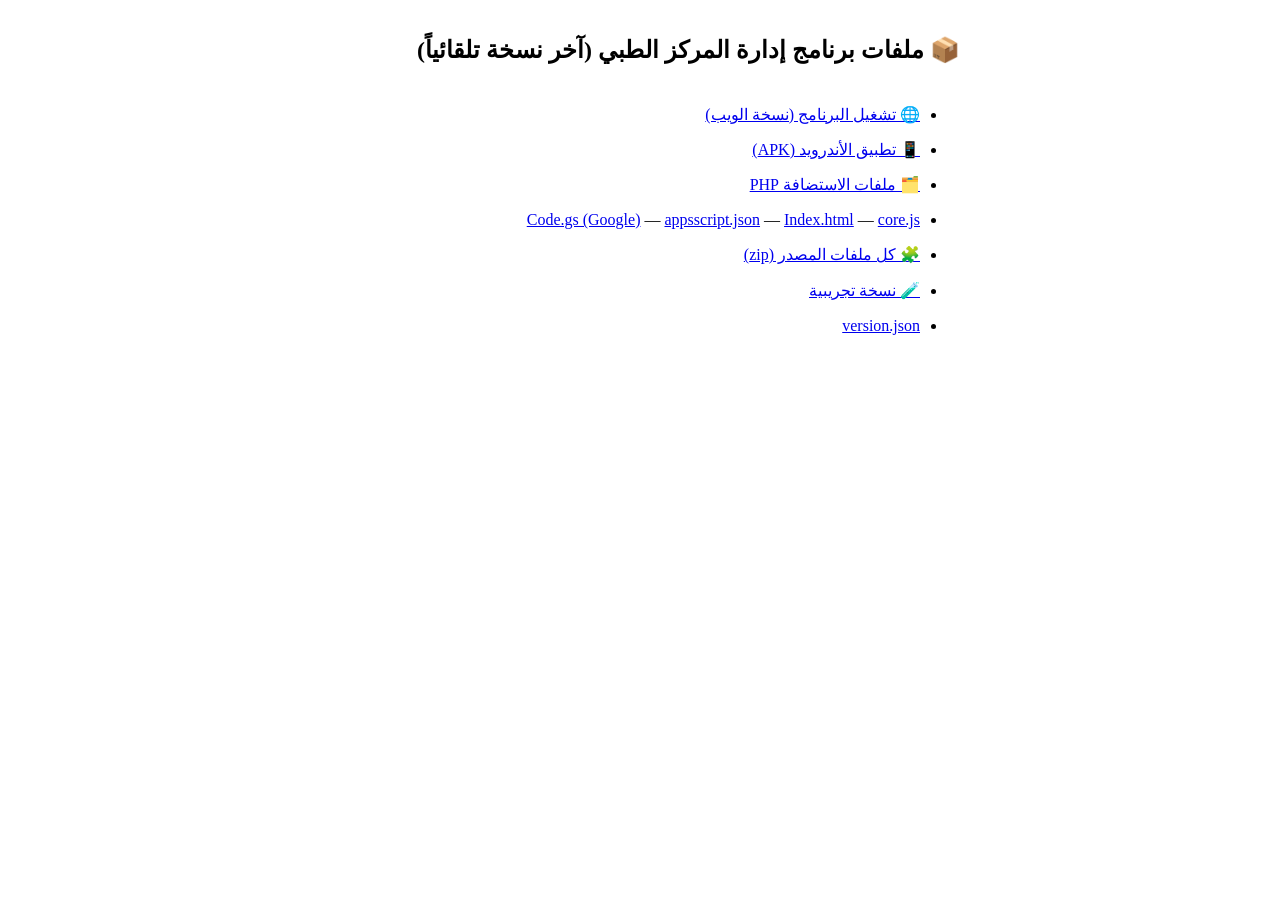
<file: files.html>
<!doctype html><html lang="ar" dir="rtl"><meta charset="utf-8"><meta name="viewport" content="width=device-width,initial-scale=1"><title>ملفات البرنامج</title>
<body style="font-family:'Times New Roman',serif;max-width:640px;margin:24px auto;padding:0 16px;line-height:2.2">
<h2>📦 ملفات برنامج إدارة المركز الطبي (آخر نسخة تلقائياً)</h2>
<ul><li><a href="./">🌐 تشغيل البرنامج (نسخة الويب)</a></li><li><a href="Hospital.apk">📱 تطبيق الأندرويد (APK)</a></li>
<li><a href="php-upload.zip">🗂️ ملفات الاستضافة PHP</a></li><li><a href="gas/Code.gs">Code.gs (Google)</a> — <a href="gas/appsscript.json">appsscript.json</a> — <a href="gas/Index.html">Index.html</a> — <a href="gas/core.js">core.js</a></li>
<li><a href="medical-center.zip">🧩 كل ملفات المصدر (zip)</a></li><li><a href="demo.html">🧪 نسخة تجريبية</a></li><li><a href="version.json">version.json</a></li></ul></body></html>
</file>
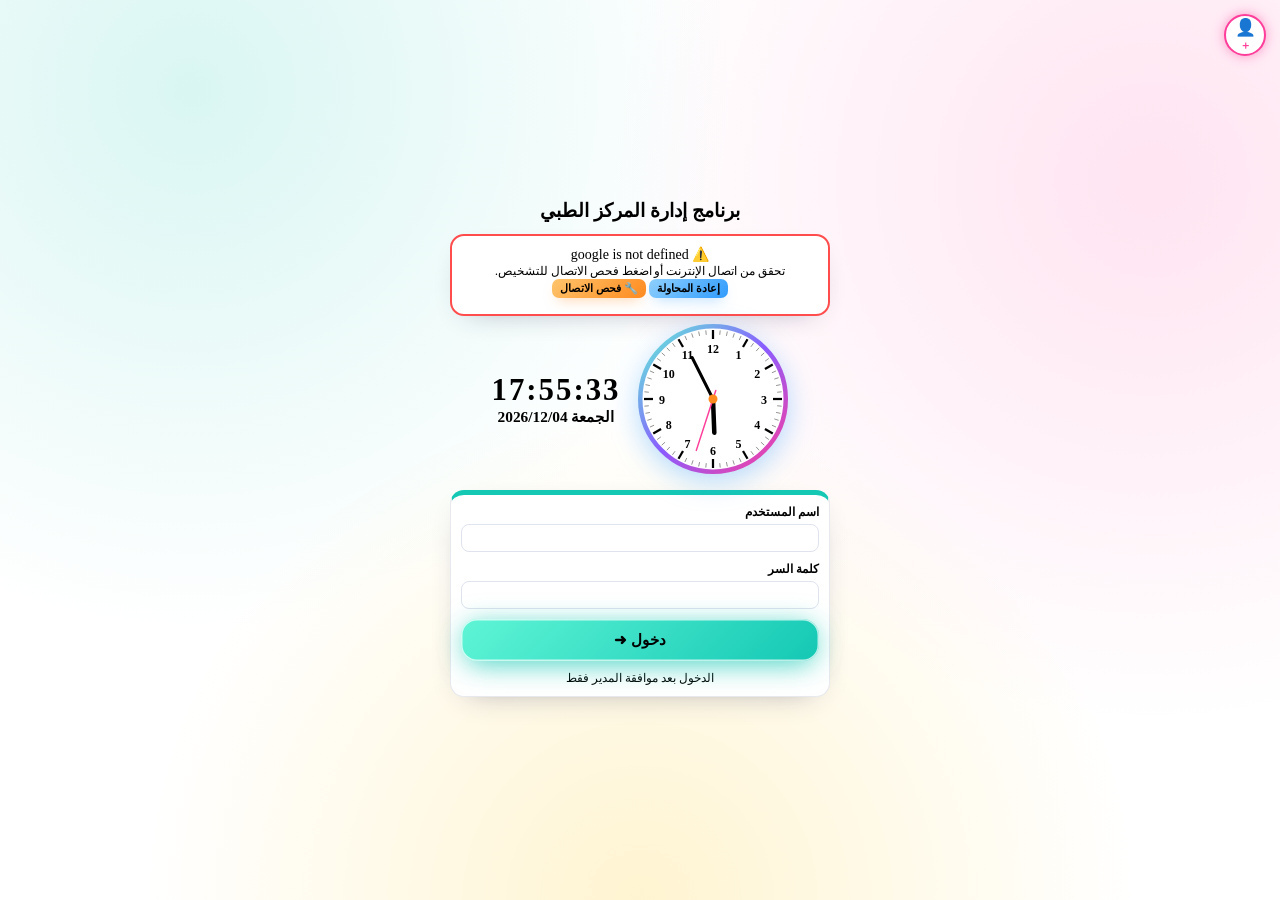
<file: medical-center/gas/Index-17.html>
<!DOCTYPE html>
<html lang="ar" dir="rtl">
<head>
<meta charset="utf-8">
<meta name="viewport" content="width=device-width, initial-scale=1, viewport-fit=cover">
<meta name="theme-color" content="#ffffff">
<title>برنامج إدارة المركز الطبي</title>
<style>
/* برنامج إدارة المركز الطبي — واجهة إنفوجرافيك سينمائية على خلفية بيضاء، الخط Times New Roman أسود */
:root{
  --ink:#000;
  --line:#e7e9ef;
  --soft:#f6f7fb;
  --teal:#14c8b4;--teal2:#5ff5d6;
  --orange:#ff8a1f;--orange2:#ffc46b;
  --pink:#ff3d9a;--pink2:#ff9ac9;
  --violet:#8a5cff;--violet2:#c4a8ff;
  --blue:#2f9bff;--blue2:#8fd0ff;
  --gold:#ffc400;--gold2:#ffe27a;
  --red:#ff4d4d;--red2:#ff9a9a;
  --lime:#8fd91a;--lime2:#d4f56b;
  --cyan:#12c6e8;--cyan2:#7ff0ff;
}
*{box-sizing:border-box;font-family:"Times New Roman",Times,serif;color:#000}
html,body{margin:0;background:#fff;direction:rtl;font-size:17px;-webkit-text-size-adjust:100%}
body{min-height:100vh;overflow-x:hidden}
button,input,select,textarea{font:inherit;color:#000}
a{color:#000}
.hid{position:absolute;opacity:0;pointer-events:none;width:1px;height:1px}
.hidden{display:none!important}

/* ---------- ألوان الكروت ---------- */
.c-teal{--a:var(--teal2);--b:var(--teal);--g:rgba(20,200,180,.55)}
.c-orange{--a:var(--orange2);--b:var(--orange);--g:rgba(255,138,31,.55)}
.c-pink{--a:var(--pink2);--b:var(--pink);--g:rgba(255,61,154,.5)}
.c-violet{--a:var(--violet2);--b:var(--violet);--g:rgba(138,92,255,.5)}
.c-blue{--a:var(--blue2);--b:var(--blue);--g:rgba(47,155,255,.5)}
.c-gold{--a:var(--gold2);--b:var(--gold);--g:rgba(255,196,0,.55)}
.c-red{--a:var(--red2);--b:var(--red);--g:rgba(255,77,77,.5)}
.c-lime{--a:var(--lime2);--b:var(--lime);--g:rgba(143,217,26,.55)}
.c-cyan{--a:var(--cyan2);--b:var(--cyan);--g:rgba(18,198,232,.55)}

/* ---------- الكرت المضيء ---------- */
.glow{position:relative;overflow:hidden;border-radius:22px;cursor:pointer;border:0;
  background:linear-gradient(135deg,var(--a),var(--b));
  box-shadow:inset 0 0 0 1.5px rgba(255,255,255,.7),0 12px 28px -8px var(--g),0 0 26px -4px var(--g);
  animation:pulse 3.2s ease-in-out infinite alternate;
  transition:transform .25s cubic-bezier(.2,.9,.3,1.3),box-shadow .25s;
  -webkit-tap-highlight-color:transparent;text-align:center}
.glow::before{content:"";position:absolute;inset:-60% -30%;background:linear-gradient(105deg,transparent 40%,rgba(255,255,255,.55) 50%,transparent 60%);transform:translateX(-120%);animation:sheen 4.5s ease-in-out infinite}
.glow::after{content:"";position:absolute;width:140%;aspect-ratio:1;border-radius:50%;left:50%;top:50%;translate:-50% -50%;scale:0;background:rgba(255,255,255,.65);opacity:0;pointer-events:none}
.glow:hover{transform:translateY(-6px) scale(1.03);box-shadow:inset 0 0 0 1.5px rgba(255,255,255,.8),0 18px 36px -8px var(--g),0 0 40px 0 var(--g)}
.glow:active,.glow.pop{transform:scale(.93)}
.glow.pop::after{animation:ripple .45s ease-out}
@keyframes pulse{from{filter:saturate(1)}to{filter:saturate(1.25) brightness(1.04)}}
@keyframes sheen{0%,55%{transform:translateX(-120%)}100%{transform:translateX(120%)}}
@keyframes ripple{from{scale:0;opacity:.9}to{scale:1;opacity:0}}
@keyframes zoomIn{from{opacity:0;transform:scale(.94) translateY(14px)}to{opacity:1;transform:none}}
@keyframes floaty{0%,100%{transform:translateY(0)}50%{transform:translateY(-6px)}}
@keyframes spin{to{rotate:360deg}}

/* ---------- الهيكل ---------- */
#app{min-height:100vh}
.top{position:sticky;top:0;z-index:30;display:flex;align-items:center;gap:12px;padding:10px 18px;background:rgba(255,255,255,.92);backdrop-filter:blur(8px);border-bottom:3px solid transparent;border-image:linear-gradient(90deg,var(--teal),var(--blue),var(--violet),var(--pink),var(--orange),var(--gold)) 1}
.top .brand{display:flex;align-items:center;gap:10px;cursor:pointer;font-weight:bold;font-size:1.15rem}
.vbanner{background:#ffe9e9;border:1px solid #e53935;color:#c62828;font-size:.74rem;padding:4px 8px;border-radius:8px;display:flex;flex-wrap:wrap;gap:4px 14px;align-items:center}.vbanner b{color:#8e0000}
.top .brand svg,.top .brand img{width:42px;height:42px;object-fit:contain}
.top .grow{flex:1}
.top .who{font-size:.95rem;display:flex;align-items:center;gap:8px}
.top .who b{padding:2px 10px;border-radius:99px;background:linear-gradient(135deg,var(--gold2),var(--gold))}
.main{padding:18px;max-width:1500px;margin:0 auto;animation:zoomIn .35s ease-out}
h1,h2,h3{margin:.2em 0}
.pagehead{display:flex;flex-wrap:wrap;align-items:center;gap:12px;margin-bottom:14px}
.pagehead h1{font-size:1.6rem;display:flex;align-items:center;gap:10px}
.pagehead .ico{width:46px;height:46px;border-radius:14px;display:grid;place-items:center;font-size:1.5rem;background:linear-gradient(135deg,var(--a),var(--b));box-shadow:0 8px 18px -6px var(--g)}

/* ---------- أزرار ---------- */
.btn{border:0;border-radius:12px;padding:9px 18px;cursor:pointer;font-weight:bold;background:linear-gradient(135deg,var(--a,#e8ecf5),var(--b,#cfd6e6));box-shadow:0 6px 14px -6px var(--g,rgba(0,0,0,.3));transition:transform .15s,box-shadow .15s;position:relative;overflow:hidden}
.btn:hover{transform:translateY(-2px)}
.btn:active{transform:scale(.95)}
.btn:disabled{opacity:.5;cursor:wait}
.btn.sm{padding:5px 11px;font-size:.88rem;border-radius:9px}
.btn.ghost{background:#fff;box-shadow:inset 0 0 0 2px var(--b,#cfd6e6)}

/* ---------- نماذج ---------- */
.panel{background:#fff;border-radius:20px;padding:16px;margin-bottom:16px;border:1px solid var(--line);box-shadow:0 10px 30px -18px rgba(40,40,80,.45)}
.panel>h3{margin:0 0 10px;display:flex;align-items:center;gap:8px}
.panel.accent{border-top:5px solid var(--b)}
.grid{display:grid;grid-template-columns:repeat(auto-fill,minmax(230px,1fr));gap:12px}
.fld{display:flex;flex-direction:column;gap:4px;position:relative}
.fld.full{grid-column:1/-1}
.fld label{font-weight:bold;font-size:.95rem}
.fld label i{color:var(--red);font-style:normal}
.fld input,.fld select,.fld textarea,.bar input,.bar select{border:2px solid #dfe3ee;border-radius:12px;padding:9px 12px;background:#fff;width:100%;outline:0;transition:border-color .2s,box-shadow .2s}
.fld input:focus,.fld select:focus,.fld textarea:focus,.bar input:focus,.bar select:focus{border-color:var(--blue);box-shadow:0 0 0 4px rgba(47,155,255,.18)}
.fld input[readonly]{background:var(--soft);font-weight:bold}
.dt{display:flex;gap:6px}.dtb{position:relative;display:inline-flex}.dtb button{height:100%;min-width:40px}.dtb .dpk{position:absolute;inset:0;width:100%;height:100%;opacity:0;cursor:pointer;border:0;padding:0}.dtb .dpk::-webkit-calendar-picker-indicator{position:absolute;inset:0;width:100%;height:100%;cursor:pointer}.dt button{border:0;border-radius:12px;padding:0 12px;cursor:pointer;background:linear-gradient(135deg,var(--blue2),var(--blue));font-size:1.1rem}
.seg{display:flex;flex-wrap:wrap;gap:8px}
.seg button{border:2px solid #dfe3ee;background:#fff;border-radius:12px;padding:8px 16px;cursor:pointer;font-weight:bold;transition:all .2s}
.seg button.on{border-color:transparent;background:linear-gradient(135deg,var(--a),var(--b));box-shadow:0 8px 18px -8px var(--g);transform:scale(1.05)}
.imgfld{display:flex;align-items:center;gap:10px;border:2px dashed #cfd6e6;border-radius:12px;padding:8px}
.imgfld .th{width:64px;height:64px;border-radius:10px;background:var(--soft) center/cover;display:grid;place-items:center;overflow:hidden;cursor:zoom-in;font-size:1.6rem}
.imgfld .th img{width:100%;height:100%;object-fit:cover}
.actions{display:flex;gap:10px;flex-wrap:wrap;margin-top:12px}
.sub{margin-top:12px;padding:12px;border-radius:16px;background:linear-gradient(135deg,rgba(255,196,0,.14),rgba(255,138,31,.12));border:2px solid rgba(255,138,31,.4);animation:zoomIn .3s}
.sub h4{margin:0 0 8px}
.ro-big{font-size:1.25rem;font-weight:bold}

/* ---------- الاقتراحات ---------- */
.sgbox{position:absolute;z-index:80;background:#fff;border-radius:12px;border:2px solid var(--blue);box-shadow:0 14px 30px -10px rgba(0,0,0,.35);max-height:240px;overflow:auto;min-width:200px}
.sgbox div{padding:8px 12px;cursor:pointer}
.sgbox div:hover,.sgbox div.on{background:linear-gradient(90deg,var(--blue2),var(--cyan2))}

/* ---------- الجداول ---------- */
.tools,.bar{display:flex;flex-wrap:wrap;gap:10px;align-items:center;margin-bottom:12px}
.bar .seg button{padding:6px 14px}
.bar input[type=text],.bar select{width:auto;min-width:150px}
.tbl-wrap{overflow:auto;border-radius:16px;border:1px solid var(--line)}
table{border-collapse:collapse;width:100%;font-size:.95rem}
th{position:sticky;top:0;background:linear-gradient(135deg,var(--teal2),var(--blue2));padding:9px 10px;white-space:nowrap;text-align:right}
td{padding:7px 10px;border-top:1px solid var(--line);white-space:nowrap}
tbody tr:nth-child(even){background:#fafbff}
tbody tr:hover{background:#fff7e0}
tfoot td{font-weight:bold;background:linear-gradient(135deg,var(--gold2),var(--orange2));border-top:2px solid var(--orange)}
.lnk{cursor:pointer;font-weight:bold;border-bottom:2px dotted var(--violet);padding-bottom:1px}
.lnk:hover{background:var(--violet2)}
.tag{display:inline-block;padding:2px 10px;border-radius:99px;font-size:.85rem;font-weight:bold;background:linear-gradient(135deg,var(--a,#eee),var(--b,#ddd))}
.empty{padding:30px;text-align:center;opacity:.7}
.mini-img{width:34px;height:34px;border-radius:8px;object-fit:cover;cursor:zoom-in;vertical-align:middle}

/* ---------- لوحة البداية ---------- */
.kpis{display:grid;grid-template-columns:repeat(auto-fit,minmax(170px,1fr));gap:14px;margin-bottom:18px}
.kpi{padding:16px 10px;cursor:pointer}
.kpi small{display:block;font-weight:bold}
.kpi strong{display:block;font-size:1.9rem;margin-top:4px}
.sect{display:flex;align-items:center;gap:10px;margin:20px 0 10px}
.sect h2{font-size:1.3rem}
.sect::after{content:"";flex:1;height:4px;border-radius:4px;background:linear-gradient(90deg,var(--teal),var(--violet),var(--pink),transparent)}
.cards{display:grid;grid-template-columns:repeat(auto-fill,minmax(190px,1fr));gap:16px}
.tile{padding:20px 10px;min-height:128px;display:flex;flex-direction:column;align-items:center;justify-content:center;gap:6px}
.tile .ic{font-size:2.3rem;animation:floaty 3.4s ease-in-out infinite}
.tile b{font-size:1.12rem}
.tile .n{font-size:1.5rem;font-weight:bold}
.tile.clinic{align-items:stretch;text-align:right;padding:14px 16px;min-height:118px}
.tile.clinic .row{display:flex;justify-content:space-between;align-items:baseline}
.tile.clinic{cursor:default}
.tile.clinic .row.cd{align-items:center;gap:6px}
.tile.clinic .cdoc{font-size:.92rem;font-weight:bold;opacity:.9;margin:2px 0 4px}
.tile.clinic .cinfo{flex:none;width:26px;height:26px;min-height:0;padding:0;border:0;border-radius:50%;background:rgba(255,255,255,.75);font-size:.8rem;line-height:26px;text-align:center;cursor:pointer;box-shadow:0 1px 4px rgba(0,0,0,.25)}
.tile.clinic .cinfo:hover{background:#fff;transform:scale(1.12)}
.sect:has(>.btn){display:flex;align-items:center;justify-content:space-between;gap:8px;flex-wrap:wrap}
.tile.clinic .meter{height:8px;border-radius:8px;background:rgba(255,255,255,.55);overflow:hidden}
.tile.clinic .meter i{display:block;height:100%;background:#000;opacity:.75;border-radius:8px;transition:width .8s}
.charts{display:grid;grid-template-columns:repeat(auto-fit,minmax(320px,1fr));gap:16px}
.legend{display:flex;flex-wrap:wrap;gap:8px 14px;margin-top:8px;font-size:.9rem}
.legend i{display:inline-block;width:12px;height:12px;border-radius:4px;margin-inline-end:5px;vertical-align:middle}
.barrow{display:grid;grid-template-columns:130px 1fr 80px;gap:8px;align-items:center;margin:6px 0}
.barrow .tr{height:16px;border-radius:10px;background:var(--soft);overflow:hidden}
.barrow .tr i{display:block;height:100%;border-radius:10px;background:linear-gradient(90deg,var(--a),var(--b));box-shadow:0 0 12px var(--g);transition:width .8s}

/* ---------- تسجيل الدخول ---------- */
.login{min-height:100vh;display:grid;place-items:center;padding:16px;
  background:radial-gradient(circle at 15% 10%,rgba(20,200,180,.16),transparent 40%),radial-gradient(circle at 90% 20%,rgba(255,61,154,.14),transparent 40%),radial-gradient(circle at 50% 100%,rgba(255,196,0,.18),transparent 45%),#fff}
.login .box{width:min(430px,100%);text-align:center;animation:zoomIn .5s}
.login .logo svg{width:110px;height:110px;animation:floaty 4s ease-in-out infinite;filter:drop-shadow(0 10px 14px rgba(255,61,154,.35))}
.login h1{font-size:1.7rem;margin:6px 0 12px}
.clockbox{display:flex;align-items:center;justify-content:center;gap:18px;margin:8px 0 16px;flex-wrap:wrap}
.clockbox svg{width:150px;height:150px;filter:drop-shadow(0 8px 14px rgba(47,155,255,.35))}
.digital{font-size:2.2rem;font-weight:bold;letter-spacing:2px;direction:ltr}
.dateline{font-size:1.1rem;font-weight:bold}
.login form{display:grid;gap:10px;text-align:right}
.login .glow.btnbig{padding:12px;font-size:1.1rem;font-weight:bold;border-radius:16px}
.linkbtn{background:none;border:0;cursor:pointer;font-weight:bold;text-decoration:underline;margin-top:10px}

/* ---------- نوافذ ---------- */
.modal{position:fixed;inset:0;z-index:100;background:rgba(20,20,40,.45);display:grid;place-items:center;padding:16px;animation:zoomIn .2s}
.modal .m{max-height:92vh;overflow:auto;background:#fff;border-radius:20px;padding:20px;max-width:min(560px,100%);box-shadow:0 30px 60px -20px rgba(0,0,0,.5);border-top:6px solid var(--violet)}
.modal .m img{max-width:100%;max-height:80vh;border-radius:12px;display:block}
.toast{position:fixed;bottom:20px;left:50%;translate:-50% 0;z-index:200;padding:12px 22px;border-radius:14px;font-weight:bold;background:linear-gradient(135deg,var(--lime2),var(--lime));box-shadow:0 14px 30px -10px rgba(0,0,0,.4);animation:zoomIn .25s}
.toast.err{background:linear-gradient(135deg,var(--red2),var(--red))}
.spinner{width:42px;height:42px;border-radius:50%;border:5px solid var(--violet2);border-top-color:var(--pink);animation:spin .8s linear infinite;margin:40px auto}
.perm-grid{display:grid;grid-template-columns:repeat(auto-fill,minmax(200px,1fr));gap:6px}
.perm-grid label{display:flex;gap:8px;align-items:center;padding:6px 10px;border-radius:10px;background:var(--soft);cursor:pointer}
.perm-grid input{width:auto}

@media(max-width:700px){html,body{font-size:16px}.main{padding:12px}.top .who span{display:none}.barrow{grid-template-columns:90px 1fr 64px}}
@media print{@page{size:A4 landscape;margin:10mm}.pagehead,#frm,form,.btn,.seg,input,select,textarea,.linkbtn,.cards,.tabs,.hint,.modal,.backdrop{display:none!important}.kpis{display:grid!important}html,body{font-size:11px}table{font-size:10px}td,th{white-space:normal}.printhead{display:block!important;text-align:center;margin-bottom:8px;border-bottom:3px solid #000}.sgbox{display:none}.top,.tools,.bar,.actions,.noprint,.toast{display:none!important}.main{padding:0;animation:none}.panel{box-shadow:none;break-inside:avoid}.glow{animation:none;box-shadow:none;border:1px solid #999}.glow::before{display:none}.tbl-wrap{overflow:visible}th{position:static}}
@media screen{.printhead{display:none}}
@media(prefers-reduced-motion:reduce){*{animation:none!important;transition:none!important}}

.newuser{position:fixed;top:14px;inset-inline-start:14px;width:42px;height:42px;border-radius:50%;border:2px solid #ff3d9a;background:#fff;font-size:1.2rem;cursor:pointer;box-shadow:0 0 12px rgba(255,61,154,.5);z-index:5}
.newuser sup{font-size:.8rem;color:#ff3d9a;font-weight:bold}
.hidden{display:none!important}

/* ---------- تصغير الشاشات والكروت ---------- */
html,body{font-size:14px}
.top{padding:6px 12px;gap:8px}.top .brand{font-size:1rem}.top .brand svg{width:32px;height:32px}.top .who{font-size:.85rem}
.main{padding:10px}
.pagehead{margin-bottom:8px;gap:8px}.pagehead h1{font-size:1.2rem;margin:0;gap:8px}.pagehead .ico{width:34px;height:34px;border-radius:10px;font-size:1.1rem}
.glow{border-radius:14px}
.btn{padding:6px 12px;border-radius:9px;font-size:.9rem}.btn.sm{padding:3px 8px;font-size:.8rem;border-radius:7px}
.panel{padding:10px;border-radius:14px;margin-bottom:10px}.panel>h3{margin:0 0 6px;font-size:1rem}
.grid{grid-template-columns:repeat(auto-fill,minmax(180px,1fr));gap:8px}
.fld label{font-size:.85rem}.fld input,.fld select,.fld textarea,.bar input,.bar select{padding:5px 8px;border-radius:8px;border-width:1.5px}
table{font-size:.85rem}th{padding:5px 7px}td{padding:4px 7px}
.kpis{grid-template-columns:repeat(auto-fit,minmax(120px,1fr));gap:8px;margin-bottom:10px}
.kpi{padding:8px 6px}.kpi small{font-size:.78rem}.kpi strong{font-size:1.2rem;margin-top:2px}
.sect{margin:12px 0 6px}.sect h2{font-size:1.05rem;margin:0}.sect::after{height:3px}
.cards{grid-template-columns:repeat(auto-fill,minmax(120px,1fr));gap:8px}
.tile{padding:8px 6px;min-height:76px;gap:3px}.tile .ic{font-size:1.5rem}.tile b{font-size:.88rem}.tile .n{font-size:1.05rem}
.tile.clinic{padding:8px 10px;min-height:72px}.tile.clinic .meter{height:5px}
.charts{grid-template-columns:repeat(auto-fit,minmax(240px,1fr));gap:8px}
.login .box{width:min(380px,100%)}.login .logo svg{width:84px;height:84px}.login h1{font-size:1.35rem}
.modal .box,.modal>div{max-width:min(560px,96vw)}
.daytot td{background:#f3f3f3;font-weight:bold}
.modal .m:has(.bk){max-width:min(1000px,100%)}
.bk td{padding:3px}.bk td input,.bk td select{border:2px solid #dfe3ee;border-radius:10px;padding:6px 8px;background:#fff;width:100%;min-width:90px;outline:0}
.bk td input:focus,.bk td select:focus{border-color:var(--blue)}
.bk .bk-pt{min-width:150px}.bk .bk-sv{min-width:140px}

</style>
</head>
<body>
<div id="app"></div>
<script>window.API_MODE='gas';window.SEED={"services":[{"type":"clinic","name":"عظام","price":100.0,"tax":10.0},{"type":"clinic","name":"رمد","price":100.0,"tax":10.0},{"type":"clinic","name":"باطنه وطوارئ","price":60.0,"tax":10.0},{"type":"clinic","name":"كلى والكلى الصناعية","price":100.0,"tax":10.0},{"type":"clinic","name":"جلديه","price":90.0,"tax":10.0},{"type":"clinic","name":"انف واذن","price":80.0,"tax":10.0},{"type":"clinic","name":"جهاز هضمي وكبد","price":110.0,"tax":10.0},{"type":"clinic","name":"مخ وأعصاب","price":130.0,"tax":10.0},{"type":"clinic","name":"نساء","price":100.0,"tax":10.0},{"type":"clinic","name":"تخاطب وتنمية مهارات","price":50.0,"tax":5.0},{"type":"clinic","name":"صدر","price":90.0,"tax":10.0},{"type":"clinic","name":"جراحة عامه","price":70.0,"tax":10.0},{"type":"clinic","name":"علاج طبيعى","price":50.0,"tax":10.0},{"type":"clinic","name":"مسالك بوليه","price":110.0,"tax":10.0},{"type":"clinic","name":"اسنان","price":40.0,"tax":10.0},{"type":"clinic","name":"تركيبات الاسنان","price":0,"tax":0},{"type":"clinic","name":"عمليات جراحية","price":0,"tax":0},{"type":"clinic","name":"تحاليل","price":0,"tax":0},{"type":"clinic","name":"معمل شركات","price":0,"tax":0},{"type":"clinic","name":"الحجامه","price":200.0,"tax":10.0},{"type":"clinic","name":"تخدير","price":0,"tax":0},{"type":"clinic","name":"طبيب اطفال","price":0,"tax":0},{"type":"radiology","name":"أشعة أسنان (فيلم)","price":40,"tax":0},{"type":"radiology","name":"أشعة أسنان (2 فيلم)","price":80,"tax":0},{"type":"radiology","name":"أشعة أسنان (4 أفلام)","price":160,"tax":0},{"type":"radiology","name":"أشعة عادية","price":0,"tax":0},{"type":"radiology","name":"موجات صوتية","price":250,"tax":0},{"type":"lab","name":"تحاليل","price":0,"tax":0},{"type":"lab","name":"تحاليل شركات","price":0,"tax":0},{"type":"lab","name":"معمل لاب تولاب","price":0,"tax":0},{"type":"operation","name":"عمليات جراحية","price":0,"tax":0},{"type":"operation","name":"فتح خراج","price":400,"tax":0},{"type":"operation","name":"استئصال كيس شمعي","price":450,"tax":0},{"type":"operation","name":"استئصال بواسير وشرخ شرجي","price":0,"tax":0},{"type":"operation","name":"خياطة جرح تحت مخدر موضعي","price":77,"tax":0},{"type":"operation","name":"تركيب جبيرة تحت الركبة","price":110,"tax":0},{"type":"operation","name":"جبس تحت الركبة","price":0,"tax":0},{"type":"operation","name":"طوارئ جراحة","price":0,"tax":0},{"type":"operation","name":"طوارئ عظام","price":0,"tax":0},{"type":"service","name":"كشف","price":0,"tax":0},{"type":"service","name":"استشارة","price":0,"tax":0},{"type":"service","name":"غيار","price":0,"tax":0},{"type":"service","name":"خياطة","price":0,"tax":0},{"type":"service","name":"نسبة شركات","price":0,"tax":0},{"type":"service","name":"خلع أسنان عادي (ضرس)","price":200,"tax":0},{"type":"service","name":"خلع جراحي","price":350,"tax":0},{"type":"service","name":"حشو أسنان","price":0,"tax":0},{"type":"service","name":"حشو كمبوزيت (ضرس)","price":400,"tax":0},{"type":"service","name":"حشو ليزر (ضرس)","price":400,"tax":0},{"type":"service","name":"حشو عصب (ضرس)","price":750,"tax":0},{"type":"service","name":"إزالة رواسب","price":300,"tax":0},{"type":"service","name":"طربوش بورسلين","price":1000,"tax":0},{"type":"service","name":"دعامة فايبر جلاس","price":600,"tax":0},{"type":"service","name":"علاج طبيعي (جلسة)","price":50,"tax":0},{"type":"service","name":"جلسات علاج طبيعي (6)","price":300,"tax":0},{"type":"service","name":"جلسات علاج طبيعي (12)","price":600,"tax":0},{"type":"service","name":"حجامة","price":200,"tax":0},{"type":"lab","name":"صورة دم كاملة (CBC)","price":0,"tax":0,"abbr":"CBC"},{"type":"lab","name":"سرعة الترسيب (ESR)","price":0,"tax":0,"abbr":"ESR"},{"type":"lab","name":"بروتين سي التفاعلي (CRP)","price":0,"tax":0,"abbr":"CRP"},{"type":"lab","name":"هيموجلوبين (HB)","price":0,"tax":0,"abbr":"HB"},{"type":"lab","name":"زمرة الدم وعامل ريسس (ABO/Rh)","price":0,"tax":0,"abbr":"ABO/Rh"},{"type":"lab","name":"زمن البروثرومبين (PT)","price":0,"tax":0,"abbr":"PT"},{"type":"lab","name":"زمن الثرومبوبلاستين الجزئي (PTT)","price":0,"tax":0,"abbr":"PTT"},{"type":"lab","name":"نسبة التجلط الدولية (INR)","price":0,"tax":0,"abbr":"INR"},{"type":"lab","name":"سكر صائم (FBS)","price":0,"tax":0,"abbr":"FBS"},{"type":"lab","name":"سكر فطار (2hPP)","price":0,"tax":0,"abbr":"2hPP"},{"type":"lab","name":"سكر عشوائي (RBS)","price":0,"tax":0,"abbr":"RBS"},{"type":"lab","name":"سكر تراكمي (HbA1c)","price":0,"tax":0,"abbr":"HbA1c"},{"type":"lab","name":"منحنى السكر (GTT)","price":0,"tax":0,"abbr":"GTT"},{"type":"lab","name":"وظائف كبد (LFT)","price":0,"tax":0,"abbr":"LFT"},{"type":"lab","name":"انزيم ALT (SGPT/ALT)","price":0,"tax":0,"abbr":"SGPT/ALT"},{"type":"lab","name":"انزيم AST (SGOT/AST)","price":0,"tax":0,"abbr":"SGOT/AST"},{"type":"lab","name":"فوسفاتيز قلوي (ALP)","price":0,"tax":0,"abbr":"ALP"},{"type":"lab","name":"جاما جي تي (GGT)","price":0,"tax":0,"abbr":"GGT"},{"type":"lab","name":"بيليروبين كلي ومباشر (Bil)","price":0,"tax":0,"abbr":"Bil"},{"type":"lab","name":"ألبومين (Alb)","price":0,"tax":0,"abbr":"Alb"},{"type":"lab","name":"بروتين كلي (TP)","price":0,"tax":0,"abbr":"TP"},{"type":"lab","name":"وظائف كلى (KFT)","price":0,"tax":0,"abbr":"KFT"},{"type":"lab","name":"يوريا (Urea)","price":0,"tax":0,"abbr":"Urea"},{"type":"lab","name":"كرياتينين (Creat)","price":0,"tax":0,"abbr":"Creat"},{"type":"lab","name":"حمض اليوريك (UA)","price":0,"tax":0,"abbr":"UA"},{"type":"lab","name":"صوديوم (Na)","price":0,"tax":0,"abbr":"Na"},{"type":"lab","name":"بوتاسيوم (K)","price":0,"tax":0,"abbr":"K"},{"type":"lab","name":"كالسيوم (Ca)","price":0,"tax":0,"abbr":"Ca"},{"type":"lab","name":"فوسفور (P)","price":0,"tax":0,"abbr":"P"},{"type":"lab","name":"مغنيسيوم (Mg)","price":0,"tax":0,"abbr":"Mg"},{"type":"lab","name":"حديد (Fe)","price":0,"tax":0,"abbr":"Fe"},{"type":"lab","name":"سعة ارتباط الحديد (TIBC)","price":0,"tax":0,"abbr":"TIBC"},{"type":"lab","name":"فيريتين (Ferritin)","price":0,"tax":0,"abbr":"Ferritin"},{"type":"lab","name":"دهون ثلاثية (TG)","price":0,"tax":0,"abbr":"TG"},{"type":"lab","name":"كوليسترول كلي (Chol)","price":0,"tax":0,"abbr":"Chol"},{"type":"lab","name":"كوليسترول HDL (HDL)","price":0,"tax":0,"abbr":"HDL"},{"type":"lab","name":"كوليسترول LDL (LDL)","price":0,"tax":0,"abbr":"LDL"},{"type":"lab","name":"ملف دهون كامل (Lipid Profile)","price":0,"tax":0,"abbr":"Lipid Profile"},{"type":"lab","name":"الغدة الدرقية TSH (TSH)","price":0,"tax":0,"abbr":"TSH"},{"type":"lab","name":"هرمون T3 الحر (FT3)","price":0,"tax":0,"abbr":"FT3"},{"type":"lab","name":"هرمون T4 الحر (FT4)","price":0,"tax":0,"abbr":"FT4"},{"type":"lab","name":"فيتامين د (Vit D)","price":0,"tax":0,"abbr":"Vit D"},{"type":"lab","name":"فيتامين ب12 (Vit B12)","price":0,"tax":0,"abbr":"Vit B12"},{"type":"lab","name":"حمض الفوليك (Folic)","price":0,"tax":0,"abbr":"Folic"},{"type":"lab","name":"هرمون الحليب (PRL)","price":0,"tax":0,"abbr":"PRL"},{"type":"lab","name":"هرمون FSH (FSH)","price":0,"tax":0,"abbr":"FSH"},{"type":"lab","name":"هرمون LH (LH)","price":0,"tax":0,"abbr":"LH"},{"type":"lab","name":"استراديول (E2)","price":0,"tax":0,"abbr":"E2"},{"type":"lab","name":"بروجيستيرون (PROG)","price":0,"tax":0,"abbr":"PROG"},{"type":"lab","name":"تستوستيرون (TESTO)","price":0,"tax":0,"abbr":"TESTO"},{"type":"lab","name":"هرمون الحمل الكمي (B-hCG)","price":0,"tax":0,"abbr":"B-hCG"},{"type":"lab","name":"اختبار حمل في البول (UPT)","price":0,"tax":0,"abbr":"UPT"},{"type":"lab","name":"تحليل بول كامل (Urine Analysis)","price":0,"tax":0,"abbr":"Urine Analysis"},{"type":"lab","name":"مزرعة بول (Urine C/S)","price":0,"tax":0,"abbr":"Urine C/S"},{"type":"lab","name":"تحليل براز (Stool Analysis)","price":0,"tax":0,"abbr":"Stool Analysis"},{"type":"lab","name":"مزرعة براز (Stool C/S)","price":0,"tax":0,"abbr":"Stool C/S"},{"type":"lab","name":"مسحة حلق مزرعة (Throat C/S)","price":0,"tax":0,"abbr":"Throat C/S"},{"type":"lab","name":"مزرعة دم (Blood C/S)","price":0,"tax":0,"abbr":"Blood C/S"},{"type":"lab","name":"أمصال الروماتيزم (RF)","price":0,"tax":0,"abbr":"RF"},{"type":"lab","name":"ASO (ASO)","price":0,"tax":0,"abbr":"ASO"},{"type":"lab","name":"أجسام مضادة نووية (ANA)","price":0,"tax":0,"abbr":"ANA"},{"type":"lab","name":"فيروس الكبد سي (HCV Ab)","price":0,"tax":0,"abbr":"HCV Ab"},{"type":"lab","name":"فيروس الكبد بي (HBsAg)","price":0,"tax":0,"abbr":"HBsAg"},{"type":"lab","name":"فيروس نقص المناعة (HIV)","price":0,"tax":0,"abbr":"HIV"},{"type":"lab","name":"فحص الزهري (VDRL)","price":0,"tax":0,"abbr":"VDRL"},{"type":"lab","name":"اختبار هيليكوباكتر بيلوري (H. pylori)","price":0,"tax":0,"abbr":"H. pylori"},{"type":"lab","name":"مستضد البروستاتا (PSA)","price":0,"tax":0,"abbr":"PSA"},{"type":"lab","name":"مؤشر أورام CEA (CEA)","price":0,"tax":0,"abbr":"CEA"},{"type":"lab","name":"مؤشر أورام AFP (AFP)","price":0,"tax":0,"abbr":"AFP"},{"type":"lab","name":"انزيم القلب CK-MB (CK-MB)","price":0,"tax":0,"abbr":"CK-MB"},{"type":"lab","name":"تروبونين (Troponin)","price":0,"tax":0,"abbr":"Troponin"},{"type":"lab","name":"انزيمات الباكرياس أميليز (Amylase)","price":0,"tax":0,"abbr":"Amylase"},{"type":"lab","name":"ليباز (Lipase)","price":0,"tax":0,"abbr":"Lipase"},{"type":"lab","name":"LDH (LDH)","price":0,"tax":0,"abbr":"LDH"},{"type":"lab","name":"D-Dimer (D-Dimer)","price":0,"tax":0,"abbr":"D-Dimer"},{"type":"lab","name":"تعداد الشبكيات (Retics)","price":0,"tax":0,"abbr":"Retics"},{"type":"lab","name":"عدد الصفائح (PLT)","price":0,"tax":0,"abbr":"PLT"},{"type":"lab","name":"صورة دم بالمجهر (Blood Film)","price":0,"tax":0,"abbr":"Blood Film"},{"type":"lab","name":"نسبة الأنسولين (Insulin)","price":0,"tax":0,"abbr":"Insulin"},{"type":"lab","name":"كورتيزول (Cortisol)","price":0,"tax":0,"abbr":"Cortisol"},{"type":"lab","name":"بول 24 ساعة بروتين (24h Urine Protein)","price":0,"tax":0,"abbr":"24h Urine Protein"},{"type":"lab","name":"نسبة الألبومين للكرياتينين في البول (ACR)","price":0,"tax":0,"abbr":"ACR"},{"type":"radiology","name":"أشعة صدر (Chest X-Ray)","price":0,"tax":0,"abbr":"Chest X-Ray"},{"type":"radiology","name":"أشعة بطن (Abdomen X-Ray)","price":0,"tax":0,"abbr":"Abdomen X-Ray"},{"type":"radiology","name":"أشعة عمود فقري عنقي (C-Spine X-Ray)","price":0,"tax":0,"abbr":"C-Spine X-Ray"},{"type":"radiology","name":"أشعة عمود فقري قطني (L-Spine X-Ray)","price":0,"tax":0,"abbr":"L-Spine X-Ray"},{"type":"radiology","name":"أشعة عمود فقري ظهري (D-Spine X-Ray)","price":0,"tax":0,"abbr":"D-Spine X-Ray"},{"type":"radiology","name":"أشعة حوض (Pelvis X-Ray)","price":0,"tax":0,"abbr":"Pelvis X-Ray"},{"type":"radiology","name":"أشعة ركبة (Knee X-Ray)","price":0,"tax":0,"abbr":"Knee X-Ray"},{"type":"radiology","name":"أشعة كتف (Shoulder X-Ray)","price":0,"tax":0,"abbr":"Shoulder X-Ray"},{"type":"radiology","name":"أشعة قدم (Foot X-Ray)","price":0,"tax":0,"abbr":"Foot X-Ray"},{"type":"radiology","name":"أشعة كف اليد (Hand X-Ray)","price":0,"tax":0,"abbr":"Hand X-Ray"},{"type":"radiology","name":"أشعة جيوب أنفية (PNS X-Ray)","price":0,"tax":0,"abbr":"PNS X-Ray"},{"type":"radiology","name":"أشعة أسنان بانوراما (OPG)","price":0,"tax":0,"abbr":"OPG"},{"type":"radiology","name":"موجات صوتية على البطن والحوض (US Abd & Pelvis)","price":0,"tax":0,"abbr":"US Abd & Pelvis"},{"type":"radiology","name":"موجات صوتية على الكلى والمسالك (US KUB)","price":0,"tax":0,"abbr":"US KUB"},{"type":"radiology","name":"موجات صوتية على الغدة الدرقية (US Thyroid)","price":0,"tax":0,"abbr":"US Thyroid"},{"type":"radiology","name":"موجات صوتية على الثدي (US Breast)","price":0,"tax":0,"abbr":"US Breast"},{"type":"radiology","name":"موجات صوتية على الحوض (US Pelvis)","price":0,"tax":0,"abbr":"US Pelvis"},{"type":"radiology","name":"موجات صوتية على البروستاتا (US Prostate)","price":0,"tax":0,"abbr":"US Prostate"},{"type":"radiology","name":"موجات صوتية على الرقبة (US Neck)","price":0,"tax":0,"abbr":"US Neck"},{"type":"radiology","name":"موجات صوتية دوبلر على الأوردة (Venous Doppler)","price":0,"tax":0,"abbr":"Venous Doppler"},{"type":"radiology","name":"موجات صوتية دوبلر على الشرايين (Arterial Doppler)","price":0,"tax":0,"abbr":"Arterial Doppler"},{"type":"radiology","name":"متابعة حمل بالموجات الصوتية (Obstetric US)","price":0,"tax":0,"abbr":"Obstetric US"},{"type":"radiology","name":"موجات صوتية على الخصية (US Scrotum)","price":0,"tax":0,"abbr":"US Scrotum"},{"type":"radiology","name":"موجات صوتية على الأنسجة الرخوة (US Soft Tissue)","price":0,"tax":0,"abbr":"US Soft Tissue"},{"type":"radiology","name":"موجات صوتية على المفاصل (MSK US)","price":0,"tax":0,"abbr":"MSK US"},{"type":"radiology","name":"رسم قلب (ECG)","price":0,"tax":0,"abbr":"ECG"},{"type":"radiology","name":"إيكو على القلب (Echo)","price":0,"tax":0,"abbr":"Echo"},{"type":"radiology","name":"رسم عصب (NCV)","price":0,"tax":0,"abbr":"NCV"},{"type":"radiology","name":"رسم عضلات (EMG)","price":0,"tax":0,"abbr":"EMG"},{"type":"radiology","name":"رسم مخ (EEG)","price":0,"tax":0,"abbr":"EEG"},{"type":"radiology","name":"أشعة مقطعية على المخ (CT Brain)","price":0,"tax":0,"abbr":"CT Brain"},{"type":"radiology","name":"أشعة مقطعية على الصدر (CT Chest)","price":0,"tax":0,"abbr":"CT Chest"},{"type":"radiology","name":"أشعة مقطعية على البطن والحوض (CT Abd & Pelvis)","price":0,"tax":0,"abbr":"CT Abd & Pelvis"},{"type":"radiology","name":"أشعة مقطعية على الجيوب الأنفية (CT PNS)","price":0,"tax":0,"abbr":"CT PNS"},{"type":"radiology","name":"أشعة مقطعية على العمود الفقري القطني (CT L-Spine)","price":0,"tax":0,"abbr":"CT L-Spine"},{"type":"radiology","name":"أشعة رنين مغناطيسي على المخ (MRI Brain)","price":0,"tax":0,"abbr":"MRI Brain"},{"type":"radiology","name":"أشعة رنين على العمود الفقري القطني (MRI L-Spine)","price":0,"tax":0,"abbr":"MRI L-Spine"},{"type":"radiology","name":"أشعة رنين على العمود الفقري العنقي (MRI C-Spine)","price":0,"tax":0,"abbr":"MRI C-Spine"},{"type":"radiology","name":"أشعة رنين على الركبة (MRI Knee)","price":0,"tax":0,"abbr":"MRI Knee"},{"type":"radiology","name":"أشعة رنين على الكتف (MRI Shoulder)","price":0,"tax":0,"abbr":"MRI Shoulder"},{"type":"radiology","name":"أشعة ماموجرام (Mammography)","price":0,"tax":0,"abbr":"Mammography"},{"type":"radiology","name":"قياس كثافة العظام (DEXA)","price":0,"tax":0,"abbr":"DEXA"},{"type":"radiology","name":"أشعة بالصبغة على المسالك (IVU)","price":0,"tax":0,"abbr":"IVU"},{"type":"radiology","name":"أشعة بالصبغة على الرحم (HSG)","price":0,"tax":0,"abbr":"HSG"},{"type":"radiology","name":"أشعة بالصبغة على المريء والمعدة (Barium Swallow/Meal)","price":0,"tax":0,"abbr":"Barium Swallow/Meal"}],"doctors":[{"name":"عبدالغنى احمد","clinic":"جراحة عامه","percent":60.0,"fixed":200.0,"opPercent":0},{"name":"ياسر طه","clinic":"تخدير","percent":100.0,"fixed":0,"opPercent":0},{"name":"ايه رأفت","clinic":"اسنان","percent":40.0,"fixed":0,"opPercent":0},{"name":"كامل ربيع","clinic":"تحاليل","percent":0,"fixed":0,"opPercent":0},{"name":"عمر محمود","clinic":"اسنان","percent":40.0,"fixed":0,"opPercent":0},{"name":"اسماء محمد","clinic":"نساء","percent":60.0,"fixed":0,"opPercent":0},{"name":"احمد عبدالحميد","clinic":"عظام","percent":60.0,"fixed":200.0,"opPercent":0},{"name":"اسلام السيد","clinic":"باطنه وطوارئ","percent":50.0,"fixed":500.0,"opPercent":0},{"name":"محمد صلاح","clinic":"علاج طبيعى","percent":50.0,"fixed":0,"opPercent":0},{"name":"كريم مشالى","clinic":"اسنان","percent":50.0,"fixed":0,"opPercent":0},{"name":"حسنى جمال","clinic":"طبيب اطفال","percent":100.0,"fixed":0,"opPercent":0},{"name":"محمد الجمل","clinic":"عظام","percent":70.0,"fixed":100.0,"opPercent":0},{"name":"محمد شاكر","clinic":"اسنان","percent":40.0,"fixed":0,"opPercent":0},{"name":"محمد طه","clinic":"جهاز هضمي وكبد","percent":50.0,"fixed":200.0,"opPercent":0},{"name":"ندى عادل","clinic":"اسنان","percent":40.0,"fixed":0,"opPercent":0},{"name":"اشرف الالفى","clinic":"باطنه وطوارئ","percent":50.0,"fixed":500.0,"opPercent":0},{"name":"جمال الخولى","clinic":"مسالك بوليه","percent":60.0,"fixed":0,"opPercent":0},{"name":"محمد عباس","clinic":"رمد","percent":60.0,"fixed":0,"opPercent":0},{"name":"منصور مهدى","clinic":"صدر","percent":60.0,"fixed":200.0,"opPercent":0},{"name":"احمد اشرف","clinic":"باطنه وطوارئ","percent":50.0,"fixed":500.0,"opPercent":0},{"name":"عاطف حسن","clinic":"كلى والكلى الصناعية","percent":60.0,"fixed":0,"opPercent":0},{"name":"هانم عبدالفتاح الدموكي","clinic":"تخاطب وتنمية مهارات","percent":50.0,"fixed":0,"opPercent":0},{"name":"اسماء محمد","clinic":"عمليات جراحية","percent":60.0,"fixed":0,"opPercent":0},{"name":"يارا بهاء","clinic":"جلديه","percent":60.0,"fixed":200.0,"opPercent":0},{"name":"جمال هنداوى","clinic":"اسنان","percent":40.0,"fixed":0,"opPercent":0},{"name":"على محجوب","clinic":"انف واذن","percent":60.0,"fixed":0,"opPercent":0},{"name":"علاء الدين محمود","clinic":"مخ وأعصاب","percent":60.0,"fixed":0,"opPercent":0},{"name":"محمد ايمن","clinic":"باطنه وطوارئ","percent":50.0,"fixed":500.0,"opPercent":0},{"name":"على محجوب","clinic":"عمليات جراحية","percent":45.0,"fixed":0,"opPercent":0},{"name":"عبدالغنى احمد","clinic":"عمليات جراحية","percent":60.0,"fixed":0,"opPercent":0},{"name":"محمد صلاح","clinic":"الحجامه","percent":0,"fixed":0,"opPercent":0},{"name":"اميره بهاء","clinic":"رمد","percent":60.0,"fixed":200.0,"opPercent":0},{"name":"عبدالرحمن على","clinic":"جلديه","percent":60.0,"fixed":200.0,"opPercent":0},{"name":"سوسن محمود","clinic":"نساء","percent":50.0,"fixed":0,"opPercent":0}],"companies":[{"name":"AXA","fee":160.0},{"name":"الاهلى للخدمات الطبية","fee":100.0},{"name":"DMS","fee":175.0},{"name":"Careplus","fee":180.0},{"name":"المشرق","fee":150.0},{"name":"EGYMED","fee":200.0},{"name":"SMART","fee":160.0},{"name":"Nextcare","fee":140.0}],"staff":[{"name":"حماده حسن محمود"},{"name":"سعد سعيد ناجي"},{"name":"احمد عبدالسلام"},{"name":"منى عبدالعزيز عبد الوهاب"},{"name":"عواطف علي عبدالعظيم"},{"name":"ايمان فؤاد علي"},{"name":"هبه محمود رمضان"},{"name":"فاطمه فتحي عبد الوارث"}],"expenseCats":["مصاريف متنوعة","زيت","مصاريف تشغيل","مصاريف نقل","تجهيزات طبيه وأخرى","بنزين","مكأفات","مكأفات عمليات","بوفية","مصروفات محطة المياه","صيانه","تراخيص ورسوم وكارتات وجراج","جاز","مصروفات المصعد","رسوم تراخيص طبيه","انتقالات","مصروفات نقل","اتصالات وتليفون وانترنت","دعايا","مطبوعات","أدوات كتابيه","سباكه","نثريات وإكراميات ومصروفات أخرى","بوفيه","بدل ضيافه","مصروفات نظافه","كهرباء","نجاره ودهانات","اجهزة كهربائيه","إيصالات كهرباء","إيصال مياه","إيصال ضرائب","صيانة أجهزه طبيه","معمل لاب تولاب","مستلزمات معمل","تركيبات أسنان","مستلزمات أسنان","مستلزمات طبيه وأدويه","مرتبات الموظفين والعمال","اجور الأطباء والتمريض","مكافآت","بدلات","حوافز","مصروفات التأمين الصحي","الرد النقدي"]};</script>
<script>
/* طبقة الاتصال: php | gas | local (تجريبي داخل المتصفح)
   نفس الأوامر تعمل في الثلاثة: status, register, login, me, logout, list, save, delete, upload, file */
(function(){
'use strict';
const MODE = window.API_MODE || 'php';
let token = null;
try { token = sessionStorage.getItem('mc_token'); } catch(e){}

/* آخر رابط خادم: يُقرأ تلقائياً من ملف server.json في المستودع (فإذا تغيّر رابط النشر يكفي تعديل الملف دون إعادة بناء التطبيق) */
const CFG_URL = 'https://raw.githubusercontent.com/asalam4a-hue/medical-system/main/medical-center/server.json';
const GAS_RE = /^https:\/\/script\.google\.com\/macros\/s\/[A-Za-z0-9_-]+\/exec$/;
let cfgDone = null;
function ensureUrl() {
  if (cfgDone) return cfgDone;
  return cfgDone = (async () => {
    if (!window.API_URL || MODE !== 'php') return;
    try { const c = localStorage.getItem('mc_url'); if (c && GAS_RE.test(c)) window.API_URL = c; } catch (e) {}
    try {
      let txt;
      if (window.AndroidBridge && window.AndroidBridge.httpPost) {
        txt = await new Promise((ok, no) => { const id = rid(); window.__nat = window.__nat || {}; window.__nativeCb = (i, st, tx) => { const f = window.__nat[i]; if (f) { delete window.__nat[i]; f(st, tx); } }; window.__nat[id] = (st, tx) => ok(tx); setTimeout(() => no(new Error('t')), 5000); window.AndroidBridge.httpPost(id, CFG_URL + '?t=' + Date.now(), ''); });
      } else {
        const ctl = new AbortController(), to = setTimeout(() => ctl.abort(), 4000);
        txt = await (await fetch(CFG_URL + '?t=' + Date.now(), {signal: ctl.signal, cache: 'no-store'})).text(); clearTimeout(to);
      }
      const u = JSON.parse(txt).url;
      if (GAS_RE.test(u)) { window.API_URL = u; try { localStorage.setItem('mc_url', u); } catch (e) {} }
    } catch (e) {}
  })();
}
const WRITES = new Set(['bulk_save','sync_sheets','save','delete','upload','restore','reset','master_save','master_restore','settings_save']);
async function call(action, payload){
  const body = Object.assign({action, token, client: window.AndroidBridge ? 'الأندرويد' : 'الويب'}, payload||{});
  let res;
  if (MODE === 'gas') {
    const txt = await new Promise((ok, fail) => {
      google.script.run.withSuccessHandler(ok).withFailureHandler(e => fail(new Error((e && e.message) || String(e)))).handle(JSON.stringify(body));
    });
    res = JSON.parse(txt);
  } else if (MODE === 'local') {
    res = await Local.handle(JSON.parse(JSON.stringify(body)));
  } else {
    await ensureUrl();
    const direct = server(), isGas = /^https:\/\/script\.google(usercontent)?\.com\//.test(direct);
    const post = async (url, gas) => {
      const r = await fetch(url, {method: 'POST', redirect: 'follow', headers: {'Content-Type': gas ? 'text/plain;charset=utf-8' : 'application/json'}, body: JSON.stringify(body)});
      const t = await r.text(); let j; try { j = JSON.parse(t); } catch (e) { throw new Error('استجابة غير صالحة (' + (r.status || '') + ') — ' + (/<html|<!doctype/i.test(t) ? 'جوجل أعاد صفحة وليس بيانات: تأكد أن النشر "أي شخص" وأنه إصدار جديد' : t.slice(0, 80))); }
      return j;
    };
    const native = !!(window.AndroidBridge && window.AndroidBridge.httpPost);
    const nativePost = url => new Promise((ok, no) => {
      const id = rid(); window.__nat = window.__nat || {};
      window.__nativeCb = (i, st, tx) => { const f = window.__nat[i]; if (f) { delete window.__nat[i]; f(st, tx); } };
      const to = setTimeout(() => { delete window.__nat[id]; no(new Error('انتهت المهلة')); }, 75000);
      window.__nat[id] = (st, tx) => { clearTimeout(to); let j; try { j = JSON.parse(tx); } catch (e) { return no(new Error('HTTP ' + st + ' — ' + (/<html|<!doctype/i.test(tx) ? 'جوجل أعاد صفحة وليس بيانات: النشر غير عام أو رابط/إصدار خاطئ' : String(tx).slice(0, 120)))); } ok(j); };
      window.AndroidBridge.httpPost(id, url, JSON.stringify(body));
    });
    if (!isGas) res = await post(direct, false);
    else {
      /* مساران إلى نفس الخادم (جوجل شيت): مباشر من المتصفح، أو عبر api.php على الاستضافة. يُحفظ المسار الذي نجح. */
      let good = ''; try { good = localStorage.getItem('mc_route') || ''; } catch (e) {}
      const routes = native ? ['native'] : (good === 'proxy' ? ['proxy', 'direct'] : ['direct', 'proxy']);
      const safeToRetry = !WRITES.has(action) || !good;
      const errs = []; let neverSent = false;
      /* الاستضافة المجانية قد تمنع الوصول لجوجل: ترد بـ JSON فيه خطأ (HTTP 200) فلا يُعدّ ذلك نجاحاً — الطلب لم يصل لجوجل أصلاً، فنجرّب المسار الآخر بأمان ولا نثبّت مسار الاستضافة */
      const hostBlocked = r => r && typeof r.error === 'string' && /الاستضافة لا تستطيع الوصول|cURL غير مفعّل/.test(r.error);
      for (const rt of routes) {
        if (errs.length && !safeToRetry && !neverSent) break;
        try {
          const r = rt === 'native' ? await nativePost(direct) : rt === 'direct' ? await post(direct, true) : await post('api.php', false);
          if (rt === 'proxy' && hostBlocked(r)) { neverSent = true; try { if (localStorage.getItem('mc_route') === 'proxy') localStorage.removeItem('mc_route'); } catch (e) {} errs.push('عبر الاستضافة: ' + r.error); continue; }
          res = r; try { localStorage.setItem('mc_route', rt); } catch (e) {} break;
        }
        catch (e) { errs.push((rt === 'native' ? 'اتصال التطبيق بجوجل' : rt === 'direct' ? 'مباشر من جوجل' : 'عبر الاستضافة') + ': ' + (e.message || e)); }
      }
      if (!res) throw new Error('تعذر الاتصال بالخادم — ' + errs.join(' | '));
      if (res.error && errs.length) res.error = /الاستضافة لا تستطيع الوصول/.test(res.error) ? 'الاستضافة المجانية تمنع الاتصال بجوجل، والاتصال المباشر من المتصفح فشل أيضاً (' + errs[0] + '). افتح رابط سكريبت جوجل مباشرة بدل رابط الاستضافة.' : res.error + ' (' + errs[0] + ')';
    }
  }
  if (res.error) { const e = new Error(res.error); e.code = res.code; throw e; }
  return res;
}
function server(){ if (window.API_URL) return window.API_URL; let u = ''; try { u = localStorage.getItem('mc_server') || ''; } catch(e){} return u || 'api.php'; }
function setServer(u){ try { u ? localStorage.setItem('mc_server', u) : localStorage.removeItem('mc_server'); } catch(e){} setToken(null); }
function setToken(t){ token = t; try { t ? sessionStorage.setItem('mc_token', t) : sessionStorage.removeItem('mc_token'); } catch(e){} }
async function diag() {
  await ensureUrl(); const out = [], body = JSON.stringify({action: 'status'}), g = window.API_URL || '';
  const one = async (name, url, gas) => { const t0 = Date.now(); try { const r = await fetch(url, {method: 'POST', redirect: 'follow', headers: {'Content-Type': gas ? 'text/plain;charset=utf-8' : 'application/json'}, body}); const t = await r.text(); let j = null; try { j = JSON.parse(t); } catch (e) {} out.push(`${j && !j.error ? '✅' : '❌'} ${name}: HTTP ${r.status} — ${j ? (j.error || 'يعمل') : (/<html|<!doctype/i.test(t) ? 'صفحة HTML (النشر غير عام أو إصدار قديم)' : t.slice(0, 60))} (${Date.now() - t0}ms)`); } catch (e) { out.push(`❌ ${name}: ${e.message}`); } };
  if (g && window.AndroidBridge && window.AndroidBridge.httpPost) {
    const t0 = Date.now(); try { const id = rid(); const r = await new Promise((ok, no) => { window.__nat = window.__nat || {}; window.__nativeCb = (i, st, tx) => { const f = window.__nat[i]; if (f) { delete window.__nat[i]; f(st, tx); } }; window.__nat[id] = (st, tx) => ok({st, tx}); setTimeout(() => no(new Error('انتهت المهلة')), 75000); window.AndroidBridge.httpPost(id, g, body); });
      let j = null; try { j = JSON.parse(r.tx); } catch (e) {} out.push(`${j && !j.error ? '✅' : '❌'} اتصال التطبيق بجوجل: HTTP ${r.st} — ${j ? (j.error || 'يعمل') : (/<html|<!doctype/i.test(r.tx) ? 'صفحة HTML (النشر غير عام أو الرابط/الإصدار خاطئ)' : String(r.tx).slice(0, 80))} (${Date.now() - t0}ms)`); } catch (e) { out.push('❌ اتصال التطبيق بجوجل: ' + e.message); }
    return out;
  }
  if (g) await one('مباشر من المتصفح إلى جوجل', g, true);
  await one('عبر الاستضافة (api.php)', 'api.php', false);
  return out;
}
window.API = {diag, call, setToken, setServer, server, getToken: () => token, mode: MODE};

/* ====================== خادم تجريبي داخل المتصفح ====================== */
const ENT = ['users','staff','doctors','services','operations','patients','companies','visits','expenses','custody','execs'];
const LOOKUP = ['doctors','services','patients','companies'];
const WRITE = {staff:['staff'],doctors:['doctors'],services:['services'],operations:['operations'],patients:['patients','visits'],companies:['companies'],visits:['visits'],expenses:['expenses','dues'],execs:['execs'],custody:['custody']};
const FIELDS = {
  users:'username,nationalId,birthDate,perms,isAdmin,active',
  staff:'code,name,nationalId,idPhoto,photo',
  doctors:'code,name,clinic,phone,nationalId,idPhoto,syndicatePhoto,photo,hireDate,percent,fixed,opPercent',
  services:'type,name,price,tax,abbr',
  operations:'date,patient,operation,clinic,doctor,doctorId,value,doctorPercent,notes,anesthetist,anesthetistId,anesthesia,deductAnes',
  patients:'name,phone',
  companies:'name,fee,contact',
  visits:'serial,date,patient,phone,clinic,doctor,doctorId,visitType,service,value,tax,category,company,formNo,formPhoto,cardNo,cardPhoto,nationalId,patientPct,discount,notes,payMethod,payRef,payPhone,birthDate,paid',
  expenses:'date,category,amount,notes,doctor,dueDate,docNo',
  custody:'date,person,kind,dir,amount,notes,docNo',
  execs:'date,patient,cardNo,approvalNo,company,approvalProc,required,done,execDate,clinic,doctor'
};
const NUMS = new Set('percent,fixed,opPercent,price,tax,value,doctorPercent,fee,patientPct,discount,amount,code,serial,anesthesia'.split(','));
const DATES = new Set(['date','hireDate','birthDate','dueDate','execDate']);
const AUTO = {staff:'code', doctors:'code', visits:'serial'};

const mem = {};
const store = {
  get(k){ try { const v = localStorage.getItem(k); if (v) return JSON.parse(v); } catch(e){ if (mem[k]) return JSON.parse(mem[k]); } return null; },
  set(k, v){ const s = JSON.stringify(v); try { localStorage.setItem(k, s); } catch(e){ mem[k] = s; } }
};
const rid = () => Array.from(crypto.getRandomValues(new Uint8Array(9)), b => b.toString(16).padStart(2,'0')).join('');
async function sha(s){
  if (crypto.subtle) { const b = await crypto.subtle.digest('SHA-256', new TextEncoder().encode(s)); return Array.from(new Uint8Array(b), x => x.toString(16).padStart(2,'0')).join(''); }
  let h = 5381; for (const c of s) h = ((h << 5) + h + c.charCodeAt(0)) | 0; return String(h);
}
const validDate = s => { if (!/^\d{4}\/\d{2}\/\d{2}$/.test(s)) return false; const [y,m,d] = s.split('/').map(Number); const t = new Date(y, m-1, d); return t.getFullYear()===y && t.getMonth()===m-1 && t.getDate()===d; };
const has = (u, p) => u.isAdmin || (u.perms || []).includes(p);

const Local = {
  db(){ return store.get('mc_db') || {rec:{}, files:{}, tokens:{}, fails:{}}; },
  save(db){ store.set('mc_db', db); },
  async handle(b){
    const db = this.db();
    const fail = (error, code) => ({error, code});
    const A = b.action;
    if (A === 'status') return {hasUsers: (db.rec.users || []).length > 0};
    if (A === 'settings') return {settings: this.settings(db)};
    if (A === 'register') {
      const users = db.rec.users || (db.rec.users = []);
      const u = String(b.username || '').trim(), p = String(b.password || '');
      if (u.length < 3 || p.length < 4) return fail('اسم المستخدم 3 أحرف على الأقل وكلمة السر 4 أحرف على الأقل');
      if (users.some(x => x.username.toLowerCase() === u.toLowerCase())) return fail('اسم المستخدم موجود بالفعل');
      const first = users.length === 0, salt = rid();
      const rec = {id: rid(), username: u, salt, hash: await sha(salt + p), nationalId: String(b.nationalId || '').slice(0, 20), birthDate: validDate(b.birthDate) ? b.birthDate : '', perms: first ? ['*'] : [], isAdmin: first, active: first, createdAt: new Date().toISOString()};
      users.push(rec);
      if (first && window.SEED) this.seed(db);
      this.save(db);
      return {ok: true, pending: !first};
    }
    if (A === 'login') {
      const users = db.rec.users || [], u = String(b.username || '').trim().toLowerCase();
      const f = db.fails[u] || {n: 0, t: 0};
      if (f.n >= 5 && Date.now() - f.t < 600000) return fail('محاولات كثيرة، حاول بعد 10 دقائق');
      const rec = users.find(x => x.username.toLowerCase() === u);
      if (!rec || rec.hash !== await sha(rec.salt + String(b.password || ''))) { db.fails[u] = {n: f.n + 1, t: Date.now()}; this.save(db); return fail('اسم المستخدم أو كلمة السر غير صحيحة'); }
      if (!rec.active) return fail('حسابك بانتظار موافقة المدير', 'pending');
      delete db.fails[u];
      rec.lastLogin = new Date().toISOString(); rec.lastClient = String(b.client || '').slice(0, 20);
      const t = rid() + rid(); db.tokens[t] = {id: rec.id, exp: Date.now() + 12 * 3600e3}; this.save(db);
      return {token: t, user: this.pub(rec)};
    }
    const tk = db.tokens[b.token];
    const me = tk && tk.exp > Date.now() && (db.rec.users || []).find(x => x.id === tk.id && x.active);
    if (!me) return fail('انتهت الجلسة، سجل الدخول من جديد', 'auth');
    if (A === 'me') return {user: this.pub(me)};
    if (A === 'ping') { (db.presence || (db.presence = {}))[me.id] = {at: Date.now(), page: String(b.page || '').slice(0, 60), client: String(b.client || '').slice(0, 20)}; this.save(db); return {ok: true}; }
    if (A === 'presence') { if (!me.isAdmin) return fail('للمدير فقط', 'forbidden'); return {list: Object.entries(db.presence || {}).map(([id, v]) => Object.assign({id}, v))}; }
    if (A === 'logout') { delete db.tokens[b.token]; this.save(db); return {ok: true}; }
    if (['settings_save','backup','restore','reset','master_save','master_restore','master_info'].includes(A)) {
      if (!me.isAdmin) return fail('للمدير فقط', 'forbidden');
      const snap = () => { const d = {}; ENT.forEach(x => d[x] = JSON.parse(JSON.stringify(db.rec[x] || []))); return {app: 'medical-center', ver: 1, at: new Date().toISOString(), settings: this.settings(db), data: d}; };
      const restore = bk => {
        if (!bk || bk.app !== 'medical-center' || !bk.data) return 'ملف النسخة الاحتياطية غير صالح';
        if (!(bk.data.users || []).some(u => u.isAdmin && u.active)) return 'النسخة لا تحتوي على مدير فعّال';
        ENT.forEach(x => { db.rec[x] = Array.isArray(bk.data[x]) ? bk.data[x] : []; });
        if (bk.settings) db.settings = bk.settings; this.save(db); return '';
      };
      if (A === 'settings_save') { db.settings = {appName: String(b.appName || '').trim().slice(0, 80), centerName: String(b.centerName || '').trim().slice(0, 80), phone: String(b.phone || '').trim().slice(0, 60), logo: db.files[b.logo] ? String(b.logo) : ''}; this.save(db); return {settings: this.settings(db)}; }
      if (A === 'backup') return {backup: snap()};
      if (A === 'master_info') return {at: db.master ? db.master.at : ''};
      if (A === 'master_save') { db.master = snap(); this.save(db); return {at: db.master.at}; }
      if (A === 'master_restore') { if (!db.master) return fail('لا توجد نسخة ماستر محفوظة'); const m = JSON.parse(JSON.stringify(db.master)), er = restore(m); return er ? fail(er) : {ok: true}; }
      if (A === 'restore') { const er = restore(b.backup); return er ? fail(er) : {ok: true}; }
      if (A === 'reset') { if (String(b.confirm || '') !== 'حذف الكل') return fail('اكتب عبارة التأكيد: حذف الكل'); ENT.forEach(x => { if (x !== 'users') db.rec[x] = []; }); this.save(db); return {ok: true}; }
    }
    const e = b.entity;
    if (A === 'sync_sheets') return me.isAdmin ? {ok: true, counts: {}} : fail('للمدير فقط', 'forbidden');
    if (A === 'bulk_save') {
      if (!me.isAdmin) return fail('للمدير فقط', 'forbidden'); if (e === 'users' || !ENT.includes(e)) return fail('كيان غير مسموح');
      const list = db.rec[e] || (db.rec[e] = []), kf = String(b.key || '').split(',').filter(Boolean), kk = r => kf.map(k => String(r[k] == null ? '' : r[k])).join('|'), seen = new Set(kf.length ? list.map(kk) : []); let added = 0, skipped = 0, ctr = AUTO[e] ? list.reduce((m, x) => Math.max(m, x[AUTO[e]] || 0), 0) : 0;
      for (const src of (b.records || [])) { const out = {}; for (const k of FIELDS[e].split(',')) { if (!(k in src)) continue; let v = src[k]; if (NUMS.has(k)) v = Number(v) || 0; else v = String(v == null ? '' : v).trim().slice(0, 500); out[k] = v; }
        if (!String(out.name || out.date || out.category || out.type || '').trim()) { skipped++; continue; } if (kf.length) { const key = kk(out); if (seen.has(key)) { skipped++; continue; } seen.add(key); } if (AUTO[e]) out[AUTO[e]] = ++ctr; list.push(Object.assign({id: rid(), createdAt: new Date().toISOString(), registeredBy: me.username}, out)); added++; }
      this.save(db); return {added, skipped};
    }
    if (['list','save','delete'].includes(A) && !ENT.includes(e)) return fail('كيان غير معروف');
    if (A === 'list') {
      const readable = me.isAdmin || (e !== 'users' && (e === 'staff' ? has(me, 'staff') : (LOOKUP.includes(e) || has(me, e) || has(me, 'dashboard') || has(me, 'dues') || me.perms.some(p => p.startsWith('rep_')))));
      if (!readable) return fail('غير مصرح', 'forbidden');
      let items = (db.rec[e] || []).slice();
      if (b.from) items = items.filter(r => !r.date || r.date >= b.from);
      if (b.to) items = items.filter(r => !r.date || r.date <= b.to);
      return {items: items.map(r => e === 'users' ? this.pub(r) : r)};
    }
    if (A === 'save' || A === 'delete') {
      const ok = me.isAdmin || (e !== 'users' && (WRITE[e] || []).some(p => has(me, p)));
      if (!ok) return fail('غير مصرح', 'forbidden');
      const list = db.rec[e] || (db.rec[e] = []);
      if (A === 'delete') {
        const r = list.find(x => x.id === b.id); if (!r) return fail('غير موجود');
        if (e === 'users' && (r.id === me.id || (r.isAdmin && list.filter(x => x.isAdmin && x.active).length < 2))) return fail('لا يمكن حذف هذا المستخدم');
        db.rec[e] = list.filter(x => x.id !== b.id); this.save(db); return {ok: true};
      }
      const src = b.record || {}, out = {};
      for (const k of FIELDS[e].split(',')) {
        if (!(k in src)) continue; let v = src[k];
        if (k === 'perms') v = Array.isArray(v) ? v.map(String).slice(0, 60) : [];
        else if (k === 'isAdmin' || k === 'active') v = !!v;
        else if (NUMS.has(k)) v = Number(v) || 0;
        else { v = String(v == null ? '' : v).trim().slice(0, 500); if (DATES.has(k) && v && !validDate(v)) return fail('صيغة التاريخ يجب أن تكون yyyy/mm/dd'); }
        out[k] = v;
      }
      let rec = src.id && list.find(x => x.id === src.id);
      if (e === 'users') {
        const nm = String(out.username || '').trim();
        if (nm.length < 3) return fail('اسم المستخدم قصير');
        if (list.some(x => x.id !== src.id && x.username.toLowerCase() === nm.toLowerCase())) return fail('اسم المستخدم موجود بالفعل');
        if (!rec && String(src.password || '').length < 4) return fail('كلمة السر 4 أحرف على الأقل');
        if (rec && (rec.isAdmin && (!out.isAdmin || !out.active)) && list.filter(x => x.isAdmin && x.active).length < 2) return fail('يجب بقاء مدير واحد على الأقل');
        if (src.password) { out.salt = rid(); out.hash = await sha(out.salt + src.password); }
      } else {
        if (!String(out.name || out.date || out.category || out.type || '').trim()) return fail('بيانات ناقصة');
        if (e !== 'users' && AUTO[e] && !rec) out[AUTO[e]] = list.reduce((m, x) => Math.max(m, x[AUTO[e]] || 0), 0) + 1;
        if (rec && AUTO[e]) out[AUTO[e]] = rec[AUTO[e]];
      }
      if (rec) Object.assign(rec, out, {updatedAt: new Date().toISOString()});
      else { rec = Object.assign({id: rid(), createdAt: new Date().toISOString()}, out); if (e === 'visits' || e === 'expenses' || e === 'custody') rec.registeredBy = me.username; list.push(rec); }
      this.save(db);
      return {record: e === 'users' ? this.pub(rec) : rec};
    }
    if (A === 'upload') {
      if (!['image/jpeg','image/png','image/webp'].includes(b.mime)) return fail('يسمح بالصور فقط');
      if (String(b.data || '').length > 5.5e6) return fail('الصورة كبيرة جداً');
      const id = rid(); db.files[id] = 'data:' + b.mime + ';base64,' + b.data; this.save(db); return {file: id};
    }
    if (A === 'file') { const d = db.files[b.id]; return d ? {dataUrl: d} : fail('الملف غير موجود'); }
    return fail('أمر غير معروف');
  },
  settings(db){ return Object.assign({appName: 'برنامج إدارة المركز الطبي', centerName: '', phone: '', logo: ''}, db.settings || {}); },
  pub(r){ const o = Object.assign({}, r); delete o.hash; delete o.salt; return o; },
  seed(db){
    const S = window.SEED, mk = (e, a) => { const list = db.rec[e] || (db.rec[e] = []); a.forEach(x => list.push(Object.assign({id: rid(), createdAt: new Date().toISOString()}, x, AUTO[e] ? {[AUTO[e]]: list.length + 1} : {}))); };
    mk('services', S.services); mk('doctors', S.doctors); mk('companies', S.companies); mk('staff', S.staff);
  }
};
})();

</script>
<script>
/* ============ النواة: أدوات، حالة، واجهة عامة، دخول، شاشة رئيسية ============ */
'use strict';
let CENTER = 'برنامج إدارة المركز الطبي', APPNAME = 'برنامج إدارة المركز الطبي', CPHONE = '', CLOGO = '', CLOGOID = '';
function applySettings(s) {
  if (!s) return; APPNAME = s.appName || APPNAME; CENTER = s.centerName || APPNAME; CPHONE = s.phone || ''; document.title = APPNAME;
  if ((s.logo || '') !== CLOGOID) { CLOGOID = s.logo || ''; CLOGO = ''; if (CLOGOID && S.user) fileURL(CLOGOID).then(u => { CLOGO = u; if (S.user) { const b = $('.top .brand'); if (b) { const sv = $('svg,img', b); if (sv) sv.outerHTML = `<img src="${u}" alt="">`; } } }).catch(() => {}); }
}
async function loadSettings() { try { applySettings((await API.call('settings')).settings); } catch (e) {} }
const $ = (s, e = document) => e.querySelector(s);
const $$ = (s, e = document) => Array.from(e.querySelectorAll(s));
const esc = s => String(s == null ? '' : s).replace(/[&<>"']/g, c => ({'&':'&amp;','<':'&lt;','>':'&gt;','"':'&quot;',"'":'&#39;'}[c]));
const fmtN = n => new Intl.NumberFormat('en-US', {maximumFractionDigits: 2}).format(+n || 0);
const pad = n => String(n).padStart(2, '0');
const toStr = d => `${d.getFullYear()}/${pad(d.getMonth() + 1)}/${pad(d.getDate())}`;
const today = () => toStr(new Date());
const DAYS = ['الأحد','الاثنين','الثلاثاء','الأربعاء','الخميس','الجمعة','السبت'];
const validDate = s => { if (!/^\d{4}\/\d{2}\/\d{2}$/.test(s || '')) return false; const [y,m,d] = s.split('/').map(Number); const t = new Date(y, m-1, d); return t.getFullYear()===y && t.getMonth()===m-1 && t.getDate()===d; };
const dayName = s => { if (!validDate(s)) return ''; const [y,m,d] = s.split('/').map(Number); return DAYS[new Date(y, m-1, d).getDay()]; };
const CAT = {cash:'نقدي', company:'شركة', committee:'لجنة', insurance:'تأمين'};
const CATC = {cash:'teal', company:'blue', committee:'violet', insurance:'orange'};
const VTYPES = ['كشف','استشارة','متنوع','كشف خارجى'];
const SVTYPE = {clinic:'عيادة', operation:'عملية', radiology:'أشعة', lab:'تحاليل', service:'خدمة'};
const SVCOLOR = {clinic:'orange', operation:'red', radiology:'cyan', lab:'pink', service:'violet'};
const EXTRA_CLINICS = ['الأشعة','التحاليل'];
const SEED_EXP = ['مصاريف متنوعة','مصاريف تشغيل','مصاريف نقل','مرتبات الموظفين والعمال','اجور الأطباء والتمريض','مستلزمات طبيه وأدويه','كهرباء','إيصال مياه','صيانه','بوفيه','أدوات كتابيه','اتصالات وتليفون وانترنت','دعايا','مكافآت','حوافز','نثريات وإكراميات ومصروفات أخرى'];

const SCREENS = [
  {k:'visits', t:'الزيارات', i:'🩺', c:'teal'},
  {k:'patients', t:'المرضى', i:'🧑‍🤝‍🧑', c:'blue'},
  {k:'doctors', t:'الأطباء', i:'👨‍⚕️', c:'violet'},
  {k:'dues', t:'مستحقات الأطباء', i:'💵', c:'lime'},
  {k:'services', t:'الخدمات', i:'💉', c:'orange'},
  {k:'operations', t:'العمليات', i:'🏥', c:'red'},
  {k:'companies', t:'شركات التأمين', i:'🏢', c:'cyan'},
  {k:'staff', t:'العاملين', i:'👥', c:'lime'},
  {k:'expenses', t:'المصروفات', i:'💸', c:'gold'},
  {k:'execs', t:'تنفيذ الشركات', i:'📋', c:'cyan'},
  {k:'custody', t:'العهد والسلف', i:'💼', c:'blue'},
  {k:'users', t:'المستخدمين', i:'🔐', c:'pink'},
  {k:'admin', t:'إدارة البرنامج', i:'⚙️', c:'orange'}
];
const REPS = [
  {k:'rep_totals', t:'الإجماليات بالتفصيل', i:'🧮', c:'gold'},
  {k:'rep_daily', t:'ملخص اليوم والإيرادات', i:'📈', c:'teal'},
  {k:'rep_doctors', t:'حسابات الأطباء', i:'👨‍⚕️', c:'violet'},
  {k:'rep_cash', t:'حركة الخزينة', i:'🏦', c:'lime'},
  {k:'rep_settle', t:'كشف تسويات المصروفات', i:'📑', c:'gold'},
  {k:'rep_journal', t:'تحليل إيرادات العيادة', i:'🧾', c:'cyan'},
  {k:'rep_clinics', t:'تقارير العيادات', i:'🏨', c:'orange'},
  {k:'rep_companies', t:'شركات التأمين', i:'🏢', c:'cyan'},
  {k:'rep_patients', t:'المرضى', i:'🧑‍🤝‍🧑', c:'blue'},
  {k:'rep_services', t:'الخدمات والزيارات', i:'💉', c:'pink'},
  {k:'rep_operations', t:'العمليات', i:'🏥', c:'red'},
  {k:'rep_expenses', t:'المصروفات', i:'💸', c:'gold'},
  {k:'rep_staff', t:'نشاط مسئولي التسجيل', i:'👥', c:'lime'}
];
const ALL_COLORS = ['teal','orange','pink','violet','blue','gold','red','lime','cyan'];
const COLHEX = {teal:'#14c8b4',orange:'#ff8a1f',pink:'#ff3d9a',violet:'#8a5cff',blue:'#2f9bff',gold:'#ffc400',red:'#ff4d4d',lime:'#8fd91a',cyan:'#12c6e8'};

const S = {scope: {}, user: null, data: {users:[],staff:[],doctors:[],services:[],operations:[],patients:[],companies:[],visits:[],expenses:[],custody:[],execs:[]}, screen: 'home', arg: null, stack: [], rng: {mode:'today', a: today(), b: today()}, view: null};
const Acts = {};
let clockTimer = null;

/* ---------- صلاحيات ---------- */
const can = p => S.user && (p === 'admin' ? !!S.user.isAdmin : S.user.isAdmin || (S.user.perms || []).includes(p) || (S.user.perms || []).includes('*'));
const anyRep = () => REPS.some(r => can(r.k));

/* ---------- واجهة عامة ---------- */
function toast(msg, err) {
  const t = document.createElement('div'); t.className = 'toast' + (err ? ' err' : ''); t.textContent = msg; document.body.appendChild(t);
  setTimeout(() => t.remove(), err ? 4500 : 2200);
}
function modal(html, onClose) {
  const m = document.createElement('div'); m.className = 'modal'; m.innerHTML = `<div class="m">${html}</div>`;
  m.addEventListener('click', e => { if (e.target === m) { m.remove(); onClose && onClose(); } });
  document.body.appendChild(m); return m;
}
function confirmBox(msg) {
  return new Promise(ok => {
    const m = modal(`<p style="font-size:1.15rem;font-weight:bold">${esc(msg)}</p><div class="actions"><button class="btn c-red" id="cy">نعم، متأكد</button><button class="btn ghost" id="cn">إلغاء</button></div>`, () => ok(false));
    $('#cy', m).onclick = () => { m.remove(); ok(true); }; $('#cn', m).onclick = () => { m.remove(); ok(false); };
  });
}
const spin = () => '<div class="spinner"></div>';
async function guard(btn, fn) {
  if (btn) btn.disabled = true;
  try { return await fn(); }
  catch (e) { if (e.code === 'auth') { logoutLocal(); } toast(e.message || 'حدث خطأ', true); }
  finally { if (btn) btn.disabled = false; }
}

/* ---------- الصور ---------- */
const imgCache = new Map();
async function fileURL(id) {
  if (!id) return '';
  if (imgCache.has(id)) return imgCache.get(id);
  const r = await API.call('file', {id}); imgCache.set(id, r.dataUrl); return r.dataUrl;
}
async function hydrateImgs(root = document) {
  for (const el of $$('[data-fid]', root)) {
    const id = el.dataset.fid; if (!id || el.dataset.done === id) continue; el.dataset.done = id;
    try { const u = await fileURL(id); if (el.tagName === 'IMG') el.src = u; else { el.innerHTML = `<img src="${u}" alt="">`; } } catch (e) { el.textContent = '⚠️'; }
  }
}
async function compressImage(file) {
  const url = URL.createObjectURL(file);
  const img = await new Promise((ok, no) => { const i = new Image(); i.onload = () => ok(i); i.onerror = () => no(new Error('تعذر قراءة الصورة')); i.src = url; });
  const k = Math.min(1, 1280 / Math.max(img.width, img.height)), w = Math.round(img.width * k), h = Math.round(img.height * k);
  const c = document.createElement('canvas'); c.width = w; c.height = h; c.getContext('2d').drawImage(img, 0, 0, w, h); URL.revokeObjectURL(url);
  return c.toDataURL('image/jpeg', 0.8).split(',')[1];
}
Acts.lightbox = el => { const id = el.dataset.fid; if (!id) return; fileURL(id).then(u => modal(`<img src="${u}" alt="">`)); };
Acts.pickimg = el => $('input[type=file]', el.closest('.imgfld')).click();

document.addEventListener('change', async e => {
  const f = e.target; if (f.type !== 'file' || !f.files[0]) return;
  const box = f.closest('.imgfld'); if (!box) return;
  await guard(null, async () => {
    toast('جاري رفع الصورة…');
    const data = await compressImage(f.files[0]);
    const r = await API.call('upload', {mime: 'image/jpeg', data});
    imgCache.set(r.file, 'data:image/jpeg;base64,' + data);
    $('input[type=hidden]', box).value = r.file; const th = $('.th', box); th.dataset.fid = r.file; th.dataset.done = ''; hydrateImgs(box);
    toast('تم إرفاق الصورة');
    const hn = ($('input[type=hidden]', box) || {}).name, form = box.closest('form');
    if (form && (hn === 'cardPhoto' || hn === 'idPhoto') && window.OCR) {
      toast('🔍 جاري قراءة بيانات الصورة…');
      try { const done = await OCR.fillForm(form, 'data:image/jpeg;base64,' + data, hn === 'cardPhoto' ? 'card' : 'id'); toast(done.length ? '✅ تمت قراءة: ' + done.join('، ') + ' — راجع البيانات' : 'لم أتمكن من قراءة بيانات واضحة — أدخلها يدوياً'); }
      catch (e) { toast(e.message || 'تعذرت قراءة الصورة', true); }
    }
  });
  f.value = '';
});

/* ---------- حقول النماذج ---------- */
function dateFld(name, val, extra = '') {
  return `<div class="dt"><input type="text" name="${name}" value="${esc(val || '')}" inputmode="numeric" placeholder="yyyy/mm/dd" maxlength="10" data-dt ${extra}><span class="dtb"><button type="button" tabindex="-1" title="اختيار من التقويم">📅</button><input type="date" class="dpk" aria-label="اختيار من التقويم"></span></div>`;
}
document.addEventListener('pointerdown', e => { const d = e.target; if (!d.classList || !d.classList.contains('dpk')) return; const t = $('[data-dt]', d.closest('.dt')); d.value = t && validDate(t.value) ? t.value.replace(/\//g, '-') : ''; }, true);
document.addEventListener('change', e => {
  const d = e.target; if (d.type !== 'date' || !d.value) return;
  const t = $('[data-dt]', d.closest('.dt')); if (!t) return; t.value = d.value.replace(/-/g, '/'); t.dispatchEvent(new Event('input', {bubbles: true})); t.dispatchEvent(new Event('change', {bubbles: true}));
});
document.addEventListener('input', e => {
  const t = e.target; if (!t.matches || !t.matches('[data-dt]')) return;
  let d = t.value.replace(/[٠-٩]/g, x => '٠١٢٣٤٥٦٧٨٩'.indexOf(x)).replace(/[۰-۹]/g, x => '۰۱۲۳۴۵۶۷۸۹'.indexOf(x)).replace(/\D/g, '').slice(0, 8), o = d.slice(0, 4); if (d.length > 4) o += '/' + d.slice(4, 6); if (d.length > 6) o += '/' + d.slice(6, 8);
  if (t.value !== o) t.value = o;
});

function fieldHTML(f, v) {
  const val = v == null ? '' : v, req = f.req ? '<i>*</i>' : '', nm = `name="${f.k}"`;
  let inner;
  switch (f.t) {
    case 'date': inner = dateFld(f.k, val); break;
    case 'num': inner = `<input type="number" step="any" ${nm} value="${esc(val)}" ${f.ph ? `placeholder="${esc(f.ph)}"` : ''}>`; break;
    case 'sel': inner = `<select ${nm}>${(() => { let ol0 = typeof f.opts === 'function' ? f.opts() : f.opts; if (val !== '' && !ol0.some(o => String(o.v != null ? o.v : o) === String(val))) ol0 = [...ol0, {v: val, l: val}]; return ol0; })().map(o => { const ov = o.v != null ? o.v : o, ol = o.l != null ? o.l : o; return `<option value="${esc(ov)}" ${String(ov) === String(val) ? 'selected' : ''}>${esc(ol)}</option>`; }).join('')}</select>`; break;
    case 'area': inner = `<textarea ${nm} rows="2">${esc(val)}</textarea>`; break;
    case 'ro': inner = `<input type="text" ${nm} value="${esc(val)}" readonly tabindex="-1">`; break;
    case 'img': inner = `<div class="imgfld"><div class="th" data-act="lightbox" data-fid="${esc(val)}">🖼️</div><input type="file" accept="image/*" class="hid"><button type="button" class="btn sm c-blue" data-act="pickimg">📷 إرفاق صورة</button><input type="hidden" ${nm} value="${esc(val)}"></div>`; break;
    case 'combo': inner = `<input type="text" ${nm} value="${esc(val)}" data-sg="${f.sg}" autocomplete="off" placeholder="اكتب أو اختر…">`; break;
    case 'docpick': inner = `<div class="docpick"><input type="text" name="${f.k}n" data-sg="${f.sg || 'alldocs'}" autocomplete="off" placeholder="اكتب اسم الطبيب…"><input type="hidden" ${nm} value="${esc(val)}"></div>`; break;
    case 'seg': inner = `<div class="seg" data-seg="${f.k}">${f.opts.map(o => `<button type="button" data-act="seg" data-v="${esc(o.v)}" class="c-${o.c || 'blue'} ${o.v === val ? 'on' : ''}">${esc(o.l)}</button>`).join('')}<input type="hidden" ${nm} value="${esc(val)}"></div>`; break;
    case 'chk': inner = `<label style="display:flex;gap:8px;align-items:center"><input type="checkbox" style="width:auto" ${nm} ${val ? 'checked' : ''}> ${esc(f.l2 || 'نعم')}</label>`; break;
    default: inner = `<input type="${f.pw ? 'password' : 'text'}" ${nm} value="${esc(val)}" ${f.sg ? `data-sg="${f.sg}" autocomplete="off"` : ''} ${f.ph ? `placeholder="${esc(f.ph)}"` : ''} ${f.num ? 'inputmode="numeric"' : ''}>`;
  }
  return `<div class="fld ${f.w === 'full' || f.t === 'area' ? 'full' : ''}" data-f="${f.k}"><label>${esc(f.l)} ${req}</label>${inner}</div>`;
}
Acts.seg = el => {
  const box = el.closest('[data-seg]'); $$('button', box).forEach(b => b.classList.toggle('on', b === el));
  const h = $('input', box); h.value = el.dataset.v; h.dispatchEvent(new Event('change', {bubbles: true}));
};
function readForm(root) {
  const o = {};
  $$('[name]', root).forEach(el => { o[el.name] = el.type === 'checkbox' ? el.checked : (el.value || '').trim(); });
  return o;
}
function setForm(root, vals) {
  for (const [k, v] of Object.entries(vals)) { const el = $(`[name="${k}"]`, root); if (!el) continue; if (el.type === 'checkbox') el.checked = !!v; else el.value = v == null ? '' : v; if (el.type === 'hidden' && el.closest('[data-seg]')) $$('button', el.closest('[data-seg]')).forEach(b => b.classList.toggle('on', b.dataset.v === v)); if (el.type === 'hidden' && el.closest('.imgfld')) { const th = $('.th', el.closest('.imgfld')); th.dataset.fid = v || ''; th.dataset.done = ''; th.innerHTML = '🖼️'; } }
  docSync(root); hydrateImgs(root);
}
/* مربعات الطبيب بالكتابة: النص الظاهر ↔ المعرّف المخفي */
function docSync(root) { $$('.docpick', root).forEach(w => { const id = $('input[type=hidden]', w).value, d = S.data.doctors.find(x => x.id === id), t = $('input[type=text]', w); t.value = d ? d.name : ''; }); }
function docResolve(name, clinic) {
  name = String(name || '').trim(); if (!name) return null;
  const same = S.data.doctors.filter(d => d.name === name); return same.find(d => clinic && d.clinic === clinic) || same[0] || null;
}
document.addEventListener('change', e => {
  const t = e.target; if (!t.matches || !t.matches('.docpick input[type=text]')) return;
  const form = t.closest('form'), cl = form ? ($('[name=clinic]', form) || {}).value : '', h = $('input[type=hidden]', t.closest('.docpick')), d = docResolve(t.value, cl);
  h.value = d ? d.id : ''; h.dispatchEvent(new Event('change', {bubbles: true}));
});
const docNameCheck = raw => { for (const k of ['_doc', '_anes']) if (raw[k + 'n'] && !raw[k]) throw new Error('اسم الطبيب غير مسجل في شاشة الأطباء: ' + raw[k + 'n']); };
const comboCheck = (v, list, label) => { if (v && !list.includes(v)) throw new Error(label + ' غير موجود — اختر من القائمة المقترحة'); };

/* ---------- التنبؤ بالكتابة ---------- */
let sgBox = null, sgIdx = -1, sgInput = null;
function uniq(arr) { const m = new Map(); arr.forEach(x => { x = String(x == null ? '' : x).trim(); if (x) m.set(x, (m.get(x) || 0) + 1); }); return [...m.entries()].sort((a, b) => b[1] - a[1]).map(x => x[0]); }
const SG = {
  patients: () => uniq([...S.data.patients.map(p => p.name), ...S.data.visits.map(v => v.patient)]),
  doctors: () => uniq(S.data.doctors.map(d => d.name)),
  clinics: () => clinicNames(),
  clinicsx: () => { const ok = [...clinicNames(), ...EXTRA_CLINICS]; return uniq([...S.data.visits.map(v => v.clinic), ...ok]).filter(x => ok.includes(x)); },
  vtypes: () => uniq([...S.data.visits.map(v => v.visitType), ...VTYPES]),
  alldocs: () => uniq(S.data.doctors.map(d => d.name)),
  clinicdocs: () => { const f = sgInput && sgInput.closest('form'), cl = f ? ($('[name=clinic]', f) || {}).value : '', ds = S.data.doctors.filter(d => !cl || d.clinic === cl), names = ds.map(d => d.name); return uniq([...S.data.visits.filter(v => !cl || v.clinic === cl).map(v => v.doctor), ...names]).filter(x => names.includes(x)); },
  custperson: () => uniq(S.data.custody.map(c => c.person)),
  opnames: () => uniq([...S.data.services.filter(x => x.type === 'operation').map(x => x.name), ...S.data.operations.map(o => o.operation)]),
  companies: () => uniq(S.data.companies.map(c => c.name)),
  services: () => uniq(S.data.services.map(s => s.name)),
  expcats: () => uniq([...S.data.expenses.map(x => x.category), ...SEED_EXP]),
  bayan: () => { const cl = ($('[name=clinic]') || {}).value; const t = cl === 'الأشعة' ? 'radiology' : cl === 'التحاليل' ? 'lab' : cl === 'عمليات جراحية' ? 'operation' : null; return uniq([...S.data.services.filter(s => t ? s.type === t : s.type !== 'clinic').map(s => s.name), ...S.data.visits.map(v => v.service)]); }
};
function sgList(key) { if (SG[key]) return SG[key](); const [e, f] = key.split('.'); return uniq((S.data[e] || []).map(r => r[f])); }
function sgClose() { if (sgBox) { sgBox.remove(); sgBox = null; sgIdx = -1; } }
function sgOpen(inp) {
  const q = inp.value.trim().toLowerCase(); sgInput = inp;
  let list = sgList(inp.dataset.sg);
  if (q) list = [...list.filter(x => x.toLowerCase().startsWith(q)), ...list.filter(x => !x.toLowerCase().startsWith(q) && x.toLowerCase().includes(q))];
  list = list.filter(x => x.toLowerCase() !== q).slice(0, 12);
  sgClose(); if (!list.length) return;
  sgBox = document.createElement('div'); sgBox.className = 'sgbox';
  const r = inp.getBoundingClientRect(); sgBox.style.cssText = `top:${r.bottom + scrollY + 2}px;left:${r.left + scrollX}px;width:${r.width}px`;
  sgBox.innerHTML = list.map(x => `<div>${esc(x)}</div>`).join(''); document.body.appendChild(sgBox);
  sgBox.addEventListener('mousedown', e => { const d = e.target.closest('div'); if (!d) return; e.preventDefault(); sgPick(d.textContent); });
}
function sgPick(v) { sgInput.value = v; sgClose(); sgInput.dispatchEvent(new Event('input', {bubbles: true})); sgInput.dispatchEvent(new Event('change', {bubbles: true})); }
document.addEventListener('input', e => { if (e.target.matches && e.target.matches('[data-sg]')) sgOpen(e.target); });
document.addEventListener('focusin', e => { if (e.target.matches && e.target.matches('[data-sg]')) sgOpen(e.target); });
document.addEventListener('focusout', () => setTimeout(sgClose, 120));
document.addEventListener('keydown', e => {
  if (!sgBox || !e.target.matches('[data-sg]')) return;
  const items = $$('div', sgBox);
  if (e.key === 'ArrowDown' || e.key === 'ArrowUp') { e.preventDefault(); sgIdx = (sgIdx + (e.key === 'ArrowDown' ? 1 : -1) + items.length) % items.length; items.forEach((d, i) => d.classList.toggle('on', i === sgIdx)); }
  else if (e.key === 'Enter' && sgIdx >= 0) { e.preventDefault(); sgPick(items[sgIdx].textContent); }
  else if (e.key === 'Escape') sgClose();
});

/* ---------- مخططات إنفوجرافيك ---------- */
function donut(items, size = 190) {
  const tot = items.reduce((s, i) => s + i.v, 0), R = 70, C = 2 * Math.PI * R; let off = 0;
  const segs = tot ? items.filter(i => i.v > 0).map(i => { const len = i.v / tot * C; const s = `<circle r="${R}" cx="100" cy="100" fill="none" stroke="${COLHEX[i.c] || i.c}" stroke-width="30" stroke-dasharray="${len} ${C - len}" stroke-dashoffset="${-off}" transform="rotate(-90 100 100)"><title>${esc(i.l)}: ${fmtN(i.v)}</title></circle>`; off += len; return s; }).join('') : '';
  return `<div style="text-align:center"><svg viewBox="0 0 200 200" width="${size}" height="${size}"><circle r="${R}" cx="100" cy="100" fill="none" stroke="#eef0f6" stroke-width="30"/>${segs}<text x="100" y="96" text-anchor="middle" font-size="13" font-family="Times New Roman">الإجمالي</text><text x="100" y="120" text-anchor="middle" font-size="22" font-weight="bold" font-family="Times New Roman">${fmtN(tot)}</text></svg><div class="legend">${items.map(i => `<span><i style="background:${COLHEX[i.c] || i.c}"></i>${esc(i.l)}: ${fmtN(i.v)}</span>`).join('')}</div></div>`;
}
function bars(items, click) {
  const mx = Math.max(1, ...items.map(i => i.v));
  return items.length ? items.map((i, n) => `<div class="barrow c-${i.c || ALL_COLORS[n % 9]}"><span ${click ? `class="lnk" data-act="${click}" data-v="${esc(i.l)}"` : ''}>${esc(i.l)}</span><div class="tr"><i style="width:${Math.max(2, i.v / mx * 100)}%"></i></div><b>${fmtN(i.v)}</b></div>`).join('') : '<div class="empty">لا توجد بيانات</div>';
}

/* ---------- الحسابات (مطابقة لمعادلات ملف الإكسيل) ---------- */
const clinicNames = () => S.data.services.filter(s => s.type === 'clinic').map(s => s.name);
const clinicOf = n => S.data.services.find(s => s.type === 'clinic' && s.name === n);
const visitsIn = (f, t) => S.data.visits.filter(v => v.date >= f && v.date <= t);
function findDoctor(v) {
  const D = S.data.doctors;
  return D.find(d => d.id === v.doctorId) || D.find(d => d.name === v.doctor && d.clinic === v.clinic) || D.find(d => d.name === v.doctor);
}
const isOn = v => v === true || v === 'true' || v === '1' || v === 1;
/* حساب العملية: نصيب الطبيب بعد خصم التخدير (إن اختيرت الخانة) + مستحق طبيب التخدير */
function opCalc(o) {
  const d = S.data.doctors.find(x => x.id === o.doctorId) || S.data.doctors.find(x => x.name === o.doctor);
  const pct = +(o.doctorPercent != null && o.doctorPercent !== '' ? o.doctorPercent : (d ? d.opPercent : 0)) || 0, an = +o.anesthesia || 0, base = Math.max(0, (+o.value || 0) - (isOn(o.deductAnes) ? an : 0));
  return {doc: d, pct, anes: an, base, surgeon: base * pct / 100};
}
function emptyAcc(key, doc, name, clinic) { return {key, doc, name, clinic, visits: 0, kosf: 0, mixed: 0, committee: 0, company: 0, insurance: 0, consult: 0, total: 0, tax: 0, due: 0, fixed: 0, right: 0, ops: 0, dayMap: new Map()}; }
function accounts(from, to) {
  const map = new Map();
  for (const v of visitsIn(from, to)) {
    const d = findDoctor(v), key = d ? d.id : '?|' + (v.doctor || '') + '|' + (v.clinic || '');
    let r = map.get(key); if (!r) { r = emptyAcc(key, d, d ? d.name : (v.doctor || '—'), d ? d.clinic : v.clinic); map.set(key, r); }
    const val = +v.value || 0, tx = +v.tax || 0; r.visits++;
    if (v.visitType === 'كشف') r.kosf += val; if (v.visitType === 'متنوع') r.mixed += val; if (v.visitType === 'استشارة') r.consult++;
    if (v.category === 'committee') r.committee += val; if (v.category === 'company') r.company += val; if (v.category === 'insurance') r.insurance += val;
    r.total += val; r.tax += tx;
    const dm = r.dayMap.get(v.date) || {rev: 0, tax: 0}; dm.rev += val; dm.tax += tx; r.dayMap.set(v.date, dm);
  }
  for (const r of map.values()) {
    const pct = r.doc ? +r.doc.percent || 0 : 0, fx = r.doc ? +r.doc.fixed || 0 : 0;
    for (const dm of r.dayMap.values()) { const due = (dm.rev - dm.tax) * pct / 100; r.due += due; r.fixed += fx; r.right += Math.max(fx, due); }
    r.cash = r.kosf + r.mixed - r.committee - r.company - r.insurance;
  }
  for (const o of S.data.operations.filter(o => o.date >= from && o.date <= to)) {
    const d = S.data.doctors.find(x => x.id === o.doctorId) || S.data.doctors.find(x => x.name === o.doctor);
    const key = d ? d.id : '?|' + (o.doctor || '') + '|' + (o.clinic || '');
    let r = map.get(key); if (!r) { r = emptyAcc(key, d, d ? d.name : (o.doctor || '—'), d ? d.clinic : o.clinic); r.cash = 0; map.set(key, r); }
    const oc = opCalc(o); r.ops += oc.surgeon;
    if (oc.anes > 0 && (o.anesthetistId || o.anesthetist)) {
      const ad = S.data.doctors.find(x => x.id === o.anesthetistId) || S.data.doctors.find(x => x.name === o.anesthetist), ak = ad ? ad.id : '?|' + (o.anesthetist || '') + '|';
      let ar = map.get(ak); if (!ar) { ar = emptyAcc(ak, ad, ad ? ad.name : (o.anesthetist || '—'), ad ? ad.clinic : ''); ar.cash = 0; map.set(ak, ar); }
      ar.ops += oc.anes;
    }
  }
  return [...map.values()].sort((a, b) => (a.clinic || '').localeCompare(b.clinic || '', 'ar') || a.name.localeCompare(b.name, 'ar'));
}
function lastDue(doc) {
  const vs = S.data.visits.filter(v => { const d = findDoctor(v); return d && d.id === doc.id; });
  if (!vs.length) return null;
  const last = vs.reduce((m, v) => v.date > m ? v.date : m, ''); const a = accounts(last, last).find(r => r.doc && r.doc.id === doc.id);
  return a ? {date: last, amount: a.right} : null;
}
function lastVisitOf(patient, phone, beforeId, beforeDate) {
  const vs = S.data.visits.filter(v => v.id !== beforeId && (!beforeDate || v.date <= beforeDate) && ((patient && v.patient === patient) || (phone && v.phone === phone)));
  return vs.sort((a, b) => (b.date + String(1e6 + (b.serial || 0))).localeCompare(a.date + String(1e6 + (a.serial || 0))))[0] || null;
}
/* الشركات: قيمة الكشف بالشركة (من شاشة شركات التأمين) هي أساس نسبة تحمل المريض */
const coFee = n => +((S.data.companies.find(c => c.name === n) || {}).fee) || 0;
const coVal = v => (v.visitType === 'كشف' && coFee(v.company) > 0) ? coFee(v.company) : (+v.value || 0);
const coShare = v => coVal(v) * (+v.patientPct || 0) / 100;
const coDue = v => coVal(v) - coShare(v);
/* إيراد اليوم = كل الزيارات؛ الصافي يُخصم منه الشركات واللجنة وقيمة نسبة خصم التأمين فقط */
const expOther = (f, t) => S.data.expenses.filter(x => x.date >= f && x.date <= t && !x.doctor).reduce((s, x) => s + (+x.amount || 0), 0);
const payDay = x => x.dueDate || x.date;
const docPaid = (f, t) => S.data.expenses.filter(x => x.doctor && payDay(x) >= f && payDay(x) <= t).reduce((s, x) => s + (+x.amount || 0), 0);
const isCash = v => (v.category || 'cash') === 'cash';
const cashRev = a => a.filter(isCash).reduce((s, v) => s + (+v.value || 0), 0);
const patientShare = v => v.category === 'company' ? coShare(v) : 0;
/* مديونية المريض: المستحق عليه = (كاش: القيمة | شركة: نصيب المريض | تأمين: الصافي بعد الخصم | لجنة: 0) — والمدفوع الفارغ = مسدد بالكامل */
const dueOf = v => v.category === 'company' ? coShare(v) : v.category === 'committee' ? 0 : (+v.value || 0) - discountAmt(v);
const owedOf = v => (v.paid === '' || v.paid == null) ? 0 : Math.max(0, dueOf(v) - (+v.paid || 0));
const paidOf = v => (v.paid === '' || v.paid == null) ? dueOf(v) : (+v.paid || 0);
const discountAmt = v => v.category === 'insurance' ? (+v.value || 0) * (+v.discount || 0) / 100 : 0;

/* ---------- شريط التاريخ المشترك ---------- */
const getRange = () => { const r = S.rng; if (r.mode === 'all') return {from: '0000/00/00', to: '9999/99/99'}; return r.mode === 'today' ? {from: today(), to: today()} : r.mode === 'day' ? {from: r.a, to: r.a} : {from: r.a <= r.b ? r.a : r.b, to: r.a <= r.b ? r.b : r.a}; };
const rangeLabel = () => { if (S.rng.mode === 'all') return 'كل الفترات'; const {from, to} = getRange(); return from === to ? `${dayName(from)} ${from}` : `من ${from} إلى ${to}`; };
function rangeBar() {
  const r = S.rng;
  return `<div class="bar noprint" data-rangebar><div class="seg">${[['today','اليوم'],['day','تاريخ محدد'],['range','من – إلى'],['all','الكل']].map(([k, l]) => `<button class="c-teal ${r.mode === k ? 'on' : ''}" data-act="rmode" data-v="${k}">${l}</button>`).join('')}</div>${r.mode === 'day' || r.mode === 'range' ? `<span>${r.mode === 'range' ? 'من' : 'التاريخ'}</span>${dateFld('rA', r.a)}` : ''}${r.mode === 'range' ? `<span>إلى</span>${dateFld('rB', r.b)}` : ''}<b>${esc(rangeLabel())}</b></div>`;
}
Acts.rmode = el => { S.rng.mode = el.dataset.v; if (S.rng.mode !== 'today' && !validDate(S.rng.a)) S.rng.a = today(); if (!validDate(S.rng.b)) S.rng.b = today(); refreshView(); };
const rangeSet = e => {
  const n = e.target.name; if ((n !== 'rA' && n !== 'rB') || !e.target.matches || !e.target.matches('[data-dt]')) return;
  const v = e.target.value; if (!validDate(v)) { if (e.type === 'change' && v) toast('التاريخ يجب أن يكون yyyy/mm/dd', true); return; }
  const k = n === 'rA' ? 'a' : 'b'; if (S.rng[k] === v) return; S.rng[k] = v; refreshView(true);
};
document.addEventListener('change', rangeSet); document.addEventListener('input', rangeSet);
function refreshView(keepFocus) { if (S.view && S.view.refresh) S.view.refresh(); else render(); }

/* ---------- التنقل ---------- */
function nav(screen, arg) { S.stack.push({screen: S.screen, arg: S.arg}); S.screen = screen; S.arg = arg; render(); scrollTo(0, 0); }
function back() { const p = S.stack.pop(); if (!p) return home(); S.screen = p.screen; S.arg = p.arg; render(); }
function home() { S.stack = []; S.screen = 'home'; S.arg = null; render(); }
Acts.home = () => home(); Acts.back = () => back();
Acts.logout = async () => { try { await API.call('logout'); } catch (e) {} logoutLocal(); };
function logoutLocal() { API.setToken(null); S.user = null; S.stack = []; S.screen = 'home'; render(); }
Acts.go = el => { el.classList.add('pop'); setTimeout(() => { nav(el.dataset.s, el.dataset.arg); }, 260); };

let syncSig = '';
const curTitle = () => S.screen === 'home' ? 'الرئيسية' : ((SCREENS.concat(REPS)).find(x => x.k === S.screen) || {t: S.screen}).t;
async function syncOnce() {
  if (!S.user || document.hidden) return;
  API.call('ping', {page: curTitle()}).catch(e => { if (e.code === 'auth') logoutLocal(); });
  if (document.querySelector('.modal')) return;
  const ae = document.activeElement; if (ae && /^(INPUT|SELECT|TEXTAREA)$/.test(ae.tagName) && ae.closest('form')) return;
  try {
    const old = JSON.stringify(S.data); await loadAll(); if (JSON.stringify(S.data) !== old) { S.syncing = true; render(); S.syncing = false; toast('🔄 تم تحديث البيانات'); }
  } catch (e) { if (e.code === 'auth') logoutLocal(); }
}
window.__syncNow = () => syncOnce();
function startSync() {
  if (window.__sync) return; window.__sync = setInterval(syncOnce, 10000);
  document.addEventListener('visibilitychange', () => { if (!document.hidden) syncOnce(); });
  window.addEventListener('online', () => syncOnce());
}
async function loadAll(ents) {
  if (!ents) loadSettings();
  await Promise.all((ents || Object.keys(S.data)).map(async e => {
    try { S.data[e] = (await API.call('list', {entity: e})).items; } catch (err) { if (err.code === 'auth') throw err; S.data[e] = []; }
  }));
}

const LOGO = `<svg viewBox="0 0 120 120" aria-label="شعار المركز"><defs><linearGradient id="lg1" x1="0" y1="0" x2="1" y2="1"><stop offset="0" stop-color="#ff9ac9"/><stop offset="1" stop-color="#ff3d9a"/></linearGradient><linearGradient id="lg2" x1="0" y1="0" x2="1" y2="1"><stop offset="0" stop-color="#5ff5d6"/><stop offset="1" stop-color="#2f9bff"/></linearGradient><linearGradient id="lg3" x1="0" y1="0" x2="1" y2="1"><stop offset="0" stop-color="#ffe27a"/><stop offset="1" stop-color="#ff8a1f"/></linearGradient></defs><g transform="translate(60 60)"><ellipse rx="14" ry="34" cy="-26" fill="url(#lg1)" transform="rotate(0)"/><ellipse rx="14" ry="34" cy="-26" fill="url(#lg3)" transform="rotate(72)"/><ellipse rx="14" ry="34" cy="-26" fill="url(#lg2)" transform="rotate(144)"/><ellipse rx="14" ry="34" cy="-26" fill="url(#lg1)" transform="rotate(216)" opacity=".85"/><ellipse rx="14" ry="34" cy="-26" fill="url(#lg3)" transform="rotate(288)" opacity=".85"/><circle r="17" fill="#fff"/><path d="M-4-11h8v7h7v8h-7v7h-8v-7h-7v-8h7z" fill="#ff3d9a"/></g></svg>`;

/* ---------- الهيكل العام ---------- */
function render() {
  clearInterval(clockTimer); S.view = null; S.scope = {}; sgClose();
  const app = $('#app');
  if (!S.user) return renderLogin(app);
  app.innerHTML = `<header class="top"><div class="brand" data-act="home">${CLOGO ? `<img src="${CLOGO}" alt="">` : LOGO}<span>${esc(APPNAME)}</span></div><div class="grow"></div>${S.screen !== 'home' ? '<button class="btn sm c-blue" data-act="back">↩ رجوع</button><button class="btn sm c-teal" data-act="home">🏠 الرئيسية</button>' : ''}<div class="who"><span>المستخدم:</span><b>${esc(S.user.username)}</b><button class="btn sm c-red" data-act="logout">خروج</button></div></header><main class="main" id="main">${spin()}</main>`;
  const f = S.screen === 'home' ? renderHome : window.SCREEN_RENDER && window.SCREEN_RENDER[S.screen];
  if (f) Promise.resolve(f(S.arg)).catch(e => { if (e.code === 'auth') logoutLocal(); else $('#main').innerHTML = `<div class="panel">⚠️ ${esc(e.message)}</div>`; });
  else $('#main').innerHTML = '<div class="panel">الشاشة غير موجودة</div>';
}
const pageHead = (t, i, c) => `<div class="pagehead c-${c}"><h1><span class="ico">${i}</span>${esc(t)}</h1></div>`;

/* ---------- شاشة الدخول ---------- */
function clockSVG() {
  let ticks = ''; for (let i = 0; i < 60; i++) { const a = i * 6 * Math.PI / 180, big = i % 5 === 0, r1 = big ? 80 : 86; ticks += `<line x1="${100 + Math.sin(a) * r1}" y1="${100 - Math.cos(a) * r1}" x2="${100 + Math.sin(a) * 92}" y2="${100 - Math.cos(a) * 92}" stroke="${big ? '#000' : '#888'}" stroke-width="${big ? 3 : 1.2}"/>`; }
  let nums = ''; for (let i = 1; i <= 12; i++) { const a = i * 30 * Math.PI / 180; nums += `<text x="${100 + Math.sin(a) * 68}" y="${100 - Math.cos(a) * 68 + 6}" text-anchor="middle" font-size="16" font-weight="bold" font-family="Times New Roman">${i}</text>`; }
  return `<svg viewBox="0 0 200 200"><defs><linearGradient id="cr" x1="0" y1="0" x2="1" y2="1"><stop offset="0" stop-color="#5ff5d6"/><stop offset=".5" stop-color="#8a5cff"/><stop offset="1" stop-color="#ff3d9a"/></linearGradient></defs><circle cx="100" cy="100" r="97" fill="#fff" stroke="url(#cr)" stroke-width="6"/>${ticks}${nums}<line id="hh" x1="100" y1="100" x2="100" y2="55" stroke="#000" stroke-width="6" stroke-linecap="round"/><line id="mh" x1="100" y1="100" x2="100" y2="38" stroke="#000" stroke-width="4" stroke-linecap="round"/><line id="sh" x1="100" y1="112" x2="100" y2="28" stroke="#ff3d9a" stroke-width="2" stroke-linecap="round"/><circle cx="100" cy="100" r="6" fill="#ff8a1f"/></svg>`;
}
function tick() {
  const n = new Date(), s = n.getSeconds(), m = n.getMinutes() + s / 60, h = n.getHours() % 12 + m / 60;
  const set = (id, a) => { const e = $('#' + id); if (e) e.setAttribute('transform', `rotate(${a} 100 100)`); };
  set('sh', s * 6); set('mh', m * 6); set('hh', h * 30);
  const dg = $('#dg'); if (dg) dg.textContent = `${pad(n.getHours())}:${pad(n.getMinutes())}:${pad(s)}`;
  const dl = $('#dl'); if (dl) dl.textContent = `${DAYS[n.getDay()]}  ${toStr(n)}`;
}
async function renderLogin(app) {
  loadSettings();
  let hasUsers = true, connErr = ''; try { hasUsers = (await API.call('status')).hasUsers; } catch (e) { connErr = e.message || 'تعذر الاتصال بالخادم'; }
  const canServer = API.mode === 'php';
  app.innerHTML = `<div class="login"><button class="newuser" id="nu" title="${hasUsers ? 'مستخدم جديد' : 'إنشاء أول مستخدم (المدير)'}" aria-label="مستخدم جديد">👤<sup>＋</sup></button><div class="box"><h1>${esc(APPNAME)}</h1>${connErr ? `<div class="panel" style="border:2px solid #ff4d4d;margin-bottom:8px">⚠️ ${esc(connErr)}<br><small>تحقق من اتصال الإنترنت أو اضغط فحص الاتصال للتشخيص.</small> <button class="btn sm c-blue" onclick="location.reload()">إعادة المحاولة</button> <button class="btn sm c-orange" id="dg2">🔧 فحص الاتصال</button><div id="dgo" style="font-size:.8rem;margin-top:6px;text-align:right;direction:rtl"></div></div>` : ''}
  <div class="clockbox">${clockSVG()}<div><div class="digital" id="dg">--:--:--</div><div class="dateline" id="dl"></div></div></div>
  <form id="lf" class="panel accent c-teal" autocomplete="off"><div class="fld"><label>اسم المستخدم</label><input name="username" autocomplete="username" required></div><div class="fld"><label>كلمة السر</label><input name="password" type="password" autocomplete="current-password" required></div><button class="glow c-teal btnbig" type="submit">دخول ➜</button><p class="muted" style="margin:0;text-align:center;font-size:.85rem">${hasUsers ? 'الدخول بعد موافقة المدير فقط' : 'لا يوجد مستخدمون بعد — اضغط أيقونة 👤＋ لإنشاء أول مستخدم (المدير)'}</p></form>
  <form id="rf" class="panel accent c-pink hidden" autocomplete="off"><h3>مستخدم جديد</h3>${hasUsers ? '<p style="margin:0">سيتم تفعيل الحساب بعد موافقة المدير ومنحه الصلاحيات، ولا يمكنك الدخول قبل ذلك.</p>' : '<p style="margin:0"><b>أول مستخدم يصبح مدير النظام</b> ويُحمَّل الأطباء والعيادات والشركات من ملف الإكسيل تلقائياً.</p>'}
  <div class="fld"><label>اسم المستخدم</label><input name="username" required></div><div class="fld"><label>كلمة السر</label><input name="password" type="password" required></div><div class="fld"><label>الرقم القومي</label><input name="nationalId" inputmode="numeric" maxlength="14"></div><div class="fld"><label>تاريخ الميلاد</label>${dateFld('birthDate', '')}</div><button class="glow c-pink btnbig" type="submit">إنشاء الحساب</button><button type="button" class="linkbtn" id="bk">رجوع لتسجيل الدخول</button></form>
</div></div>`;
  tick(); clockTimer = setInterval(tick, 1000);
  const dg2 = $('#dg2'); if (dg2) dg2.onclick = async () => { dg2.disabled = true; $('#dgo').textContent = 'جاري الفحص…'; const r = await API.diag(); $('#dgo').innerHTML = r.map(x => `<div>${esc(x)}</div>`).join(''); dg2.disabled = false; };
  const showReg = on => { $('#lf').classList.toggle('hidden', on); $('#rf').classList.toggle('hidden', !on); };
  $('#nu').onclick = () => showReg(true);
  $('#bk').onclick = () => showReg(false);
  if (false) $('#srv').onclick = () => { const cur = (() => { try { return localStorage.getItem('mc_server') || ''; } catch (e) { return ''; } })();
    const u = prompt('الصق رابط نشر Google Apps Script (ينتهي بـ /exec) لتعمل هذه النسخة على نفس بيانات الشيت.\nاتركه فارغاً للعودة للخادم المحلي.', cur);
    if (u === null) return; const t = u.trim(); if (t && !/^https:\/\/script\.google\.com\/.+\/exec/.test(t)) return toast('الرابط غير صحيح');
    API.setServer(t); toast(t ? 'تم الربط بجوجل شيت' : 'تمت العودة للخادم المحلي'); renderLogin(app); };
  $('#lf').onsubmit = e => { e.preventDefault(); const b = $('button', e.target); guard(b, async () => { const v = readForm(e.target); const r = await API.call('login', v); API.setToken(r.token); S.user = r.user; await loadAll(); render(); setTimeout(() => window.autoSeedCheck && autoSeedCheck(), 600); }); };
  $('#rf').onsubmit = e => { e.preventDefault(); const b = $('button', e.target); guard(b, async () => {
    const v = readForm(e.target); if (v.birthDate && !validDate(v.birthDate)) throw new Error('تاريخ الميلاد يجب أن يكون yyyy/mm/dd');
    const r = await API.call('register', v); toast(r.pending ? 'تم إنشاء الحساب، بانتظار موافقة المدير' : 'تم إنشاء حساب المدير، سجل الدخول');
    if (r.pending) { renderLogin(app); return; }
    const l = await API.call('login', {username: v.username, password: v.password}); API.setToken(l.token); S.user = l.user; await loadAll(); render(); setTimeout(() => window.autoSeedCheck && autoSeedCheck(), 600);
  }); };
}

/* ---------- الشاشة الرئيسية ---------- */
function renderHome() {
  const main = $('#main');
  const draw = () => {
    const {from, to} = getRange(), vs = visitsIn(from, to), acc = accounts(from, to);
    const st = statementRows(from, to), tax = vs.reduce((s, v) => s + (+v.tax || 0), 0), dues = st.due, exp = st.expO;
    const clin = clinicNames().map(n => { const c = vs.filter(v => v.clinic === n); return {n, cnt: c.length, rev: c.reduce((s, v) => s + (+v.value || 0), 0)}; });
    ['الأشعة','التحاليل'].forEach(n => { const c = vs.filter(v => v.clinic === n); if (c.length) clin.push({n, cnt: c.length, rev: c.reduce((s, v) => s + (+v.value || 0), 0)}); });
    clin.sort((a, b) => b.rev - a.rev || b.cnt - a.cnt); const mx = Math.max(1, ...clin.map(c => c.rev));
    /* كروت العيادات: العيادات التي بها زيارات فقط، وكرت لكل طبيب داخل العيادة */
    const ccm = new Map(); vs.forEach(v => { if (!v.clinic) return; const d = findDoctor(v), dn = d ? d.name : (v.doctor || ''), k = v.clinic + '\u0001' + dn; let c = ccm.get(k); if (!c) ccm.set(k, c = {n: v.clinic, d: dn, cnt: 0, rev: 0}); c.cnt++; c.rev += +v.value || 0; });
    const ccards = [...ccm.values()].sort((a, b) => b.rev - a.rev || b.cnt - a.cnt || a.n.localeCompare(b.n, 'ar')); const cmx = Math.max(1, ...ccards.map(c => c.rev));
    const kp = [['عدد الزيارات', vs.length, 'teal', '🧾'], ['إيراد الكشف', fmtN(st.kosf), 'blue', '🩺'], ['إيراد متنوع', fmtN(st.mixed), 'cyan', '🧩'], ['إيراد العمليات', fmtN(st.opsRev), 'red', '🏥'], ['إجمالي إيراد اليوم', fmtN(st.dayRev), 'orange', '💰'], ['حقوق الأطباء (المستحق)', fmtN(dues), 'violet', '👨‍⚕️'], ['مدفوع للأطباء', fmtN(st.paid), 'lime', '💵'], ['المصروفات', fmtN(exp), 'gold', '💸'], ['الصافي', fmtN(st.net), 'teal', '📊'], ['الضريبة', fmtN(tax), 'pink', '🏛️']];
    const catData = Object.keys(CAT).map(k => ({l: CAT[k], v: vs.filter(v => (v.category || 'cash') === k).reduce((s, v) => s + (+v.value || 0), 0), c: CATC[k]}));
    const tiles = SCREENS.filter(s => can(s.k)).map(s => ({...s, n: s.k === 'visits' ? vs.length : null}));
    if (anyRep()) tiles.push({k: 'reports', t: 'التقارير', i: '📊', c: 'violet'});
    main.innerHTML = `<div class="pagehead"><h1>🏠 الشاشة الرئيسية — ${esc(rangeLabel())}</h1></div>${rangeBar()}<div class="bar noprint">${window.exportButtons}</div>
    <div class="kpis">${kp.map(k => `<div class="glow kpi c-${k[2]}" data-act="kpi" data-l="${esc(k[0])}" data-v="${esc(k[1])}"><small>${k[3]} ${k[0]}</small><strong>${k[1]}</strong></div>`).join('')}</div>
    ${tiles.length ? '' : '<div class="panel">حسابك مفعّل لكن لم يُمنح أي صلاحيات بعد. اطلب من المدير فتح الشاشات المطلوبة.</div>'}
    <div class="sect"><h2>الشاشات</h2></div><div class="cards">${tiles.map(t => `<button class="glow tile c-${t.c}" data-act="go" data-s="${t.k}"><span class="ic">${t.i}</span><b>${t.t}</b>${t.n != null ? `<span class="n">${t.n}</span>` : ''}</button>`).join('')}</div>
    <div class="sect"><h2>العيادات — ${esc(rangeLabel())}</h2>${can('visits') ? '<button class="btn sm c-gold noprint" data-act="queue" title="أسماء العيادات وأرقام دور المرضى حسب اليوم">🔢 أدوار المرضى</button>' : ''}</div><div class="cards">${ccards.map((c, i) => `<div class="glow tile clinic c-${ALL_COLORS[i % 9]}"><div class="row"><b>${esc(c.n)}</b><span class="n">${c.cnt}</span></div><div class="row cd"><span class="cdoc">${c.d ? '👨‍⚕️ ' + esc(c.d) : '—'}</span><button class="cinfo" data-act="clinicrep" data-v="${esc(c.n)}" data-d="${esc(c.d)}" title="عرض التفاصيل" aria-label="تفاصيل ${esc(c.n)}">🔍</button></div><div class="row"><small>زيارة</small><strong>${fmtN(c.rev)}</strong></div><div class="meter"><i style="width:${c.rev / cmx * 100}%"></i></div></div>`).join('') || '<div class="empty">لا توجد زيارات في هذه الفترة</div>'}</div>
    <div class="sect"><h2>الإنفوجرافيك</h2></div><div class="charts"><div class="panel"><h3>الإيراد حسب نوع الزيارة</h3>${donut(catData)}</div><div class="panel"><h3>الإيراد حسب العيادة</h3>${bars(clin.filter(c => c.rev > 0).slice(0, 8).map(c => ({l: c.n, v: c.rev})), 'clinicrep')}</div></div>`;
  };
  S.view = {refresh: draw, exportData: () => {
    const {from, to} = getRange(), vs = visitsIn(from, to), acc = accounts(from, to);
    const st = statementRows(from, to);
    const cl = [...clinicNames(), ...EXTRA_CLINICS].map(n => { const c = vs.filter(v => v.clinic === n); return [n, c.length, c.reduce((s, v) => s + (+v.value || 0), 0)]; }).filter(r => r[1] || clinicOf(r[0]));
    return [{name: 'المؤشرات', rows: [['البند', 'القيمة'], ['عدد الزيارات', vs.length], ...st.rows, ...st.memo]}, {name: 'العيادات', rows: [['العيادة', 'الزيارات', 'الإيراد'], ...cl]}];
  }}; draw();
}

/* ---------- ربط الأسماء بالتقارير (الضغط على أي اسم) ---------- */
const L = {
  doctor: n => n ? `<span class="lnk" data-act="lnk" data-t="doctor" data-v="${esc(n)}">${esc(n)}</span>` : '',
  patient: n => n ? `<span class="lnk" data-act="lnk" data-t="patient" data-v="${esc(n)}">${esc(n)}</span>` : '',
  clinic: n => n ? `<span class="lnk" data-act="lnk" data-t="clinic" data-v="${esc(n)}">${esc(n)}</span>` : '',
  company: n => n ? `<span class="lnk" data-act="lnk" data-t="company" data-v="${esc(n)}">${esc(n)}</span>` : ''
};
Acts.lnk = el => {
  const m = {doctor: 'rep_doctors', patient: 'rep_patients', clinic: 'rep_clinics', company: 'rep_companies'}[el.dataset.t];
  if (!can(m)) return toast('لا تملك صلاحية هذا التقرير', true);
  nav(m, el.dataset.v);
};

document.addEventListener('click', e => { const el = e.target.closest('[data-act]'); if (!el) return; const f = Acts[el.dataset.act]; if (f) { e.preventDefault(); f(el, e); } });

window.addEventListener('DOMContentLoaded', async () => {
  try { if (window.AndroidBridge) API.setToken(null); if (API.getToken()) { S.user = (await API.call('me')).user; await loadAll(); } } catch (e) { API.setToken(null); S.user = null; }
  render(); startSync(); setTimeout(() => window.autoSeedCheck && autoSeedCheck(), 1500);
});

</script>
<script>
/* ============ شاشات الإدخال: محرك عام + الزيارات + المستخدمين ============ */
'use strict';
window.SCREEN_RENDER = window.SCREEN_RENDER || {};
const stripTags = h => String(h).replace(/<[^>]+>/g, ' ');

function crud(cfg) {
  (window.CRUDS = window.CRUDS || {})[cfg.ent] = cfg;
  return async function () {
    if (!can(cfg.k)) { $('#main').innerHTML = '<div class="panel">⛔ لا تملك صلاحية فتح هذه الشاشة</div>'; return; }
    const main = $('#main'); let editing = null, q = '';
    const fields = cfg.fields, plain = fields.filter(f => !f.grp), grps = cfg.groups || {};
    const defaults = () => Object.assign({}, cfg.defaults ? cfg.defaults() : {});
    const frmHTML = () => `<form id="frm" class="panel accent c-${cfg.c}" autocomplete="off"><h3 id="ftitle">➕ ${esc(cfg.add || 'إضافة جديد')}</h3><div class="grid">${plain.map(f => f.t === 'html' ? f.html() : fieldHTML(f, '')).join('')}</div>${Object.keys(grps).map(g => `<div class="sub hidden" data-grp="${g}"><h4>${esc(grps[g].title)}</h4><div class="grid">${fields.filter(f => f.grp === g).map(f => fieldHTML(f, '')).join('')}</div></div>`).join('')}<div class="actions"><button type="submit" class="btn c-${cfg.c}">💾 حفظ</button><button type="button" class="btn ghost c-${cfg.c}" data-act="frmnew">➕ جديد</button></div></form>`;
    const rows = () => {
      let list = S.data[cfg.ent].slice();
      if (cfg.dated) { const {from, to} = getRange(); list = list.filter(r => r.date >= from && r.date <= to); }
      if (q) list = list.filter(r => JSON.stringify(r).toLowerCase().includes(q));
      return (cfg.sort ? list.sort(cfg.sort) : list.reverse());
    };
    const listHTML = () => {
      const list = rows(); const cols = cfg.cols;
      const body = list.map((r, ri) => `<tr>${cols.map(c => `<td>${c.f(r, ri)}</td>`).join('')}<td>${cfg.ent === 'visits' ? `<button class="btn sm c-lime" data-act="receipt" data-id="${r.id}" title="إيصال كاشير">🧾</button> ` : ''}<button class="btn sm c-teal" data-act="prow" data-e="${cfg.ent}" data-id="${r.id}" title="طباعة البند">🖨️</button> <button class="btn sm c-blue" data-act="edit" data-id="${r.id}">✏️</button> <button class="btn sm c-red" data-act="del" data-id="${r.id}">🗑️</button></td></tr>`).join('');
      const foot = cols.some(c => c.sum) ? `<tfoot><tr>${cols.map((c, i) => `<td>${c.sum ? fmtN(list.reduce((s, r) => s + (+c.sum(r) || 0), 0)) : (i === 0 ? `الإجمالي (${list.length})` : '')}</td>`).join('')}<td></td></tr></tfoot>` : '';
      return `<div class="tbl-wrap"><table><thead><tr>${cols.map(c => `<th>${c.h}</th>`).join('')}<th></th></tr></thead><tbody>${body || `<tr><td colspan="${cols.length + 1}" class="empty">لا توجد بيانات${cfg.dated ? ' في هذه الفترة' : ''}</td></tr>`}</tbody>${foot}</table></div>`;
    };
    const frm = () => $('#frm', main);
    const reset = () => {
      editing = null; const f = frm(); f.reset(); $('#ftitle', f).textContent = `➕ ${cfg.add || 'إضافة جديد'}`;
      const vals = defaults(); fields.forEach(x => { if (!(x.k in vals) && x.t !== 'html') vals[x.k] = (x.t === 'seg' ? x.opts[0].v : (x.t === 'chk' ? false : '')); });
      setForm(f, vals); showGroups(); cfg.onChange && cfg.onChange('*', f, {editing, reset: true});
    };
    const showGroups = () => { const v = readForm(frm()); Object.keys(grps).forEach(g => $(`[data-grp="${g}"]`, frm()).classList.toggle('hidden', !grps[g].show(v))); };
    const draw = () => {
      main.innerHTML = `${pageHead(cfg.t, cfg.i, cfg.c)}${cfg.dated ? rangeBar() : ''}${frmHTML()}<div class="bar noprint"><input type="text" id="srch" placeholder="🔎 بحث…" value="${esc(q)}">${window.exportButtons}${cfg.tools ? cfg.tools() : ''}</div><div id="lst">${listHTML()}</div>`;
      reset(); hydrateImgs(main);
      $('#srch').oninput = e => { q = e.target.value.trim().toLowerCase(); $('#lst').innerHTML = listHTML(); hydrateImgs($('#lst')); };
      frm().addEventListener('change', ev => { showGroups(); cfg.onChange && cfg.onChange(ev.target.name, frm(), {editing}); });
      frm().addEventListener('input', ev => { if (ev.target.matches('[data-sg],input[type=number],[data-dt]')) cfg.onChange && cfg.onChange(ev.target.name, frm(), {editing, typing: true}); });
      frm().onsubmit = ev => { ev.preventDefault(); guard($('button[type=submit]', frm()), async () => {
        const raw = readForm(frm()); let rec = cfg.collect ? cfg.collect(raw) : Object.fromEntries(Object.entries(raw).filter(([k]) => !k.startsWith('_')));
        for (const f of fields) if (f.req && !String(rec[f.k] == null ? raw[f.k] : rec[f.k]).trim()) throw new Error(`حقل "${f.l}" مطلوب`);
        for (const f of fields) if (f.t === 'date' && rec[f.k] && !validDate(rec[f.k])) throw new Error(`"${f.l}": الصيغة yyyy/mm/dd`);
        if (cfg.validate) { const m = cfg.validate(rec, editing); if (m) throw new Error(m); }
        if (editing) rec.id = editing;
        const r = await API.call('save', {entity: cfg.ent, record: rec});
        if (cfg.after) await cfg.after(r.record, rec);
        await loadAll([cfg.ent]); toast('تم الحفظ ✔'); $('#lst').innerHTML = listHTML(); hydrateImgs($('#lst')); reset();
      }); };
    };
    const refreshList = () => { const rb = $('[data-rangebar]'); if (rb) rb.outerHTML = rangeBar(); const l = $('#lst'); if (l) { l.innerHTML = listHTML(); hydrateImgs(l); } };
    S.view = {refresh: refreshList, total: () => { const c = cfg.cols.find(x => x.sum); if (!c) return ''; const l = rows(); return fmtN(l.reduce((t, r) => t + (+c.sum(r) || 0), 0)); },
      edit: id => { const r = S.data[cfg.ent].find(x => x.id === id); if (!r) return; editing = id; const f = frm(); $('#ftitle', f).textContent = '✏️ تعديل'; setForm(f, cfg.fill ? cfg.fill(r) : r); showGroups(); cfg.onChange && cfg.onChange('*', f, {editing, loaded: true}); f.scrollIntoView({behavior: 'smooth', block: 'start'}); },
      del: async id => { if (!await confirmBox('هل تريد حذف هذا السجل نهائياً؟')) return; await guard(null, async () => { await API.call('delete', {entity: cfg.ent, id}); await loadAll([cfg.ent]); toast('تم الحذف'); $('#lst').innerHTML = listHTML(); if (editing === id) reset(); }); },
      reset};
    draw();
  };
}
Acts.edit = el => S.view && S.view.edit(el.dataset.id);
Acts.del = el => S.view && S.view.del(el.dataset.id);
Acts.frmnew = () => S.view && S.view.reset();
const setv = (frm, n, v) => { const el = $(`[name="${n}"]`, frm); if (el) el.value = v == null ? '' : v; };
const getv = (frm, n) => { const el = $(`[name="${n}"]`, frm); return el ? el.value.trim() : ''; };
const tagCat = c => `<span class="tag c-${CATC[c || 'cash']}">${CAT[c || 'cash']}</span>`;
const thumb = id => id ? `<img class="mini-img" data-fid="${esc(id)}" data-act="lightbox" alt="">` : '';
const docOpts = clinic => [{v: '', l: '— اختر الطبيب —'}, ...S.data.doctors.filter(d => !clinic || d.clinic === clinic).map(d => ({v: d.id, l: clinic ? d.name : `${d.name} — ${d.clinic}`}))];
const docSelectHTML = (clinic, cur) => docOpts(clinic).map(o => `<option value="${esc(o.v)}" ${o.v === cur ? 'selected' : ''}>${esc(o.l)}</option>`).join('');

/* ---------- العاملين ---------- */
SCREEN_RENDER.staff = crud({k: 'staff', ent: 'staff', t: 'العاملين', i: '👥', c: 'lime', add: 'موظف جديد',
  fields: [{k: 'code', l: 'كود الموظف (تلقائي)', t: 'ro'}, {k: 'name', l: 'الاسم', req: 1, sg: 'staff.name'}, {k: 'nationalId', l: 'الرقم القومي', num: 1, sg: 'staff.nationalId'}, {k: 'idPhoto', l: 'صورة الرقم القومي', t: 'img'}, {k: 'photo', l: 'الصورة الشخصية', t: 'img'}],
  cols: [{h: 'الكود', f: r => r.code}, {h: 'الاسم', f: r => esc(r.name)}, {h: 'الرقم القومي', f: r => esc(r.nationalId)}, {h: 'صورة الرقم القومي', f: r => thumb(r.idPhoto)}, {h: 'الصورة', f: r => thumb(r.photo)}],
  sort: (a, b) => (a.code || 0) - (b.code || 0),
  defaults: () => ({code: S.data.staff.reduce((m, x) => Math.max(m, x.code || 0), 0) + 1})
});

/* ---------- الأطباء ---------- */
SCREEN_RENDER.doctors = crud({k: 'doctors', ent: 'doctors', t: 'الأطباء', i: '👨‍⚕️', c: 'violet', add: 'طبيب جديد',
  fields: [{k: 'code', l: 'كود الطبيب (تلقائي)', t: 'ro'}, {k: 'name', l: 'اسم الطبيب', req: 1, sg: 'doctors.name'}, {k: 'clinic', l: 'العيادة', t: 'combo', sg: 'clinics', req: 1}, {k: 'phone', l: 'رقم التليفون', num: 1}, {k: 'nationalId', l: 'رقم البطاقة', num: 1}, {k: 'idPhoto', l: 'صورة البطاقة', t: 'img'}, {k: 'syndicatePhoto', l: 'صورة الكارنية', t: 'img'}, {k: 'photo', l: 'الصورة الشخصية', t: 'img'}, {k: 'hireDate', l: 'تاريخ التعيين', t: 'date'}, {k: 'percent', l: 'نسبة الطبيب %', t: 'num'}, {k: 'fixed', l: 'الثابت (الفكسيد) يومياً', t: 'num'}, {k: 'opPercent', l: 'نسبة العمليات %', t: 'num'}],
  cols: [{h: 'الكود', f: r => r.code}, {h: 'الطبيب', f: r => L.doctor(r.name)}, {h: 'العيادة', f: r => L.clinic(r.clinic)}, {h: 'تاريخ التعيين', f: r => esc(r.hireDate)}, {h: 'النسبة %', f: r => fmtN(r.percent)}, {h: 'الثابت', f: r => fmtN(r.fixed)}, {h: 'آخر أجر مستحق (تلقائي)', f: r => { const d = lastDue(r); return d ? `<b>${fmtN(d.amount)}</b> <small>(${d.date})</small>` : '—'; }}, {h: 'البطاقة', f: r => thumb(r.idPhoto)}, {h: 'الكارنية', f: r => thumb(r.syndicatePhoto)}, {h: 'الصورة', f: r => thumb(r.photo)}],
  sort: (a, b) => (a.code || 0) - (b.code || 0),
  defaults: () => ({code: S.data.doctors.reduce((m, x) => Math.max(m, x.code || 0), 0) + 1, hireDate: today()}),
  validate: (r, ed) => !clinicNames().includes(r.clinic) ? 'العيادة غير موجودة — اختر من القائمة المقترحة' : (S.data.doctors.some(d => d.id !== ed && d.name === r.name && d.clinic === r.clinic) ? 'هذا الطبيب مسجل في نفس العيادة' : '')
});

/* ---------- الخدمات ---------- */
SCREEN_RENDER.services = crud({k: 'services', ent: 'services', t: 'الخدمات (عيادات – عمليات – أشعة – تحاليل – خدمات)', i: '💉', c: 'orange', add: 'خدمة جديدة',
  fields: [{k: 'type', l: 'النوع', t: 'seg', opts: Object.keys(SVTYPE).map(v => ({v, l: SVTYPE[v], c: SVCOLOR[v]}))}, {k: 'name', l: 'اسم الخدمة', req: 1, sg: 'services.name'}, {k: 'abbr', l: 'الاختصار (مثل CBC)'}, {k: 'price', l: 'القيمة', t: 'num', req: 1}, {k: 'tax', l: 'الضريبة (لكل زيارة)', t: 'num'}],
  cols: [{h: 'النوع', f: r => `<span class="tag c-${SVCOLOR[r.type] || 'teal'}">${SVTYPE[r.type] || ''}</span>`}, {h: 'الخدمة', f: r => r.type === 'clinic' ? L.clinic(r.name) : esc(r.name)}, {h: 'الاختصار', f: r => esc(r.abbr)}, {h: 'القيمة', f: r => fmtN(r.price)}, {h: 'الضريبة', f: r => fmtN(r.tax)}],
  sort: (a, b) => Object.keys(SVTYPE).indexOf(a.type) - Object.keys(SVTYPE).indexOf(b.type) || a.name.localeCompare(b.name, 'ar'),
  validate: (r, ed) => S.data.services.some(s => s.id !== ed && s.type === r.type && s.name === r.name) ? 'الخدمة مسجلة من قبل' : '',
  tools: () => can('services') ? '<button class="btn sm c-gold" data-act="importseed" title="يضيف الناقص فقط من بيانات الإكسيل ولا يعدّل ما عدّلته">📥 استيراد من الإكسيل</button>' : ''
});
/* استيراد البيانات الأساسية (عيادات/خدمات/أطباء/شركات) إلى قاعدة البيانات — يتخطى المكرر ولا يعدّل الموجود. (استيراد زيارات الإكسيل السابق أُلغي) */
const chunk = (a, n) => { const o = []; for (let i = 0; i < a.length; i += n) o.push(a.slice(i, i + n)); return o; };
async function bulkSend(entity, records, key, onP) {
  let added = 0, skipped = 0, done = 0;
  for (const part of chunk(records, 100)) { const r = await API.call('bulk_save', {entity, records: part, key}); added += r.added || 0; skipped += r.skipped || 0; done += part.length; if (onP) onP(done); }
  return {added, skipped};
}
async function seedBasics(onP) {
  const SD = window.SEED || {}; let n = 0;
  const jobs = [['services', SD.services, 'type,name'], ['doctors', SD.doctors, 'name,clinic'], ['companies', SD.companies, 'name'], ['staff', SD.staff, 'name']];
  for (const [e, list, key] of jobs) { if (!list || !list.length) continue; if (onP) onP(e); const r = await bulkSend(e, list, key); n += r.added; }
  await loadAll(['services', 'doctors', 'companies', 'staff']); return n;
}
Acts.importseed = async el => {
  if (!await confirmBox('سيتم إضافة العيادات والعمليات والأشعة والتحاليل (بالاختصارات) والخدمات والأطباء والشركات غير الموجودة فقط، دون تغيير ما عدّلته. متابعة؟')) return;
  await guard(el, async () => { const n = await seedBasics(); toast(n ? `تمت إضافة ${n} سجل ✔` : 'كل البيانات موجودة بالفعل'); refreshView(); });
};
Acts.syncsheets = async el => guard(el, async () => { await API.call('sync_sheets'); toast('تمت مزامنة أوراق جوجل ✔'); });
async function autoSeedCheck() {
  if (!S.user || !S.user.isAdmin || window.__seedAsked) return; window.__seedAsked = true;
  try {
    if (!S.data.services.length) { toast('⏳ جاري تعبئة البيانات الأساسية…'); await seedBasics(); toast('تمت تعبئة العيادات والأشعة والتحاليل والأطباء والشركات ✔'); render(); }
  } catch (e) { toast(e.message || 'تعذر الاستيراد التلقائي', true); window.__seedAsked = false; }
}
window.autoSeedCheck = autoSeedCheck;

/* ---------- المرضى ---------- */
SCREEN_RENDER.patients = crud({k: 'patients', ent: 'patients', t: 'المرضى', i: '🧑‍🤝‍🧑', c: 'blue', add: 'مريض جديد',
  fields: [{k: 'name', l: 'اسم المريض', req: 1, sg: 'patients'}, {k: 'phone', l: 'رقم الهاتف', num: 1}],
  cols: [{h: 'الاسم', f: r => L.patient(r.name)}, {h: 'الهاتف', f: r => esc(r.phone)}, {h: 'عدد الزيارات', f: r => S.data.visits.filter(v => v.patient === r.name).length}, {h: 'آخر زيارة', f: r => { const v = lastVisitOf(r.name, r.phone); return v ? `${v.date} — ${esc(v.visitType)}` : '—'; }}],
  validate: (r, ed) => S.data.patients.some(p => p.id !== ed && p.name === r.name && (p.phone || '') === (r.phone || '')) ? 'المريض مسجل من قبل بنفس الهاتف' : ''
});

/* ---------- شركات التأمين ---------- */
SCREEN_RENDER.companies = crud({k: 'companies', ent: 'companies', t: 'شركات التأمين', i: '🏢', c: 'cyan', add: 'شركة جديدة',
  fields: [{k: 'name', l: 'اسم الشركة', req: 1, sg: 'companies'}, {k: 'fee', l: 'قيمة الكشف', t: 'num', req: 1}, {k: 'contact', l: 'مسئول التعاقد', sg: 'companies.contact'}],
  cols: [{h: 'الشركة', f: r => L.company(r.name)}, {h: 'قيمة الكشف', f: r => fmtN(r.fee)}, {h: 'مسئول التعاقد', f: r => esc(r.contact)}, {h: 'عدد الزيارات', f: r => S.data.visits.filter(v => v.company === r.name).length}],
  validate: (r, ed) => S.data.companies.some(c => c.id !== ed && c.name === r.name) ? 'الشركة مسجلة من قبل' : ''
});

/* ---------- المصروفات ---------- */
SCREEN_RENDER.expenses = crud({k: 'expenses', ent: 'expenses', t: 'المصروفات', i: '💸', c: 'gold', add: 'مصروف جديد', dated: true,
  fields: [{k: 'date', l: 'التاريخ', t: 'date', req: 1}, {k: 'category', l: 'بند المصروف', sg: 'expcats'}, {k: 'doctor', l: 'مستحق طبيب (اسم الطبيب)', sg: 'doctors', ph: 'اتركه فارغاً إن لم يكن صرفاً لطبيب'}, {k: 'dueDate', l: 'عن يوم (استحقاق الطبيب)', t: 'date'}, {k: 'amount', l: 'المبلغ', t: 'num', req: 1}, {k: 'docNo', l: 'رقم المستند'}, {k: 'notes', l: 'البيان / ملاحظات', t: 'area'}],
  cols: [{h: 'التاريخ', f: r => esc(r.date)}, {h: 'رقم المستند', f: r => esc(r.docNo)}, {h: 'البند', f: r => esc(r.category)}, {h: 'مستحق طبيب', f: r => r.doctor ? L.doctor(r.doctor) : ''}, {h: 'عن يوم', f: r => r.doctor ? esc(r.dueDate || r.date) : ''}, {h: 'المبلغ', f: r => fmtN(r.amount), sum: r => r.amount}, {h: 'ملاحظات', f: r => esc(r.notes)}, {h: 'سجّله', f: r => esc(r.registeredBy)}],
  sort: (a, b) => b.date.localeCompare(a.date),
  defaults: () => ({date: getRange().from === getRange().to && validDate(getRange().from) ? getRange().from : today()}),
  collect: raw => { const o = Object.fromEntries(Object.entries(raw).filter(([k]) => !k.startsWith('_'))); if (o.doctor && !o.category) o.category = 'مستحقات أطباء'; if (!o.doctor) o.dueDate = ''; else if (!o.dueDate) o.dueDate = o.date; return o; },
  validate: r => !r.category && !r.doctor ? 'اختر بند المصروف أو اسم الطبيب' : (r.doctor && !S.data.doctors.some(d => d.name === r.doctor) ? 'اسم الطبيب غير مسجل في شاشة الأطباء' : '')
});

/* ---------- العهد والسلف ---------- */
SCREEN_RENDER.custody = crud({k: 'custody', ent: 'custody', t: 'العهد والسلف', i: '💼', c: 'blue', add: 'حركة جديدة', dated: true,
  fields: [{k: 'date', l: 'التاريخ', t: 'date', req: 1}, {k: 'person', l: 'اسم صاحب العهدة / السلفة', req: 1, sg: 'custperson'}, {k: 'kind', l: 'النوع', t: 'seg', opts: [{v: 'عهدة', l: 'عهدة', c: 'blue'}, {v: 'سلفة', l: 'سلفة', c: 'orange'}]}, {k: 'dir', l: 'الحركة', t: 'seg', opts: [{v: 'out', l: 'صرف (مدين)', c: 'red'}, {v: 'in', l: 'رد / تسوية (دائن)', c: 'lime'}]}, {k: 'amount', l: 'المبلغ', t: 'num', req: 1}, {k: 'docNo', l: 'رقم المستند'}, {k: 'notes', l: 'ملاحظات', t: 'area'}],
  cols: [{h: 'التاريخ', f: r => esc(r.date)}, {h: 'الاسم', f: r => esc(r.person)}, {h: 'النوع', f: r => esc(r.kind)}, {h: 'مدين (صرف)', f: r => r.dir === 'out' ? fmtN(r.amount) : '', sum: r => r.dir === 'out' ? r.amount : 0}, {h: 'دائن (رد)', f: r => r.dir === 'in' ? fmtN(r.amount) : '', sum: r => r.dir === 'in' ? r.amount : 0}, {h: 'رقم المستند', f: r => esc(r.docNo)}, {h: 'ملاحظات', f: r => esc(r.notes)}],
  sort: (a, b) => b.date.localeCompare(a.date),
  defaults: () => ({date: today(), kind: 'عهدة', dir: 'out'})
});

/* ---------- العمليات ---------- */
const opsShare = f => { const c = opCalc({value: getv(f, 'value'), doctorPercent: getv(f, 'doctorPercent'), anesthesia: getv(f, 'anesthesia'), deductAnes: ($('[name=deductAnes]', f) || {}).checked}); setv(f, '_share', fmtN(c.surgeon)); };
SCREEN_RENDER.operations = crud({k: 'operations', ent: 'operations', t: 'العمليات', i: '🏥', c: 'red', add: 'عملية جديدة', dated: true,
  fields: [{k: 'date', l: 'التاريخ', t: 'date', req: 1}, {k: 'patient', l: 'اسم المريض', req: 1, sg: 'patients'}, {k: 'operation', l: 'العملية', req: 1, sg: 'opnames'}, {k: '_doc', l: 'الطبيب', t: 'docpick', sg: 'alldocs'}, {k: 'value', l: 'قيمة العملية', t: 'num', req: 1}, {k: '_anes', l: 'تخدير — اسم الطبيب', t: 'docpick', sg: 'alldocs'}, {k: 'anesthesia', l: 'تخدير — القيمة', t: 'num'}, {k: 'deductAnes', l: 'خصم التخدير من أجر العملية', t: 'chk', l2: 'احسب حساب الطبيب بعد خصم قيمة التخدير'}, {k: 'doctorPercent', l: 'نسبة الطبيب %', t: 'num'}, {k: '_share', l: 'نصيب الطبيب', t: 'ro'}, {k: 'notes', l: 'ملاحظات', t: 'area'}],
  cols: [{h: 'التاريخ', f: r => esc(r.date)}, {h: 'المريض', f: r => L.patient(r.patient)}, {h: 'العملية', f: r => esc(r.operation)}, {h: 'الطبيب', f: r => L.doctor(r.doctor)}, {h: 'القيمة', f: r => fmtN(r.value), sum: r => r.value}, {h: 'تخدير', f: r => r.anesthesia ? `${esc(r.anesthetist || '')} ${fmtN(r.anesthesia)}${isOn(r.deductAnes) ? ' (مخصوم)' : ''}` : ''}, {h: 'نصيب الطبيب', f: r => fmtN(opCalc(r).surgeon), sum: r => opCalc(r).surgeon}, {h: 'ملاحظات', f: r => esc(r.notes)}],
  sort: (a, b) => b.date.localeCompare(a.date),
  defaults: () => ({date: today()}),
  collect: raw => { docNameCheck(raw); const d = S.data.doctors.find(x => x.id === raw._doc); const o = Object.fromEntries(Object.entries(raw).filter(([k]) => !k.startsWith('_'))); o.doctorId = d ? d.id : ''; o.doctor = d ? d.name : ''; o.clinic = d ? d.clinic : ''; const a = S.data.doctors.find(x => x.id === raw._anes); o.anesthetistId = a ? a.id : ''; o.anesthetist = a ? a.name : ''; o.deductAnes = raw.deductAnes ? '1' : ''; return o; },
  fill: r => Object.assign({}, r, {deductAnes: isOn(r.deductAnes), _anes: r.anesthetistId || (S.data.doctors.find(d => d.name === r.anesthetist) || {}).id || '', _doc: r.doctorId || (S.data.doctors.find(d => d.name === r.doctor) || {}).id || ''}),
  onChange: (n, f) => { if (n === 'operation') { const sv = S.data.services.find(x => x.type === 'operation' && x.name === getv(f, 'operation')); if (sv && sv.price && !getv(f, 'value')) setv(f, 'value', sv.price); } if (n === '_doc') { const d = S.data.doctors.find(x => x.id === getv(f, '_doc')); if (d) setv(f, 'doctorPercent', d.opPercent || 0); } if (['_doc', 'value', 'doctorPercent', 'anesthesia', 'deductAnes', '*'].includes(n)) opsShare(f); }
});

/* ---------- الزيارات ---------- */
function visitAuto(f, why) {
  const clinic = getv(f, 'clinic'), vt = getv(f, 'visitType'), cat = getv(f, 'category'), svc = getv(f, 'service');
  const c = clinicOf(clinic), sv = S.data.services.find(s => s.name === svc && s.type !== 'clinic');
  if (why === 'clinic' || why === 'visitType') { setv(f, 'tax', vt === 'كشف' && c ? c.tax || 0 : 0); }
  if (['clinic', 'visitType', 'category', 'company', 'service'].includes(why)) {
    let val = null;
    if (sv && why === 'service') val = sv.price;
    else if ((vt === 'كشف' || vt === 'استشارة') && c) val = c.price;
    if (val != null && (why !== 'service' || sv)) setv(f, 'value', val);
  }
  const co = S.data.companies.find(x => x.name === getv(f, 'company')), fee = co && co.fee > 0 && vt === 'كشف' ? co.fee : (+getv(f, 'value') || 0);
  setv(f, '_cofee', fmtN(fee)); setv(f, '_req', fmtN(cat === 'company' ? fee * (+getv(f, 'patientPct') || 0) / 100 : 0));
  { const pv = getv(f, 'paid'), due = dueOf({category: cat, value: getv(f, 'value'), patientPct: getv(f, 'patientPct'), discount: getv(f, 'discount'), company: getv(f, 'company'), visitType: vt}); setv(f, '_rem', pv === '' ? fmtN(0) : fmtN(Math.max(0, due - (+pv || 0)))); }
  const dsc = (+getv(f, 'value') || 0) * (+getv(f, 'discount') || 0) / 100; setv(f, '_net', fmtN((+getv(f, 'value') || 0) - dsc));
}
function visitBanner(f, ctx) {
  const box = $('#vbanner', f); if (!box) return;
  const name = getv(f, 'patient'), phone = getv(f, 'phone'); if (!name || ctx.editing) { box.dataset.h = ''; box.innerHTML = ''; return; }
  const all = S.data.visits.filter(v => v.patient === name || (phone && v.phone === phone));
  const lv = lastVisitOf(name, phone, null, ''); if (!lv) { box.dataset.h = ''; box.innerHTML = ''; return; }
  const owed = all.reduce((s2, v) => s2 + owedOf(v), 0), cardv = all.slice().sort((a, b) => b.date.localeCompare(a.date)).find(v => v.cardNo) || lv;
  const part = (l, v) => v === '' || v == null ? '' : `<span><b>${l}:</b> ${esc(v)}</span>`;
  const html = `<div class="vbanner">${part('آخر تاريخ زيارة', lv.date)}${part('نوع الزيارة', lv.visitType || CAT[lv.category] || '')}${part('القيمة', fmtN(+lv.value || 0))}${part('المدفوع', fmtN(paidOf(lv)))}${part('عليه', fmtN(owed))}${part('رقم الكارنيه', cardv.cardNo)}${part('شركة التأمين', cardv.company)}${part('خصم الكارنيه %', (+cardv.discount || 0) || '')}${owed > 0 ? `<button type="button" class="btn sm c-red" data-act="settle" data-p="${esc(name)}" data-ph="${esc(phone)}">💰 تسديد المبلغ</button>` : ''}</div>`;
  if (box.dataset.h !== html) { box.dataset.h = html; box.innerHTML = html; }
}
Acts.settle = el => {
  const name = el.dataset.p, phone = el.dataset.ph, list = S.data.visits.filter(v => (v.patient === name || (phone && v.phone === phone)) && owedOf(v) > 0).sort((a, b) => a.date.localeCompare(b.date));
  const owed = list.reduce((s2, v) => s2 + owedOf(v), 0);
  const m = modal(`<h3>💰 تسديد مديونية ${esc(name)}</h3><p class="muted">إجمالي المتبقي: <b>${fmtN(owed)}</b> — يُوزَّع المبلغ على أقدم الزيارات أولاً.</p><table><thead><tr><th>التاريخ</th><th>القيمة</th><th>المستحق</th><th>المدفوع</th><th>المتبقي</th></tr></thead><tbody>${list.map(v => `<tr><td>${esc(v.date)}</td><td>${fmtN(+v.value || 0)}</td><td>${fmtN(dueOf(v))}</td><td>${fmtN(paidOf(v))}</td><td>${fmtN(owedOf(v))}</td></tr>`).join('')}</tbody></table><div class="fld"><label>المبلغ المسدد الآن</label><input type="number" id="spay" value="${owed}" min="0" max="${owed}" step="any"></div><div class="actions"><button class="btn c-lime" id="sok">✅ تسديد</button><button class="btn ghost" id="scl">إلغاء</button></div>`);
  $('#scl', m).onclick = () => m.remove();
  $('#sok', m).onclick = e => guard(e.target, async () => {
    let amt = Math.min(+$('#spay', m).value || 0, owed); if (amt <= 0) throw new Error('اكتب مبلغاً صحيحاً');
    for (const v of list) { if (amt <= 0) break; const pay = Math.min(amt, owedOf(v)); amt -= pay; await API.call('save', {entity: 'visits', record: Object.assign({}, v, {paid: String(+(paidOf(v) + pay).toFixed(2))})}); }
    await loadAll(['visits']); m.remove(); toast('تم تسديد المبلغ'); if (S.screen === 'visits') { render(); } 
  });
};
function visitLast(f, ctx) {
  visitBanner(f, ctx);
  const lv = lastVisitOf(getv(f, 'patient'), getv(f, 'phone'), ctx.editing, getv(f, 'date'));
  setv(f, '_lastDate', lv ? lv.date : ''); setv(f, '_lastType', lv ? `${lv.visitType}${lv.service ? ' — ' + lv.service : ''} (${lv.clinic || ''})` : '');
}
SCREEN_RENDER.visits = crud({k: 'visits', ent: 'visits', t: 'الزيارات', i: '🩺', c: 'teal', add: 'زيارة جديدة', dated: true,
  tools: () => '<button class="btn sm c-teal" data-act="bulkvisits" title="إدخال مجمّع: بنود مريض أو أكثر من مريض دفعة واحدة">📝 إدخال مجمّع</button> <button class="btn sm c-gold" data-act="queue" title="أسماء العيادات وأرقام دور المرضى حسب اليوم — طباعة أو إرسال">🔢 أدوار المرضى</button>',
  groups: {co: {title: '🏢 بيانات الشركة', show: v => v.category === 'company'}, ins: {title: '🛡️ بيانات التأمين', show: v => v.category === 'insurance'}},
  fields: [
    {k: 'serial', l: 'المسلسل (تلقائي)', t: 'ro'}, {k: '_day', l: 'اليوم', t: 'ro'}, {k: 'date', l: 'تاريخ الزيارة', t: 'date', req: 1},
    {k: 'patient', l: 'اسم المريض', req: 1, sg: 'patients'}, {k: 'phone', l: 'رقم التليفون', num: 1},
    {k: '_banner', t: 'html', html: () => '<div class="fld full"><div id="vbanner"></div></div>'},
    {k: 'clinic', l: 'العيادة / القسم', t: 'sel', req: 1, opts: () => ['', ...clinicNames(), ...EXTRA_CLINICS].map(x => ({v: x, l: x || '— اختر العيادة —'}))},
    {k: '_doc', l: 'الطبيب المعالج', t: 'docpick', sg: 'clinicdocs'},
    {k: 'visitType', l: 'الزيارة', t: 'sel', opts: () => VTYPES}, {k: 'service', l: 'البيان / الخدمة', sg: 'bayan'},
    {k: 'value', l: 'القيمة', t: 'num', req: 1}, {k: 'paid', l: 'المدفوع', t: 'num', ph: 'اتركه فارغاً = مدفوع بالكامل'}, {k: '_rem', l: 'المتبقي', t: 'ro'}, {k: 'tax', l: 'الضريبة (على الكشف فقط)', t: 'ro'},
    {k: 'category', l: 'نوع الزيارة', t: 'seg', w: 'full', opts: Object.keys(CAT).map(k => ({v: k, l: CAT[k], c: CATC[k]}))},
    {k: 'notes', l: 'ملاحظات', t: 'area'},
    {k: 'discount', l: 'نسبة الخصم %', t: 'num', grp: 'ins'}, {k: '_net', l: 'الصافي بعد الخصم', t: 'ro', grp: 'ins'},
    {k: 'company', l: 'اسم الشركة', sg: 'companies', grp: 'co'}, {k: 'formNo', l: 'رقم النموذج', grp: 'co', sg: 'visits.formNo'}, {k: 'formPhoto', l: 'صورة النموذج', t: 'img', grp: 'co'},
    {k: 'birthDate', l: 'تاريخ الميلاد', t: 'date', grp: 'co'}, {k: 'cardNo', l: 'رقم الكارنية', grp: 'co', sg: 'visits.cardNo'}, {k: 'cardPhoto', l: 'صورة الكارنية', t: 'img', grp: 'co'}, {k: 'nationalId', l: 'الرقم القومي', num: 1, grp: 'co'},
    {k: '_cofee', l: 'قيمة كشف الشركة (أساس الحساب)', t: 'ro', grp: 'co'}, {k: 'patientPct', l: 'نسبة تحمل المريض %', t: 'num', grp: 'co'}, {k: '_req', l: 'المبلغ المطلوب من المريض', t: 'ro', grp: 'co'},
    {k: '_lastDate', l: 'آخر تاريخ زيارة (تلقائي)', t: 'ro', grp: 'co'}, {k: '_lastType', l: 'نوع آخر زيارة (تلقائي)', t: 'ro', grp: 'co'}
  ],
  cols: [{h: 'م', f: r => r.serial}, {h: 'التاريخ', f: r => esc(r.date)}, {h: 'المريض', f: r => L.patient(r.patient)}, {h: 'العيادة', f: r => L.clinic(r.clinic)}, {h: 'الطبيب', f: r => L.doctor(r.doctor)}, {h: 'الزيارة', f: r => esc(r.visitType)}, {h: 'البيان', f: r => esc(r.service)}, {h: 'القيمة', f: r => fmtN(r.value), sum: r => r.value}, {h: 'النوع', f: r => tagCat(r.category)}, {h: 'الشركة', f: r => L.company(r.company)}, {h: 'رقم النموذج', f: r => esc(r.formNo)}, {h: 'صورة النموذج', f: r => thumb(r.formPhoto)}, {h: 'الكارنية', f: r => esc(r.cardNo)}, {h: 'صورة الكارنية', f: r => thumb(r.cardPhoto)}, {h: 'تحمل المريض', f: r => r.category === 'company' ? fmtN(patientShare(r)) : '', sum: patientShare}, {h: 'الخصم', f: r => r.category === 'insurance' ? fmtN(discountAmt(r)) + ' (' + fmtN(r.discount) + '%)' : '', sum: discountAmt}, {h: 'الضريبة', f: r => fmtN(r.tax), sum: r => r.tax}, {h: 'سجّلها', f: r => esc(r.registeredBy)}],
  sort: (a, b) => (b.date + String(1e6 + (b.serial || 0))).localeCompare(a.date + String(1e6 + (a.serial || 0))),
  defaults: () => { const {from, to} = getRange(); const d = from === to && validDate(from) ? from : today(); return {serial: S.data.visits.reduce((m, x) => Math.max(m, x.serial || 0), 0) + 1, date: d, _day: dayName(d), visitType: 'كشف', category: 'cash', tax: 0, patientPct: 0, discount: 0}; },
  collect: raw => {
    docNameCheck(raw); comboCheck(raw.clinic, [...clinicNames(), ...EXTRA_CLINICS], 'العيادة'); comboCheck(raw.visitType, VTYPES, 'نوع الزيارة');
    const d = S.data.doctors.find(x => x.id === raw._doc); const o = Object.fromEntries(Object.entries(raw).filter(([k]) => !k.startsWith('_')));
    o.doctorId = d ? d.id : ''; o.doctor = d ? d.name : '';
    if (o.category !== 'company') { ['company', 'formNo', 'formPhoto', 'cardNo', 'cardPhoto', 'nationalId', 'birthDate'].forEach(k => o[k] = ''); o.patientPct = 0; }
    if (o.category !== 'insurance') o.discount = 0;
    o.payMethod = ''; o.payRef = ''; o.payPhone = '';
    return o;
  },
  fill: r => Object.assign({}, r, {_doc: r.doctorId || (S.data.doctors.find(d => d.name === r.doctor && d.clinic === r.clinic) || S.data.doctors.find(d => d.name === r.doctor) || {}).id || '', _day: dayName(r.date)}),
  validate: r => r.category === 'company' && !r.company ? 'اختر اسم الشركة' : '',
  after: async (rec, sent) => {
    const p = S.data.patients.find(x => x.name === sent.patient);
    try { if (!p) await API.call('save', {entity: 'patients', record: {name: sent.patient, phone: sent.phone}}); else if (sent.phone && p.phone !== sent.phone) await API.call('save', {entity: 'patients', record: Object.assign({}, p, {phone: sent.phone})}); await loadAll(['patients']); } catch (e) {}
  },
  onChange: (n, f, ctx) => {
    if (n === '*') { visitLast(f, ctx); visitAuto(f, '*'); return; }
    if (n === 'date') { setv(f, '_day', dayName(getv(f, 'date'))); visitLast(f, ctx); }
    if (n === 'patient') { const p = S.data.patients.find(x => x.name === getv(f, 'patient')); if (p && p.phone && !ctx.typing) setv(f, 'phone', p.phone); visitLast(f, ctx); }
    if (n === 'phone') visitLast(f, ctx);
    if (n === 'clinic') { const cl = getv(f, 'clinic'), cur = S.data.doctors.find(d => d.id === getv(f, '_doc')), only = S.data.doctors.filter(d => d.clinic === cl); if (cl && [...clinicNames(), ...EXTRA_CLINICS].includes(cl) && !(cur && cur.clinic === cl)) { setv(f, '_doc', only.length === 1 ? only[0].id : ''); docSync(f); } }
    if (['clinic', 'visitType', 'category', 'company', 'service', 'value', 'patientPct', 'discount', 'paid'].includes(n) && !ctx.typing) visitAuto(f, n);
    if (n === 'value' || n === 'patientPct' || n === 'discount' || n === 'paid') visitAuto(f, n);
  }
});

/* ---------- المستخدمين والصلاحيات ---------- */
const PERM_ITEMS = [...SCREENS.filter(s => s.k !== 'admin').map(s => ({k: s.k, l: s.t})), {k: 'dashboard', l: 'الشاشة الرئيسية (الإحصائيات)'}, ...REPS.map(r => ({k: r.k, l: 'تقرير: ' + r.t}))];
SCREEN_RENDER.users = crud({k: 'users', ent: 'users', t: 'المستخدمين والصلاحيات', i: '🔐', c: 'pink', add: 'مستخدم جديد',
  fields: [{k: 'username', l: 'اسم المستخدم', req: 1}, {k: 'password', l: 'كلمة السر (اتركها فارغة للإبقاء)', pw: 1}, {k: 'nationalId', l: 'الرقم القومي', num: 1}, {k: 'birthDate', l: 'تاريخ الميلاد', t: 'date'}, {k: 'isAdmin', l: 'مدير النظام (كل الصلاحيات)', t: 'chk', l2: 'مدير'}, {k: 'active', l: 'الحساب', t: 'chk', l2: 'مفعّل'},
    {k: '_perms', t: 'html', html: () => `<div class="fld full"><label>الصلاحيات — الشاشات والتقارير المسموح فتحها</label><div class="actions" style="margin:0 0 6px"><button type="button" class="btn sm c-lime" data-act="permall" data-v="1">تحديد الكل</button><button type="button" class="btn sm ghost" data-act="permall" data-v="0">إلغاء الكل</button></div><div class="perm-grid">${PERM_ITEMS.map(p => `<label><input type="checkbox" name="p_${p.k}"> ${esc(p.l)}</label>`).join('')}</div></div>`}],
  cols: [{h: 'المستخدم', f: r => esc(r.username)}, {h: 'الرقم القومي', f: r => esc(r.nationalId)}, {h: 'تاريخ الميلاد', f: r => esc(r.birthDate)}, {h: 'الدور', f: r => r.isAdmin ? '<span class="tag c-gold">مدير</span>' : '<span class="tag c-blue">مستخدم</span>'}, {h: 'الحالة', f: r => r.active ? '<span class="tag c-lime">مفعّل</span>' : '<span class="tag c-red">بانتظار الموافقة</span>'}, {h: 'متصل الآن', f: r => { const p = (S.pres || {})[r.id]; return p && Date.now() - p.at < 40000 ? '<span class="tag c-lime">🟢 متصل</span>' : '<span class="tag c-red">⚪ غير متصل</span>'; }}, {h: 'الصفحة الحالية', f: r => { const p = (S.pres || {})[r.id]; return p && Date.now() - p.at < 40000 ? esc(p.page) : ''; }}, {h: 'الدخول من', f: r => esc(((S.pres || {})[r.id] || {}).client || r.lastClient || '')}, {h: 'آخر تسجيل دخول', f: r => r.lastLogin ? esc(fmtDT(r.lastLogin)) : ''},
    {h: 'الصلاحيات', f: r => r.isAdmin ? 'الكل' : (r.perms || []).filter(p => p !== '*').map(p => (PERM_ITEMS.find(x => x.k === p) || {l: p}).l).join('، ')}],
  sort: (a, b) => a.username.localeCompare(b.username),
  defaults: () => ({active: true}),
  collect: raw => { const o = {username: raw.username, password: raw.password, nationalId: raw.nationalId, birthDate: raw.birthDate, isAdmin: raw.isAdmin, active: raw.active || raw.isAdmin}; o.perms = PERM_ITEMS.filter(p => raw['p_' + p.k]).map(p => p.k); return o; },
  fill: r => { const o = Object.assign({}, r, {password: ''}); (r.perms || []).forEach(p => o['p_' + p] = true); PERM_ITEMS.forEach(p => { if (!(('p_' + p.k) in o)) o['p_' + p.k] = false; }); return o; },
  validate: (r, ed) => !ed && (r.password || '').length < 4 ? 'كلمة السر 4 أحرف على الأقل' : ''
});
Acts.permall = el => $$('.perm-grid input').forEach(c => c.checked = el.dataset.v === '1');

/* ---------- مركز التقارير ---------- */
SCREEN_RENDER.reports = () => {
  $('#main').innerHTML = `${pageHead('التقارير', '📊', 'violet')}<div class="cards">${REPS.filter(r => can(r.k)).map(r => `<button class="glow tile c-${r.c}" data-act="go" data-s="${r.k}"><span class="ic">${r.i}</span><b>${r.t}</b></button>`).join('') || '<div class="panel">لا توجد تقارير مصرح بها</div>'}</div>`;
};

/* ---------- تنفيذ الشركات ---------- */
SCREEN_RENDER.execs = crud({k: 'execs', ent: 'execs', t: 'تنفيذ الشركات', i: '📋', c: 'cyan', add: 'سجل جديد', dated: true,
  fields: [{k: 'date', l: 'تاريخ الكشف', t: 'date', req: 1}, {k: 'patient', l: 'اسم المريض', req: 1, sg: 'patients'}, {k: 'cardNo', l: 'رقم الكارنية'}, {k: 'approvalNo', l: 'رقم الموافقة'},
    {k: 'company', l: 'شركة التأمين', req: 1, sg: 'companies'}, {k: 'approvalProc', l: 'إجراء الموافقة'}, {k: 'required', l: 'الإجراء المطلوب تنفيذه'}, {k: 'done', l: 'ما تم تنفيذه'},
    {k: 'execDate', l: 'تاريخ التنفيذ', t: 'date'}, {k: 'clinic', l: 'العيادة', sg: 'clinics'}, {k: 'doctor', l: 'اسم الطبيب', sg: 'doctors'}],
  cols: [{h: 'م', f: (r, i) => i + 1}, {h: 'تاريخ الكشف', f: r => esc(r.date)}, {h: 'اسم المريض', f: r => esc(r.patient)}, {h: 'رقم الكارنية', f: r => esc(r.cardNo)}, {h: 'رقم الموافقة', f: r => esc(r.approvalNo)},
    {h: 'شركة التأمين', f: r => esc(r.company)}, {h: 'إجراء الموافقة', f: r => esc(r.approvalProc)}, {h: 'الإجراء المطلوب تنفيذه', f: r => esc(r.required)}, {h: 'ما تم تنفيذه', f: r => esc(r.done)},
    {h: 'تاريخ التنفيذ', f: r => esc(r.execDate)}, {h: 'العيادة', f: r => esc(r.clinic)}, {h: 'اسم الطبيب', f: r => esc(r.doctor)}],
  sort: (a, b) => b.date.localeCompare(a.date),
  defaults: () => ({date: today()})
});

</script>
<script>
/* ============ التقارير: كل تقرير يعمل لليوم أو تاريخ محدد أو فترة، والأسماء روابط لتقارير تفصيلية ============ */
'use strict';
const tbl = (heads, rows, foot) => `<div class="tbl-wrap"><table><thead><tr>${heads.map(h => `<th>${h}</th>`).join('')}</tr></thead><tbody>${rows.map(r => `<tr>${r.map(c => `<td>${c}</td>`).join('')}</tr>`).join('') || `<tr><td colspan="${heads.length}" class="empty">لا توجد بيانات في هذه الفترة</td></tr>`}</tbody>${foot ? `<tfoot><tr>${foot.map(c => `<td>${c}</td>`).join('')}</tr></tfoot>` : ''}</table></div>`;
const kpiRow = items => `<div class="kpis">${items.map((k, i) => `<div class="glow kpi c-${k[2] || ALL_COLORS[i % 9]}" data-act="kpi" data-l="${esc(k[0])}" data-v="${esc(k[1])}"><small>${k[0]}</small><strong>${k[1]}</strong></div>`).join('')}</div>`;
/* حسب العيادة: سطر لكل (عيادة، طبيب) — الزيارات، كشف، متنوع، الإيرادات، الضريبة */
function clinicDocRows(arr) {
  const g = new Map(); arr.forEach(v => { const k = (v.clinic || '—') + '\u0001' + (v.doctor || '—'); (g.get(k) || g.set(k, []).get(k)).push(v); });
  const rows = [...g.entries()].map(([k, a]) => { const [c, d] = k.split('\u0001'); return {c, d, n: a.length, kosf: sum(a.filter(v => v.visitType !== 'متنوع'), val), mixed: sum(a.filter(v => v.visitType === 'متنوع'), val), rev: sum(a, val), tax: sum(a, v => v.tax)}; }).sort((x, y) => x.c.localeCompare(y.c, 'ar') || x.d.localeCompare(y.d, 'ar'));
  const T = k => sum(rows, r => r[k]);
  return tbl(['العيادة', 'الطبيب', 'عدد الزيارات', 'كشف', 'متنوع', 'الإيرادات', 'الضريبة'], rows.map(r => [L.clinic(r.c), r.d === '—' ? '—' : L.doctor(r.d), r.n, fmtN(r.kosf), fmtN(r.mixed), fmtN(r.rev), fmtN(r.tax)]), ['الإجمالي', '', T('n'), fmtN(T('kosf')), fmtN(T('mixed')), fmtN(T('rev')), fmtN(T('tax'))]);
}
const byClinicDoc = arr => '<h4>حسب العيادة</h4>' + clinicDocRows(arr);
const sect = t => `<div class="sect"><h2>${t}</h2></div>`;
const sum = (a, f) => a.reduce((s, x) => s + (+f(x) || 0), 0);
function groupBy(arr, kf) { const m = new Map(); arr.forEach(x => { const k = kf(x) || '—'; (m.get(k) || m.set(k, []).get(k)).push(x); }); return m; }
const val = v => +v.value || 0;
const expIn = (f, t) => S.data.expenses.filter(x => x.date >= f && x.date <= t);
const opsIn = (f, t) => S.data.operations.filter(x => x.date >= f && x.date <= t);
const opShare = o => opCalc(o).surgeon;
const visitRows = vs => vs.slice().sort((a, b) => (a.date + (a.serial || 0)).localeCompare(b.date + (b.serial || 0))).map(v => [v.serial, esc(v.date), L.patient(v.patient), L.clinic(v.clinic), L.doctor(v.doctor), esc(v.visitType), esc(v.service), fmtN(v.value), tagCat(v.category), L.company(v.company)]);
const visitHeads = ['م', 'التاريخ', 'المريض', 'العيادة', 'الطبيب', 'الزيارة', 'البيان', 'القيمة', 'النوع', 'الشركة'];
const visitFoot = vs => ['', '', '', '', '', '', `الإجمالي (${vs.length})`, fmtN(sum(vs, val)), '', ''];

function repScreen(key, title, icon, color, build, picker) {
  return async function (arg) {
    if (!can(key)) { $('#main').innerHTML = '<div class="panel">⛔ لا تملك صلاحية هذا التقرير</div>'; return; }
    const main = $('#main'); let cur = arg || '';
    const scopeKey = {rep_doctors: 'doctor', rep_clinics: 'clinic', rep_companies: 'company', rep_patients: 'patient'}[key];
    const draw = () => {
      S.scope = scopeKey && cur ? {[scopeKey]: cur} : {};
      main.innerHTML = `${pageHead(title + (cur ? ' — ' + cur : ''), icon, color)}${rangeBar()}<div class="bar noprint">${picker ? `<input type="text" id="pk" data-sg="${picker.sg}" placeholder="${esc(picker.ph)}" value="${esc(cur)}" autocomplete="off"><button class="btn c-${color}" data-act="pkgo">عرض</button>${cur ? '<button class="btn ghost" data-act="pkclear">عرض الكل</button>' : ''}` : ''}${window.exportButtons}</div><div id="rb">${build(cur)}</div>`;
      const pk = $('#pk'); if (pk) pk.onkeydown = e => { if (e.key === 'Enter') { e.preventDefault(); Acts.pkgo(); } };
      hydrateImgs(main);
    };
    S.view = {refresh: draw, pick: v => { cur = v; draw(); }}; draw();
  };
}
Acts.pkgo = () => S.view && S.view.pick(($('#pk') || {}).value.trim());
Acts.pkclear = () => S.view && S.view.pick('');
Acts.lnk2 = el => Acts.lnk(el);

/* ---------- ملخص اليوم والإيرادات ---------- */
function bodyDaily() {
  const {from, to} = getRange(), vs = visitsIn(from, to), ex = expIn(from, to), acc = accounts(from, to);
  const rev = sum(vs, val) + opsRevenue(from, to), tax = sum(vs, v => v.tax), exp = sum(ex, x => x.amount), dues = sum(acc, r => r.right + r.ops), dayRev = rev, st = statementRows(from, to);
  const shares = sum(vs, patientShare), cash = sum(vs.filter(v => (v.category || 'cash') === 'cash'), val) + shares;
  const recv = sum(vs.filter(v => v.category === 'company'), coDue) + sum(vs.filter(v => v.category === 'insurance'), v => val(v) - discountAmt(v)) + sum(vs.filter(v => v.category === 'committee'), val);
  const byType = VTYPES.map(t => [t, vs.filter(v => v.visitType === t)]);
  const byCat = Object.keys(CAT).map(k => [k, vs.filter(v => (v.category || 'cash') === k)]);
  const byClinic = [...groupBy(vs, v => v.clinic)].sort((a, b) => sum(b[1], val) - sum(a[1], val));
  const days = [...new Set([...vs.map(v => v.date), ...ex.map(x => x.date)])].sort();
  return kpiRow([['عدد الزيارات', vs.length, 'teal'], ['إيراد الكشف', fmtN(st.kosf), 'blue'], ['إيراد متنوع', fmtN(st.mixed), 'cyan'], ['إيراد العمليات', fmtN(st.opsRev), 'red'], ['إجمالي إيراد اليوم', fmtN(st.dayRev), 'orange'], ['مستحق على الجهات', fmtN(recv), 'cyan'], ['حقوق الأطباء (المستحق)', fmtN(st.due), 'violet'], ['مدفوع للأطباء', fmtN(st.paid), 'lime'], ['المصروفات', fmtN(st.expO), 'gold'], ['الصافي', fmtN(st.net), 'teal'], ['الضريبة', fmtN(tax), 'pink']])
    + `<div class="charts"><div class="panel"><h3>حسب نوع الزيارة</h3>${donut(byCat.map(([k, a]) => ({l: CAT[k], v: sum(a, val), c: CATC[k]})))}</div><div class="panel"><h3>حسب العيادة</h3>${bars(byClinic.slice(0, 10).map(([n, a]) => ({l: n, v: sum(a, val)})), 'clinicrep')}</div></div>`
    + sect('ملخص الزيارات') + tbl(['الزيارة', 'العدد', 'القيمة'], byType.map(([t, a]) => [esc(t), a.length, fmtN(sum(a, val))]), ['الإجمالي', vs.length, fmtN(rev)])
    + sect('حسب نوع الزيارة (نقدي / شركة / لجنة / تأمين)') + tbl(['النوع', 'العدد', 'القيمة', 'تحمل المريض', 'الخصم'], byCat.map(([k, a]) => [tagCat(k), a.length, fmtN(sum(a, val)), fmtN(sum(a, patientShare)), fmtN(sum(a, discountAmt))]))
    + sect('حسب العيادة') + clinicDocRows(vs)
    + (from !== to ? sect('يوماً بيوم') + tbl(['التاريخ', 'الزيارات', 'الإيراد', 'الضريبة', 'المصروفات'], days.map(d => { const a = vs.filter(v => v.date === d); return [`${dayName(d)} ${d}`, a.length, fmtN(sum(a, val)), fmtN(sum(a, v => v.tax)), fmtN(sum(ex.filter(x => x.date === d), x => x.amount))]; })) : '');
}
SCREEN_RENDER.rep_daily = repScreen('rep_daily', 'ملخص اليوم والإيرادات', '📈', 'teal', bodyDaily);

/* ---------- حسابات الأطباء ---------- */
function bodyDoctors(name) {
  const {from, to} = getRange();
  if (!name) {
    const acc = accounts(from, to);
    return kpiRow([['الأطباء', acc.length, 'violet'], ['إجمالي الإيراد', fmtN(sum(acc, r => r.total)), 'orange'], ['الضريبة', fmtN(sum(acc, r => r.tax)), 'pink'], ['حقوق الأطباء', fmtN(sum(acc, r => r.right)), 'teal'], ['نصيب العمليات', fmtN(sum(acc, r => r.ops)), 'red']])
      + tbl(['العيادة', 'الطبيب', 'كشف', 'متنوع', 'لجنة', 'شركات', 'تأمين', 'الإجمالي (نقدي)', 'استشارة', 'إجمالي الإيراد', 'الضريبة', 'المستحق', 'الثابت', 'حق الطبيب', 'نسبة العمليات'],
        acc.map(r => [L.clinic(r.clinic), L.doctor(r.name), fmtN(r.kosf), fmtN(r.mixed), fmtN(r.committee), fmtN(r.company), fmtN(r.insurance), fmtN(r.cash), r.consult, fmtN(r.total), fmtN(r.tax), fmtN(r.due), fmtN(r.fixed), `<b>${fmtN(r.right)}</b>`, fmtN(r.ops)]),
        ['', 'الإجمالي', ...['kosf', 'mixed', 'committee', 'company', 'insurance', 'cash', 'consult', 'total', 'tax', 'due', 'fixed', 'right', 'ops'].map(k => fmtN(sum(acc, r => r[k])))]);
  }
  const docs = S.data.doctors.filter(d => d.name === name), acc = accounts(from, to).filter(r => r.name === name);
  const vs = visitsIn(from, to).filter(v => v.doctor === name), ops = opsIn(from, to).filter(o => o.doctor === name);
  const head = docs.length ? `<div class="panel accent c-violet" style="display:flex;gap:14px;flex-wrap:wrap;align-items:center">${docs.map(d => `${d.photo ? `<img class="mini-img" style="width:70px;height:70px" data-fid="${d.photo}" data-act="lightbox">` : ''}<div><b style="font-size:1.2rem">${esc(d.name)}</b><br>العيادة: ${L.clinic(d.clinic)} — كود ${d.code}<br>النسبة: ${fmtN(d.percent)}% — الثابت: ${fmtN(d.fixed)} — نسبة العمليات: ${fmtN(d.opPercent)}%<br>تاريخ التعيين: ${esc(d.hireDate) || '—'} ${d.phone ? '— ' + esc(d.phone) : ''}</div>`).join('<hr>')}</div>` : '';
  const dayRows = []; acc.forEach(r => [...r.dayMap.entries()].sort().forEach(([d, m]) => { const pct = r.doc ? +r.doc.percent || 0 : 0, fx = r.doc ? +r.doc.fixed || 0 : 0, due = (m.rev - m.tax) * pct / 100; dayRows.push([`${dayName(d)} ${d}`, L.clinic(r.clinic), fmtN(m.rev), fmtN(m.tax), fmtN(due), fmtN(fx), `<b>${fmtN(Math.max(fx, due))}</b>`]); }));
  const A = k => sum(acc, r => r[k]);
  return head + kpiRow([['الزيارات', vs.length, 'teal'], ['إجمالي الإيراد', fmtN(A('total')), 'orange'], ['الضريبة', fmtN(A('tax')), 'pink'], ['حق الطبيب من الكشوفات', fmtN(A('right')), 'violet'], ['نصيب العمليات', fmtN(A('ops')), 'red'], ['إجمالي المستحق', fmtN(A('right') + A('ops')), 'lime']])
    + sect('الحساب اليومي') + tbl(['اليوم', 'العيادة', 'الإيراد', 'الضريبة', 'المستحق بالنسبة', 'الثابت', 'حق الطبيب'], dayRows, ['الإجمالي', '', fmtN(A('total')), fmtN(A('tax')), fmtN(A('due')), fmtN(A('fixed')), fmtN(A('right'))])
    + sect('الزيارات') + tbl(visitHeads, visitRows(vs), visitFoot(vs))
    + (ops.length ? sect('العمليات') + tbl(['التاريخ', 'المريض', 'العملية', 'القيمة', 'نصيب الطبيب'], ops.map(o => [esc(o.date), L.patient(o.patient), esc(o.operation), fmtN(o.value), fmtN(opShare(o))]), ['', '', 'الإجمالي', fmtN(sum(ops, o => o.value)), fmtN(sum(ops, opShare))]) : '');
}
SCREEN_RENDER.rep_doctors = repScreen('rep_doctors', 'حسابات الأطباء', '👨‍⚕️', 'violet', bodyDoctors, {sg: 'doctors', ph: 'اكتب اسم الطبيب لعرض كشف حسابه…'});

/* ---------- العيادات: الإيرادات (سطر لكل عيادة/طبيب) ثم المصروفات مقابل الإيرادات ---------- */
function clinicsOverview(from, to, all) {
  const ops = opsIn(from, to), g = new Map();
  const slot = c => { c = c || '—'; if (!g.has(c)) g.set(c, {c, vs: [], ops: []}); return g.get(c); };
  all.forEach(v => slot(v.clinic).vs.push(v));
  ops.forEach(o => slot(o.clinic).ops.push(o));
  const rows = [...g.values()].map(x => {
    const kosf = sum(x.vs.filter(v => v.visitType !== 'متنوع'), val), mixed = sum(x.vs.filter(v => v.visitType === 'متنوع'), val) + sum(x.ops, o => o.value), total = kosf + mixed;
    const co = sum(x.vs.filter(v => v.category === 'company'), val), ins = sum(x.vs, discountAmt), com = sum(x.vs.filter(v => v.category === 'committee'), val), tax = sum(x.vs, v => v.tax);
    return Object.assign(x, {kosf, mixed, total, co, ins, com, tax, net: total - co - ins - com});
  }).sort((a, b) => a.c.localeCompare(b.c, 'ar'));
  const T = k => sum(rows, r => r[k]);
  const revTbl = tbl(['العيادة', 'كشف', 'متنوع', 'الإجمالي', 'شركات', 'تأمين', 'لجنة', 'ضرائب'],
    rows.map(r => [L.clinic(r.c), fmtN(r.kosf), fmtN(r.mixed), fmtN(r.total), fmtN(r.co), fmtN(r.ins), fmtN(r.com), fmtN(r.tax)]),
    ['الإجمالي', fmtN(T('kosf')), fmtN(T('mixed')), fmtN(T('total')), fmtN(T('co')), fmtN(T('ins')), fmtN(T('com')), fmtN(T('tax'))]);
  const paid = S.data.expenses.filter(e => e.doctor && payDay(e) >= from && payDay(e) <= to), other = S.data.expenses.filter(e => !e.doctor && e.date >= from && e.date <= to);
  const pg = new Map(); paid.forEach(e => { const k = e.doctor + '\u0001' + (e.category || 'مستحقات أطباء'); (pg.get(k) || pg.set(k, []).get(k)).push(e); });
  const exRows = [
    ...[...pg.entries()].sort((a, b) => a[0].localeCompare(b[0], 'ar')).map(([k, a]) => [L.doctor(k.split('\u0001')[0]), fmtN(sum(a, e => e.amount)), esc([k.split('\u0001')[1], ...new Set(a.map(e => e.notes).filter(Boolean))].join(' — '))]),
    ...other.slice().sort((a, b) => a.date.localeCompare(b.date)).map(e => [esc(e.notes || e.category || ''), fmtN(e.amount), esc(e.category || '')])];
  const exT = sum(paid, e => e.amount) + sum(other, e => e.amount), net = T('net') - exT;
  const netDay = net, noteRow = t => `<b>${t}</b>`;
  const stmt = tbl(['البيان', 'القيمة', 'ملاحظات'], [[noteRow('إجمالي الإيرادات (القيمة)'), noteRow(fmtN(T('net'))), 'بعد الشركات والتأمين واللجنة'], ...exRows, [noteRow('إجمالي المصروفات'), noteRow(fmtN(exT)), ''], [noteRow('صافي اليوم'), noteRow(fmtN(netDay)), 'الإيرادات − المصروفات'], [noteRow('الضريبة'), noteRow(fmtN(T('tax'))), 'غير مخصومة من الصافي']]);
  return kpiRow([['الإيرادات (القيمة)', fmtN(T('net')), 'orange'], ['المصروفات', fmtN(exT), 'red'], ['صافي اليوم', fmtN(net), net >= 0 ? 'lime' : 'pink']])
    + sect('الإيرادات') + revTbl
    + sect('المصروفات مقابل الإيرادات') + stmt
}
/* العيادات والأطباء بالتفصيل + مستحقات الأطباء (تُستخدم في تقرير الإجماليات) */
function detailSections(from, to) {
  const all = visitsIn(from, to), ops = opsIn(from, to);
  const g = new Map(), dayDue = new Map();
  const slot = (c, d, kind) => { const k = kind + '\u0001' + c + '\u0001' + d; if (!g.has(k)) g.set(k, {kind, c, d, vs: [], ops: [], due: 0}); return g.get(k); };
  all.forEach(v => slot(v.clinic || '—', v.doctor || '—', 'v').vs.push(v));
  [...g.values()].forEach(x => { const doc = x.vs[0] && findDoctor(x.vs[0]), pct = doc ? +doc.percent || 0 : 0; groupBy(x.vs, v => v.date).forEach((a, day) => { const due = (sum(a, val) - sum(a, v => v.tax)) * pct / 100; x.due += due; const k = (doc ? doc.id : '?' + x.d) + '|' + day; const e = dayDue.get(k) || {sum: 0, first: x, fx: doc ? +doc.fixed || 0 : 0}; e.sum += due; dayDue.set(k, e); }); });
  dayDue.forEach(e => { const top = Math.max(0, e.fx - e.sum); if (top > 0) e.first.due += top; });
  ops.forEach(o => { const oc = opCalc(o), x = slot('عمليات', o.doctor || '—', 'o'); x.ops.push(o); x.due += oc.surgeon; if (oc.anes > 0 && (o.anesthetist || o.anesthetistId)) { const an = slot('تخدير العمليات', o.anesthetist || '—', 'a'); an.ops.push(o); an.due += oc.anes; } });
  const order = {v: 0, o: 1, a: 2};
  const rows = [...g.values()].sort((a, b) => order[a.kind] - order[b.kind] || a.c.localeCompare(b.c, 'ar') || a.d.localeCompare(b.d, 'ar')).map(x => {
    if (x.kind === 'v') { const kosf = sum(x.vs.filter(v => v.visitType !== 'متنوع'), val), mixed = sum(x.vs.filter(v => v.visitType === 'متنوع'), val); return Object.assign(x, {kosf, mixed, rev: kosf + mixed, co: sum(x.vs.filter(v => v.category === 'company'), val), ins: sum(x.vs, discountAmt), com: sum(x.vs.filter(v => v.category === 'committee'), val), tax: sum(x.vs, v => v.tax)}); }
    if (x.kind === 'o') { const t = sum(x.ops, o => o.value); return Object.assign(x, {kosf: 0, mixed: t, rev: t, co: 0, ins: 0, com: 0, tax: 0}); }
    return Object.assign(x, {kosf: 0, mixed: 0, rev: 0, co: 0, ins: 0, com: 0, tax: 0});
  });
  // المدفوع لكل طبيب (حسب يوم الاستحقاق) يوزَّع على سطوره بالترتيب
  const paidBy = new Map(); S.data.expenses.filter(e => e.doctor && payDay(e) >= from && payDay(e) <= to).forEach(e => paidBy.set(e.doctor, (paidBy.get(e.doctor) || 0) + (+e.amount || 0)));
  const left = new Map(paidBy), lastRow = new Map(); rows.forEach(r => lastRow.set(r.d, r));
  rows.forEach(r => { const rest = left.get(r.d) || 0; const pd = lastRow.get(r.d) === r ? rest : Math.min(r.due, rest); r.paid = pd; left.set(r.d, rest - pd); r.rest = r.due - r.paid; });
  paidBy.forEach((v, name) => { if (!rows.some(r => r.d === name)) rows.push({kind: 'p', c: '—', d: name, kosf: 0, mixed: 0, rev: 0, co: 0, ins: 0, com: 0, tax: 0, due: 0, paid: v, rest: -v}); });
  const T = k => sum(rows, r => r[k]), st = statementRows(from, to), b = t => `<b>${t}</b>`;
  const cl = r => r.kind === 'v' ? L.clinic(r.c) : esc(r.c), dn = r => r.d === '—' ? '—' : L.doctor(r.d);
  const detail = tbl(['العيادة', 'اسم الطبيب', 'كشف', 'متنوع', 'إيرادات', 'شركات', 'لجنة', 'تأمين', 'ضرائب'],
    [...rows.filter(r => r.kind !== 'p').map(r => [cl(r), dn(r), fmtN(r.kosf), fmtN(r.mixed), fmtN(r.rev), fmtN(r.co), fmtN(r.com), fmtN(r.ins), fmtN(r.tax)]),
     [b('الإجمالي'), '', b(fmtN(T('kosf'))), b(fmtN(T('mixed'))), b(fmtN(T('rev'))), b(fmtN(T('co'))), b(fmtN(T('com'))), b(fmtN(T('ins'))), b(fmtN(T('tax')))],
     [b('صافي اليوم'), '', '', '', b(fmtN(st.net)), '', '', '', ''],
     [b('الضريبة'), '', '', '', '', '', '', '', b(fmtN(T('tax')))]]);
  const tag = r => r.due <= 0 && r.paid <= 0 ? '' : r.rest <= 0.005 ? '<span class="tag c-lime">تم الصرف</span>' : r.paid > 0 ? '<span class="tag c-orange">صرف جزئي</span>' : '<span class="tag c-red">لم يُصرف</span>';
  const dues = tbl(['العيادة', 'اسم الطبيب', 'كشف', 'متنوع', 'إيرادات', 'الضرائب', 'المستحق', 'المدفوع', 'الباقي', 'الحالة'],
    [...rows.map(r => [cl(r), dn(r), fmtN(r.kosf), fmtN(r.mixed), fmtN(r.rev), fmtN(r.tax), b(fmtN(r.due)), fmtN(r.paid), b(fmtN(r.rest)), tag(r)]),
     [b('الإجمالي'), '', b(fmtN(T('kosf'))), b(fmtN(T('mixed'))), b(fmtN(T('rev'))), b(fmtN(T('tax'))), b(fmtN(T('due'))), b(fmtN(T('paid'))), b(fmtN(T('rest'))), ''],
     [b('إجمالي رصيد مستحق'), '', '', '', '', '', '', '', b(fmtN(T('rest'))), '']]);
  return {detail, dues, rows};
}

/* ---------- العيادات ---------- */
function bodyClinics(name) {
  const {from, to} = getRange(), all = visitsIn(from, to);
  if (!name) return clinicsOverview(from, to, all);
  const vs = all.filter(v => v.clinic === name), acc = accounts(from, to).filter(r => r.clinic === name), days = [...groupBy(vs, v => v.date)].sort();
  return kpiRow([['الزيارات', vs.length, 'teal'], ['الإيراد', fmtN(sum(vs, val)), 'orange'], ['الضريبة', fmtN(sum(vs, v => v.tax)), 'pink'], ['حقوق الأطباء', fmtN(sum(acc, r => r.right)), 'violet']])
    + sect('الأطباء') + tbl(['الطبيب', 'الزيارات', 'الإيراد', 'الضريبة', 'حق الطبيب'], acc.map(r => [L.doctor(r.name), r.visits, fmtN(r.total), fmtN(r.tax), fmtN(r.right)]), ['الإجمالي', sum(acc, r => r.visits), fmtN(sum(acc, r => r.total)), fmtN(sum(acc, r => r.tax)), fmtN(sum(acc, r => r.right))])
    + sect('يوماً بيوم') + tbl(['اليوم', 'الزيارات', 'الإيراد'], days.map(([d, a]) => [`${dayName(d)} ${d}`, a.length, fmtN(sum(a, val))]))
    + sect('الزيارات') + tbl(visitHeads, visitRows(vs), visitFoot(vs));
}
SCREEN_RENDER.rep_clinics = repScreen('rep_clinics', 'تقارير العيادات', '🏨', 'orange', bodyClinics, {sg: 'clinics', ph: 'اكتب اسم العيادة لعرض تفاصيلها…'});

/* ---------- شركات التأمين: التعامل بقيمة كشف الشركة (من شاشة شركات التأمين) ---------- */
function bodyCompanies(name) {
  const {from, to} = getRange(), vs = visitsIn(from, to).filter(v => v.category === 'company' && (!name || v.company === name));
  const kp = a => kpiRow([['الزيارات', a.length, 'teal'], ['قيمة الكشف بالشركة', fmtN(sum(a, coVal)), 'orange'], ['تحمل المرضى', fmtN(sum(a, coShare)), 'pink'], ['مستحق على الشركة', fmtN(sum(a, coDue)), 'cyan']]);
  if (!name) {
    const g = [...groupBy(vs, v => v.company)].sort((a, b) => sum(b[1], coDue) - sum(a[1], coDue));
    return kp(vs) + `<div class="panel"><h3>المستحق على كل شركة</h3>${bars(g.map(([n, a]) => ({l: n, v: sum(a, coDue)})), 'cmprep')}</div>`
      + tbl(['الشركة', 'قيمة كشف الشركة', 'الزيارات', 'إجمالي قيمة الشركة', 'تحمل المرضى', 'مستحق على الشركة'], g.map(([n, a]) => [L.company(n), fmtN(coFee(n)), a.length, fmtN(sum(a, coVal)), fmtN(sum(a, coShare)), `<b>${fmtN(sum(a, coDue))}</b>`]), ['الإجمالي', '', vs.length, fmtN(sum(vs, coVal)), fmtN(sum(vs, coShare)), fmtN(sum(vs, coDue))]);
  }
  return kp(vs) + `<div class="panel accent c-cyan"><b>${esc(name)}</b> — قيمة كشف الشركة: ${fmtN(coFee(name))}</div>`
    + tbl(['التاريخ', 'المريض', 'العيادة', 'الطبيب', 'الزيارة', 'رقم النموذج', 'صورة النموذج', 'رقم الكارنية', 'صورة الكارنية', 'قيمة الشركة', 'نسبة التحمل %', 'تحمل المريض', 'على الشركة'], vs.sort((a, b) => a.date.localeCompare(b.date)).map(v => [esc(v.date), L.patient(v.patient), L.clinic(v.clinic), L.doctor(v.doctor), esc(v.visitType), esc(v.formNo), thumb(v.formPhoto), esc(v.cardNo), thumb(v.cardPhoto), fmtN(coVal(v)), fmtN(v.patientPct), fmtN(coShare(v)), fmtN(coDue(v))]), ['', '', '', '', '', '', '', '', 'الإجمالي', fmtN(sum(vs, coVal)), '', fmtN(sum(vs, coShare)), fmtN(sum(vs, coDue))]);
}
Acts.cmprep = el => nav('rep_companies', el.dataset.v);
SCREEN_RENDER.rep_companies = repScreen('rep_companies', 'تقارير شركات التأمين', '🏢', 'cyan', bodyCompanies, {sg: 'companies', ph: 'اكتب اسم الشركة لعرض كشف حسابها…'});

/* ---------- المرضى ---------- */
function bodyPatients(name) {
  const {from, to} = getRange();
  if (!name) {
    const vs = visitsIn(from, to), g = [...groupBy(vs, v => v.patient)].sort((a, b) => b[1].length - a[1].length);
    return kpiRow([['مرضى الفترة', g.length, 'blue'], ['الزيارات', vs.length, 'teal'], ['الإيراد', fmtN(sum(vs, val)), 'orange']])
      + tbl(['المريض', 'الهاتف', 'الزيارات', 'الإجمالي', 'آخر زيارة', 'نوعها'], g.map(([n, a]) => { const l = a.slice().sort((x, y) => y.date.localeCompare(x.date))[0], p = S.data.patients.find(x => x.name === n); return [L.patient(n), esc(p ? p.phone : l.phone), a.length, fmtN(sum(a, val)), esc(l.date), esc(l.visitType)]; }));
  }
  const vs = visitsIn(from, to).filter(v => v.patient === name), ops = opsIn(from, to).filter(o => o.patient === name), p = S.data.patients.find(x => x.name === name);
  const lv = lastVisitOf(name, p && p.phone);
  return `<div class="panel accent c-blue"><b style="font-size:1.2rem">${esc(name)}</b> — الهاتف: ${esc(p ? p.phone : '') || '—'}${lv ? ` — آخر زيارة: ${lv.date} (${esc(lv.visitType)})` : ''}</div>`
    + kpiRow([['الزيارات', vs.length, 'teal'], ['إجمالي القيمة', fmtN(sum(vs, val)), 'orange'], ['المدفوع من المريض', fmtN(sum(vs.filter(v => (v.category || 'cash') === 'cash'), val) + sum(vs, patientShare)), 'lime'], ['العمليات', ops.length, 'red']])
    + sect('سجل الزيارات') + tbl(visitHeads, visitRows(vs), visitFoot(vs))
    + (ops.length ? sect('العمليات') + tbl(['التاريخ', 'العملية', 'الطبيب', 'القيمة'], ops.map(o => [esc(o.date), esc(o.operation), L.doctor(o.doctor), fmtN(o.value)]), ['', '', 'الإجمالي', fmtN(sum(ops, o => o.value))]) : '');
}
SCREEN_RENDER.rep_patients = repScreen('rep_patients', 'تقارير المرضى', '🧑‍🤝‍🧑', 'blue', bodyPatients, {sg: 'patients', ph: 'اكتب اسم المريض لعرض ملفه…'});

/* ---------- الخدمات ---------- */
function bodyServices() {
  const {from, to} = getRange(), vs = visitsIn(from, to);
  const byS = [...groupBy(vs, v => v.service || '(بدون بيان)')].sort((a, b) => sum(b[1], val) - sum(a[1], val));
  return kpiRow([['الزيارات', vs.length, 'teal'], ['الإيراد', fmtN(sum(vs, val)), 'orange']])
    + sect('حسب الزيارة') + tbl(['الزيارة', 'العدد', 'القيمة'], VTYPES.map(t => { const a = vs.filter(v => v.visitType === t); return [esc(t), a.length, fmtN(sum(a, val))]; }))
    + sect('حسب البيان / الخدمة') + tbl(['الخدمة', 'السعر المسجل', 'العدد', 'القيمة'], byS.map(([n, a]) => { const s = S.data.services.find(x => x.name === n); return [esc(n), s ? fmtN(s.price) : '—', a.length, fmtN(sum(a, val))]; }), ['الإجمالي', '', vs.length, fmtN(sum(vs, val))])
    + sect('قائمة الخدمات') + tbl(['النوع', 'الخدمة', 'القيمة', 'الضريبة'], S.data.services.slice().sort((a, b) => a.type.localeCompare(b.type)).map(s => [SVTYPE[s.type], esc(s.name), fmtN(s.price), fmtN(s.tax)]));
}
SCREEN_RENDER.rep_services = repScreen('rep_services', 'تقارير الخدمات', '💉', 'pink', bodyServices);

/* ---------- العمليات ---------- */
function bodyOps() {
  const {from, to} = getRange(), ops = opsIn(from, to), g = [...groupBy(ops, o => o.doctor)];
  return kpiRow([['عدد العمليات', ops.length, 'red'], ['إجمالي القيمة', fmtN(sum(ops, o => o.value)), 'orange'], ['نصيب الأطباء', fmtN(sum(ops, opShare)), 'violet']])
    + sect('حسب الطبيب') + tbl(['الطبيب', 'العمليات', 'القيمة', 'نصيب الطبيب'], g.map(([n, a]) => [L.doctor(n), a.length, fmtN(sum(a, o => o.value)), fmtN(sum(a, opShare))]))
    + sect('التفاصيل') + tbl(['التاريخ', 'المريض', 'العملية', 'الطبيب', 'القيمة', 'نصيب الطبيب'], ops.slice().sort((a, b) => a.date.localeCompare(b.date)).map(o => [esc(o.date), L.patient(o.patient), esc(o.operation), L.doctor(o.doctor), fmtN(o.value), fmtN(opShare(o))]), ['', '', '', 'الإجمالي', fmtN(sum(ops, o => o.value)), fmtN(sum(ops, opShare))]);
}
SCREEN_RENDER.rep_operations = repScreen('rep_operations', 'تقارير العمليات', '🏥', 'red', bodyOps);

/* ---------- المصروفات ---------- */
function bodyExp(cat) {
  const {from, to} = getRange(), ex = expIn(from, to).filter(x => !cat || x.category === cat), g = [...groupBy(ex, x => x.category)].sort((a, b) => sum(b[1], x => x.amount) - sum(a[1], x => x.amount));
  return kpiRow([['عدد البنود', ex.length, 'gold'], ['إجمالي المصروفات', fmtN(sum(ex, x => x.amount)), 'red']])
    + `<div class="panel"><h3>حسب البند</h3>${bars(g.slice(0, 10).map(([n, a]) => ({l: n, v: sum(a, x => x.amount)})), 'exprep')}</div>`
    + tbl(['البند', 'العدد', 'المبلغ'], g.map(([n, a]) => [`<span class="lnk" data-act="exprep" data-v="${esc(n)}">${esc(n)}</span>`, a.length, fmtN(sum(a, x => x.amount))]), ['الإجمالي', ex.length, fmtN(sum(ex, x => x.amount))])
    + sect('التفاصيل') + tbl(['التاريخ', 'البند', 'الطبيب', 'المبلغ', 'ملاحظات', 'سجّله'], ex.slice().sort((a, b) => a.date.localeCompare(b.date)).map(x => [esc(x.date), esc(x.category), L.doctor(x.doctor), fmtN(x.amount), esc(x.notes), esc(x.registeredBy)]));
}
Acts.exprep = el => S.view && S.view.pick && S.screen === 'rep_expenses' ? S.view.pick(el.dataset.v) : nav('rep_expenses', el.dataset.v);
SCREEN_RENDER.rep_expenses = repScreen('rep_expenses', 'تقارير المصروفات', '💸', 'gold', bodyExp, {sg: 'expcats', ph: 'اكتب بند المصروف…'});

/* ---------- نشاط مسئولي التسجيل ---------- */
function bodyStaff() {
  const {from, to} = getRange(), vs = visitsIn(from, to), ex = expIn(from, to), names = [...new Set([...vs.map(v => v.registeredBy), ...ex.map(x => x.registeredBy)].filter(Boolean))];
  return tbl(['المسئول', 'عدد الزيارات', 'إيراد الزيارات', 'عدد المصروفات', 'مبلغ المصروفات'], names.map(n => { const a = vs.filter(v => v.registeredBy === n), e = ex.filter(x => x.registeredBy === n); return [esc(n), a.length, fmtN(sum(a, val)), e.length, fmtN(sum(e, x => x.amount))]; }));
}
SCREEN_RENDER.rep_staff = repScreen('rep_staff', 'نشاط مسئولي التسجيل', '👥', 'lime', bodyStaff);

</script>
<script>
/* ============ نوافذ التفاصيل عند الضغط على الكروت + تقرير الإجماليات التفصيلي ============ */
'use strict';
const opsRevenue = (f, t) => sum(opsIn(f, t), o => o.value);
function scopedVisits() {
  const {from, to} = getRange(), sc = S.scope || {}; let vs = visitsIn(from, to);
  if (sc.doctor) vs = vs.filter(v => v.doctor === sc.doctor);
  if (sc.clinic) vs = vs.filter(v => v.clinic === sc.clinic);
  if (sc.company) vs = vs.filter(v => v.company === sc.company);
  if (sc.patient) vs = vs.filter(v => v.patient === sc.patient);
  return vs;
}
const byTable = (title, arr, kf, linker) => { const g = [...groupBy(arr, kf)].sort((a, b) => sum(b[1], val) - sum(a[1], val)); return `<h4>${title}</h4>` + tbl(['البيان', 'العدد', 'القيمة'], g.map(([n, a]) => [linker ? linker(n) : esc(n), a.length, fmtN(sum(a, val))]), ['الإجمالي', arr.length, fmtN(sum(arr, val))]); };
function statementRows(from, to) {
  const vs = visitsIn(from, to), acc = accounts(from, to), opsRev = opsRevenue(from, to);
  const kosf = sum(vs.filter(v => v.visitType !== 'متنوع'), val), mixed = sum(vs.filter(v => v.visitType === 'متنوع'), val), dayRev = kosf + mixed + opsRev;
  const co = sum(vs.filter(v => v.category === 'company'), val), ins = sum(vs, discountAmt), com = sum(vs.filter(v => v.category === 'committee'), val), tax = sum(vs, v => v.tax);
  const due = sum(acc, r => r.right + r.ops), paid = docPaid(from, to), expO = expOther(from, to), net = dayRev - co - ins - com - paid - expO;
  return {rows: [['إيراد الكشف', kosf], ['إيراد متنوع', mixed], ['إيراد العمليات', opsRev], ['إجمالي إيراد اليوم', dayRev], ['الشركات', -co], ['التأمين (قيمة نسبة الخصم فقط)', -ins], ['اللجنة', -com], ['المدفوع للأطباء فعلياً', -paid], ['المصروفات (بخلاف الأطباء)', -expO], ['الصافي', net], ['الضريبة', tax]],
    memo: [['مستحقات الأطباء (إجمالي المستحق)', due], ['المدفوع منها', paid], ['المتبقي بدون صرف (غير مخصوم من الصافي)', due - paid]], net, tax, dayRev, kosf, mixed, opsRev, due, paid, expO, gross: kosf + mixed};
}
function kpiDetail(label, value) {
  const {from, to} = getRange(), vs = scopedVisits(), sc = S.scope || {}, scoped = Object.keys(sc).some(k => sc[k]);
  const L_ = label;
  let body = '';
  if (/مدفوع/.test(L_)) { const p = S.data.expenses.filter(x => x.doctor && payDay(x) >= from && payDay(x) <= to); body = tbl(['عن يوم', 'الطبيب', 'المبلغ', 'ملاحظات'], p.map(x => [esc(payDay(x)), L.doctor(x.doctor), fmtN(x.amount), esc(x.notes)]), ['', 'الإجمالي', fmtN(sum(p, x => x.amount)), '']); }
  else if (/إيراد الكشف|إيراد متنوع/.test(L_)) { const mx = /متنوع/.test(L_); const a = vs.filter(v => mx ? v.visitType === 'متنوع' : v.visitType !== 'متنوع'); body = byClinicDoc(a) + byTable('حسب البيان', a, v => v.service || '(بدون بيان)'); }
  else if (/إيراد اليوم/.test(L_)) { const s = statementRows(from, to); body = tbl(['البند', 'القيمة'], s.rows.slice(0, 4).map(r => [r[0], fmtN(r[1])])) + byTable('حسب نوع الدفع', vs, v => CAT[v.category || 'cash']) + byClinicDoc(vs); }
  else if (/صافي/.test(L_)) { const s = statementRows(from, to); body = tbl(['البند', 'القيمة'], s.rows.map(r => [r[0], fmtN(r[1])])) + '<h4>مستحقات الأطباء</h4>' + tbl(['البند', 'القيمة'], s.memo.map(r => [r[0], fmtN(r[1])])); }
  else if (/مصروف|البنود/.test(L_)) { const ex = expIn(from, to).filter(x => !x.doctor); body = tbl(['البند', 'العدد', 'المبلغ'], [...groupBy(ex, x => x.category)].sort((a, b) => sum(b[1], x => x.amount) - sum(a[1], x => x.amount)).map(([n, a]) => [esc(n), a.length, fmtN(sum(a, x => x.amount))]), ['الإجمالي', ex.length, fmtN(sum(ex, x => x.amount))]); }
  else if (/ضريب/.test(L_)) body = tbl(['العيادة', 'الزيارات', 'الضريبة'], [...groupBy(vs, v => v.clinic)].map(([n, a]) => [L.clinic(n), a.length, fmtN(sum(a, v => v.tax))]), ['الإجمالي', vs.length, fmtN(sum(vs, v => v.tax))]);
  else if (/مستحق على|تحمل|الشركة|الخصم|شركات/.test(L_)) { const cv = vs.filter(v => v.category === 'company' || v.category === 'insurance'); body = tbl(['التاريخ', 'المريض', 'النوع', 'الشركة', 'القيمة', 'تحمل / خصم', 'على الجهة'], cv.map(v => [esc(v.date), L.patient(v.patient), tagCat(v.category), L.company(v.company), fmtN(v.category === 'company' ? coVal(v) : v.value), fmtN(v.category === 'company' ? coShare(v) : discountAmt(v)), fmtN(v.category === 'company' ? coDue(v) : val(v) - discountAmt(v))])); }
  else if (/حقوق|حق |نصيب|المستحق|الأطباء|متبقي/.test(L_)) { const acc = accounts(from, to).filter(r => !sc.clinic || r.clinic === sc.clinic).filter(r => !sc.doctor || r.name === sc.doctor); body = tbl(['الطبيب', 'العيادة', 'الزيارات', 'الإيراد', 'حق الطبيب', 'العمليات'], acc.map(r => [L.doctor(r.name), L.clinic(r.clinic), r.visits, fmtN(r.total), fmtN(r.right), fmtN(r.ops)]), ['الإجمالي', '', sum(acc, r => r.visits), fmtN(sum(acc, r => r.total)), fmtN(sum(acc, r => r.right)), fmtN(sum(acc, r => r.ops))]); }
  else if (/مرضى/.test(L_)) body = tbl(['المريض', 'الزيارات', 'القيمة'], [...groupBy(vs, v => v.patient)].sort((a, b) => b[1].length - a[1].length).slice(0, 15).map(([n, a]) => [L.patient(n), a.length, fmtN(sum(a, val))]));
  else if (/عمليات/.test(L_)) { const o = opsIn(from, to); body = tbl(['التاريخ', 'المريض', 'العملية', 'الطبيب', 'القيمة'], o.map(x => [esc(x.date), L.patient(x.patient), esc(x.operation), L.doctor(x.doctor), fmtN(x.value)]), ['', '', '', 'الإجمالي', fmtN(sum(o, x => x.value))]); }
  else if (/زيارات|الزيارات|عدد/.test(L_)) body = byTable('حسب نوع الزيارة', vs, v => v.visitType) + byClinicDoc(vs) + byTable('حسب نوع الدفع', vs, v => CAT[v.category || 'cash']);
  else if (/إيراد|قيمة|الإجمالي|الإيرادات|المدفوع|نقد|المحصّل|الدرج/.test(L_)) body = byTable('حسب نوع الزيارة (نقدي / شركة / لجنة / تأمين)', vs, v => CAT[v.category || 'cash']) + byClinicDoc(vs) + byTable('حسب الزيارة', vs, v => v.visitType);
  else body = '<p>لا توجد تفاصيل إضافية لهذا الكرت.</p>';
  return `<div style="min-width:min(520px,88vw)"><h3>${esc(L_)}: <b>${esc(value)}</b></h3><small>${esc(rangeLabel())}${scoped ? ' — ' + esc(Object.values(sc).filter(Boolean).join(' / ')) : ''}</small><div style="max-height:62vh;overflow:auto;margin-top:8px">${body}</div><div class="actions"><button class="btn c-teal" data-act="closemodal">إغلاق</button></div></div>`;
}
Acts.kpi = el => modal(kpiDetail(el.dataset.l, el.dataset.v || ''));
Acts.closemodal = el => { const m = el.closest('.modal'); if (m) m.remove(); };

/* نافذة كرت العيادة */
Acts.clinicrep = el => {
  const n = el.dataset.v, dn = el.dataset.d || '', {from, to} = getRange(), c = clinicOf(n);
  const dOf = v => { const d = findDoctor(v); return d ? d.name : (v.doctor || ''); };
  const vs = visitsIn(from, to).filter(v => v.clinic === n && (!dn || dOf(v) === dn)), acc = accounts(from, to).filter(r => r.clinic === n && (!dn || r.name === dn));
  const last = vs.slice().sort((a, b) => (b.date + (b.serial || 0)).localeCompare(a.date + (a.serial || 0))).slice(0, 8);
  modal(`<div style="min-width:min(540px,88vw)"><h3>🏨 ${esc(n)}${dn ? ' — 👨‍⚕️ ' + esc(dn) : ''}</h3><small>${esc(rangeLabel())} — سعر الكشف: ${fmtN(c ? c.price : 0)}</small>
  ${kpiRow([['الزيارات', vs.length, 'teal'], ['الإيراد', fmtN(sum(vs, val)), 'orange'], ['الضريبة', fmtN(sum(vs, v => v.tax)), 'pink']]).replace(/data-act="kpi"/g, '')}
  <div style="max-height:46vh;overflow:auto">${acc.length ? '<h4>الأطباء</h4>' + tbl(['الطبيب', 'الزيارات', 'الإيراد', 'حق الطبيب'], acc.map(r => [L.doctor(r.name), r.visits, fmtN(r.total), fmtN(r.right)])) : ''}
  ${vs.length ? '<h4>حسب نوع الدفع</h4>' + tbl(['النوع', 'العدد', 'القيمة'], Object.keys(CAT).map(k => { const a = vs.filter(v => (v.category || 'cash') === k); return [tagCat(k), a.length, fmtN(sum(a, val))]; })) + '<h4>آخر الزيارات</h4>' + tbl(['التاريخ', 'المريض', 'الطبيب', 'الزيارة', 'القيمة'], last.map(v => [esc(v.date), L.patient(v.patient), L.doctor(v.doctor), esc(v.visitType), fmtN(v.value)])) : '<div class="empty">لا توجد زيارات في هذه الفترة</div>'}</div>
  <div class="actions">${can('rep_clinics') ? `<button class="btn c-violet" data-act="clinicfull" data-v="${esc(n)}">📋 التقرير الكامل</button>` : ''}<button class="btn ghost" data-act="closemodal">إغلاق</button></div></div>`);
};
Acts.clinicfull = el => { const m = el.closest('.modal'); if (m) m.remove(); nav('rep_clinics', el.dataset.v); };

/* ---------- تقرير الإجماليات بالتفصيل ---------- */
function bodyTotals() {
  const {from, to} = getRange(), vs = visitsIn(from, to), ex = expIn(from, to), ops = opsIn(from, to), acc = accounts(from, to), st = statementRows(from, to);
  const cats = Object.keys(CAT).map(k => [k, vs.filter(v => (v.category || 'cash') === k)]);
  const shares = sum(vs, patientShare), cash = sum(cats[0][1], val) + shares;
  const recv = sum(vs.filter(v => v.category === 'company'), coDue) + sum(vs.filter(v => v.category === 'insurance'), v => val(v) - discountAmt(v)) + sum(vs.filter(v => v.category === 'committee'), val);
  const clinicNamesUsed = [...new Set(vs.map(v => v.clinic || '—'))].sort((a, b) => sum(vs.filter(v => (v.clinic || '—') === b), val) - sum(vs.filter(v => (v.clinic || '—') === a), val));
  const clinicRows = [];
  clinicNamesUsed.forEach(n => {
    const a = vs.filter(v => (v.clinic || '—') === n);
    clinicRows.push([`<b>${L.clinic(n)}</b>`, '', a.length, fmtN(sum(a, val)), fmtN(sum(a, v => v.tax)), fmtN(sum(acc.filter(r => (r.clinic || '—') === n), r => r.right)), ...Object.keys(CAT).map(k => fmtN(sum(a.filter(v => (v.category || 'cash') === k), val)))]);
    acc.filter(r => (r.clinic || '—') === n).forEach(r => { const d = a.filter(v => (findDoctor(v) ? findDoctor(v).id : v.doctor) === (r.doc ? r.doc.id : r.name) || (!r.doc && v.doctor === r.name)); clinicRows.push(['', L.doctor(r.name), r.visits, fmtN(r.total), fmtN(r.tax), fmtN(r.right), ...Object.keys(CAT).map(k => fmtN(sum(d.filter(v => (v.category || 'cash') === k), val)))]); });
  });
  const ds = detailSections(from, to), days = [...new Set([...vs.map(v => v.date), ...ex.map(x => x.date), ...ops.map(o => o.date)])].sort();
  const cos = [...groupBy(vs.filter(v => v.category === 'company'), v => v.company)];
  const svc = [...groupBy(vs, v => v.service || '(بدون بيان)')].sort((a, b) => sum(b[1], val) - sum(a[1], val)).slice(0, 15);
  return kpiRow([['عدد الزيارات', vs.length, 'teal'], ['إيراد الكشف', fmtN(st.kosf), 'blue'], ['إيراد متنوع', fmtN(st.mixed), 'cyan'], ['إيراد العمليات', fmtN(st.opsRev), 'red'], ['إجمالي إيراد اليوم', fmtN(st.dayRev), 'orange'], ['مستحق على الجهات', fmtN(recv), 'cyan'], ['حقوق الأطباء (المستحق)', fmtN(st.due), 'violet'], ['مدفوع للأطباء', fmtN(st.paid), 'lime'], ['المصروفات', fmtN(st.expO), 'gold'], ['الصافي', fmtN(st.net), 'teal'], ['الضريبة', fmtN(sum(vs, v => v.tax)), 'pink']])
    + sect('قائمة الدخل') + tbl(['البند', 'القيمة'], st.rows.map(r => [r[0], fmtN(r[1])])) + sect('مستحقات الأطباء') + tbl(['البند', 'القيمة'], st.memo.map(r => [r[0], fmtN(r[1])]))
    + sect('حسب نوع الزيارة') + tbl(['الزيارة', 'العدد', 'القيمة'], VTYPES.map(t => { const a = vs.filter(v => v.visitType === t); return [esc(t), a.length, fmtN(sum(a, val))]; }), ['الإجمالي', vs.length, fmtN(sum(vs, val))])
    + sect('حسب نوع الدفع') + tbl(['النوع', 'العدد', 'القيمة', 'تحمل المريض', 'الخصم'], cats.map(([k, a]) => [tagCat(k), a.length, fmtN(sum(a, val)), fmtN(sum(a, patientShare)), fmtN(sum(a, discountAmt))]), ['الإجمالي', vs.length, fmtN(sum(vs, val)), fmtN(shares), fmtN(sum(vs, discountAmt))])
    + sect('العيادات والأطباء بالتفصيل') + ds.detail + sect('مستحقات الأطباء') + ds.dues
    + (cos.length ? sect('الشركات') + tbl(['الشركة', 'الزيارات', 'قيمة الشركة', 'تحمل المرضى', 'مستحق على الشركة'], cos.map(([n, a]) => [L.company(n), a.length, fmtN(sum(a, coVal)), fmtN(sum(a, coShare)), fmtN(sum(a, coDue))]), ['الإجمالي', cos.reduce((s, c) => s + c[1].length, 0), fmtN(sum(cos.flatMap(c => c[1]), coVal)), fmtN(sum(cos.flatMap(c => c[1]), coShare)), fmtN(sum(cos.flatMap(c => c[1]), coDue))]) : '')
    + sect('أكثر الخدمات / البيانات') + tbl(['البيان', 'العدد', 'القيمة'], svc.map(([n, a]) => [esc(n), a.length, fmtN(sum(a, val))]))
    + (ops.length ? sect('العمليات') + tbl(['الطبيب', 'العمليات', 'القيمة', 'نصيب الطبيب'], [...groupBy(ops, o => o.doctor)].map(([n, a]) => [L.doctor(n), a.length, fmtN(sum(a, o => o.value)), fmtN(sum(a, opShare))]), ['الإجمالي', ops.length, fmtN(sum(ops, o => o.value)), fmtN(sum(ops, opShare))]) : '')
    + (ex.length ? sect('المصروفات') + tbl(['البند', 'العدد', 'المبلغ'], [...groupBy(ex, x => x.category)].sort((a, b) => sum(b[1], x => x.amount) - sum(a[1], x => x.amount)).map(([n, a]) => [esc(n), a.length, fmtN(sum(a, x => x.amount))]), ['الإجمالي', ex.length, fmtN(sum(ex, x => x.amount))]) : '')
    + (from !== to ? sect('يوماً بيوم') + tbl(['التاريخ', 'الزيارات', 'إيراد الزيارات', 'العمليات', 'الضريبة', 'المصروفات'], days.map(d => { const a = vs.filter(v => v.date === d); return [`${dayName(d)} ${d}`, a.length, fmtN(sum(a, val)), fmtN(sum(ops.filter(o => o.date === d), o => o.value)), fmtN(sum(a, v => v.tax)), fmtN(sum(ex.filter(x => x.date === d), x => x.amount))]; }), ['الإجمالي', vs.length, fmtN(sum(vs, val)), fmtN(sum(ops, o => o.value)), fmtN(sum(vs, v => v.tax)), fmtN(sum(ex, x => x.amount))]) : '');
}
SCREEN_RENDER.rep_totals = repScreen('rep_totals', 'تقرير الإجماليات بالتفصيل', '🧮', 'gold', bodyTotals);

</script>
<script>
/* ============ شاشة مستحقات الأطباء: المستحق / المدفوع / المتبقي حسب زيارات الفترة (اليوم افتراضياً) ============ */
'use strict';
function duesRows(from, to) {
  const m = new Map();
  accounts(from, to).forEach(r => { let x = m.get(r.name); if (!x) m.set(r.name, x = {name: r.name, clinics: new Set(), visits: 0, total: 0, tax: 0, right: 0, ops: 0, paid: 0}); if (r.clinic) x.clinics.add(r.clinic); x.visits += r.visits; x.total += r.total; x.tax += r.tax; x.right += r.right; x.ops += r.ops; });
  S.data.expenses.filter(e => e.doctor && payDay(e) >= from && payDay(e) <= to).forEach(e => { let x = m.get(e.doctor); if (!x) m.set(e.doctor, x = {name: e.doctor, clinics: new Set(), visits: 0, total: 0, tax: 0, right: 0, ops: 0, paid: 0}); x.paid += +e.amount || 0; });
  return [...m.values()].map(x => Object.assign(x, {due: x.right + x.ops, rest: x.right + x.ops - x.paid})).sort((a, b) => a.name.localeCompare(b.name, 'ar'));
}
SCREEN_RENDER.dues = async function () {
  if (!can('dues')) { $('#main').innerHTML = '<div class="panel">⛔ لا تملك صلاحية فتح هذه الشاشة</div>'; return; }
  const main = $('#main');
  const draw = () => {
    const {from, to} = getRange(), rows = duesRows(from, to), pays = S.data.expenses.filter(e => e.doctor && payDay(e) >= from && payDay(e) <= to).sort((a, b) => payDay(b).localeCompare(payDay(a)) || b.date.localeCompare(a.date));
    const T = k => sum(rows, r => r[k]);
    const tag = r => r.due <= 0 && r.paid <= 0 ? '' : r.rest <= 0.005 ? '<span class="tag c-lime">تم الصرف</span>' : r.paid > 0 ? '<span class="tag c-orange">صرف جزئي</span>' : '<span class="tag c-red">لم يُصرف</span>';
    main.innerHTML = `${pageHead('مستحقات الأطباء', '💵', 'lime')}${rangeBar()}<div class="bar noprint">${window.exportButtons}</div>
    ${kpiRow([['إجمالي المستحق', fmtN(T('due')), 'violet'], ['المدفوع', fmtN(T('paid')), 'lime'], ['المتبقي', fmtN(T('rest')), 'red']])}
    ${tbl(['الطبيب', 'العيادات', 'الزيارات', 'إيراد الزيارات', 'الضريبة', 'مستحق الكشوفات', 'نصيب العمليات', 'إجمالي المستحق', 'المدفوع', 'المتبقي', 'الحالة', ''],
      rows.map(r => [L.doctor(r.name), esc([...r.clinics].join('، ')), r.visits, fmtN(r.total), fmtN(r.tax), fmtN(r.right), fmtN(r.ops), `<b>${fmtN(r.due)}</b>`, fmtN(r.paid), `<b>${fmtN(r.rest)}</b>`, tag(r), r.rest > 0.005 ? `<button class="btn sm c-lime" data-act="paydoc" data-v="${esc(r.name)}" data-r="${r.rest}">💵 صرف</button>` : '']),
      ['الإجمالي', '', T('visits'), fmtN(T('total')), fmtN(T('tax')), fmtN(T('right')), fmtN(T('ops')), fmtN(T('due')), fmtN(T('paid')), fmtN(T('rest')), '', ''])}
    ${sect('سجل المدفوعات')}${tbl(['عن يوم', 'تاريخ الصرف', 'الطبيب', 'المبلغ', 'ملاحظات', 'سجّله', ''], pays.map(e => [esc(payDay(e)), esc(e.date), L.doctor(e.doctor), fmtN(e.amount), esc(e.notes), esc(e.registeredBy), `<button class="btn sm c-red noprint" data-act="delpay" data-id="${e.id}">🗑️</button>`]), ['', 'الإجمالي', fmtN(sum(pays, e => e.amount)), '', '', ''])}`;
  };
  S.view = {refresh: draw}; draw();
};
Acts.paydoc = el => {
  const name = el.dataset.v, rest = Math.max(0, Math.round((+el.dataset.r || 0) * 100) / 100), {from, to} = getRange();
  const def = from === to && validDate(from) ? from : today();
  const m = modal(`<form id="pf" style="min-width:min(420px,86vw)"><h3>💵 صرف مستحقات — ${esc(name)}</h3><small>${esc(rangeLabel())} — المتبقي: ${fmtN(rest)}</small>
    <div class="grid" style="margin-top:10px"><div class="fld"><label>تاريخ الصرف</label>${dateFld('date', today())}</div><div class="fld"><label>عن يوم (استحقاق)</label>${dateFld('dueDate', def)}</div><div class="fld"><label>المبلغ</label><input name="amount" type="number" step="any" value="${rest}"></div><div class="fld full"><label>ملاحظات</label><input name="notes"></div></div>
    <div class="actions"><button class="btn c-lime" type="submit">حفظ الصرف</button><button class="btn ghost" type="button" data-act="closemodal">إلغاء</button></div></form>`);
  $('#pf', m).onsubmit = ev => { ev.preventDefault(); guard($('button[type=submit]', m), async () => {
    const v = readForm($('#pf', m)); if (!validDate(v.date) || (v.dueDate && !validDate(v.dueDate))) throw new Error('التاريخ يجب أن يكون yyyy/mm/dd'); if (!(+v.amount > 0)) throw new Error('أدخل مبلغاً أكبر من صفر');
    await API.call('save', {entity: 'expenses', record: {date: v.date, dueDate: validDate(v.dueDate) ? v.dueDate : v.date, category: 'مستحقات أطباء', doctor: name, amount: +v.amount, notes: v.notes}});
    await loadAll(['expenses']); m.remove(); toast('تم تسجيل الصرف ✔'); refreshView();
  }); };
};
Acts.delpay = async el => { if (!await confirmBox('حذف هذا الصرف؟ سيعود المبلغ إلى المتبقي.')) return; await guard(null, async () => { await API.call('delete', {entity: 'expenses', id: el.dataset.id}); await loadAll(['expenses']); toast('تم الحذف'); refreshView(); }); };

</script>
<script>
/* ============ حركة الخزينة: دفتر يومي (إيرادات العيادات / الشركات / المصروفات / حساب الأطباء) ============ */
'use strict';
function cashLedger(from, to) {
  const days = [...new Set([
    ...visitsIn(from, to).map(v => v.date), ...opsIn(from, to).map(o => o.date),
    ...S.data.expenses.filter(e => !e.doctor && e.date >= from && e.date <= to).map(e => e.date),
    ...S.data.expenses.filter(e => e.doctor && payDay(e) >= from && payDay(e) <= to).map(e => payDay(e))])].sort();
  const lines = []; // {kind:'rev'|'exp'|'day'|'tot', cells:[...], nums:{}}
  const NK = ['kosf', 'mixed', 'rev', 'co', 'com', 'tax', 'ins', 'amount', 'due', 'fixed', 'paid'];
  const zero = () => Object.fromEntries(NK.map(k => [k, 0]));
  const grand = zero();
  const add = (acc, o) => NK.forEach(k => { acc[k] += +o[k] || 0; });
  days.forEach(d => {
    const dsum = zero(), dn = dayName(d);
    detailSections(d, d).rows.forEach(r => {
      const doc = r.kind === 'v' ? (r.vs[0] && findDoctor(r.vs[0])) : (S.data.doctors.find(x => x.name === r.d) || null);
      const pct = doc ? (r.kind === 'v' ? +doc.percent || 0 : (r.kind === 'o' ? +doc.opPercent || 0 : '')) : '';
      const cov = r.kind === 'v' ? r.vs.filter(v => v.category === 'company') : [];
      const o = {kosf: r.kosf, mixed: r.mixed, rev: r.rev, co: r.co, com: r.com, tax: r.tax, ins: r.ins, amount: 0, due: r.due, fixed: r.kind === 'v' && doc ? +doc.fixed || 0 : 0, paid: r.paid};
      add(dsum, o);
      lines.push({kind: 'rev', o, cells: {day: dn, date: d, spec: r.c, doctor: r.d === '—' ? '' : r.d, doc1: [...new Set(cov.map(v => v.formNo).filter(Boolean))].join('، '), co: [...new Set(cov.map(v => v.company).filter(Boolean))].join('، '), pct}});
    });
    S.data.expenses.filter(e => !e.doctor && e.date === d).forEach(e => {
      const o = Object.assign(zero(), {amount: +e.amount || 0}); add(dsum, o);
      lines.push({kind: 'exp', o, cells: {day: dn, date: d, bayan: e.notes || e.category || '', doc2: e.docNo || '', notes: e.category || ''}});
    });
    add(grand, dsum); lines.push({kind: 'day', o: dsum, cells: {date: d}});
  });
  return {lines, grand, days};
}
SCREEN_RENDER.rep_cash = async function () {
  if (!can('rep_cash')) { $('#main').innerHTML = '<div class="panel">⛔ لا تملك صلاحية هذا التقرير</div>'; return; }
  const main = $('#main');
  const draw = () => {
    const {from, to} = getRange(), {lines, grand} = cashLedger(from, to), st = statementRows(from, to), n = x => x ? fmtN(x) : '';
    const bold = t => `<b>${t}</b>`;
    const row = (l) => {
      const c = l.cells, o = l.o;
      if (l.kind === 'rev') return [esc(c.day), esc(c.date), L.clinic(c.spec), n(o.kosf), n(o.mixed), n(o.rev), n(o.co), n(o.com), n(o.tax), n(o.ins), c.doctor ? L.doctor(c.doctor) : '', esc(c.doc1), esc(c.co), '', '', '', '', c.pct === '' ? '' : fmtN(c.pct) + '%', n(o.due), n(o.fixed), n(o.paid)];
      if (l.kind === 'exp') return [esc(c.day), esc(c.date), '', '', '', '', '', '', '', '', '', '', '', n(o.amount), esc(c.bayan), esc(c.doc2), esc(c.notes), '', '', '', ''];
      return [bold('إجمالي اليوم'), bold(esc(c.date)), '', bold(n(o.kosf)), bold(n(o.mixed)), bold(n(o.rev)), bold(n(o.co)), bold(n(o.com)), bold(n(o.tax)), bold(n(o.ins)), '', '', '', bold(n(o.amount)), '', '', '', '', bold(n(o.due)), '', bold(n(o.paid))];
    };
    const g = grand, tot = [bold('الإجمالي'), '', '', bold(fmtN(g.kosf)), bold(fmtN(g.mixed)), bold(fmtN(g.rev)), bold(fmtN(g.co)), bold(fmtN(g.com)), bold(fmtN(g.tax)), bold(fmtN(g.ins)), '', '', '', bold(fmtN(g.amount)), '', '', '', '', bold(fmtN(g.due)), '', bold(fmtN(g.paid))];
    const head = `<thead><tr><th rowspan="2">اليوم</th><th rowspan="2">التاريخ</th><th rowspan="2">التخصص</th><th colspan="8">العيادات</th><th rowspan="2">رقم المستند</th><th rowspan="2">شركات</th><th colspan="3">المصروفات</th><th rowspan="2">ملاحظات</th><th rowspan="2">نسبة الدكتور</th><th rowspan="2">ح الدكتور</th><th rowspan="2">الثابت</th><th rowspan="2">المدفوع</th></tr>
      <tr><th>كشف</th><th>متنوع</th><th>كشف ومتنوع</th><th>شركات</th><th>لجنة</th><th>ضرائب مرتبات</th><th>تأمين صحي</th><th>اسم الدكتور</th><th>المبلغ</th><th>البيان</th><th>رقم المستند</th></tr></thead>`;
    main.innerHTML = `${pageHead('حركة الخزينة', '🏦', 'lime')}${rangeBar()}<div class="bar noprint">${window.exportButtons}</div>
    ${kpiRow([['إجمالي إيراد اليوم', fmtN(st.dayRev), 'orange'], ['المصروفات (بخلاف الأطباء)', fmtN(st.expO), 'gold'], ['المدفوع للأطباء', fmtN(st.paid), 'lime'], ['الصافي', fmtN(st.net), 'teal'], ['الضريبة', fmtN(st.tax), 'pink']])}
    <div class="tbl-wrap"><table>${head}<tbody>${lines.length ? lines.map(l => `<tr${l.kind === 'day' ? ' class="daytot"' : ''}>${row(l).map(x => `<td>${x}</td>`).join('')}</tr>`).join('') : '<tr><td colspan="21" class="empty">لا توجد حركة في هذه الفترة</td></tr>'}</tbody>${lines.length ? `<tfoot><tr>${tot.map(x => `<td>${x}</td>`).join('')}</tr></tfoot>` : ''}</table></div>`;
  };
  S.view = {refresh: draw, exportData: () => {
    const {from, to} = getRange(), {lines, grand} = cashLedger(from, to), N = x => x ? +x.toFixed(2) : '';
    const rows = [['', '', '', 'العيادات', '', '', '', '', '', '', '', '', '', 'المصروفات', '', '', '', '', '', '', ''],
      ['اليوم', 'التاريخ', 'التخصص', 'كشف', 'متنوع', 'كشف ومتنوع', 'شركات', 'لجنة', 'ضرائب مرتبات', 'تأمين صحي', 'اسم الدكتور', 'رقم المستند', 'شركات', 'المبلغ', 'البيان', 'رقم المستند', 'ملاحظات', 'نسبة الدكتور', 'ح الدكتور', 'الثابت', 'المدفوع']];
    lines.forEach(l => { const c = l.cells, o = l.o;
      if (l.kind === 'rev') rows.push([c.day, c.date, c.spec, N(o.kosf), N(o.mixed), N(o.rev), N(o.co), N(o.com), N(o.tax), N(o.ins), c.doctor, c.doc1, c.co, '', '', '', '', c.pct, N(o.due), N(o.fixed), N(o.paid)]);
      else if (l.kind === 'exp') rows.push([c.day, c.date, '', '', '', '', '', '', '', '', '', '', '', N(o.amount), c.bayan, c.doc2, c.notes, '', '', '', '']);
      else rows.push(['إجمالي اليوم', c.date, '', N(o.kosf), N(o.mixed), N(o.rev), N(o.co), N(o.com), N(o.tax), N(o.ins), '', '', '', N(o.amount), '', '', '', '', N(o.due), '', N(o.paid)]); });
    rows.push(['الإجمالي', '', '', N(grand.kosf), N(grand.mixed), N(grand.rev), N(grand.co), N(grand.com), N(grand.tax), N(grand.ins), '', '', '', N(grand.amount), '', '', '', '', N(grand.due), '', N(grand.paid)]);
    return [{name: 'حركة الخزينة', rows}]; }};
  draw();
};

</script>
<script>
/* ============ تحليل إيرادات العيادة: دفتر الخزينة + الإيرادات غير المحصلة + العهد والسلف + تحليل المصروفات ============ */
'use strict';
const jnorm = s => String(s || '').replace(/[أإآ]/g, 'ا').replace(/ى/g, 'ي').replace(/[ةه]/g, 'ه').replace(/[ـ\s()\-/]/g, '');
/* مجموعات أعمدة المصروفات: [المجموعة, [[العمود، [أسماء البنود المقبولة]]]] */
const JGROUPS = [
  ['تجهيزات طبية وأخرى', [['تجهيزات طبية وأخرى', ['تجهيزات طبيه وأخرى']]]],
  ['مصروفات محطة المياه', [['مصروفات محطة المياه', ['مصروفات محطة المياه']]]],
  ['مصروفات السيارة', [['بنزين', ['بنزين']], ['زيت', ['زيت']], ['صيانة', ['صيانه', 'صيانة السيارة']], ['تراخيص ورسوم وكارتات وجراج', ['تراخيص ورسوم وكارتات وجراج', 'تراخيص ورسوم']]]],
  ['مصروفات نقل', [['مصروفات نقل', ['مصاريف نقل', 'مصروفات نقل']]]],
  ['مصروفات مولد الكهرباء', [['جاز', ['جاز']], ['صيانة', ['صيانة المولد', 'صيانه مولد']]]],
  ['مصروفات المصعد', [['مصروفات المصعد', ['مصروفات المصعد']]]],
  ['رسوم تراخيص طبية ونفايات', [['رسوم تراخيص طبية ونفايات', ['رسوم تراخيص طبيه', 'رسوم تراخيص طبية ونفايات']]]],
  ['انتقالات', [['انتقالات', ['انتقالات']]]],
  ['اتصالات وتليفون وانترنت', [['اتصالات وتليفون وانترنت', ['اتصالات وتليفون وانترنت']]]],
  ['الدعاية والمطبوعات والأدوات الكتابية', [['دعايا', ['دعايا']], ['مطبوعات', ['مطبوعات']], ['أدوات كتابية', ['أدوات كتابيه']]]],
  ['البوفيه والضيافة', [['بوفيه', ['بوفيه', 'بوفية']], ['بدل ضيافة', ['بدل ضيافه']]]],
  ['مصروفات نظافة', [['مصروفات نظافة', ['مصروفات نظافه']]]],
  ['نثريات وإكراميات ومصروفات أخرى', [['نثريات وإكراميات ومصروفات أخرى', ['نثريات وإكراميات ومصروفات أخرى', 'مصاريف متنوعة', 'مصاريف تشغيل']]]],
  ['مصروفات الصيانة', [['كهرباء', ['كهرباء']], ['سباكة', ['سباكه']], ['نجارة وألوميتال ودهانات', ['نجاره ودهانات', 'نجاره والوميتال ودهانات']], ['أجهزة كهربائية', ['اجهزة كهربائيه']]]],
  ['إيصالات كهرباء', [['إيصالات كهرباء', ['إيصالات كهرباء']]]],
  ['إيصال مياه', [['إيصال مياه', ['إيصال مياه']]]],
  ['إيصالات تأمينات وضرائب', [['إيصالات تأمينات وضرائب', ['إيصال ضرائب', 'إيصالات تأمينات وضرائب']]]],
  ['مصروفات المستلزمات الطبية', [['صيانة أجهزة طبية', ['صيانة أجهزه طبيه']], ['معمل لاب تولاب', ['معمل لاب تولاب']], ['مستلزمات معمل', ['مستلزمات معمل']], ['تركيبات أسنان', ['تركيبات أسنان']], ['مستلزمات أسنان', ['مستلزمات أسنان']], ['مستلزمات طبية وأدوية', ['مستلزمات طبيه وأدويه']]]],
  ['الأجور والمرتبات', [['مرتبات الموظفين والعمال', ['مرتبات الموظفين والعمال']], ['أجور الأطباء والتمريض', ['اجور الأطباء والتمريض', 'مستحقات أطباء']], ['مكافآت', ['مكافآت', 'مكأفات', 'مكأفات عمليات']], ['بدلات', ['بدلات']], ['حوافز', ['حوافز']]]],
  ['مصروفات التأمين الصحي', [['مصروفات التأمين الصحي', ['مصروفات التأمين الصحي']]]]
];
const JLEAVES = []; JGROUPS.forEach(([g, cols]) => cols.forEach(([l, al]) => JLEAVES.push({g, l, al: al.map(jnorm)})));
const JOTHER = JLEAVES.findIndex(x => x.l === 'نثريات وإكراميات ومصروفات أخرى'), JDOC = JLEAVES.findIndex(x => x.l === 'أجور الأطباء والتمريض');
const jleaf = cat => { const k = jnorm(cat), i = JLEAVES.findIndex(x => x.al.includes(k)); return i >= 0 ? i : JOTHER; };

function journalLedger(from, to) {
  const ents = [], dates = new Set();
  const mk = (date, ord, o) => { ents.push(Object.assign({date, ord, in: 0, out: 0, co: 0, refund: 0, com: 0, tax: 0, ins: 0, cd: 0, cc: 0, ex: {}, bayan: '', op: '', doc: '', note: ''}, o)); dates.add(date); };
  const vsAll = S.data.visits.filter(v => v.date <= to), opsAll = S.data.operations.filter(o => o.date <= to);
  [...new Set([...vsAll.map(v => v.date), ...opsAll.map(o => o.date)])].forEach(d => {
    const vs = vsAll.filter(v => v.date === d), ops = opsAll.filter(o => o.date === d);
    const rev = sum(vs, val) + sum(ops, o => o.value), co = sum(vs.filter(v => v.category === 'company'), val), com = sum(vs.filter(v => v.category === 'committee'), val), ins = sum(vs, discountAmt), tax = sum(vs, v => v.tax);
    mk(d, 0, {bayan: 'إيرادات العيادة', op: 'إيراد', note: `${vs.length} زيارة${ops.length ? ' + ' + ops.length + ' عملية' : ''}`, in: rev - co - com - ins, co, com, ins, tax});
  });
  S.data.expenses.filter(e => e.date <= to).forEach(e => {
    const amt = +e.amount || 0;
    if (e.doctor) mk(e.date, 2, {bayan: e.doctor, op: 'صرف طبيب', doc: e.docNo || '', note: e.notes || '', out: amt, ex: {[JDOC]: amt}});
    else if (jnorm(e.category) === jnorm('الرد النقدي')) mk(e.date, 1, {bayan: e.category, op: 'رد نقدي', doc: e.docNo || '', note: e.notes || '', out: amt, refund: amt});
    else mk(e.date, 1, {bayan: e.category || '', op: 'مصروف', doc: e.docNo || '', note: e.notes || '', out: amt, ex: {[jleaf(e.category)]: amt}});
  });
  S.data.custody.filter(c => c.date <= to).forEach(c => { const amt = +c.amount || 0, give = c.dir === 'out'; mk(c.date, 3, {bayan: `${c.kind || 'عهدة'} — ${c.person || ''}`, op: give ? 'صرف عهدة/سلفة' : 'رد عهدة/سلفة', doc: c.docNo || '', note: c.notes || '', out: give ? amt : 0, in: give ? 0 : amt, cd: give ? amt : 0, cc: give ? 0 : amt}); });
  ents.sort((a, b) => a.date.localeCompare(b.date) || a.ord - b.ord);
  let bal = 0, cbal = 0; const rows = []; let open = null;
  ents.forEach(e => { if (!open && e.date >= from) open = {bal, cbal}; bal += e.in - e.out; cbal += e.cd - e.cc; e.bal = bal; e.cbal = cbal; if (e.date >= from) rows.push(e); });
  if (!open) open = {bal, cbal};
  return {rows, open, close: {bal, cbal}};
}

SCREEN_RENDER.rep_journal = async function () {
  if (!can('rep_journal')) { $('#main').innerHTML = '<div class="panel">⛔ لا تملك صلاحية هذا التقرير</div>'; return; }
  const main = $('#main'); let showAll = false;
  const build = () => {
    const {from, to} = getRange(), L_ = journalLedger(from, to), rows = L_.rows;
    const T = k => sum(rows, r => r[k]);
    const leafTot = JLEAVES.map((_, i) => sum(rows, r => r.ex[i] || 0));
    const vis = JLEAVES.map((_, i) => showAll || leafTot[i] !== 0);
    const groups = JGROUPS.map(([g, cols]) => ({g, idx: cols.map(c => JLEAVES.findIndex(x => x.g === g && x.l === c[0])).filter(i => vis[i])})).filter(x => x.idx.length);
    return {from, to, L_, rows, T, leafTot, groups};
  };
  const draw = () => {
    const {L_, rows, T, leafTot, groups} = build(), n = x => x ? fmtN(x) : '', b = t => `<b>${t}</b>`, Lv = JLEAVES;
    const head = `<thead><tr><th rowspan="2">التاريخ</th><th colspan="3">حركة الخزينة</th><th colspan="5">إيرادات غير محصلة</th><th colspan="3">العهد والسلف</th><th colspan="4">تحليل القيد</th>${groups.map(x => x.idx.length === 1 && Lv[x.idx[0]].l === x.g ? `<th rowspan="2">${esc(x.g)}</th>` : `<th colspan="${x.idx.length}">${esc(x.g)}</th>`).join('')}</tr>
      <tr><th>الرصيد</th><th>مدين</th><th>دائن</th><th>شركات</th><th>رد نقدي أو شركات</th><th>لجنة</th><th>ضرائب مرتبات</th><th>تأمينات</th><th>الرصيد</th><th>مدين</th><th>دائن</th><th>البيان</th><th>العملية</th><th>رقم المستند</th><th>التعليق</th>${groups.map(x => x.idx.length === 1 && Lv[x.idx[0]].l === x.g ? '' : x.idx.map(i => `<th>${esc(Lv[i].l)}</th>`).join('')).join('')}</tr></thead>`;
    const cells = r => [esc(r.date), fmtN(r.bal), n(r.in), n(r.out), n(r.co), n(r.refund), n(r.com), n(r.tax), n(r.ins), fmtN(r.cbal), n(r.cd), n(r.cc), esc(r.bayan), esc(r.op), esc(r.doc), esc(r.note), ...groups.flatMap(x => x.idx.map(i => n(r.ex[i])))];
    const openRow = [b('رصيد مرحل'), b(fmtN(L_.open.bal)), '', '', '', '', '', '', '', b(fmtN(L_.open.cbal)), '', '', '', '', '', '', ...groups.flatMap(x => x.idx.map(() => ''))];
    const tot = [b('الإجمالي'), b(fmtN(L_.close.bal)), b(fmtN(T('in'))), b(fmtN(T('out'))), b(fmtN(T('co'))), b(fmtN(T('refund'))), b(fmtN(T('com'))), b(fmtN(T('tax'))), b(fmtN(T('ins'))), b(fmtN(L_.close.cbal)), b(fmtN(T('cd'))), b(fmtN(T('cc'))), '', '', '', '', ...groups.flatMap(x => x.idx.map(i => b(fmtN(leafTot[i]))))];
    main.innerHTML = `${pageHead('تحليل إيرادات العيادة', '🧾', 'cyan')}${rangeBar()}<div class="bar noprint">${window.exportButtons}<label style="display:flex;gap:6px;align-items:center"><input type="checkbox" id="jall" ${showAll ? 'checked' : ''} style="width:auto"> إظهار كل أعمدة المصروفات (حتى الفارغة)</label></div>
    ${kpiRow([['رصيد الخزينة أول الفترة', fmtN(L_.open.bal), 'teal'], ['إجمالي المدين (قبض)', fmtN(T('in')), 'lime'], ['إجمالي الدائن (صرف)', fmtN(T('out')), 'red'], ['رصيد الخزينة آخر الفترة', fmtN(L_.close.bal), 'orange'], ['رصيد العهد والسلف', fmtN(L_.close.cbal), 'blue']])}
    <div class="tbl-wrap"><table>${head}<tbody>${rows.length || L_.open.bal ? `<tr class="daytot">${openRow.map(x => `<td>${x}</td>`).join('')}</tr>` : ''}${rows.map(r => `<tr>${cells(r).map(x => `<td>${x}</td>`).join('')}</tr>`).join('') || `<tr><td colspan="${16 + groups.reduce((s, x) => s + x.idx.length, 0)}" class="empty">لا توجد حركة في هذه الفترة</td></tr>`}</tbody><tfoot><tr>${tot.map(x => `<td>${x}</td>`).join('')}</tr></tfoot></table></div>
    <small class="muted">مدين الخزينة = إيرادات اليوم − (الشركات + اللجنة + قيمة خصم التأمين) ؛ دائن الخزينة = المصروفات + المدفوع للأطباء + الرد النقدي + صرف العهد والسلف. المدفوع للأطباء يُسجَّل بتاريخ الصرف.</small>`;
    $('#jall').onchange = e => { showAll = e.target.checked; draw(); };
  };
  S.view = {refresh: draw, exportData: () => {
    const {L_, rows, T, leafTot, groups} = build(), N = x => x ? +(+x).toFixed(2) : '';
    const top = ['التاريخ', 'حركة الخزينة', '', '', 'إيرادات غير محصلة', '', '', '', '', 'العهد والسلف', '', '', 'تحليل القيد', '', '', '', ...groups.flatMap(x => x.idx.map((_, k) => k ? '' : x.g))];
    const sub = ['', 'الرصيد', 'مدين', 'دائن', 'شركات', 'رد نقدي أو شركات', 'لجنة', 'ضرائب مرتبات', 'تأمينات', 'الرصيد', 'مدين', 'دائن', 'البيان', 'العملية', 'رقم المستند', 'التعليق', ...groups.flatMap(x => x.idx.map(i => JLEAVES[i].l))];
    const out = [top, sub, ['رصيد مرحل', N(L_.open.bal), '', '', '', '', '', '', '', N(L_.open.cbal), ...Array(6 + groups.reduce((s, x) => s + x.idx.length, 0)).fill('')]];
    rows.forEach(r => out.push([r.date, N(r.bal), N(r.in), N(r.out), N(r.co), N(r.refund), N(r.com), N(r.tax), N(r.ins), N(r.cbal), N(r.cd), N(r.cc), r.bayan, r.op, r.doc, r.note, ...groups.flatMap(x => x.idx.map(i => N(r.ex[i])))]));
    out.push(['الإجمالي', N(L_.close.bal), N(T('in')), N(T('out')), N(T('co')), N(T('refund')), N(T('com')), N(T('tax')), N(T('ins')), N(L_.close.cbal), N(T('cd')), N(T('cc')), '', '', '', '', ...groups.flatMap(x => x.idx.map(i => N(leafTot[i])))]);
    return [{name: 'تحليل إيرادات العيادة', rows: out}]; }};
  draw();
};

/* ============ كشف تسويات المصروفات: مبلغ / بيان / ملاحظات ============ */
const STL = [
  ['تجهيزات طبيه وأخرى', ['تجهيزات طبيه وأخرى']], ['مصروفات محطة المياه', ['مصروفات محطة المياه']],
  ['مصروفات السياره ( بنزين )', ['بنزين']], ['مصروفات السياره ( زيت )', ['زيت']], ['مصروفات السياره ( صيانه )', ['صيانه', 'صيانة السيارة']],
  ['تراخيص ورسوم وكارتات وجراج', ['تراخيص ورسوم وكارتات وجراج']], ['مصروفات مولد الكهرباء', ['جاز', 'مصروفات مولد الكهرباء', 'صيانة المولد']],
  ['صيانه', []], ['مصروفات  المصعد', ['مصروفات المصعد']], ['رسوم تراخيص طبيه', ['رسوم تراخيص طبيه', 'رسوم تراخيص طبية ونفايات']],
  ['انتقالات', ['انتقالات']], ['مصروفات نقل', ['مصروفات نقل', 'مصاريف نقل']], ['اتصالات وتليفون وانترنت', ['اتصالات وتليفون وانترنت']],
  ['الأدوات الكتابيه والمطبوعات والدعايا', ['دعايا', 'الأدوات الكتابيه والمطبوعات والدعايا']], ['مطبوعات', ['مطبوعات']], ['أدوات كتابيه', ['أدوات كتابيه']],
  ['مصروفات البوفيه والضيافه', ['بوفيه', 'بوفية', 'مصروفات البوفيه والضيافه']], ['بدل ضيافه', ['بدل ضيافه']], ['مصروفات نظافه', ['مصروفات نظافه']],
  ['نثريات وإكراميات ومصروفات أخرى', ['نثريات وإكراميات ومصروفات أخرى', 'مصاريف متنوعة', 'مصاريف تشغيل']],
  ['مصروفات الصيانه', ['كهرباء', 'مصروفات الصيانه']], ['سباكه', ['سباكه']], ['نجاره ودهانات', ['نجاره ودهانات', 'نجاره والوميتال ودهانات']], ['أجهزة كهربائيه', ['اجهزة كهربائيه']],
  ['إيصالات كهرباء', ['إيصالات كهرباء']], ['إيصال مياه', ['إيصال مياه']], ['إيصالات ضرائب', ['إيصال ضرائب', 'إيصالات ضرائب', 'إيصالات تأمينات وضرائب']],
  ['صيانة أجهزه طبيه', ['صيانة أجهزه طبيه']], ['مستلزمات معمل وتحاليل خارجيه ( معامل لاب تولاب )', ['معمل لاب تولاب']], ['مستلزمات معمل', ['مستلزمات معمل']],
  ['مستلزمات أسنان وتركيبات أسنان', ['تركيبات أسنان']], ['مستلزمات أسنان', ['مستلزمات أسنان']], ['مستلزمات طبيه وأدويه', ['مستلزمات طبيه وأدويه']],
  ['المستحقات الماليه ( الموظفين والتمريض والعمال )', ['مرتبات الموظفين والعمال', 'اجور الأطباء والتمريض']], ['المستحقات الماليه ( أجور الأطباء )', []],
  ['الأجور والمرتبات ( مكافآت )', ['مكافآت', 'مكأفات', 'مكأفات عمليات']], ['الأجور والمرتبات ( بدلات )', ['بدلات']], ['الأجور والمرتبات ( حوافز )', ['حوافز']],
  ['مصروفات تغطية التأمين الصحي ( كشف وخدمات أخرى وصرف أدويه )', ['مصروفات التأمين الصحي']]
].map(([l, al]) => ({l, al: al.map(jnorm)}));
const STL_OTHER = STL.findIndex(x => x.l.startsWith('نثريات')), STL_DOC = STL.findIndex(x => x.l.includes('أجور الأطباء'));
function settlement(from, to) {
  const amt = STL.map(() => 0), notes = STL.map(() => []); let refund = 0, refNotes = [];
  S.data.expenses.filter(e => e.date >= from && e.date <= to).forEach(e => {
    const a = +e.amount || 0, add = (i) => { amt[i] += a; if (e.notes) notes[i].push(e.notes); };
    if (e.doctor) add(STL_DOC);
    else if (jnorm(e.category) === jnorm('الرد النقدي')) { refund += a; if (e.notes) refNotes.push(e.notes); }
    else { const k = jnorm(e.category), i = STL.findIndex(x => x.al.includes(k)); add(i >= 0 ? i : STL_OTHER); }
  });
  return {rows: STL.map((x, i) => ({l: x.l, a: amt[i], n: [...new Set(notes[i])].join('، ')})), refund, refNotes: refNotes.join('، '), total: sum(amt, x => x) + refund};
}
SCREEN_RENDER.rep_settle = async function () {
  if (!can('rep_settle')) { $('#main').innerHTML = '<div class="panel">⛔ لا تملك صلاحية هذا التقرير</div>'; return; }
  const main = $('#main');
  const draw = () => {
    const {from, to} = getRange(), R = settlement(from, to), f = x => (+x).toFixed(2);
    const all = [...R.rows.map(r => [f(r.a), r.l, r.n]), [f(R.refund), 'الرد النقدي', R.refNotes]];
    main.innerHTML = `${pageHead('كشف تسويات المصروفات', '🧾', 'gold')}${rangeBar()}<div class="bar noprint">${window.exportButtons}</div>
    ${kpiRow([['إجمالي المصروفات', fmtN(R.total), 'red'], ['الرد النقدي', fmtN(R.refund), 'orange']])}
    <div class="tbl-wrap"><table><thead><tr><th>المبـــلغ</th><th>البيـــــــان</th><th>الملاحظات</th></tr></thead><tbody>${all.map(r => `<tr><td>${fmtN(r[0])}</td><td>${esc(r[1])}</td><td>${esc(r[2])}</td></tr>`).join('')}<tr class="daytot"><td><b>${fmtN(R.total)}</b></td><td><b>إجمالي المصروفات</b></td><td></td></tr></tbody></table></div>`;
  };
  S.view = {refresh: draw, exportData: () => {
    const {from, to} = getRange(), R = settlement(from, to), N = x => +(+x).toFixed(2);
    return [{name: 'كشف تسويات المصروفات', rows: [['المبلغ', 'البيان', 'الملاحظات'], ...R.rows.map(r => [N(r.a), r.l, r.n]), [N(R.refund), 'الرد النقدي', R.refNotes], [N(R.total), 'إجمالي المصروفات', '']]}];
  }};
  draw();
};

</script>
<script>
/* ============ إدارة البرنامج (للمدير فقط): الإعدادات، النسخ الاحتياطي، الاسترجاع، نسخة الماستر، حذف الكل ============ */
'use strict';
SCREEN_RENDER.admin = async function () {
  if (!can('admin')) { $('#main').innerHTML = '<div class="panel">⛔ للمدير فقط</div>'; return; }
  const main = $('#main'); let st = {}, master = {at: ''};
  try { st = (await API.call('settings')).settings; master = await API.call('master_info'); } catch (e) {}
  const fmtAt = a => a ? a.slice(0, 10).replace(/-/g, '/') + ' ' + a.slice(11, 16) + ' UTC' : 'لا توجد نسخة محفوظة';
  main.innerHTML = `${pageHead('إدارة البرنامج', '⚙️', 'orange')}
  <div class="panel accent c-teal"><h3>⚙️ إعدادات البرنامج</h3><form id="stf">
    <div class="fld"><label>اسم البرنامج</label><input name="appName" value="${esc(st.appName)}"></div>
    <div class="fld"><label>اسم المركز</label><input name="centerName" value="${esc(st.centerName)}"></div>
    <div class="fld"><label>رقم الهاتف</label><input name="phone" value="${esc(st.phone)}" dir="ltr"></div>
    <div class="fld"><label>اللوجو</label><div class="imgfld"><div class="th" data-act="lightbox" data-fid="${esc(st.logo)}">🖼️</div><input type="file" accept="image/*" class="hid"><button type="button" class="btn sm c-blue" data-act="pickimg">📷 اختيار اللوجو</button><button type="button" class="btn sm ghost" id="nologo">إزالة</button><input type="hidden" name="logo" value="${esc(st.logo)}"></div></div>
    <div class="actions"><button class="btn c-teal" type="submit">💾 حفظ الإعدادات</button></div></form></div>
  <div class="panel accent c-gold"><h3>📥 استيراد البيانات وأوراق جوجل</h3>
    <p class="muted">استيراد البيانات الأساسية (عيادات، أطباء، شركات، أشعة وتحاليل باختصاراتها). المكرر يُتخطى. بعدها تظهر البيانات في أوراق جوجل بأسماء الشاشات وتتحدث تلقائياً مع كل إدخال.</p>
    <div class="actions"><button class="btn c-gold" data-act="importseed">📥 البيانات الأساسية</button><button class="btn c-teal" data-act="syncsheets">🔄 مزامنة أوراق جوجل</button></div></div>
  <div class="panel accent c-blue"><h3>💾 النسخ الاحتياطي والاسترجاع</h3>
    <p class="muted">النسخة تشمل كل بيانات البرنامج والمستخدمين والإعدادات (الصور لا تدخل في الملف).</p>
    <div class="actions"><button class="btn c-blue" id="bk">⬇️ تنزيل نسخة احتياطية</button><button class="btn c-orange" id="rs">⬆️ استرجاع من ملف</button><input type="file" id="rsf" accept=".json,application/json" class="hid"></div></div>
  <div class="panel accent c-violet"><h3>👑 النسخة الماستر</h3>
    <p class="muted">نسخة كاملة محفوظة على الخادم نفسه تستطيع الرجوع إليها بضغطة واحدة. آخر نسخة: <b id="mat">${fmtAt(master.at)}</b></p>
    <div class="actions"><button class="btn c-violet" id="ms">📌 حفظ نسخة ماستر الآن</button><button class="btn c-orange" id="mr">↩️ استرجاع النسخة الماستر</button></div></div>
  <div class="panel accent c-red"><h3>🗑️ حذف كل البيانات</h3>
    <p class="muted">يحذف الزيارات والمرضى والأطباء والخدمات والعمليات والمصروفات وكل بيانات البرنامج، ويُبقي المستخدمين وإعدادات البرنامج والنسخة الماستر. لا يمكن التراجع إلا بالاسترجاع.</p>
    <div class="fld"><label>اكتب عبارة التأكيد: حذف الكل</label><input id="rc" autocomplete="off"></div>
    <div class="actions"><button class="btn c-red" id="rz">🗑️ حذف الكل</button></div></div>`;
  const reload = async () => { await loadAll(); await loadSettings(); render(); };
  hydrateImgs(main);
  $('#nologo').onclick = () => { const h = $('[name=logo]', main); h.value = ''; const th = $('.th', main); th.dataset.fid = ''; th.innerHTML = '🖼️'; };
  $('#stf').onsubmit = e => { e.preventDefault(); guard($('button[type=submit]', e.target), async () => { const v = readForm(e.target); const r = await API.call('settings_save', v); applySettings(r.settings); toast('تم حفظ الإعدادات'); render(); }); };
  $('#bk').onclick = e => guard(e.target, async () => {
    const r = await API.call('backup'); const blob = new Blob([JSON.stringify(r.backup)], {type: 'application/json'});
    saveBlob(blob, 'zahraa-backup-' + today().replace(/\//g, '-') + '.json'); toast('تم تنزيل النسخة الاحتياطية');
  });
  $('#rs').onclick = () => $('#rsf').click();
  $('#rsf').onchange = async e => { const f = e.target.files[0]; e.target.value = ''; if (!f) return;
    let bk; try { bk = JSON.parse(await f.text()); } catch (x) { return toast('الملف غير صالح', true); }
    if (!await confirmBox('سيتم استبدال كل بيانات البرنامج الحالية بمحتوى هذه النسخة. هل أنت متأكد؟')) return;
    await guard(null, async () => { await API.call('restore', {backup: bk}); toast('تم الاسترجاع — سجّل الدخول من جديد'); logoutLocal(); }); };
  $('#ms').onclick = e => guard(e.target, async () => { const r = await API.call('master_save'); $('#mat').textContent = fmtAt(r.at); toast('تم حفظ النسخة الماستر'); });
  $('#mr').onclick = async e => { if (!await confirmBox('سيتم استبدال كل البيانات الحالية بالنسخة الماستر. هل أنت متأكد؟')) return;
    guard(e.target, async () => { await API.call('master_restore'); toast('تم استرجاع النسخة الماستر — سجّل الدخول من جديد'); logoutLocal(); }); };
  $('#rz').onclick = async e => { if ($('#rc').value.trim() !== 'حذف الكل') return toast('اكتب عبارة التأكيد: حذف الكل', true);
    if (!await confirmBox('تحذير: سيتم حذف جميع بيانات البرنامج نهائياً. هل أنت متأكد؟')) return;
    guard(e.target, async () => { await API.call('reset', {confirm: 'حذف الكل'}); toast('تم حذف كل البيانات'); await reload(); }); };
};

/* ---------- متابعة المستخدمين (متصل / الصفحة الحالية) ---------- */
const fmtDT = iso => { const d = new Date(iso); if (isNaN(d)) return ''; const p = n => String(n).padStart(2, '0'); return `${d.getFullYear()}/${p(d.getMonth() + 1)}/${p(d.getDate())} ${p(d.getHours())}:${p(d.getMinutes())}`; };
async function loadPres() { try { S.pres = {}; (await API.call('presence')).list.forEach(x => { S.pres[x.id] = x; }); } catch (e) {} }
const _usersScreen = SCREEN_RENDER.users;
SCREEN_RENDER.users = async function (a) {
  await loadPres(); const r = _usersScreen(a); clearInterval(window.__pt);
  window.__pt = setInterval(async () => {
    if (S.screen !== 'users' || !S.user) { clearInterval(window.__pt); return; }
    if (document.querySelector('.modal') || document.hidden) return; const ae = document.activeElement; if (ae && ae.closest && ae.closest('form')) return;
    await loadPres(); if (S.view && S.view.refresh) S.view.refresh();
  }, 10000);
  return r;
};

</script>
<script>
/* ============ قراءة بيانات الكارنيه / البطاقة من الصورة (OCR داخل المتصفح — الصورة لا تُرسل لأي خدمة خارجية) ============ */
'use strict';
const OCR = (() => {
  const AR_DIG = '٠١٢٣٤٥٦٧٨٩', FA_DIG = '۰۱۲۳۴۵۶۷۸۹';
  const normDigits = s => String(s || '').replace(/[٠-٩]/g, c => AR_DIG.indexOf(c)).replace(/[۰-۹]/g, c => FA_DIG.indexOf(c));
  const STOP = /جمهورية|مصر|العربية|بطاقة|تحقيق|شخصية|وزارة|الداخلية|تأمين|الرقم|القومي|كارنيه|كارنية|الصحي|هيئة|صالحة|حتى|تاريخ|الميلاد|محل|الإقامة|العنوان|المهنة|الحالة|الاجتماعية|الديانة|مسلم|مسيحي|اعزب|متزوج|ذكر|انثى|أنثى|شركة|رقم|بطاقه|المستفيد|الاسم/;
  function birthFromNid(n) {
    if (!/^[23]\d{13}$/.test(n)) return '';
    const y = (n[0] === '2' ? 1900 : 2000) + (+n.slice(1, 3)), m = +n.slice(3, 5), d = +n.slice(5, 7);
    const dt = new Date(y, m - 1, d); if (dt.getFullYear() !== y || dt.getMonth() !== m - 1 || dt.getDate() !== d) return '';
    return `${y}/${String(m).padStart(2, '0')}/${String(d).padStart(2, '0')}`;
  }
  /* تحليل النص المستخرج → {nationalId, birthDate, cardNo, name} */
  function parse(text) {
    const t = normDigits(text), out = {nationalId: '', birthDate: '', cardNo: '', name: ''};
    const compact = t.replace(/[ \t]/g, '');
    const m14 = compact.match(/[23]\d{13}/g); if (m14) { const v = m14.find(x => birthFromNid(x)); if (v) { out.nationalId = v; out.birthDate = birthFromNid(v); } }
    const seqs = (t.match(/\d[\d\- ]{4,}\d/g) || []).map(x => x.replace(/[\s-]/g, '')).filter(x => x.length >= 5 && x.length <= 16 && x !== out.nationalId && !(out.nationalId && x.includes(out.nationalId)));
    if (seqs.length) out.cardNo = seqs.sort((a, b) => b.length - a.length)[0];
    const cands = t.split(/\r?\n/).map(l => l.replace(/[^؀-ۿ ]/g, ' ').replace(/\s+/g, ' ').trim()).filter(l => {
      const w = l.split(' ').filter(x => x.length > 1); return w.length >= 2 && w.length <= 5 && l.length >= 6 && !STOP.test(l);
    });
    if (cands.length) { out.name = cands[0]; if (cands[1] && cands[1].split(' ').length <= 2) out.name += ' ' + cands[1]; }
    return out;
  }
  let loading = null, worker = null;
  const loadLib = () => loading || (loading = new Promise((ok, no) => {
    if (window.Tesseract) return ok(); const s = document.createElement('script');
    s.src = 'https://cdnjs.cloudflare.com/ajax/libs/tesseract.js/5.1.1/tesseract.min.js'; s.onload = ok; s.onerror = () => { loading = null; no(new Error('تعذر تحميل أداة القراءة — تحقق من الإنترنت')); };
    document.head.appendChild(s);
  }));
  async function read(dataUrl) {
    await loadLib(); if (!worker) worker = await Tesseract.createWorker('ara+eng');
    const r = await worker.recognize(dataUrl); return r.data.text || '';
  }
  /* تعبئة الحقول الفارغة فقط في نموذج الإدخال */
  async function fillForm(form, dataUrl, kind) {
    const text = await read(dataUrl), p = parse(text), done = [];
    const put = (n, v, label) => { const el = $(`[name="${n}"]`, form); if (el && v && !el.value.trim()) { el.value = v; el.dispatchEvent(new Event('input', {bubbles: true})); el.dispatchEvent(new Event('change', {bubbles: true})); done.push(label); } };
    put('nationalId', p.nationalId, 'الرقم القومي'); put('birthDate', p.birthDate, 'تاريخ الميلاد');
    if (kind === 'card') put('cardNo', p.cardNo, 'رقم الكارنيه');
    put($(`[name="patient"]`, form) ? 'patient' : 'name', p.name, 'الاسم');
    return done;
  }
  return {parse, read, fillForm, birthFromNid};
})();

</script>
<script>
/* ============ أدوار المرضى: أسماء كل عيادة ورقم دور المريض حسب اليوم — طباعة أو إرسال ============ */
'use strict';
(function () {
  /* الدور = ترتيب تسجيل الزيارة (المسلسل) داخل العيادة/الطبيب في نفس اليوم، ويبدأ من 1 */
  function queueData(date) {
    const g = new Map();
    S.data.visits.filter(v => v.date === date && v.clinic).sort((a, b) => (a.serial || 0) - (b.serial || 0)).forEach(v => {
      const d = findDoctor(v), dn = d ? d.name : (v.doctor || ''), k = v.clinic + '\u0001' + dn;
      let x = g.get(k); if (!x) g.set(k, x = {clinic: v.clinic, doctor: dn, rows: []});
      x.rows.push({no: x.rows.length + 1, patient: v.patient || '—'});
    });
    return [...g.values()].sort((a, b) => a.clinic.localeCompare(b.clinic, 'ar') || a.doctor.localeCompare(b.doctor, 'ar'));
  }
  const heading = date => `${CENTER} — أدوار المرضى — ${dayName(date)} ${date}`;
  function queueText(date, groups) {
    if (!groups.length) return `${heading(date)}\nلا توجد زيارات في هذا اليوم`;
    return [heading(date), ...groups.map(g => `\n🏨 ${g.clinic}${g.doctor ? ' — د. ' + g.doctor : ''}\n` + g.rows.map(r => `${r.no}) ${r.patient}`).join('\n'))].join('\n');
  }
  function queueHTML(groups) {
    return groups.map(g => `<h2 class="s">${esc(g.clinic)}${g.doctor ? ' — د. ' + esc(g.doctor) : ''} <small>(${g.rows.length})</small></h2><table><thead><tr><th style="width:70px">الدور</th><th>اسم المريض</th></tr></thead><tbody>${g.rows.map(r => `<tr><td><b>${r.no}</b></td><td>${esc(r.patient)}</td></tr>`).join('')}</tbody></table>`).join('') || '<div class="empty">لا توجد زيارات في هذا اليوم</div>';
  }
  Acts.queue = () => {
    const {from, to} = getRange(); let date = from === to && validDate(from) ? from : today();
    const m = modal(`<div style="min-width:min(520px,90vw)"><h3>🔢 أدوار المرضى حسب اليوم</h3>
      <div class="fld"><label>اليوم (yyyy/mm/dd)</label><input type="text" id="qd" value="${esc(date)}" dir="ltr" inputmode="numeric" placeholder="yyyy/mm/dd"></div>
      <small id="qday"></small><div id="qbody" style="max-height:50vh;overflow:auto;margin-top:8px"></div>
      <div class="actions"><button class="btn c-teal" id="qpr">🖨️ طباعة / PDF</button><button class="btn c-lime" id="qsh">📤 إرسال</button><button class="btn c-blue" id="qcp">📋 نسخ</button><button class="btn ghost" id="qcl">إغلاق</button></div></div>`);
    const cur = () => { const d = $('#qd', m).value.trim(); return validDate(d) ? d : ''; };
    const draw = () => { const d = cur(); $('#qday', m).textContent = d ? dayName(d) : 'صيغة التاريخ yyyy/mm/dd'; $('#qbody', m).innerHTML = d ? queueHTML(queueData(d)) : ''; };
    $('#qd', m).oninput = draw; $('#qcl', m).onclick = () => m.remove(); draw();
    $('#qpr', m).onclick = () => { const d = cur(); if (!d) return toast('اكتب التاريخ بصيغة yyyy/mm/dd', true); const gs = queueData(d); if (!gs.length) return toast('لا توجد زيارات في هذا اليوم', true); window.printDoc(`أدوار المرضى — ${dayName(d)} ${d}`, `طُبع في ${today()}`, queueHTML(gs), false); };
    $('#qsh', m).onclick = async () => {
      const d = cur(); if (!d) return toast('اكتب التاريخ بصيغة yyyy/mm/dd', true); const gs = queueData(d); if (!gs.length) return toast('لا توجد زيارات في هذا اليوم', true);
      const text = queueText(d, gs);
      try { if (navigator.share) { await navigator.share({title: 'أدوار المرضى', text}); return; } } catch (e) { if (e && e.name === 'AbortError') return; }
      window.open('https://wa.me/?text=' + encodeURIComponent(text), '_blank');
    };
    $('#qcp', m).onclick = async () => { const d = cur(); if (!d) return; const text = queueText(d, queueData(d)); try { await navigator.clipboard.writeText(text); toast('تم النسخ ✔'); } catch (e) { toast('تعذر النسخ', true); } };
  };
})();

</script>
<script>
/* ============ إدخال مجمّع للزيارات: بنود مريض واحد أو أكثر من مريض دفعة واحدة ============ */
'use strict';
(function () {
  const rowHTML = (p = {}) => `<tr class="bk-row">
    <td><input class="bk-pt" list="bk-pts" placeholder="اسم المريض" value="${esc(p.patient || '')}"></td>
    <td><input class="bk-ph" inputmode="numeric" placeholder="التليفون" dir="ltr" value="${esc(p.phone || '')}"></td>
    <td><select class="bk-vt">${VTYPES.map(v => `<option ${v === (p.visitType || 'كشف') ? 'selected' : ''}>${esc(v)}</option>`).join('')}</select></td>
    <td><input class="bk-sv" list="bk-svs" placeholder="البيان / الخدمة"></td>
    <td><input class="bk-val" type="number" step="any" placeholder="القيمة"></td>
    <td><input class="bk-paid" type="number" step="any" placeholder="= كامل"></td>
    <td><button type="button" class="btn sm c-red" data-bk="del" title="حذف البند">✖</button></td></tr>`;

  Acts.bulkvisits = () => {
    const {from, to} = getRange(), date0 = from === to && validDate(from) ? from : today();
    const clinics = [...clinicNames(), ...EXTRA_CLINICS];
    const svcNames = [...new Set([...S.data.services.filter(s => s.type !== 'clinic').map(s => s.name), ...S.data.visits.map(v => v.service)].filter(Boolean))];
    const m = modal(`<div class="bk" style="min-width:min(980px,96vw)"><h3>📝 إدخال مجمّع للزيارات</h3>
      <p class="muted" style="margin:0 0 6px">اختر التاريخ والعيادة والطبيب مرة واحدة، ثم أضف البنود: <b>نفس اسم المريض في أكثر من سطر = عدة بنود لمريض واحد</b>، وأسماء مختلفة = أكثر من مريض. كل سطر يُسجَّل زيارة بمسلسل مستقل.</p>
      <div class="grid">
        <div class="fld"><label>التاريخ (yyyy/mm/dd)</label><input id="bk-date" value="${esc(date0)}" dir="ltr" inputmode="numeric"></div>
        <div class="fld"><label>العيادة / القسم</label><select id="bk-cl">${['', ...clinics].map(c => `<option value="${esc(c)}">${esc(c || '— اختر العيادة —')}</option>`).join('')}</select></div>
        <div class="fld"><label>الطبيب المعالج</label><select id="bk-doc"><option value="">— اختر الطبيب —</option></select></div>
        <div class="fld"><label>نوع الدفع</label><select id="bk-cat">${Object.keys(CAT).map(k => `<option value="${k}">${CAT[k]}</option>`).join('')}</select></div>
        <div class="fld bk-co hidden"><label>اسم الشركة</label><input id="bk-co" list="bk-cos"></div>
        <div class="fld bk-co hidden"><label>نسبة تحمل المريض %</label><input id="bk-pct" type="number" step="any" value="0"></div>
        <div class="fld bk-ins hidden"><label>نسبة الخصم %</label><input id="bk-dsc" type="number" step="any" value="0"></div>
      </div>
      <datalist id="bk-pts">${S.data.patients.map(p => `<option value="${esc(p.name)}">`).join('')}</datalist>
      <datalist id="bk-svs">${svcNames.map(n => `<option value="${esc(n)}">`).join('')}</datalist>
      <datalist id="bk-cos">${S.data.companies.map(c => `<option value="${esc(c.name)}">`).join('')}</datalist>
      <div class="tbl-wrap" style="max-height:48vh;overflow:auto"><table><thead><tr><th>المريض</th><th>التليفون</th><th>الزيارة</th><th>البيان / الخدمة</th><th>القيمة</th><th>المدفوع</th><th></th></tr></thead><tbody id="bk-body">${rowHTML()}</tbody></table></div>
      <div class="actions"><button type="button" class="btn sm c-blue" data-bk="same">➕ بند لنفس المريض</button><button type="button" class="btn sm c-lime" data-bk="new">➕ مريض آخر</button><button type="button" class="btn c-teal" id="bk-save">💾 حفظ الكل</button><button type="button" class="btn ghost" id="bk-cancel">إلغاء</button></div></div>`);
    const $b = s => $(s, m), body = $b('#bk-body');
    const clinic = () => $b('#bk-cl').value;
    const fillDocs = () => { const cl = clinic(), ds = S.data.doctors.filter(d => d.clinic === cl); $b('#bk-doc').innerHTML = `<option value="">— اختر الطبيب —</option>` + ds.map(d => `<option value="${esc(d.id)}">${esc(d.name)}</option>`).join(''); if (ds.length === 1) $b('#bk-doc').value = ds[0].id; };
    const autoVal = tr => { /* القيمة التلقائية من سعر الكشف/الخدمة ما لم تُكتب يدوياً */
      const vt = $('.bk-vt', tr).value, svc = S.data.services.find(s => s.name === $('.bk-sv', tr).value.trim() && s.type !== 'clinic'), c = clinicOf(clinic()), val = $('.bk-val', tr);
      if (val.dataset.manual === '1') return;
      const v = svc ? svc.price : ((vt === 'كشف' || vt === 'استشارة') && c ? c.price : null); val.value = v == null ? '' : v;
    };
    const catChange = () => { const k = $b('#bk-cat').value; $$('.bk-co', m).forEach(e => e.classList.toggle('hidden', k !== 'company')); $$('.bk-ins', m).forEach(e => e.classList.toggle('hidden', k !== 'insurance')); };
    $b('#bk-cl').onchange = () => { fillDocs(); $$('.bk-row', m).forEach(autoVal); };
    $b('#bk-cat').onchange = catChange; catChange();
    body.addEventListener('input', e => { const tr = e.target.closest('.bk-row'); if (!tr) return; if (e.target.classList.contains('bk-val')) e.target.dataset.manual = e.target.value === '' ? '' : '1'; if (e.target.classList.contains('bk-sv')) autoVal(tr); });
    body.addEventListener('change', e => { const tr = e.target.closest('.bk-row'); if (!tr) return;
      if (e.target.classList.contains('bk-vt')) { $('.bk-val', tr).dataset.manual = ''; autoVal(tr); }
      if (e.target.classList.contains('bk-pt') && !$('.bk-ph', tr).value) { const p = S.data.patients.find(x => x.name === e.target.value.trim()); if (p && p.phone) $('.bk-ph', tr).value = p.phone; }
      if (e.target.classList.contains('bk-sv')) { $('.bk-val', tr).dataset.manual = ''; autoVal(tr); } });
    const addRow = (same) => { const last = $$('.bk-row', m).pop(), keep = same && last ? {patient: $('.bk-pt', last).value, phone: $('.bk-ph', last).value} : {}; body.insertAdjacentHTML('beforeend', rowHTML(keep)); const tr = $$('.bk-row', m).pop(); autoVal(tr); $(same ? '.bk-sv' : '.bk-pt', tr).focus(); };
    m.addEventListener('click', e => { const b = e.target.closest('[data-bk]'); if (!b) return; if (b.dataset.bk === 'del') { const tr = b.closest('.bk-row'); if ($$('.bk-row', m).length > 1) tr.remove(); else tr.querySelectorAll('input').forEach(i => i.value = ''); } else addRow(b.dataset.bk === 'same'); });
    $b('#bk-cancel').onclick = () => m.remove();
    $b('#bk-save').onclick = e => guard(e.target, async () => {
      const date = $b('#bk-date').value.trim(), cl = clinic(), cat = $b('#bk-cat').value, co = $b('#bk-co').value.trim(), pct = +$b('#bk-pct').value || 0, dsc = +$b('#bk-dsc').value || 0;
      if (!validDate(date)) throw new Error('التاريخ يجب أن يكون yyyy/mm/dd');
      if (!cl) throw new Error('اختر العيادة'); if (cat === 'company' && !co) throw new Error('اختر اسم الشركة');
      const doc = S.data.doctors.find(d => d.id === $b('#bk-doc').value), c = clinicOf(cl);
      const rows = $$('.bk-row', m).map(tr => ({tr, patient: $('.bk-pt', tr).value.trim(), phone: $('.bk-ph', tr).value.trim(), vt: $('.bk-vt', tr).value, svc: $('.bk-sv', tr).value.trim(), val: $('.bk-val', tr).value.trim(), paid: $('.bk-paid', tr).value.trim()})).filter(r => r.patient || r.val || r.svc);
      if (!rows.length) throw new Error('أضف بنداً واحداً على الأقل');
      rows.forEach((r, i) => { if (!r.patient) throw new Error(`البند ${i + 1}: اسم المريض مطلوب`); if (r.val === '') throw new Error(`البند ${i + 1} (${r.patient}): القيمة مطلوبة`); });
      if (!await confirmBox(`سيتم تسجيل ${rows.length} زيارة لـ ${new Set(rows.map(r => r.patient)).size} مريض (${cl} — ${date}). متابعة؟`)) return;
      let done = 0;
      try {
        for (const r of rows) {
          const rec = {date, patient: r.patient, phone: r.phone, clinic: cl, doctorId: doc ? doc.id : '', doctor: doc ? doc.name : '', visitType: r.vt, service: r.svc, value: +r.val || 0, tax: r.vt === 'كشف' && c ? (c.tax || 0) : 0, category: cat, company: cat === 'company' ? co : '', patientPct: cat === 'company' ? pct : 0, discount: cat === 'insurance' ? dsc : 0, notes: '', payMethod: '', payRef: '', payPhone: ''};
          if (r.paid !== '') rec.paid = r.paid;
          await API.call('save', {entity: 'visits', record: rec}); done++; r.tr.remove(); toast(`⏳ تسجيل الزيارات… ${done}/${rows.length}`);
        }
      } catch (err) { await loadAll(['visits']); if (S.screen === 'visits') render(); throw new Error(`تم تسجيل ${done} من ${rows.length} — ${err.message || err}. البنود المتبقية ما زالت في النافذة.`); }
      try { for (const r of rows) { const p = S.data.patients.find(x => x.name === r.patient); if (!p) { await API.call('save', {entity: 'patients', record: {name: r.patient, phone: r.phone}}); S.data.patients.push({name: r.patient, phone: r.phone}); } else if (r.phone && p.phone !== r.phone && p.id) await API.call('save', {entity: 'patients', record: Object.assign({}, p, {phone: r.phone})}); } } catch (err) {}
      await loadAll(['visits', 'patients']); m.remove(); toast(`تم تسجيل ${done} زيارة ✔`); if (S.screen === 'visits') render();
    });
  };
})();

</script>
<script>
/* ============ التصدير: Excel (xlsx حقيقي بدون مكتبات) و PDF (عبر نافذة الطباعة: حفظ كـ PDF) ============ */
'use strict';
(function () {
  const enc = new TextEncoder();
  const crcT = (() => { const t = new Uint32Array(256); for (let n = 0; n < 256; n++) { let c = n; for (let k = 0; k < 8; k++) c = c & 1 ? 0xEDB88320 ^ (c >>> 1) : c >>> 1; t[n] = c >>> 0; } return t; })();
  const crc32 = u => { let c = 0xFFFFFFFF; for (let i = 0; i < u.length; i++) c = crcT[(c ^ u[i]) & 255] ^ (c >>> 8); return (c ^ 0xFFFFFFFF) >>> 0; };
  function zip(files) { // تخزين بدون ضغط
    const parts = [], cen = []; let off = 0;
    for (const [name, text] of files) {
      const nb = enc.encode(name), d = enc.encode(text), c = crc32(d);
      const lh = new DataView(new ArrayBuffer(30)); lh.setUint32(0, 0x04034b50, true); lh.setUint16(4, 20, true); lh.setUint16(6, 0x0800, true); lh.setUint16(8, 0, true); lh.setUint32(14, c, true); lh.setUint32(18, d.length, true); lh.setUint32(22, d.length, true); lh.setUint16(26, nb.length, true);
      parts.push(new Uint8Array(lh.buffer), nb, d);
      const ch = new DataView(new ArrayBuffer(46)); ch.setUint32(0, 0x02014b50, true); ch.setUint16(4, 20, true); ch.setUint16(6, 20, true); ch.setUint16(8, 0x0800, true); ch.setUint32(16, c, true); ch.setUint32(20, d.length, true); ch.setUint32(24, d.length, true); ch.setUint16(28, nb.length, true); ch.setUint32(42, off, true);
      cen.push(new Uint8Array(ch.buffer), nb); off += 30 + nb.length + d.length;
    }
    const csz = cen.reduce((s, x) => s + x.length, 0), end = new DataView(new ArrayBuffer(22));
    end.setUint32(0, 0x06054b50, true); end.setUint16(8, files.length, true); end.setUint16(10, files.length, true); end.setUint32(12, csz, true); end.setUint32(16, off, true);
    return new Blob([...parts, ...cen, new Uint8Array(end.buffer)], {type: 'application/vnd.openxmlformats-officedocument.spreadsheetml.sheet'});
  }
  const xe = s => String(s).replace(/[\u0000-\u0008\u000B\u000C\u000E-\u001F]/g, '').replace(/&/g, '&amp;').replace(/</g, '&lt;').replace(/>/g, '&gt;').replace(/"/g, '&quot;');
  const colName = i => { let s = ''; for (i++; i > 0; i = Math.floor((i - 1) / 26)) s = String.fromCharCode(65 + (i - 1) % 26) + s; return s; };
  const toNum = t => { if (typeof t === 'number') return t; if (!/^-?(\d{1,3}(,\d{3})+|\d+)(\.\d+)?$/.test(t)) return null; if (!/[.,]/.test(t) && (t[0] === '0' && t.length > 1 || t.length > 9)) return null; return parseFloat(t.replace(/,/g, '')); };

  function sheetXML(rows, headRows) {
    const widths = []; rows.forEach(r => r.forEach((c, i) => { widths[i] = Math.min(45, Math.max(widths[i] || 8, String(c).length * 1.5 + 3)); }));
    let x = `<?xml version="1.0" encoding="UTF-8" standalone="yes"?><worksheet xmlns="http://schemas.openxmlformats.org/spreadsheetml/2006/main"><sheetViews><sheetView rightToLeft="1" workbookViewId="0"><pane ySplit="${headRows}" topLeftCell="A${headRows + 1}" activePane="bottomLeft" state="frozen"/></sheetView></sheetViews><cols>${widths.map((w, i) => `<col min="${i + 1}" max="${i + 1}" width="${w}" customWidth="1"/>`).join('')}</cols><sheetData>`;
    rows.forEach((r, ri) => {
      x += `<row r="${ri + 1}">`;
      r.forEach((c, ci) => {
        const ref = colName(ci) + (ri + 1), head = ri < headRows, n = head ? null : toNum(c);
        if (n !== null) x += `<c r="${ref}" s="2"><v>${n}</v></c>`; else x += `<c r="${ref}" s="${head ? 1 : 0}" t="inlineStr"><is><t xml:space="preserve">${xe(c)}</t></is></c>`;
      });
      x += '</row>';
    });
    return x + '</sheetData></worksheet>';
  }
  function xlsx(sheets) { // sheets: [{name, rows:[[...]], headRows}]
    const used = new Set(), names = sheets.map((s, i) => { let n = String(s.name || 'ورقة' + (i + 1)).replace(/[\[\]:*?\/\\]/g, ' ').trim().slice(0, 28) || 'ورقة' + (i + 1); let m = n, k = 2; while (used.has(m)) m = n.slice(0, 25) + ' ' + k++; used.add(m); return m; });
    const files = [
      ['[Content_Types].xml', `<?xml version="1.0" encoding="UTF-8" standalone="yes"?><Types xmlns="http://schemas.openxmlformats.org/package/2006/content-types"><Default Extension="rels" ContentType="application/vnd.openxmlformats-package.relationships+xml"/><Default Extension="xml" ContentType="application/xml"/><Override PartName="/xl/workbook.xml" ContentType="application/vnd.openxmlformats-officedocument.spreadsheetml.sheet.main+xml"/><Override PartName="/xl/styles.xml" ContentType="application/vnd.openxmlformats-officedocument.spreadsheetml.styles+xml"/>${sheets.map((_, i) => `<Override PartName="/xl/worksheets/sheet${i + 1}.xml" ContentType="application/vnd.openxmlformats-officedocument.spreadsheetml.worksheet+xml"/>`).join('')}</Types>`],
      ['_rels/.rels', `<?xml version="1.0" encoding="UTF-8" standalone="yes"?><Relationships xmlns="http://schemas.openxmlformats.org/package/2006/relationships"><Relationship Id="rId1" Type="http://schemas.openxmlformats.org/officeDocument/2006/relationships/officeDocument" Target="xl/workbook.xml"/></Relationships>`],
      ['xl/workbook.xml', `<?xml version="1.0" encoding="UTF-8" standalone="yes"?><workbook xmlns="http://schemas.openxmlformats.org/spreadsheetml/2006/main" xmlns:r="http://schemas.openxmlformats.org/officeDocument/2006/relationships"><sheets>${names.map((n, i) => `<sheet name="${xe(n)}" sheetId="${i + 1}" r:id="rId${i + 1}"/>`).join('')}</sheets></workbook>`],
      ['xl/_rels/workbook.xml.rels', `<?xml version="1.0" encoding="UTF-8" standalone="yes"?><Relationships xmlns="http://schemas.openxmlformats.org/package/2006/relationships">${sheets.map((_, i) => `<Relationship Id="rId${i + 1}" Type="http://schemas.openxmlformats.org/officeDocument/2006/relationships/worksheet" Target="worksheets/sheet${i + 1}.xml"/>`).join('')}<Relationship Id="rId${sheets.length + 1}" Type="http://schemas.openxmlformats.org/officeDocument/2006/relationships/styles" Target="styles.xml"/></Relationships>`],
      ['xl/styles.xml', `<?xml version="1.0" encoding="UTF-8" standalone="yes"?><styleSheet xmlns="http://schemas.openxmlformats.org/spreadsheetml/2006/main"><fonts count="2"><font><sz val="12"/><name val="Times New Roman"/></font><font><b/><sz val="12"/><name val="Times New Roman"/></font></fonts><fills count="3"><fill><patternFill patternType="none"/></fill><fill><patternFill patternType="gray125"/></fill><fill><patternFill patternType="solid"><fgColor rgb="FFBFEFE8"/></patternFill></fill></fills><borders count="1"><border><left/><right/><top/><bottom/><diagonal/></border></borders><cellStyleXfs count="1"><xf numFmtId="0" fontId="0" fillId="0" borderId="0"/></cellStyleXfs><cellXfs count="3"><xf numFmtId="0" fontId="0" fillId="0" borderId="0" xfId="0" applyAlignment="1"><alignment horizontal="right"/></xf><xf numFmtId="0" fontId="1" fillId="2" borderId="0" xfId="0" applyFont="1" applyFill="1" applyAlignment="1"><alignment horizontal="right"/></xf><xf numFmtId="4" fontId="0" fillId="0" borderId="0" xfId="0" applyNumberFormat="1" applyAlignment="1"><alignment horizontal="right"/></xf></cellXfs></styleSheet>`]
    ];
    sheets.forEach((s, i) => files.push([`xl/worksheets/sheet${i + 1}.xml`, sheetXML(s.rows, s.headRows || 1)]));
    return zip(files);
  }

  /* ---------- قراءة الجداول الظاهرة على الشاشة ---------- */
  function domSheets(root, title) {
    const out = [];
    $$('table', root).forEach((t, i) => {
      const heads = $$('thead th', t).map(th => th.textContent.replace(/\s+/g, ' ').trim()), keep = heads.map(h => h !== '');
      const pick = cells => cells.filter((_, j) => keep[j]);
      const rows = [pick(heads)];
      $$('tbody tr', t).forEach(tr => { const tds = $$('td', tr); if (tds.length === 1 && tds[0].classList.contains('empty')) return; rows.push(pick(tds.map(td => { const tx = td.textContent.replace(/\s+/g, ' ').trim(); return !tx && td.querySelector('img,[data-fid]') ? 'مرفق' : tx; }))); });
      $$('tfoot tr', t).forEach(tr => rows.push(pick($$('td', tr).map(td => td.textContent.replace(/\s+/g, ' ').trim()))));
      if (rows.length < 2 && !$('tfoot', t)) return;
      let nm = title, p = t.closest('.tbl-wrap') || t, prev = p.previousElementSibling;
      while (prev && !prev.classList.contains('sect')) prev = prev.previousElementSibling;
      if (prev) nm = prev.textContent.trim(); else if (i > 0) nm = title + ' ' + (i + 1);
      out.push({name: nm, rows});
    });
    return out;
  }
  const pageTitle = () => (($('#main h1') || {}).textContent || 'تقرير').replace(/\s+/g, ' ').trim();
  const stamp = () => today().replace(/\//g, '-');

  function saveBlob(blob, name) {
    if (window.AndroidBridge && window.AndroidBridge.saveFile) {
      const fr = new FileReader(); fr.onload = () => window.AndroidBridge.saveFile(name, blob.type, String(fr.result).split(',')[1]); fr.readAsDataURL(blob); return;
    }
    const a = document.createElement('a'); a.href = URL.createObjectURL(blob); a.download = name; document.body.appendChild(a); a.click();
    setTimeout(() => { URL.revokeObjectURL(a.href); a.remove(); }, 4000);
  }
  window.saveBlob = saveBlob;
  Acts.xlsx = () => {
    const title = pageTitle().replace(/^[^؀-ۿA-Za-z0-9]+/, '');
    let sheets = S.view && S.view.exportData ? S.view.exportData() : domSheets($('#main'), title.slice(0, 24));
    if (!sheets.length) return toast('لا توجد بيانات للتصدير', true);
    const meta = [[CENTER], ...(CPHONE ? [['هاتف: ' + CPHONE]] : []), [title], [S.view && S.view.noRange ? '' : rangeLabel()], ['تاريخ التصدير: ' + today() + ' — ' + (S.user ? S.user.username : '')], []];
    sheets = sheets.map(s => ({name: s.name, rows: [...meta.map(r => r.slice()), ...s.rows], headRows: meta.length + 1}));
    saveBlob(xlsx(sheets), `${title.replace(/[\\/:*?"<>|]/g, ' ').trim()}-${stamp()}.xlsx`); toast('تم تجهيز ملف Excel');
  };
  /* ---- الطباعة: التقرير المطلوب فقط على A4 — العنوان أعلى الصفحة، مربع الإجمالي على اليسار، ثم مربع التفاصيل (يتوسّط الصفحة ويتقلّص ليحتوي كل البيانات) ---- */
  const PRINT_CSS = (land) => { const W = land ? 281 : 194; return `@page{size:A4 ${land ? 'landscape' : 'portrait'};margin:8mm}*{box-sizing:border-box;font-family:"Times New Roman",Times,serif;color:#000;-webkit-print-color-adjust:exact;print-color-adjust:exact}
html,body{margin:0;background:#fff;direction:rtl;font-size:12px}.page{width:${W}mm;margin:0 auto;padding:0}
.hd{position:relative;text-align:center;border-bottom:2px solid #000;padding:2px 0 6px;margin-bottom:8px;min-height:46px}.hd h2{margin:0;padding:6px 110px 0;font-size:20px;line-height:1.35}.hd .tot{position:absolute;left:0;top:0;border:2px solid #000;padding:3px 12px;text-align:center;min-width:100px}.hd .tot small{display:block;font-size:10px}.hd .tot b{font-size:15px}
.box{border:1.5px solid #000;border-radius:3px;padding:6px;overflow:hidden}.foot{margin-top:6px;text-align:center;font-size:10px;color:#333}
table{width:100%;border-collapse:collapse;margin:6px 0;page-break-inside:auto;table-layout:auto}tr{page-break-inside:avoid}th,td{border:1px solid #000;padding:3px 5px;text-align:center;font-size:11px;vertical-align:middle;white-space:nowrap}th{background:#e9e9e9}tfoot td{font-weight:bold;background:#f3f3f3}
.sect h2,h2.s{font-size:14px;margin:10px 0 2px;border-right:4px solid #000;padding-right:6px}.kpis{display:grid;grid-template-columns:repeat(5,1fr);gap:5px;margin:6px 0}.kpi{border:1px solid #000;padding:4px;text-align:center;border-radius:4px}.kpi *{font-size:11px}
img{max-height:28px}svg{max-width:100%;height:auto}.slip td:first-child{width:32%;font-weight:bold;background:#f3f3f3}.slip td{text-align:right;font-size:13px;padding:5px 8px}.sign{display:flex;justify-content:space-between;margin-top:34px;font-size:12px}
@media screen{body{background:#8a8a8a}.page{background:#fff;margin:8px auto;padding:8mm;width:${W + 16}mm;box-shadow:0 0 6px #000}}`; };
  const FIT_JS = `<script>(function(){function fit(){var t=document.getElementById('fit'),b=t&&t.parentNode;if(!t||!b)return;t.style.zoom=1;var w=b.clientWidth-14,sw=t.scrollWidth;if(sw>w+1)t.style.zoom=Math.max(.3,w/sw*.985)}window.addEventListener('load',fit);window.addEventListener('beforeprint',fit);setTimeout(fit,150)})()<\/script>`;
  const hdr = (title, sub, total) => `<div class="hd">${total ? `<div class="tot"><small>إجمالي القيمة</small><b>${esc(total)}</b></div>` : ''}<h2>${esc(title)}</h2></div>`;
  function previewPrint(doc, title) {
    const old = document.getElementById('pvov'); if (old) old.remove();
    const ov = document.createElement('div'); ov.id = 'pvov'; ov.className = 'noprint';
    ov.style.cssText = 'position:fixed;inset:0;z-index:99999;background:#555;display:flex;flex-direction:column;direction:rtl';
    ov.innerHTML = `<div style="display:flex;gap:8px;align-items:center;padding:8px;background:#fff;border-bottom:1px solid #999;flex-wrap:wrap"><b style="flex:1;min-width:120px;font-size:14px">${esc(title)}</b><button class="btn c-teal" id="pvp">🖨️ طباعة / PDF</button><button class="btn c-red" id="pvc">✖ إغلاق</button></div><iframe id="pvf" style="flex:1;border:0;width:100%;background:#8a8a8a"></iframe>`;
    document.body.appendChild(ov);
    const fr = ov.querySelector('#pvf'), go = () => { try { fr.contentWindow.focus(); fr.contentWindow.print(); } catch (e) { toast('تعذرت الطباعة من هنا — جرّب من متصفح الهاتف/الكمبيوتر مباشرة', true); } };
    ov.querySelector('#pvp').onclick = go; ov.querySelector('#pvc').onclick = () => ov.remove();
    fr.srcdoc = doc; fr.onload = () => setTimeout(go, 400);
  }
  function printDoc(title, sub, bodyHTML, land, opt) {
    const custom = !!(opt && opt.css), foot = custom ? '' : `<div class="foot">${esc(CENTER)}${CPHONE ? ' — ☎ ' + esc(CPHONE) : ''}${sub ? ' — ' + esc(sub) : ''}</div>`;
    const inner = custom ? bodyHTML : `<div class="box"><div id="fit">${bodyHTML}</div></div>${foot}`;
    const doc = `<!doctype html><html lang="ar" dir="rtl"><head><meta charset="utf-8"><title>${esc(title)}</title><style>${custom ? opt.css : PRINT_CSS(land)}</style></head><body><div class="page">${opt && opt.head != null ? opt.head : hdr(title, sub, opt && opt.total)}${inner}</div>${custom ? '' : FIT_JS}</body></html>`;
    if (window.AndroidBridge && window.AndroidBridge.printHtml) { window.AndroidBridge.printHtml(doc, title, !!land); return; }
    if (window.AndroidBridge) { // الأندرويد (نسخة قديمة): نستبدل المحتوى مؤقتاً
      const root = $('#app'), keep = root.innerHTML, st = document.createElement('style'); st.textContent = (custom ? opt.css : PRINT_CSS(land)).replace(/\*\{[^}]*\}/, ''); document.head.appendChild(st);
      root.innerHTML = `<div class="page">${opt && opt.head != null ? opt.head : hdr(title, sub, opt && opt.total)}${inner}</div>`;
      let done = false; const back = () => { if (done) return; done = true; st.remove(); root.innerHTML = keep; render(); };
      window.AndroidBridge.print(); setTimeout(back, 4000); return;
    }
    previewPrint(doc, title);
  }
  function cleanContent() {
    const m = $('#main').cloneNode(true);
    m.querySelectorAll('.pagehead,form,.bar,.noprint,.cards,.modal,input,select,textarea,script,.imgfld,[data-rangebar]').forEach(n => n.remove());
    m.querySelectorAll('.printhead').forEach(n => n.remove());
    m.querySelectorAll('button').forEach(bt => { if (bt.classList.contains('btn') || bt.dataset.act === 'kpi') bt.remove(); else bt.replaceWith(document.createTextNode(bt.textContent)); });
    m.querySelectorAll('table').forEach(t => { // حذف عمود الأزرار (رأس فارغ)
      const ths = [...t.querySelectorAll('thead th')]; ths.forEach((th, i) => { if (!th.textContent.trim()) { t.querySelectorAll('tr').forEach(r => { const c = r.children[i]; if (c && (c.tagName === 'TH' || !c.textContent.trim() || r.closest('tfoot'))) c.remove(); }); } });
    });
    m.querySelectorAll('table').forEach(t => { const ths = [...t.querySelectorAll('thead th')]; for (let i = ths.length - 1; i >= 0; i--) if (/^\s*صور[ةه]/.test(ths[i].textContent)) t.querySelectorAll('thead tr, tbody tr, tfoot tr').forEach(r => { if (r.children[i] && r.children[i].colSpan <= 1) r.children[i].remove(); }); });
    /* الطباعة: حذف عمود «سجّلها/سجّله» (اسم المستخدم) — لا يُطبع أبداً */
    const plainH = s => s.replace(/[ً-ْـ]/g, '').replace(/\s+/g, '').trim();
    m.querySelectorAll('table').forEach(t => { const ths = [...t.querySelectorAll('thead th')]; for (let i = ths.length - 1; i >= 0; i--) if (/^سجل(ها|ه)$/.test(plainH(ths[i].textContent))) t.querySelectorAll('thead tr, tbody tr, tfoot tr').forEach(r => { if (r.children[i] && r.children[i].colSpan <= 1) r.children[i].remove(); }); });
    /* الطباعة: كل تقرير/جدول يبدأ مسلسله من 1 (عمود «م» / «المسلسل») */
    m.querySelectorAll('table').forEach(t => {
      const ths = [...t.querySelectorAll('thead th')], si = ths.findIndex(th => /^(م|مسلسل|المسلسل)$/.test(plainH(th.textContent))); if (si < 0) return;
      let n = 0; t.querySelectorAll('tbody tr').forEach(r => { const c = r.children[si]; if (!c || c.classList.contains('empty') || c.colSpan > 1) return; c.textContent = String(++n); });
    });
    m.querySelectorAll('.tbl-wrap').forEach(w => { w.style.overflow = 'visible'; });
    const kp = [...m.querySelectorAll('.kpis')]; if (kp.length && m.querySelector('table')) { kp.forEach(n => n.remove()); const w = document.createElement('div'); w.innerHTML = '<h2 class="s">ملخص</h2>' + kp.map(n => n.outerHTML).join(''); m.appendChild(w); } // العنوان ثم الجدول أولاً، والملخص بعده
    const land = [...m.querySelectorAll('table')].some(t => (t.querySelector('tr') || {children: []}).children.length > 7);
    return {html: m.innerHTML, land};
  }
  Acts.pdf = () => {
    const {html, land} = cleanContent(), title = pageTitle().replace(/^[^؀-ۿA-Za-z0-9]+/, '');
    let total = ''; try { total = S.view && S.view.total ? S.view.total() : ''; } catch (e) {}
    if (!total) { const ks = [...$('#main').querySelectorAll('.kpi[data-l]')]; const k = ks.find(x => /إجمالي/.test(x.dataset.l)) || ks.find(x => /صافي/.test(x.dataset.l)); if (k) total = k.dataset.v; }
    if (!total) { const tf = $('#main tfoot tr:last-child'); if (tf) { const c = [...tf.children].map(x => x.textContent.trim()).filter(x => /^-?[\d,.]+$/.test(x)); if (c.length) total = c[c.length - 1]; } }
    printDoc(title, `${S.view && S.view.noRange ? '' : rangeLabel()} — طُبع في ${today()} بواسطة ${S.user ? S.user.username : ''}`, html, land, {total});
  };
  /* طباعة بند واحد (إيصال/بطاقة) من أي شاشة إدخال */
  Acts.prow = el => {
    const cfg = (window.CRUDS || {})[el.dataset.e], r = cfg && S.data[cfg.ent].find(x => x.id === el.dataset.id); if (!r) return;
    const rows = cfg.fields.filter(f => f.l && !['html', 'img'].includes(f.t) && !f.k.startsWith('_') || f.k === '_doc').map(f => {
      let v = f.k === '_doc' ? r.doctor : r[f.k]; if (v == null || v === '') return ''; if (f.t === 'chk') v = v ? 'نعم' : 'لا'; if (f.t === 'seg') { const o = f.opts.find(x => x.v === v); v = o ? o.l : v; }
      return `<tr><td>${esc(f.l)}</td><td>${esc(v)}</td></tr>`;
    }).join('');
    const extra = r.registeredBy ? `<tr><td>سجّله</td><td>${esc(r.registeredBy)}</td></tr>` : '';
    printDoc(cfg.t.replace(/\s*\(.*\)/, '') + (r.serial ? ` — رقم ${r.serial}` : ''), `طُبع في ${today()} بواسطة ${S.user ? S.user.username : ''}`, `<table class="slip"><tbody>${rows}${extra}</tbody></table><div class="sign"><span>توقيع المسؤول: ........................</span><span>توقيع المستلم: ........................</span></div>`, false);
  };
  /* ---- إيصال كاشير صغير: معاينة + طباعة عادية + طباعة بلوتوث (ESC/POS صورة) ---- */
  const PAYL = {cash: 'نقدي', visa: 'فيزا', master: 'ماستر كارد', transfer: 'تحويل كاش', credit: 'دفع آجل'};
  const receiptLines = r => {
    const L = [['c', CENTER, 'b'], CPHONE ? ['c', '☎ ' + CPHONE] : null, ['hr'], ['c', 'إيصال استلام نقدية' + (r.serial ? ' — رقم ' + r.serial : ''), 'b'], ['c', r.date], ['hr'],
      ['kv', 'اسم المريض', r.patient], ['kv', 'نوع الزيارة', r.visitType || ''], ['kv', 'طريقة الدفع', (PAYL[r.payMethod] || 'نقدي') + (r.payRef ? ' (' + r.payRef + ')' : '')], ['hr'],
      ['kv', 'القيمة', fmtN(+r.value || 0), 'big'], ['hr'], ['c', 'شكراً لزيارتكم'], ['c', 'وندعو لكم بالشفاء العاجل']];
    return L.filter(Boolean);
  };
  async function receiptCanvas(r, w) {
    const c = document.createElement('canvas'), pad = 10, lh = 30; c.width = w; const lines = receiptLines(r);
    let logoImg = null; const src = CLOGO; if (src) { logoImg = await new Promise(ok => { const i = new Image(); i.onload = () => ok(i); i.onerror = () => ok(null); i.src = src; }); }
    c.height = lines.length * (lh + 6) + (logoImg ? 70 : 0) + 40;
    const x = c.getContext('2d'); x.fillStyle = '#fff'; x.fillRect(0, 0, c.width, c.height); x.fillStyle = '#000'; x.direction = 'rtl'; x.textBaseline = 'middle';
    let y = 8; if (logoImg) { const k = Math.min(60 / logoImg.height, 200 / logoImg.width); x.drawImage(logoImg, (w - logoImg.width * k) / 2, y, logoImg.width * k, logoImg.height * k); y += 66; }
    lines.forEach(l => {
      const t = l[0]; y += (lh + 6) / 2;
      if (t === 'hr') { x.setLineDash([4, 3]); x.beginPath(); x.moveTo(pad, y); x.lineTo(w - pad, y); x.stroke(); x.setLineDash([]); }
      else if (t === 'c') { x.font = (l[2] === 'b' ? 'bold ' : '') + '22px "Times New Roman",serif'; x.textAlign = 'center'; x.fillText(l[1], w / 2, y); }
      else { x.font = (l[3] === 'big' ? 'bold 28px' : '22px') + ' "Times New Roman",serif'; x.textAlign = 'right'; x.fillText(l[1], w - pad, y); x.textAlign = 'left'; x.font = 'bold ' + (l[3] === 'big' ? 28 : 22) + 'px "Times New Roman",serif'; x.fillText(l[2], pad, y); }
      y += (lh + 6) / 2;
    });
    return c;
  }
  /* تحويل الصورة إلى أوامر ESC/POS (GS v 0) */
  function escposBytes(c) {
    const w = c.width, h = c.height, d = c.getContext('2d').getImageData(0, 0, w, h).data, bw = Math.ceil(w / 8), out = [0x1B, 0x40, 0x1B, 0x61, 1];
    for (let y0 = 0; y0 < h; y0 += 200) {
      const hh = Math.min(200, h - y0); out.push(0x1D, 0x76, 0x30, 0, bw & 255, bw >> 8, hh & 255, hh >> 8);
      for (let y = y0; y < y0 + hh; y++) for (let bx = 0; bx < bw; bx++) { let b = 0; for (let k = 0; k < 8; k++) { const px = bx * 8 + k; if (px < w) { const i = (y * w + px) * 4, g = (d[i] * 0.3 + d[i + 1] * 0.59 + d[i + 2] * 0.11); if (g < 140) b |= 0x80 >> k; } } out.push(b); }
    }
    out.push(0x0A, 0x0A, 0x0A, 0x1D, 0x56, 0x42, 0x00);
    return new Uint8Array(out);
  }
  const BLE_SVC = ['000018f0-0000-1000-8000-00805f9b34fb', '49535343-fe7d-4ae5-8fa9-9fafd205e455', 'e7810a71-73ae-499d-8c15-faa9aef0c3f2', '0000ff00-0000-1000-8000-00805f9b34fb', '0000ffe0-0000-1000-8000-00805f9b34fb'];
  let bleChar = null;
  async function bleSend(bytes) {
    if (!navigator.bluetooth) throw new Error('المتصفح لا يدعم البلوتوث — استخدم Chrome أو تطبيق الأندرويد');
    if (!bleChar || !bleChar.service.device.gatt.connected) {
      const dev = await navigator.bluetooth.requestDevice({acceptAllDevices: true, optionalServices: BLE_SVC});
      const srv = await dev.gatt.connect(); let ch = null;
      for (const sv of await srv.getPrimaryServices()) { for (const cc of await sv.getCharacteristics()) if (cc.properties.write || cc.properties.writeWithoutResponse) { ch = cc; break; } if (ch) break; }
      if (!ch) throw new Error('لم أجد قناة طباعة في هذا الجهاز');
      bleChar = ch;
    }
    for (let i = 0; i < bytes.length; i += 100) { const part = bytes.slice(i, i + 100); await (bleChar.properties.writeWithoutResponse ? bleChar.writeValueWithoutResponse(part) : bleChar.writeValue(part)); await new Promise(r => setTimeout(r, 25)); }
  }
  const b64 = u8 => { let s = ''; for (let i = 0; i < u8.length; i += 8192) s += String.fromCharCode.apply(null, u8.subarray(i, i + 8192)); return btoa(s); };
  Acts.receipt = async el => {
    const r = S.data.visits.find(x => x.id === el.dataset.id); if (!r) return;
    let width = +(localStorage.getItem('mc_rw') || 384); if (width !== 576) width = 384;
    const cv = await receiptCanvas(r, width);
    let printers = []; if (window.AndroidBridge && AndroidBridge.btList) { try { printers = JSON.parse(AndroidBridge.btList()); } catch (e) {} }
    const lastP = localStorage.getItem('mc_btp') || '';
    const m = modal(`<h3>🧾 إيصال ${esc(r.patient)}</h3><div style="text-align:center;background:#fff;padding:6px;border-radius:8px;max-height:55vh;overflow:auto"><img id="rimg" src="${cv.toDataURL()}" style="max-width:100%;border:1px solid #ccc"></div>
      <div class="fld"><label>عرض الورق</label><select id="rw"><option value="384" ${width === 384 ? 'selected' : ''}>58 مم</option><option value="576" ${width === 576 ? 'selected' : ''}>80 مم</option></select></div>
      ${window.AndroidBridge && AndroidBridge.btList ? `<div class="fld"><label>طابعة البلوتوث (من الأجهزة المقترنة)</label><select id="bp">${printers.length ? printers.map(p => `<option value="${esc(p.address)}" ${p.address === lastP ? 'selected' : ''}>${esc(p.name)}</option>`).join('') : '<option value="">لا توجد طابعة مقترنة — اقترنها من إعدادات بلوتوث الجهاز</option>'}</select></div>` : ''}
      <div class="actions"><button class="btn c-blue" id="rbt">🔵 طباعة بلوتوث</button><button class="btn c-gold" id="rpp">🖨️ طباعة عادية / PDF</button><button class="btn ghost" id="rcl">إغلاق</button></div>`);
    $('#rcl', m).onclick = () => m.remove();
    $('#rw', m).onchange = async e => { localStorage.setItem('mc_rw', e.target.value); const c2 = await receiptCanvas(r, +e.target.value); $('#rimg', m).src = c2.toDataURL(); };
    $('#rbt', m).onclick = e => guard(e.target, async () => {
      const bytes = escposBytes(await receiptCanvas(r, +$('#rw', m).value));
      if (window.AndroidBridge && AndroidBridge.btPrint) { const a = ($('#bp', m) || {}).value; if (!a) throw new Error('اختر طابعة مقترنة أولاً'); localStorage.setItem('mc_btp', a); const res = AndroidBridge.btPrint(a, b64(bytes)); if (res !== 'ok') throw new Error(res); }
      else await bleSend(bytes);
      toast('تمت الطباعة');
    });
    $('#rpp', m).onclick = () => {
      const css = `@page{size:80mm auto;margin:3mm}html,body{margin:0;background:#fff}img{width:74mm}`;
      m.remove(); printDoc('إيصال', '', `<img src="${$('#rimg', m).src}">`, false, {css, head: ''});
    };
  };
  Acts.print = Acts.pdf;
  window.printDoc = printDoc;
  window.exportButtons = '<button class="btn sm c-lime" data-act="xlsx">📗 Excel</button><button class="btn sm c-red" data-act="pdf">📄 PDF</button><button class="btn sm c-gold" data-act="pdf" title="الطباعة أو الحفظ كـ PDF">🖨️ طباعة</button>';
})();

</script>

</body>
</html>
</file>
